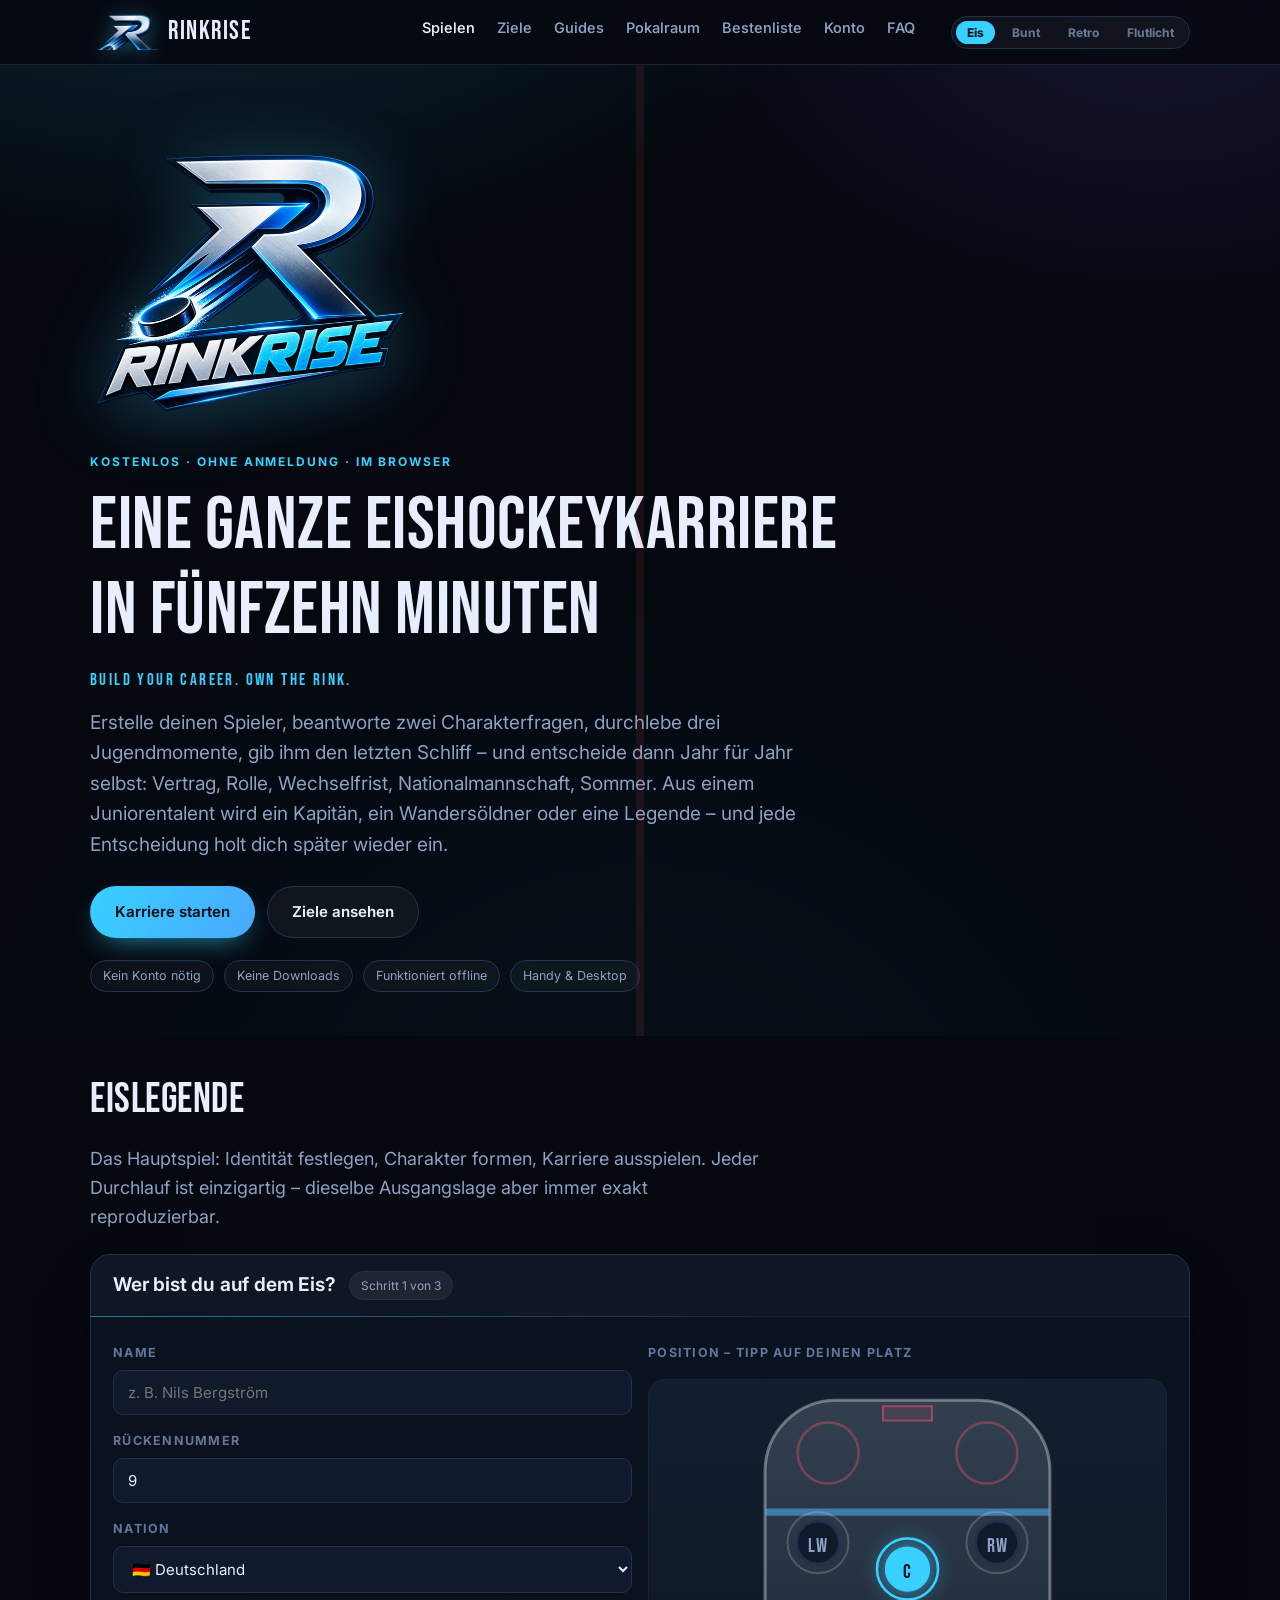
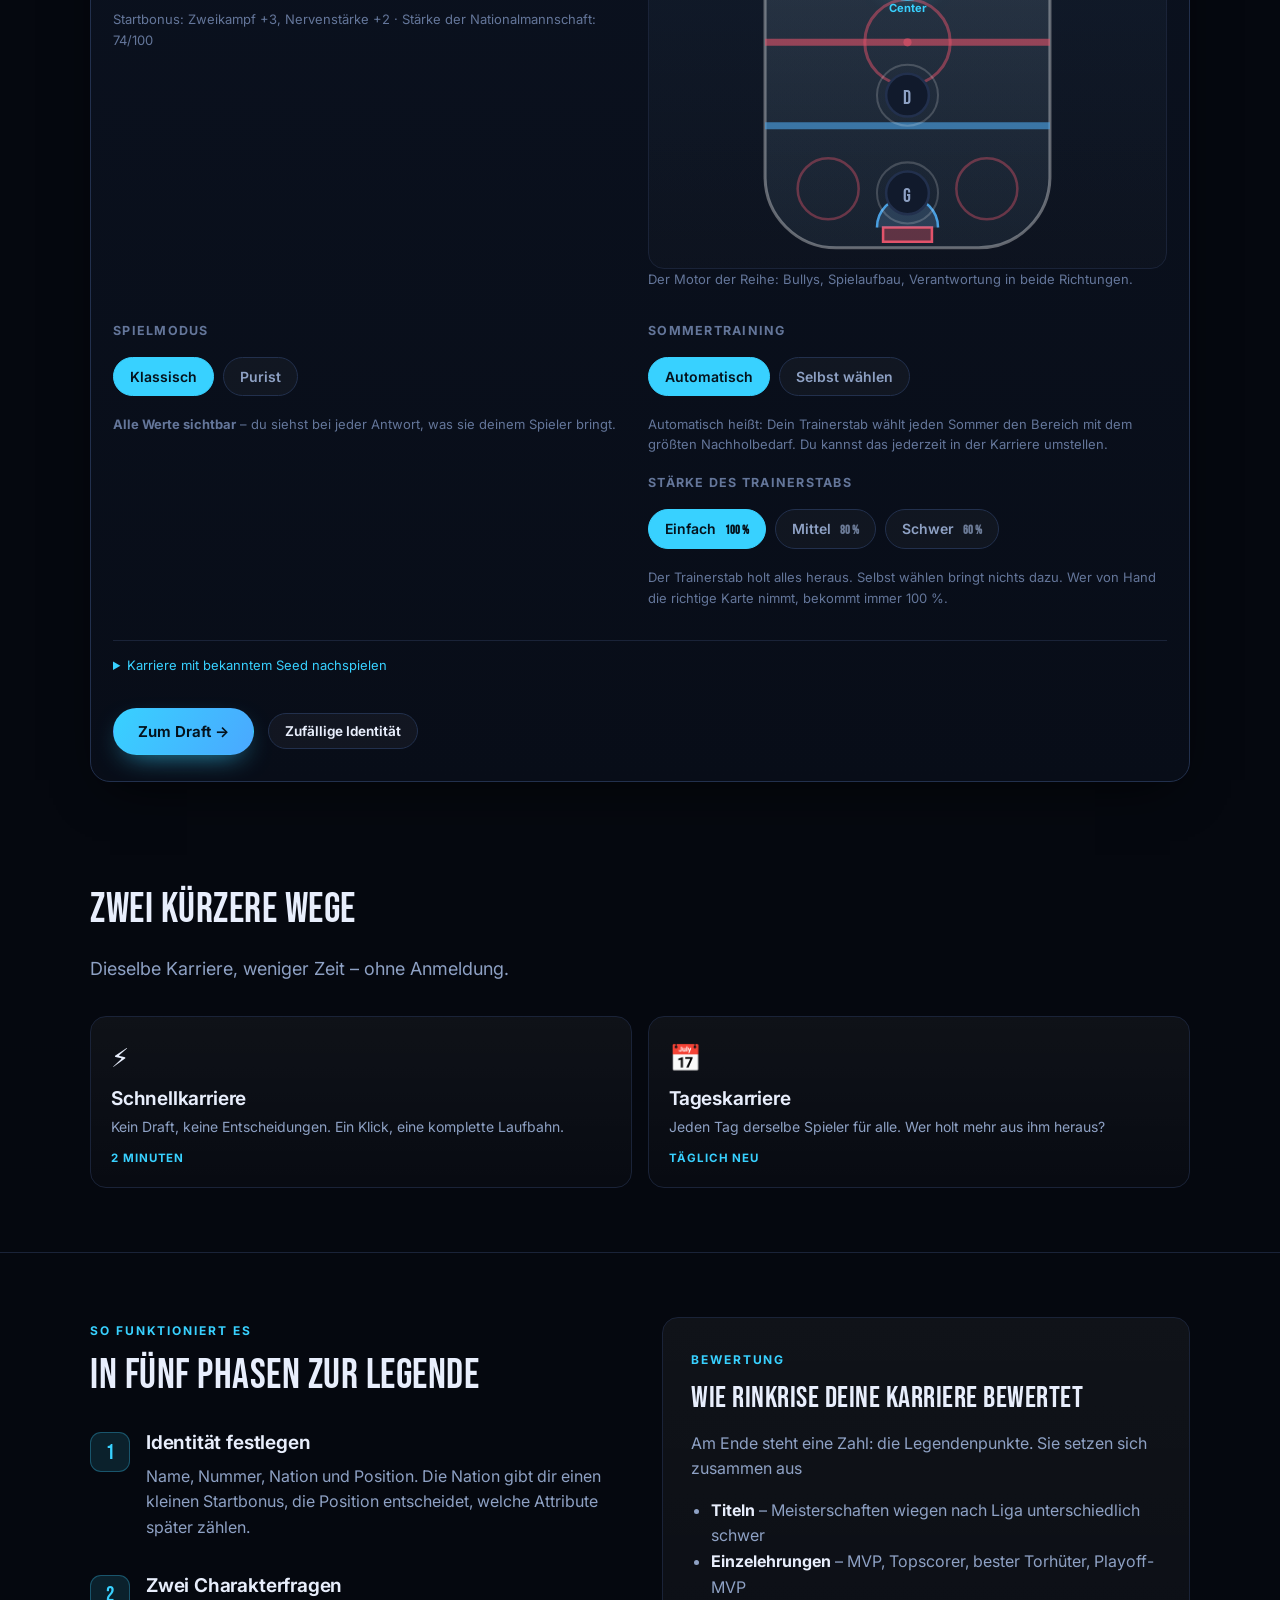
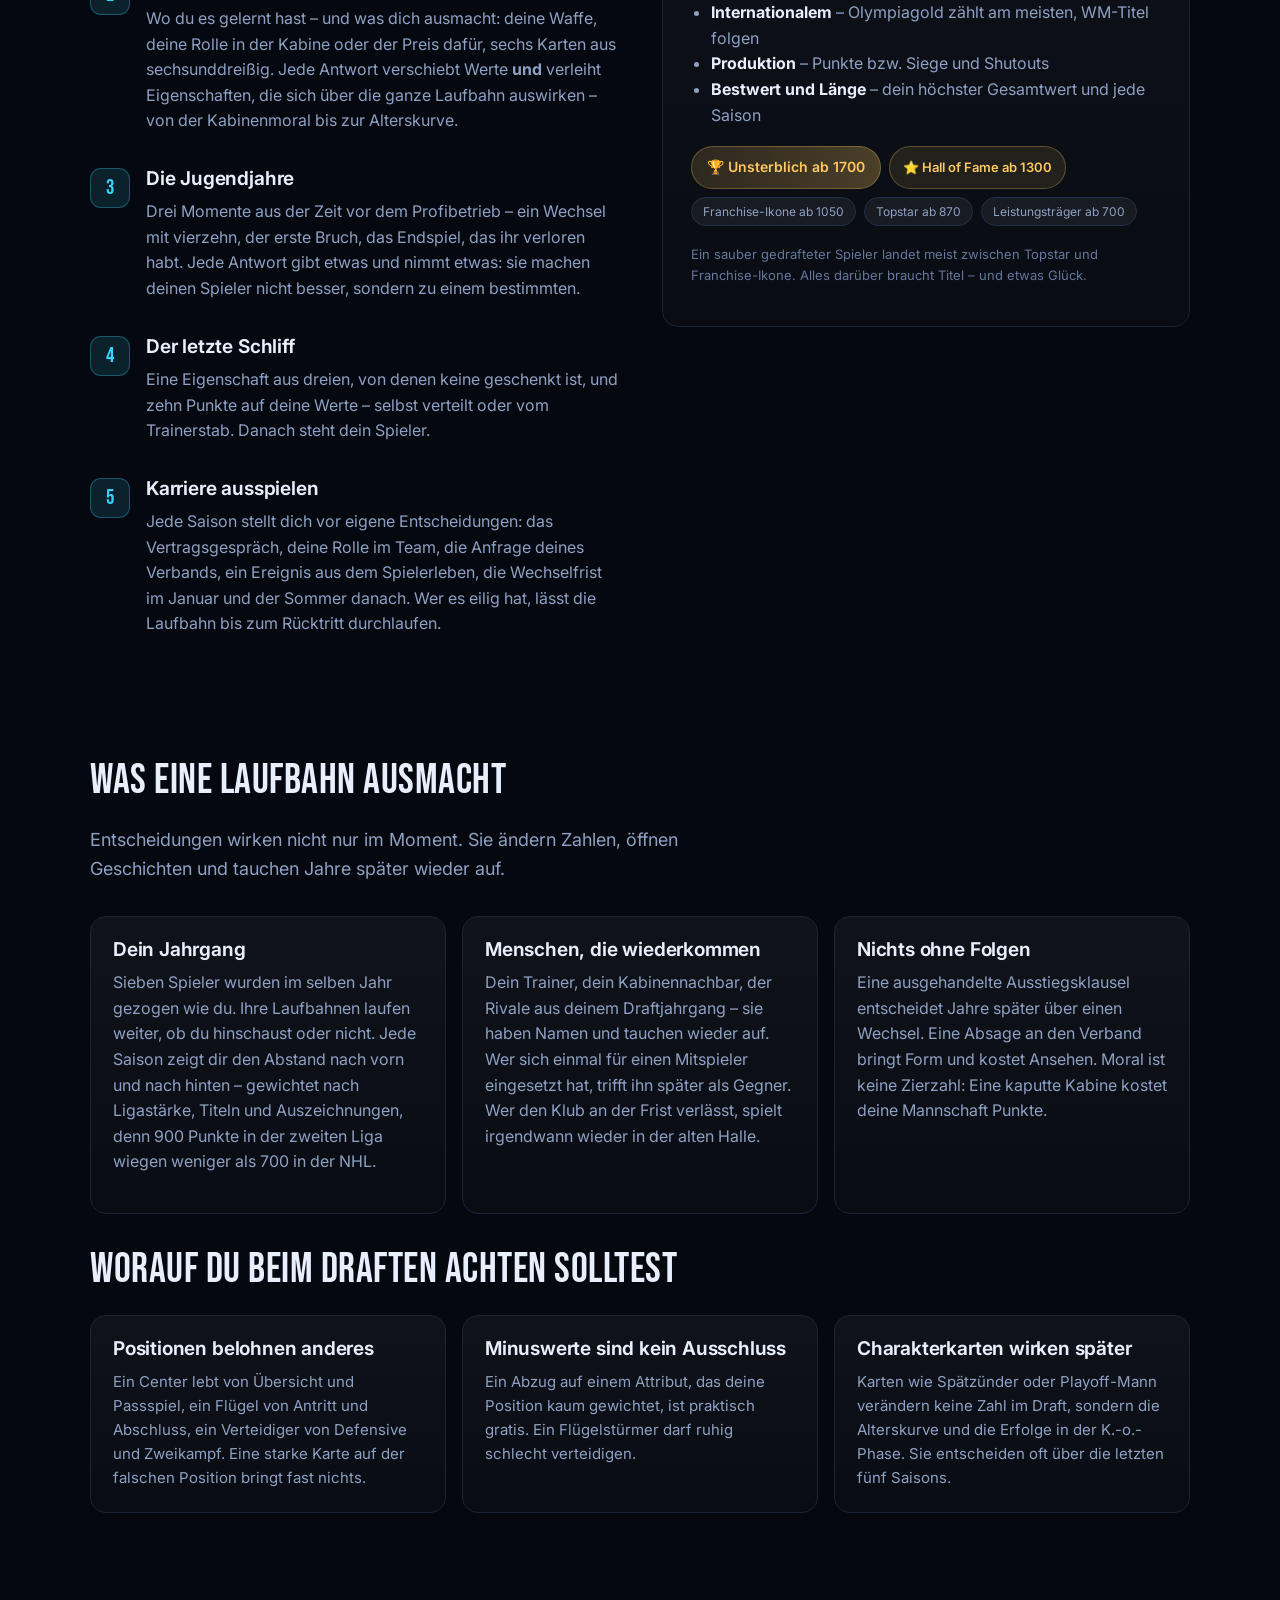
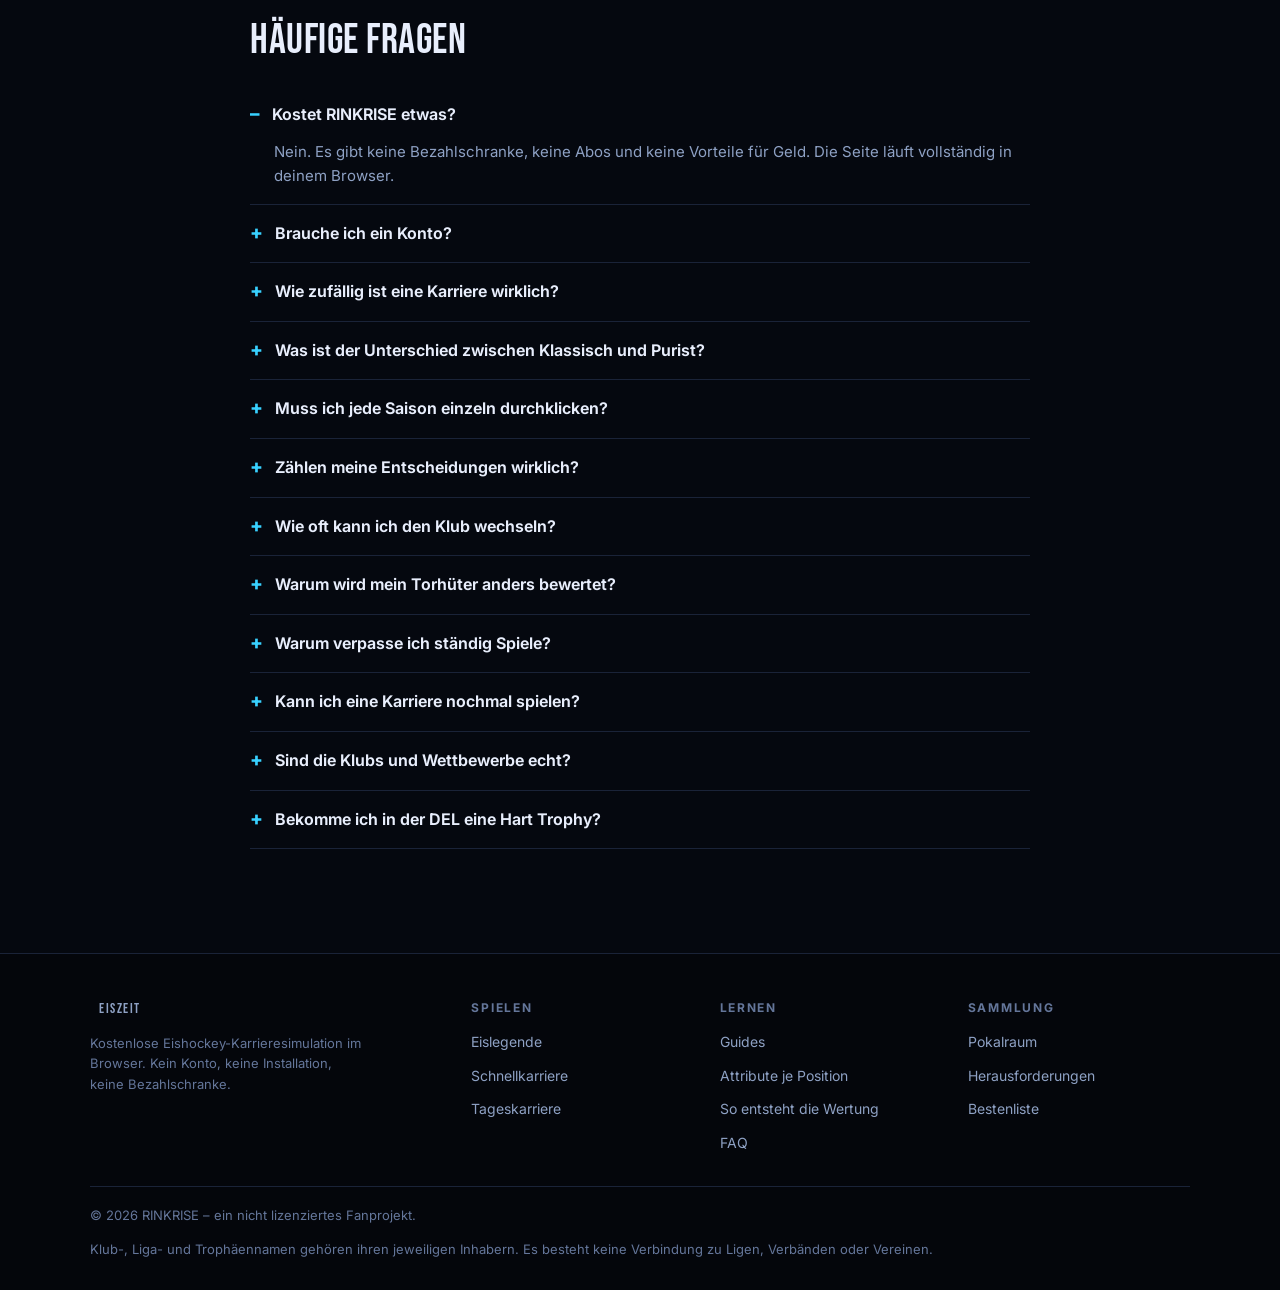
<file: index.html>
<!DOCTYPE html>
<html lang="de">
<head>
<meta charset="utf-8">
<meta name="viewport" content="width=device-width,initial-scale=1">
<title>RINKRISE – Eishockey-Karriere-Simulator kostenlos online spielen</title>
<meta name="description" content="RINKRISE ist ein kostenloser Eishockey-Karriere-Simulator im Browser: Spieler formen, Saison für Saison entscheiden und eine ganze Laufbahn mit Transfers, Toren, Pokalen und Rücktritt erleben. Ohne Anmeldung.">
<link rel="preconnect" href="https://fonts.googleapis.com">
<link rel="preconnect" href="https://fonts.gstatic.com" crossorigin>
<link href="https://fonts.googleapis.com/css2?family=Bebas+Neue&family=Inter:wght@400;500;600;700;800&display=swap" rel="stylesheet">
<link rel="stylesheet" href="assets/style.css?v=7d005ee4">

<!-- Als App auf dem Startbildschirm -->
<link rel="manifest" href="manifest.json?v=7d005ee4">
<meta name="theme-color" content="#0b1220">
<meta name="mobile-web-app-capable" content="yes">
<meta name="apple-mobile-web-app-capable" content="yes">
<meta name="apple-mobile-web-app-status-bar-style" content="black-translucent">
<meta name="apple-mobile-web-app-title" content="RINKRISE">
<link rel="apple-touch-icon" href="assets/app/apple-touch-icon.png">
<script>
/* Gespeichertes Thema sofort anwenden, damit nichts aufblitzt */
try{var t=localStorage.getItem('rinkrise.thema')||localStorage.getItem('eiszeit.thema')
        ||localStorage.getItem('puckero.thema');
    /* Liste hier und THEMEN in ui.js muessen dieselben Namen kennen. */
    if(t==='verspielt'||t==='retro'||t==='flutlicht')document.documentElement.setAttribute('data-thema',t);}catch(e){}
</script>

<link rel="icon" href="assets/app/marke-96.png?v=1" type="image/png">
</head>
<body data-nav="Spielen">
<div id="hdr"></div>

<!-- ================= HERO ================= -->
<section class="hero">
  <div class="rink-lines"></div>
  <div class="wrap">
    <img class="hero-logo" src="assets/rinkrise-640.webp" alt="RINKRISE"
         width="640" height="585" fetchpriority="high" decoding="async">
    <span class="eyebrow">Kostenlos · ohne Anmeldung · im Browser</span>
    <h1>Eine ganze Eishockey&shy;karriere<br>in fünfzehn Minuten</h1>
    <p class="claim">Build your career. Own the rink.</p>
    <p class="lead">Erstelle deinen Spieler, beantworte zwei Charakterfragen, durchlebe drei
      Jugendmomente, gib ihm den letzten Schliff – und entscheide dann Jahr für Jahr selbst: Vertrag, Rolle, Wechselfrist,
      Nationalmannschaft, Sommer.
      Aus einem Juniorentalent wird ein Kapitän, ein Wandersöldner oder eine Legende –
      und jede Entscheidung holt dich später wieder ein.</p>
    <div class="hero-cta">
      <a class="btn btn-primary" href="#spielen">Karriere starten</a>
      <a class="btn btn-ghost" href="herausforderungen.html">Ziele ansehen</a>
    </div>
    <div class="badges">
      <span class="badge">Kein Konto nötig</span>
      <span class="badge">Keine Downloads</span>
      <span class="badge">Funktioniert offline</span>
      <span class="badge">Handy &amp; Desktop</span>
    </div>
  </div>
</section>

<!-- ================= SPIEL ================= -->
<section class="block tight" id="spielen" data-spielflaeche>
  <div class="wrap">
    <h2>Eislegende</h2>
    <p class="lead" style="margin-bottom:22px">Das Hauptspiel: Identität festlegen, Charakter formen,
      Karriere ausspielen. Jeder Durchlauf ist einzigartig – dieselbe Ausgangslage aber immer
      exakt reproduzierbar.</p>
    <div class="panel" id="game"></div>
  </div>
</section>

<!-- ================= WEITERE SPIELE ================= -->
<section class="block" id="spiele">
  <div class="wrap">
    <h2>Zwei kürzere Wege</h2>
    <p class="lead">Dieselbe Karriere, weniger Zeit – ohne Anmeldung.</p>
    <div class="grid g2 mt-l">
      <a class="tile" href="schnellkarriere.html">
        <div class="ico">⚡</div><h3>Schnellkarriere</h3>
        <p>Kein Draft, keine Entscheidungen. Ein Klick, eine komplette Laufbahn.</p>
        <span class="time">2 Minuten</span>
      </a>
      <a class="tile" href="taeglich.html">
        <div class="ico">📅</div><h3>Tageskarriere</h3>
        <p>Jeden Tag derselbe Spieler für alle. Wer holt mehr aus ihm heraus?</p>
        <span class="time">Täglich neu</span>
      </a>
    </div>
  </div>
</section>

<hr class="divider">

<!-- ================= SO SPIELST DU ================= -->
<section class="block" id="anleitung">
  <div class="wrap">
    <div class="grid g2" style="gap:44px;align-items:start">
      <div>
        <span class="eyebrow">So funktioniert es</span>
        <h2>In fünf Phasen zur Legende</h2>
        <div class="steps mt-l">
          <div class="step">
            <h3>Identität festlegen</h3>
            <p style="color:var(--muted)">Name, Nummer, Nation und Position. Die Nation gibt dir einen
              kleinen Startbonus, die Position entscheidet, welche Attribute später zählen.</p>
          </div>
          <div class="step">
            <h3>Zwei Charakterfragen</h3>
            <p style="color:var(--muted)">Wo du es gelernt hast – und was dich ausmacht: deine Waffe, deine Rolle in der Kabine oder der Preis dafür, sechs Karten aus sechsunddreißig.
              Jede Antwort verschiebt Werte <b>und</b> verleiht Eigenschaften, die sich über die
              ganze Laufbahn auswirken – von der Kabinenmoral bis zur Alterskurve.</p>
          </div>
          <div class="step">
            <h3>Die Jugendjahre</h3>
            <p style="color:var(--muted)">Drei Momente aus der Zeit vor dem Profibetrieb –
              ein Wechsel mit vierzehn, der erste Bruch, das Endspiel, das ihr verloren habt.
              Jede Antwort gibt etwas und nimmt etwas: sie machen deinen Spieler nicht besser,
              sondern zu einem bestimmten.</p>
          </div>
          <div class="step">
            <h3>Der letzte Schliff</h3>
            <p style="color:var(--muted)">Eine Eigenschaft aus dreien, von denen keine geschenkt ist,
              und zehn Punkte auf deine Werte – selbst verteilt oder vom Trainerstab.
              Danach steht dein Spieler.</p>
          </div>
          <div class="step">
            <h3>Karriere ausspielen</h3>
            <p style="color:var(--muted)">Jede Saison stellt dich vor eigene Entscheidungen:
              das Vertragsgespräch, deine Rolle im Team, die Anfrage deines Verbands, ein
              Ereignis aus dem Spielerleben, die Wechselfrist im Januar und der Sommer danach.
              Wer es eilig hat, lässt die Laufbahn bis zum Rücktritt durchlaufen.</p>
          </div>
        </div>
      </div>
      <div class="card pad-lg">
        <span class="eyebrow">Bewertung</span>
        <h3 style="font-family:var(--display);font-size:30px;font-weight:400;letter-spacing:.5px">
          Wie RINKRISE deine Karriere bewertet</h3>
        <p style="color:var(--muted)">Am Ende steht eine Zahl: die Legendenpunkte. Sie setzen sich zusammen aus</p>
        <ul style="color:var(--muted);padding-left:20px;margin:0 0 18px">
          <li><b style="color:var(--text)">Titeln</b> – Meisterschaften wiegen nach Liga unterschiedlich schwer</li>
          <li><b style="color:var(--text)">Einzelehrungen</b> – MVP, Topscorer, bester Torhüter, Playoff-MVP</li>
          <li><b style="color:var(--text)">Internationalem</b> – Olympiagold zählt am meisten, WM-Titel folgen</li>
          <li><b style="color:var(--text)">Produktion</b> – Punkte bzw. Siege und Shutouts</li>
          <li><b style="color:var(--text)">Bestwert und Länge</b> – dein höchster Gesamtwert und jede Saison</li>
        </ul>
        <div class="trophy-list">
          <span class="trophy gross">🏆 Unsterblich ab 1700</span>
          <span class="trophy">⭐ Hall of Fame ab 1300</span>
          <span class="pill">Franchise-Ikone ab 1050</span>
          <span class="pill">Topstar ab 870</span>
          <span class="pill">Leistungsträger ab 700</span>
        </div>
        <p class="small mt">Ein sauber gedrafteter Spieler landet meist zwischen Topstar und
          Franchise-Ikone. Alles darüber braucht Titel – und etwas Glück.</p>
      </div>
    </div>
  </div>
</section>

<!-- ================= TAKTIK ================= -->
<section class="block tight">
  <div class="wrap">
    <h2>Was eine Laufbahn ausmacht</h2>
    <p class="lead">Entscheidungen wirken nicht nur im Moment. Sie ändern Zahlen,
      öffnen Geschichten und tauchen Jahre später wieder auf.</p>

    <div class="grid g3 mt-l">
      <div class="card">
        <h3>Dein Jahrgang</h3>
        <p style="color:var(--muted)">Sieben Spieler wurden im selben Jahr gezogen wie du.
          Ihre Laufbahnen laufen weiter, ob du hinschaust oder nicht. Jede Saison zeigt dir
          den Abstand nach vorn und nach hinten – gewichtet nach Ligastärke, Titeln und
          Auszeichnungen, denn 900 Punkte in der zweiten Liga wiegen weniger als 700 in
          der NHL.</p>
      </div>
      <div class="card">
        <h3>Menschen, die wiederkommen</h3>
        <p style="color:var(--muted)">Dein Trainer, dein Kabinennachbar, der Rivale aus
          deinem Draftjahrgang – sie haben Namen und tauchen wieder auf. Wer sich einmal
          für einen Mitspieler eingesetzt hat, trifft ihn später als Gegner. Wer den Klub
          an der Frist verlässt, spielt irgendwann wieder in der alten Halle.</p>
      </div>
      <div class="card">
        <h3>Nichts ohne Folgen</h3>
        <p style="color:var(--muted)">Eine ausgehandelte Ausstiegsklausel entscheidet Jahre
          später über einen Wechsel. Eine Absage an den Verband bringt Form und kostet
          Ansehen. Moral ist keine Zierzahl: Eine kaputte Kabine kostet deine Mannschaft
          Punkte.</p>
      </div>
    </div>

    <h2 class="mt-l">Worauf du beim Draften achten solltest</h2>
    <div class="grid g3 mt">
      <div class="card">
        <h3>Positionen belohnen anderes</h3>
        <p style="color:var(--muted);font-size:15px;margin:0">Ein Center lebt von Übersicht und Passspiel,
          ein Flügel von Antritt und Abschluss, ein Verteidiger von Defensive und Zweikampf.
          Eine starke Karte auf der falschen Position bringt fast nichts.</p>
      </div>
      <div class="card">
        <h3>Minuswerte sind kein Ausschluss</h3>
        <p style="color:var(--muted);font-size:15px;margin:0">Ein Abzug auf einem Attribut, das deine Position
          kaum gewichtet, ist praktisch gratis. Ein Flügelstürmer darf ruhig schlecht verteidigen.</p>
      </div>
      <div class="card">
        <h3>Charakterkarten wirken später</h3>
        <p style="color:var(--muted);font-size:15px;margin:0">Karten wie Spätzünder oder Playoff-Mann
          verändern keine Zahl im Draft, sondern die Alterskurve und die Erfolge in der K.-o.-Phase.
          Sie entscheiden oft über die letzten fünf Saisons.</p>
      </div>
    </div>
  </div>
</section>

<!-- ================= FAQ ================= -->
<section class="block" id="faq">
  <div class="wrap narrow">
    <h2>Häufige Fragen</h2>

    <details class="faq" open><summary>Kostet RINKRISE etwas?</summary>
      <p>Nein. Es gibt keine Bezahlschranke, keine Abos und keine Vorteile für Geld.
        Die Seite läuft vollständig in deinem Browser.</p></details>

    <details class="faq"><summary>Brauche ich ein Konto?</summary>
      <p>Nein. Es gibt keine Registrierung. Abgeschlossene Karrieren werden nur lokal in deinem Browser
        gespeichert und verlassen dein Gerät nicht.</p></details>

    <details class="faq"><summary>Wie zufällig ist eine Karriere wirklich?</summary>
      <p>Jede Karriere hängt an einem Startwert, dem Seed. Gleicher Seed und gleiche Draftentscheidungen
        ergeben immer dieselbe Laufbahn. Der Zufall ist also reproduzierbar, nicht willkürlich.</p></details>

    <details class="faq"><summary>Was ist der Unterschied zwischen Klassisch und Purist?</summary>
      <p>Im klassischen Modus siehst du bei jeder Antwort, was sie deinem Spieler bringt,
        dazu deine Werte und deine Gesamtwertung in jeder Saison. Im Puristenmodus gibt es
        keine Zahlen: Du entscheidest allein nach Spielstil und Charakter und siehst deine
        Werte erst am Karriereende.</p></details>

    <details class="faq"><summary>Muss ich jede Saison einzeln durchklicken?</summary>
      <p>Nein. Nach dem Draft wählst du zwischen „Saison für Saison“ und „Bis zum Rücktritt“.
        Auch mitten in einer Laufbahn kannst du jederzeit auf automatisch umschalten.</p></details>

    <details class="faq"><summary>Zählen meine Entscheidungen wirklich?</summary>
      <p>Ja, und zwar über Jahre. Eine ausgehandelte Ausstiegsklausel entscheidet später
        darüber, ob du den Klub an der Wechselfrist verlassen kannst. Wer sich für einen
        Mitspieler einsetzt, trifft ihn Jahre danach als Gegner. Eine Absage an den Verband
        bringt Form für die Klubsaison und kostet Ansehen. Und Moral ist keine Zierzahl:
        Sie geht direkt in die Stärke deiner Mannschaft ein. Am Karriereende siehst du
        unter &#8222;Was deine Laufbahn geprägt hat&#8220;, welche Entscheidungen getragen
        haben und welche nicht.</p></details>

    <details class="faq"><summary>Wie oft kann ich den Klub wechseln?</summary>
      <p>Jeder Vertrag läuft ein bis vier Jahre. Erst danach bekommst du neue Angebote –
        es sei denn, deine Leistung fällt unter das Niveau der Liga oder ein deutlich größerer
        Klub kauft dich vorzeitig heraus.</p></details>

    <details class="faq"><summary>Warum wird mein Torhüter anders bewertet?</summary>
      <p>Torhüter haben eigene Attribute wie Reflexe, Stellungsspiel und Rebound-Kontrolle
        und eine eigene Statistik mit Fangquote, Gegentorschnitt und Shutouts.
        Ihre Legendenpunkte entstehen aus Siegen und Shutouts statt aus Toren.</p></details>

    <details class="faq"><summary>Warum verpasse ich ständig Spiele?</summary>
      <p>Verletzungen sind Teil der Simulation und werden mit dem Alter wahrscheinlicher.
        Die Eigenschaft Eisenmann senkt das Risiko deutlich und verkürzt Ausfälle. Im Sommer kannst du zusätzlich auf Erholung setzen und angesammelten Verschleiß abbauen.</p></details>

    <details class="faq"><summary>Kann ich eine Karriere nochmal spielen?</summary>
      <p>Ja. Im Pokalraum steht bei jeder gespeicherten Karriere ein „Nachspielen“-Knopf.
        Er öffnet den Draft mit demselben Seed, sodass dir dieselben Karten in derselben
        Reihenfolge angeboten werden – mit anderen Entscheidungen und anderem Ausgang.</p></details>

    <details class="faq"><summary>Sind die Klubs und Wettbewerbe echt?</summary>
      <p>Die Namen ja – NHL, DEL, SHL, Liiga, National League, KHL und Extraliga mit ihren echten
        Vereinen, dazu Stanley Cup, Gagarin Cup, Hart Trophy und Vezina Trophy.
        Die Stärkewerte der Klubs sind dagegen unsere eigene Einschätzung für die Simulation
        und keine Aussage über die reale Leistungsfähigkeit. RINKRISE ist ein nicht lizenziertes
        Fanprojekt ohne Verbindung zu Ligen, Verbänden oder Vereinen.</p></details>

    <details class="faq"><summary>Bekomme ich in der DEL eine Hart Trophy?</summary>
      <p>Nein. Auszeichnungen tragen den Namen der jeweiligen Liga: In der NHL gewinnst du
        Hart, Art Ross, Norris oder Vezina, in Europa die entsprechenden Ligaehrungen.
        Dazu kommen Champions Hockey League, Spengler Cup, WM und Olympia.</p></details>
  </div>
</section>

<div id="ftr"></div>

<script src="assets/data.js?v=7d005ee4"></script>
<script src="assets/draft.js?v=7d005ee4"></script>
<!-- Der Kontozugang: ohne ihn kann die Spielseite weder eine
     abgeschlossene Laufbahn in die Datenbank schreiben noch den
     Eintrag in die Bestenliste anbieten. Er war hier nie geladen,
     und damit lief der Speicheraufruf der Engine ins Leere. -->
<script src="assets/konto-config.js?v=7d005ee4"></script>
<script src="assets/konto.js?v=7d005ee4"></script>
<script src="assets/engine.js?v=7d005ee4"></script>
<script src="assets/ereignisse.js?v=7d005ee4"></script>
<script src="assets/wappen.js?v=7d005ee4"></script>
<script src="assets/ui.js?v=7d005ee4"></script>
<script src="assets/game.js?v=7d005ee4"></script>
<script>
  const urlSeed = new URLSearchParams(location.search).get('seed');
  CareerGame(document.getElementById('game'), { startSeed: urlSeed || null });
  if (urlSeed) document.getElementById('spielen').scrollIntoView();
</script>
</body>
</html>
</file>
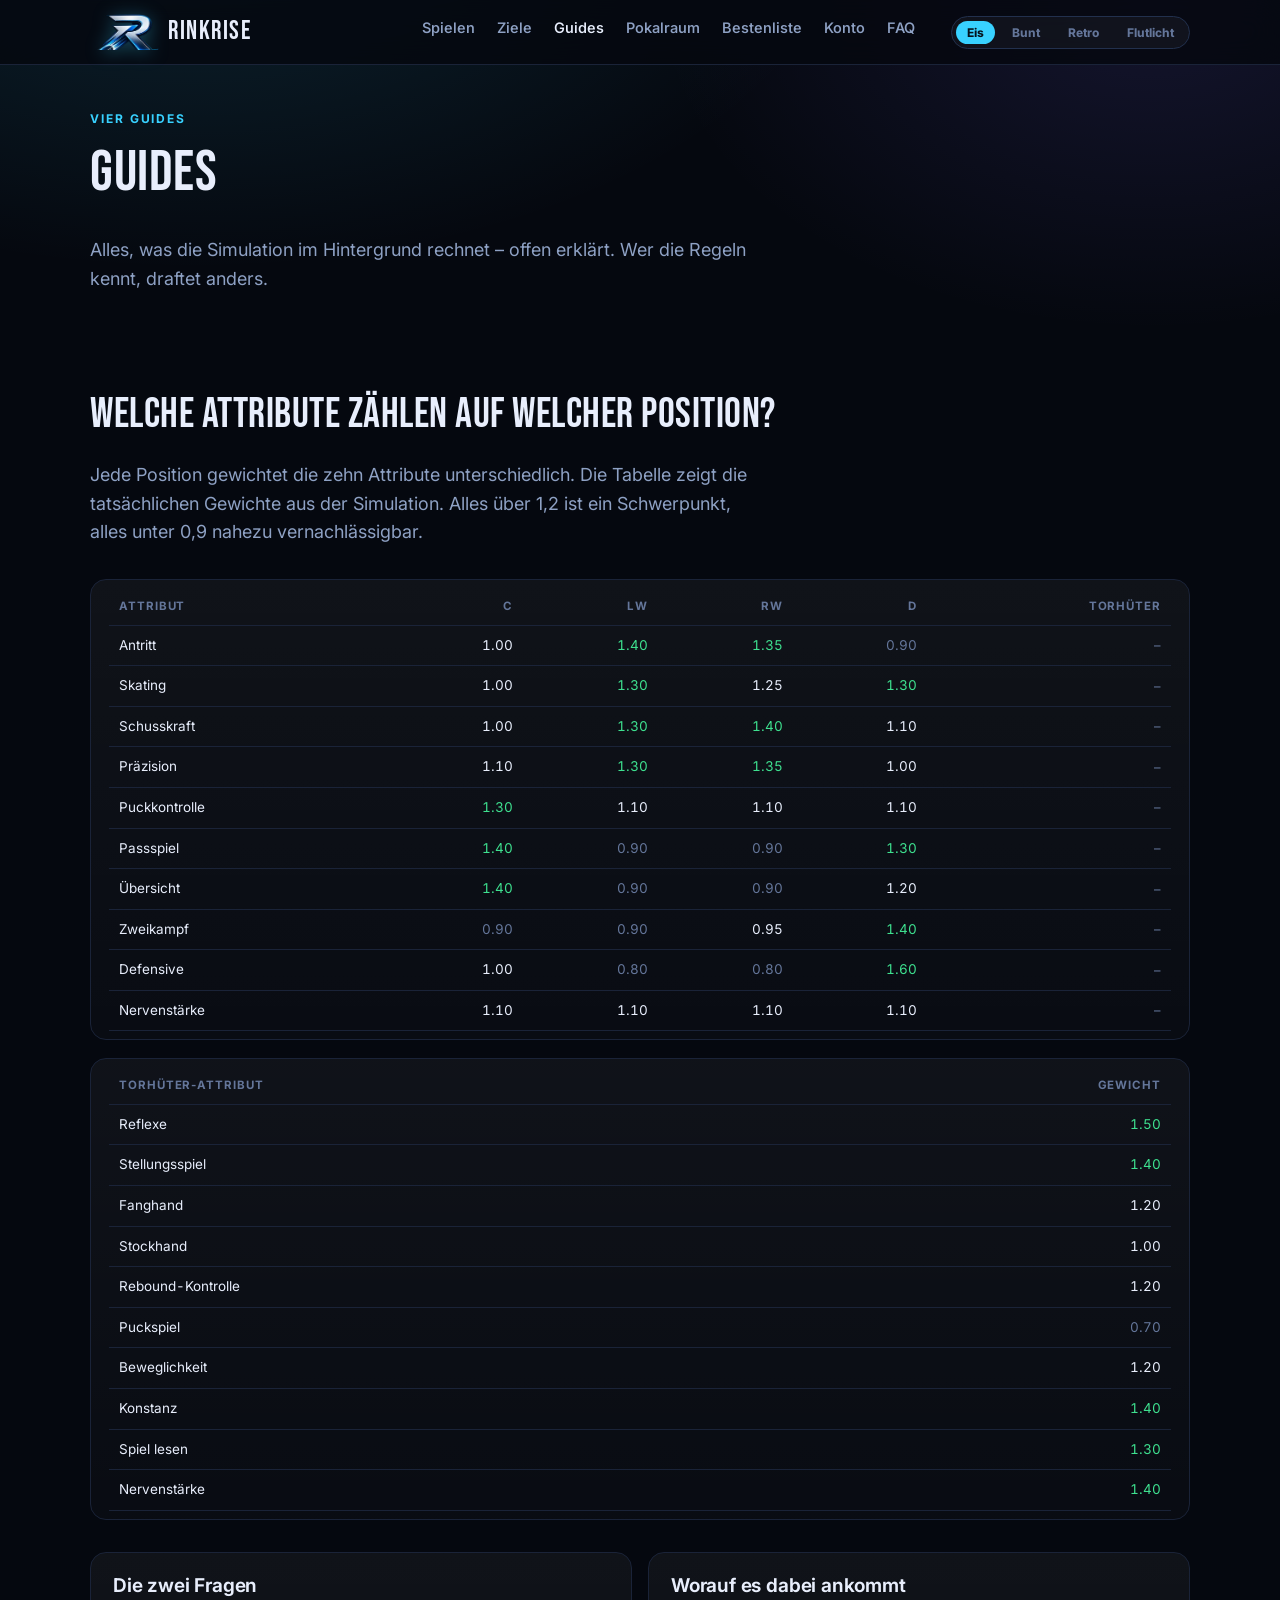
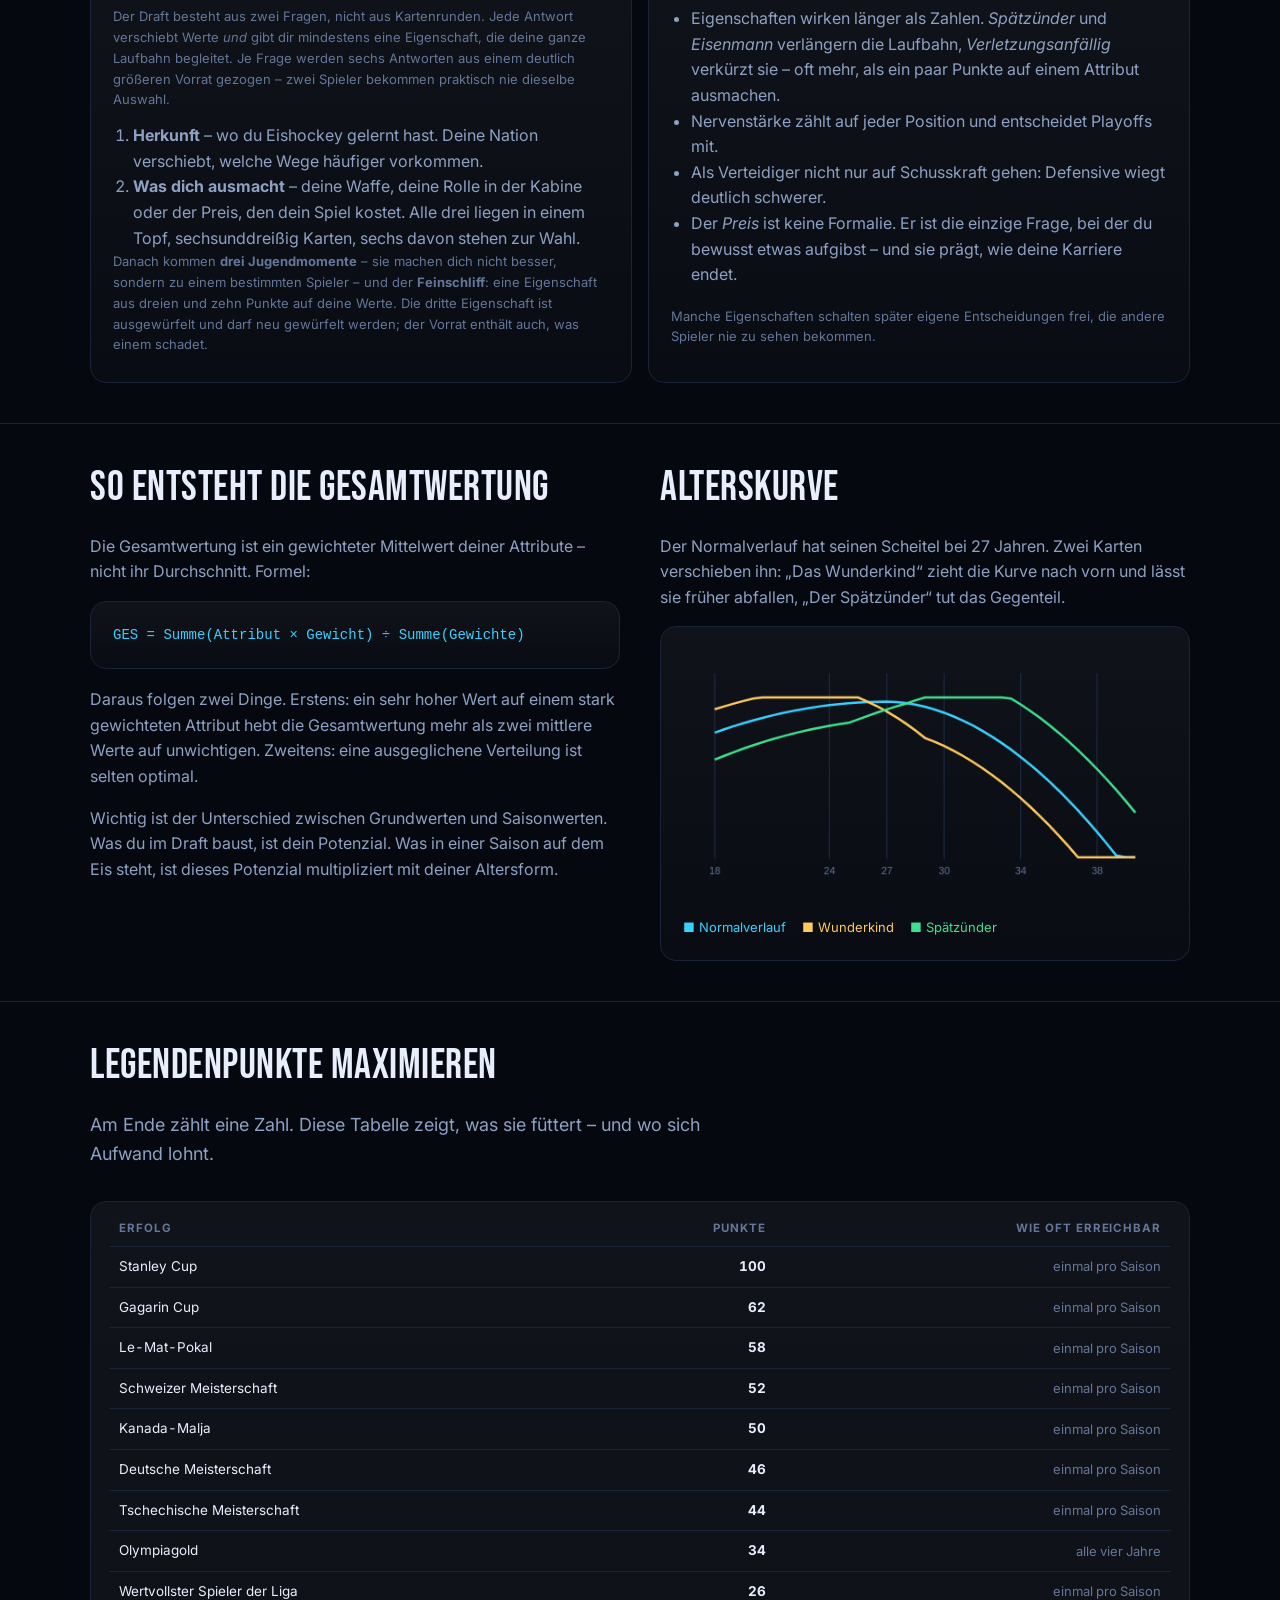
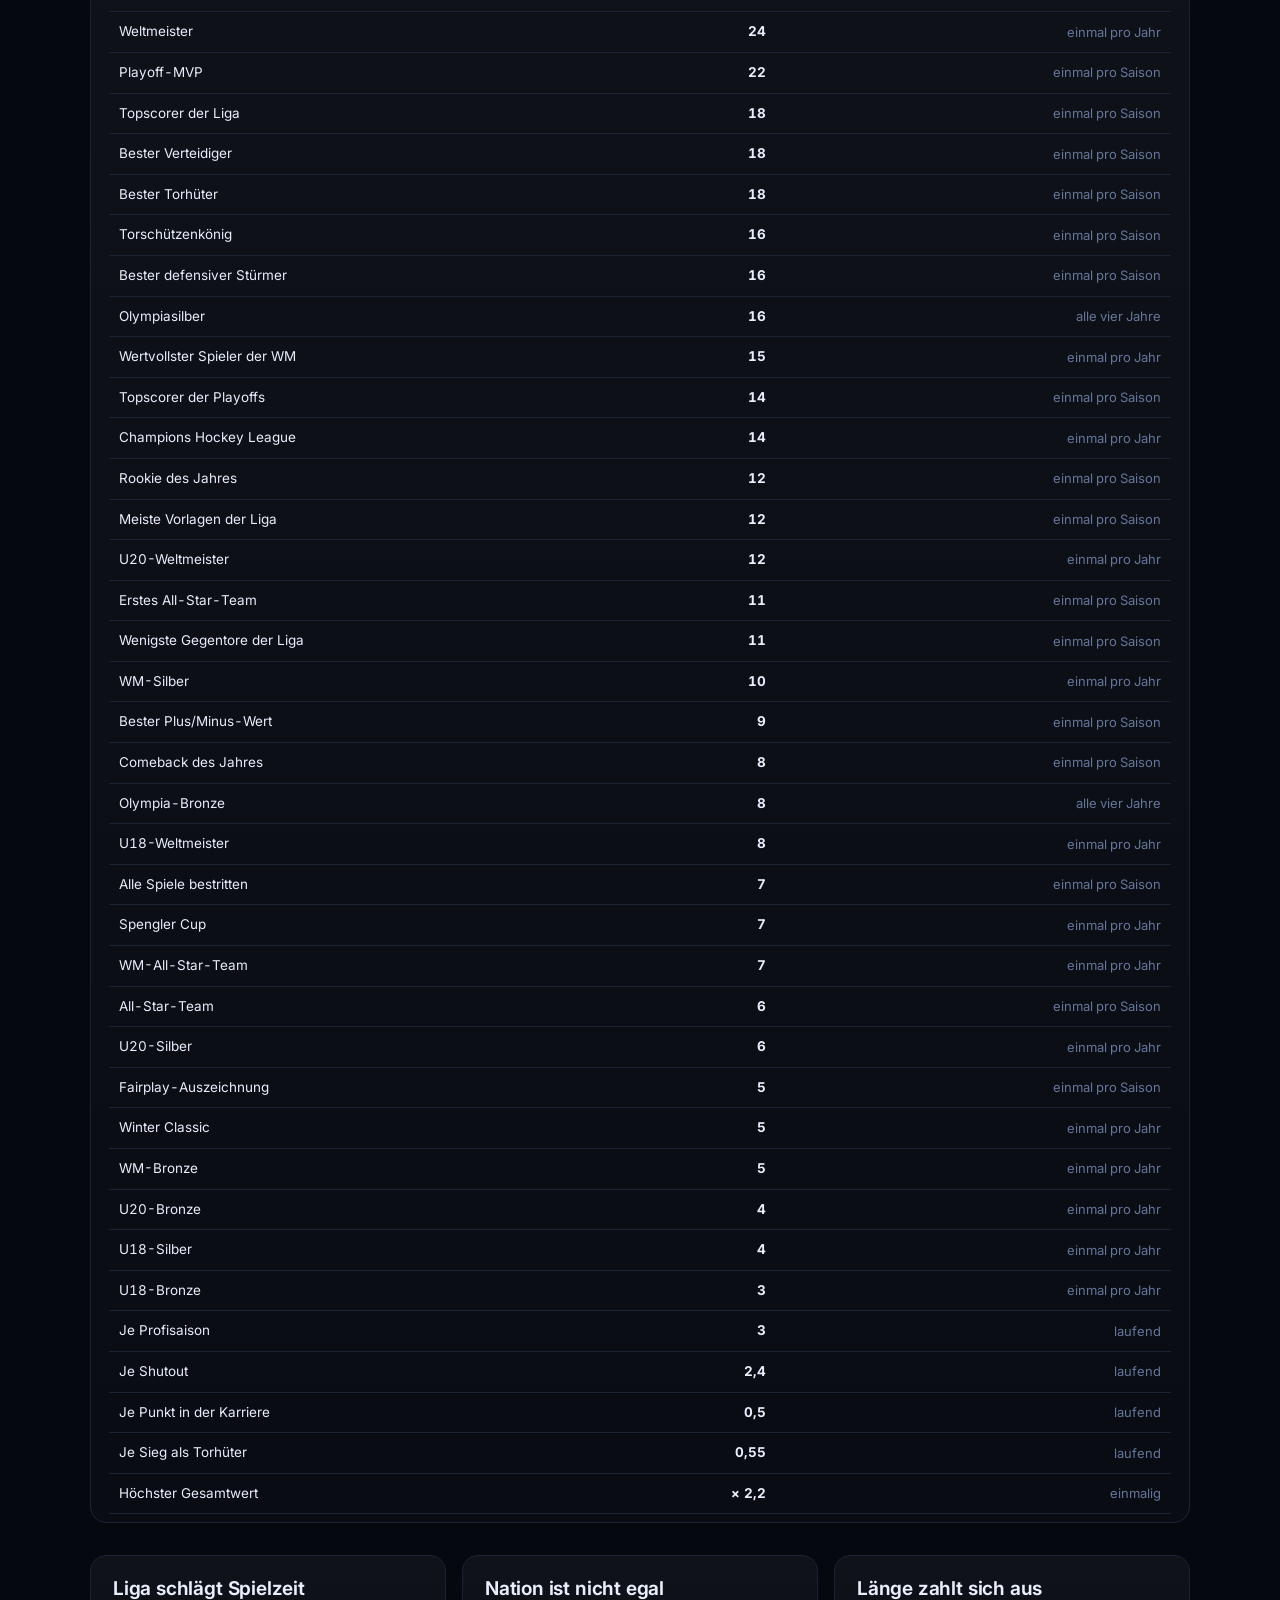
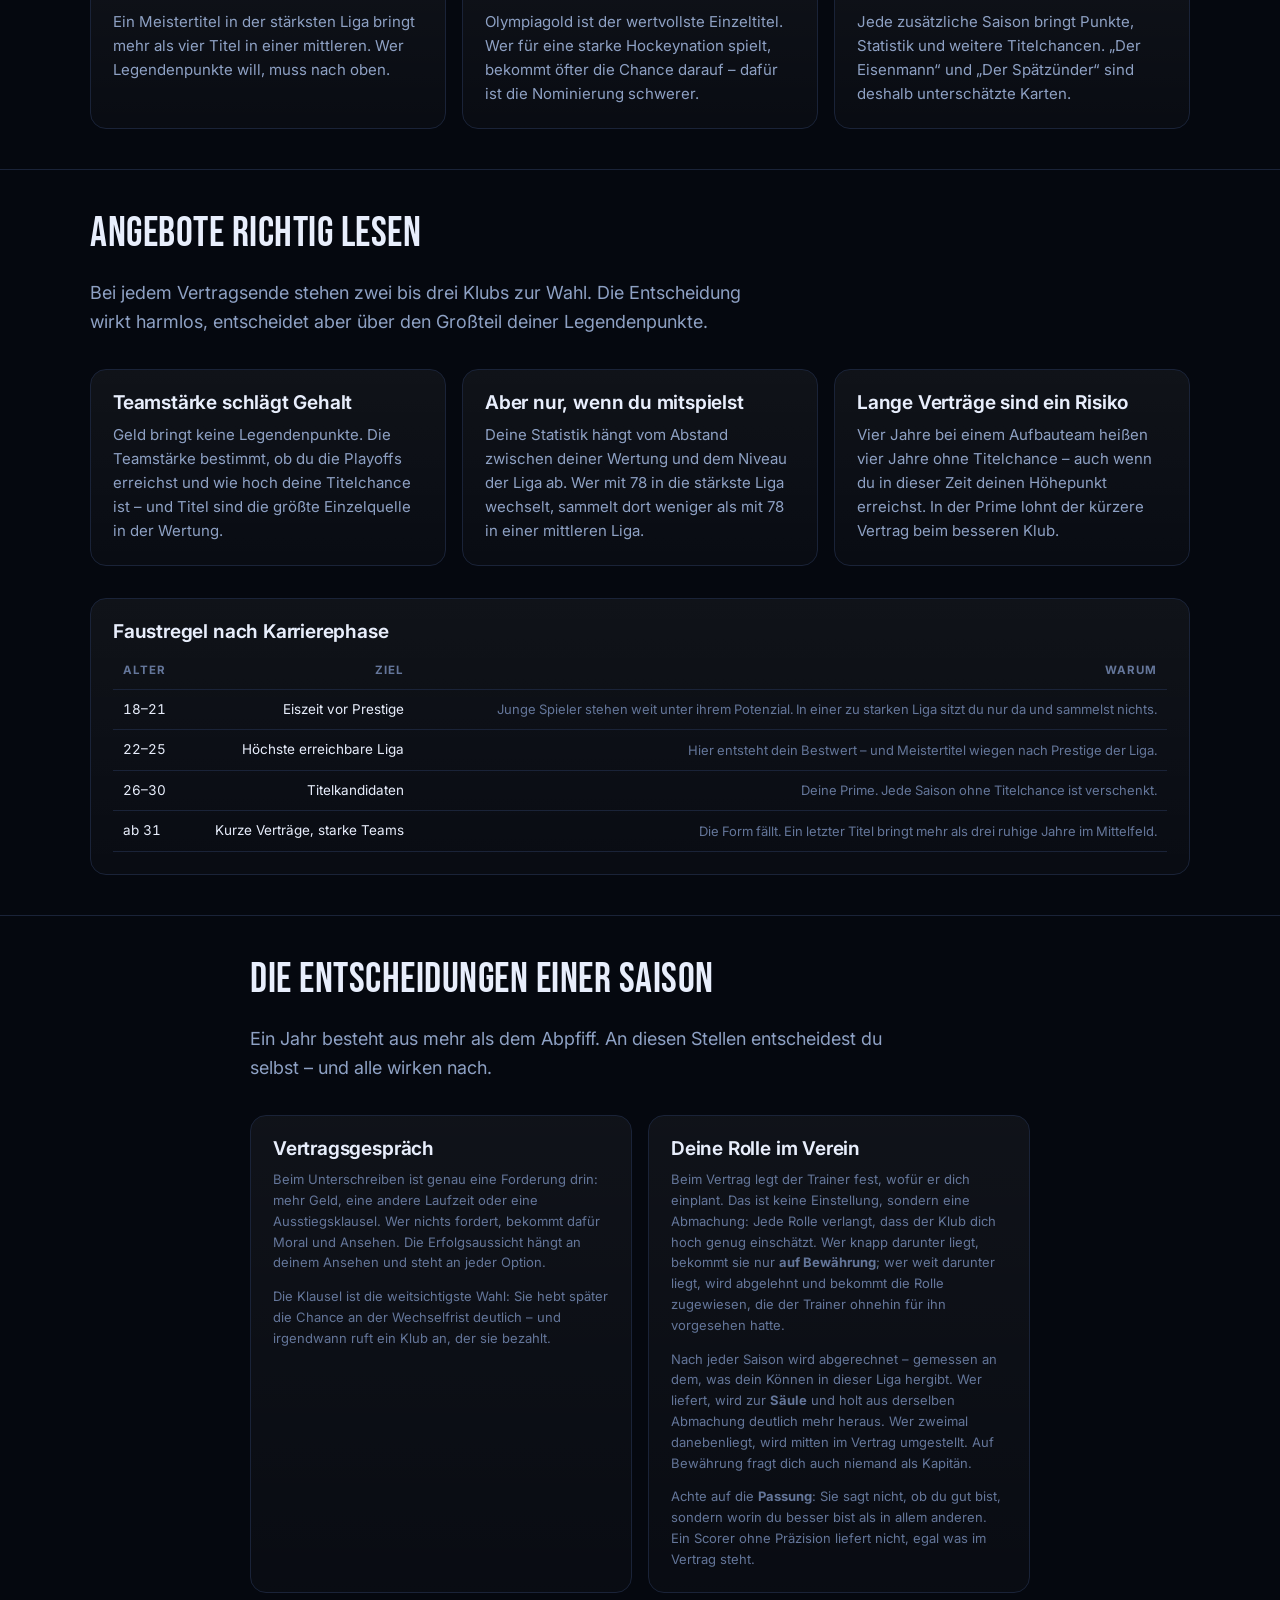
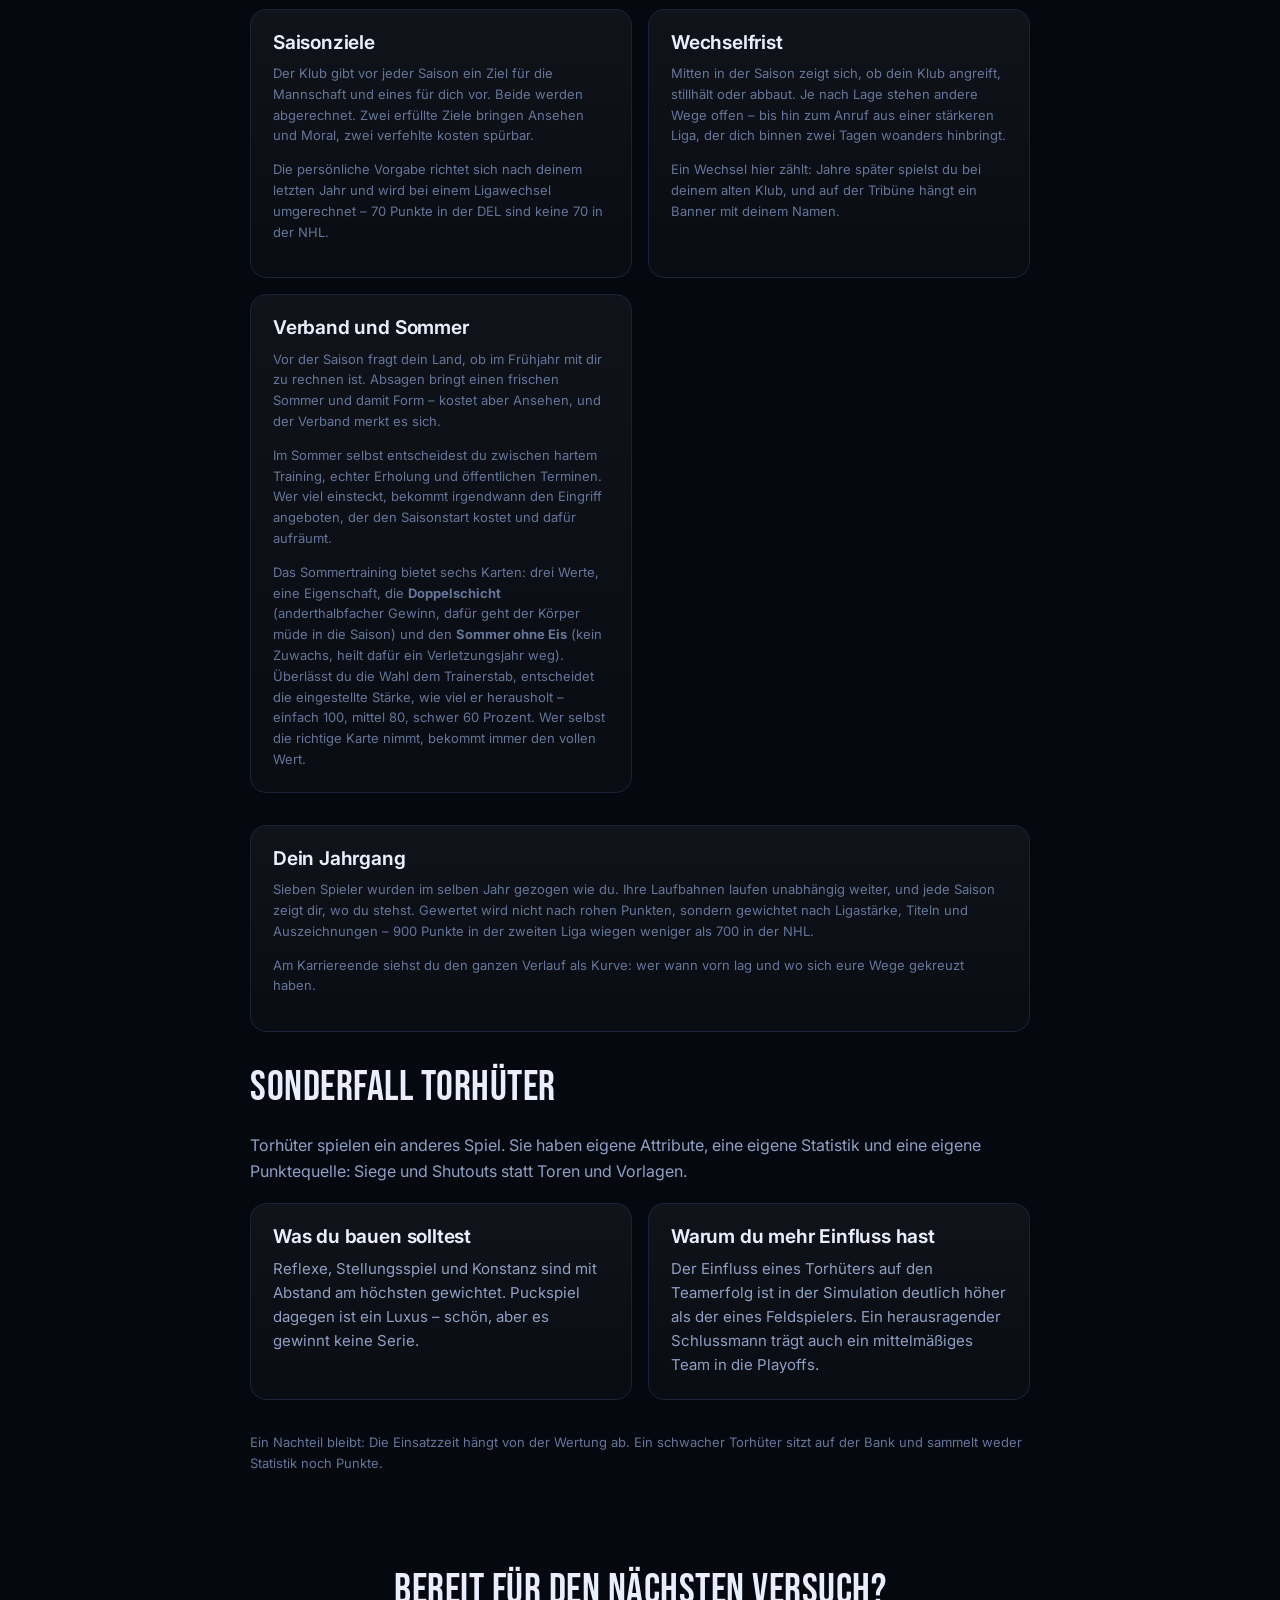
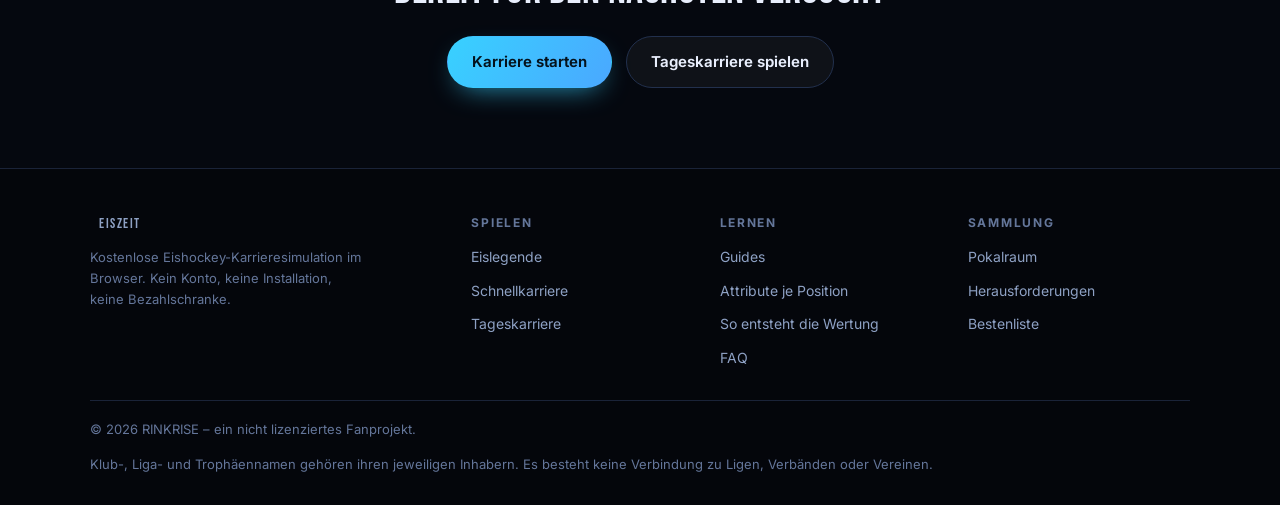
<file: guides.html>
<!DOCTYPE html>
<html lang="de">
<head>
<meta charset="utf-8">
<meta name="viewport" content="width=device-width,initial-scale=1">
<title>Guides – besser draften, länger spielen | RINKRISE</title>
<meta name="description" content="RINKRISE-Guides: welche Attribute je Position zählen, wie die Gesamtwertung entsteht, wie Alterskurve und Verletzungen wirken und wie man Legendenpunkte maximiert.">
<link rel="preconnect" href="https://fonts.googleapis.com">
<link rel="preconnect" href="https://fonts.gstatic.com" crossorigin>
<link href="https://fonts.googleapis.com/css2?family=Bebas+Neue&family=Inter:wght@400;500;600;700;800&display=swap" rel="stylesheet">
<link rel="stylesheet" href="assets/style.css?v=7d005ee4">

<!-- Als App auf dem Startbildschirm -->
<link rel="manifest" href="manifest.json?v=7d005ee4">
<meta name="theme-color" content="#0b1220">
<meta name="mobile-web-app-capable" content="yes">
<meta name="apple-mobile-web-app-capable" content="yes">
<meta name="apple-mobile-web-app-status-bar-style" content="black-translucent">
<meta name="apple-mobile-web-app-title" content="RINKRISE">
<link rel="apple-touch-icon" href="assets/app/apple-touch-icon.png">
<script>
/* Gespeichertes Thema sofort anwenden, damit nichts aufblitzt */
try{var t=localStorage.getItem('rinkrise.thema')||localStorage.getItem('eiszeit.thema')
        ||localStorage.getItem('puckero.thema');
    /* Liste hier und THEMEN in ui.js muessen dieselben Namen kennen. */
    if(t==='verspielt'||t==='retro'||t==='flutlicht')document.documentElement.setAttribute('data-thema',t);}catch(e){}
</script>

<link rel="icon" href="assets/app/marke-96.png?v=1" type="image/png">
</head>
<body data-nav="Guides">
<div id="hdr"></div>

<section class="block tight">
  <div class="wrap">
    <span class="eyebrow">Vier Guides</span>
    <h1 style="font-size:clamp(34px,5vw,58px)">Guides</h1>
    <p class="lead">Alles, was die Simulation im Hintergrund rechnet – offen erklärt.
      Wer die Regeln kennt, draftet anders.</p>
  </div>
</section>

<!-- ============ POSITIONEN ============ -->
<section class="block tight" id="positionen">
  <div class="wrap">
    <h2>Welche Attribute zählen auf welcher Position?</h2>
    <p class="lead">Jede Position gewichtet die zehn Attribute unterschiedlich. Die Tabelle zeigt die
      tatsächlichen Gewichte aus der Simulation. Alles über 1,2 ist ein Schwerpunkt,
      alles unter 0,9 nahezu vernachlässigbar.</p>
    <div id="gewichte" class="mt-l"></div>

    <div class="grid g2 mt-l">
      <div class="card">
        <h3>Die zwei Fragen</h3>
        <p class="small" style="margin-top:0">Der Draft besteht aus zwei Fragen, nicht aus
          Kartenrunden. Jede Antwort verschiebt Werte <em>und</em> gibt dir mindestens eine
          Eigenschaft, die deine ganze Laufbahn begleitet. Je Frage werden sechs Antworten
          aus einem deutlich größeren Vorrat gezogen – zwei Spieler bekommen praktisch nie
          dieselbe Auswahl.</p>
        <ol style="color:var(--muted);padding-left:20px;margin:0">
          <li><b>Herkunft</b> – wo du Eishockey gelernt hast. Deine Nation verschiebt,
            welche Wege häufiger vorkommen.</li>
          <li><b>Was dich ausmacht</b> – deine Waffe, deine Rolle in der Kabine oder der
            Preis, den dein Spiel kostet. Alle drei liegen in einem Topf, sechsunddreißig
            Karten, sechs davon stehen zur Wahl.</li>
        </ol>
        <p class="small" style="margin-bottom:0">Danach kommen <b>drei Jugendmomente</b> –
          sie machen dich nicht besser, sondern zu einem bestimmten Spieler – und der
          <b>Feinschliff</b>: eine Eigenschaft aus dreien und zehn Punkte auf deine Werte.
          Die dritte Eigenschaft ist ausgewürfelt und darf neu gewürfelt werden; der
          Vorrat enthält auch, was einem schadet.</p>
      </div>
      <div class="card">
        <h3>Worauf es dabei ankommt</h3>
        <ul style="color:var(--muted);padding-left:20px;margin:0">
          <li>Eigenschaften wirken länger als Zahlen. <em>Spätzünder</em> und
            <em>Eisenmann</em> verlängern die Laufbahn, <em>Verletzungsanfällig</em>
            verkürzt sie – oft mehr, als ein paar Punkte auf einem Attribut ausmachen.</li>
          <li>Nervenstärke zählt auf jeder Position und entscheidet Playoffs mit.</li>
          <li>Als Verteidiger nicht nur auf Schusskraft gehen: Defensive wiegt deutlich schwerer.</li>
          <li>Der <em>Preis</em> ist keine Formalie. Er ist die einzige Frage, bei der du
            bewusst etwas aufgibst – und sie prägt, wie deine Karriere endet.</li>
        </ul>
        <p class="small mt">Manche Eigenschaften schalten später eigene Entscheidungen frei,
          die andere Spieler nie zu sehen bekommen.</p>
      </div>
    </div>
  </div>
</section>

<hr class="divider">

<!-- ============ WERTUNG ============ -->
<section class="block tight" id="wertung">
  <div class="wrap">
    <div class="grid g2" style="gap:40px;align-items:start">
      <div>
        <h2>So entsteht die Gesamtwertung</h2>
        <p style="color:var(--muted)">Die Gesamtwertung ist ein gewichteter Mittelwert deiner Attribute –
          nicht ihr Durchschnitt. Formel:</p>
        <div class="card" style="font-family:ui-monospace,Consolas,monospace;font-size:14px;color:var(--accent)">
          GES = Summe(Attribut × Gewicht) ÷ Summe(Gewichte)
        </div>
        <p style="color:var(--muted)" class="mt">Daraus folgen zwei Dinge. Erstens: ein sehr hoher Wert
          auf einem stark gewichteten Attribut hebt die Gesamtwertung mehr als zwei mittlere Werte
          auf unwichtigen. Zweitens: eine ausgeglichene Verteilung ist selten optimal.</p>
        <p style="color:var(--muted)">Wichtig ist der Unterschied zwischen Grundwerten und Saisonwerten.
          Was du im Draft baust, ist dein Potenzial. Was in einer Saison auf dem Eis steht,
          ist dieses Potenzial multipliziert mit deiner Altersform.</p>
      </div>
      <div>
        <h2>Alterskurve</h2>
        <p style="color:var(--muted)">Der Normalverlauf hat seinen Scheitel bei 27 Jahren.
          Zwei Karten verschieben ihn: „Das Wunderkind“ zieht die Kurve nach vorn und lässt sie früher
          abfallen, „Der Spätzünder“ tut das Gegenteil.</p>
        <div class="card">
          <canvas id="kurve" width="520" height="260" style="width:100%;height:auto"></canvas>
          <div class="row mt" style="gap:16px;font-size:13px">
            <span style="color:var(--accent)">■ Normalverlauf</span>
            <span style="color:var(--gold)">■ Wunderkind</span>
            <span style="color:var(--green)">■ Spätzünder</span>
          </div>
        </div>
      </div>
    </div>
  </div>
</section>

<hr class="divider">

<!-- ============ PUNKTE ============ -->
<section class="block tight" id="legendenpunkte">
  <div class="wrap">
    <h2>Legendenpunkte maximieren</h2>
    <p class="lead">Am Ende zählt eine Zahl. Diese Tabelle zeigt, was sie füttert –
      und wo sich Aufwand lohnt.</p>
    <div class="table-scroll card mt-l" style="padding:8px 18px">
      <table class="stats">
        <thead><tr><th>Erfolg</th><th>Punkte</th><th>Wie oft erreichbar</th></tr></thead>
        <tbody id="pkt-tabelle"></tbody>
      </table>
    </div>
    <div class="grid g3 mt-l">
      <div class="card">
        <h3>Liga schlägt Spielzeit</h3>
        <p style="color:var(--muted);font-size:15px;margin:0">Ein Meistertitel in der stärksten Liga
          bringt mehr als vier Titel in einer mittleren. Wer Legendenpunkte will, muss nach oben.</p>
      </div>
      <div class="card">
        <h3>Nation ist nicht egal</h3>
        <p style="color:var(--muted);font-size:15px;margin:0">Olympiagold ist der wertvollste Einzeltitel.
          Wer für eine starke Hockeynation spielt, bekommt öfter die Chance darauf – dafür ist
          die Nominierung schwerer.</p>
      </div>
      <div class="card">
        <h3>Länge zahlt sich aus</h3>
        <p style="color:var(--muted);font-size:15px;margin:0">Jede zusätzliche Saison bringt Punkte,
          Statistik und weitere Titelchancen. „Der Eisenmann“ und „Der Spätzünder“ sind deshalb
          unterschätzte Karten.</p>
      </div>
    </div>
  </div>
</section>

<hr class="divider">

<!-- ============ TRANSFERS ============ -->
<section class="block tight" id="transfers">
  <div class="wrap">
    <h2>Angebote richtig lesen</h2>
    <p class="lead">Bei jedem Vertragsende stehen zwei bis drei Klubs zur Wahl. Die Entscheidung
      wirkt harmlos, entscheidet aber über den Großteil deiner Legendenpunkte.</p>

    <div class="grid g3 mt-l">
      <div class="card">
        <h3>Teamstärke schlägt Gehalt</h3>
        <p style="color:var(--muted);font-size:15px;margin:0">Geld bringt keine Legendenpunkte.
          Die Teamstärke bestimmt, ob du die Playoffs erreichst und wie hoch deine Titelchance ist –
          und Titel sind die größte Einzelquelle in der Wertung.</p>
      </div>
      <div class="card">
        <h3>Aber nur, wenn du mitspielst</h3>
        <p style="color:var(--muted);font-size:15px;margin:0">Deine Statistik hängt vom Abstand
          zwischen deiner Wertung und dem Niveau der Liga ab. Wer mit 78 in die stärkste Liga wechselt,
          sammelt dort weniger als mit 78 in einer mittleren Liga.</p>
      </div>
      <div class="card">
        <h3>Lange Verträge sind ein Risiko</h3>
        <p style="color:var(--muted);font-size:15px;margin:0">Vier Jahre bei einem Aufbauteam heißen
          vier Jahre ohne Titelchance – auch wenn du in dieser Zeit deinen Höhepunkt erreichst.
          In der Prime lohnt der kürzere Vertrag beim besseren Klub.</p>
      </div>
    </div>

    <div class="card mt-l">
      <h3>Faustregel nach Karrierephase</h3>
      <div class="table-scroll">
        <table class="stats">
          <thead><tr><th>Alter</th><th>Ziel</th><th>Warum</th></tr></thead>
          <tbody>
            <tr><td>18–21</td><td>Eiszeit vor Prestige</td>
              <td class="small">Junge Spieler stehen weit unter ihrem Potenzial. In einer zu starken
                Liga sitzt du nur da und sammelst nichts.</td></tr>
            <tr><td>22–25</td><td>Höchste erreichbare Liga</td>
              <td class="small">Hier entsteht dein Bestwert – und Meistertitel wiegen nach Prestige
                der Liga.</td></tr>
            <tr><td>26–30</td><td>Titelkandidaten</td>
              <td class="small">Deine Prime. Jede Saison ohne Titelchance ist verschenkt.</td></tr>
            <tr><td>ab 31</td><td>Kurze Verträge, starke Teams</td>
              <td class="small">Die Form fällt. Ein letzter Titel bringt mehr als drei ruhige Jahre
                im Mittelfeld.</td></tr>
          </tbody>
        </table>
      </div>
    </div>
  </div>
</section>

<hr class="divider">

<!-- ============ TORHUETER ============ -->
<section class="block tight" id="torhueter">
  <div class="wrap narrow">
    <h2>Die Entscheidungen einer Saison</h2>
    <p class="lead">Ein Jahr besteht aus mehr als dem Abpfiff. An diesen Stellen
      entscheidest du selbst – und alle wirken nach.</p>

    <div class="grid g2 mt-l">
      <div class="card">
        <h3>Vertragsgespräch</h3>
        <p class="small" style="margin-top:0">Beim Unterschreiben ist genau eine Forderung drin:
          mehr Geld, eine andere Laufzeit oder eine Ausstiegsklausel. Wer nichts fordert,
          bekommt dafür Moral und Ansehen. Die Erfolgsaussicht hängt an deinem Ansehen
          und steht an jeder Option.</p>
        <p class="small">Die Klausel ist die weitsichtigste Wahl: Sie hebt später die Chance
          an der Wechselfrist deutlich – und irgendwann ruft ein Klub an, der sie bezahlt.</p>
      </div>
      <div class="card">
        <h3>Deine Rolle im Verein</h3>
        <p class="small" style="margin-top:0">Beim Vertrag legt der Trainer fest, wofür er
          dich einplant. Das ist keine Einstellung, sondern eine Abmachung: Jede Rolle
          verlangt, dass der Klub dich hoch genug einschätzt. Wer knapp darunter liegt,
          bekommt sie nur <b>auf Bewährung</b>; wer weit darunter liegt, wird abgelehnt und
          bekommt die Rolle zugewiesen, die der Trainer ohnehin für ihn vorgesehen hatte.</p>
        <p class="small">Nach jeder Saison wird abgerechnet – gemessen an dem, was dein
          Können in dieser Liga hergibt. Wer liefert, wird zur <b>Säule</b> und holt aus
          derselben Abmachung deutlich mehr heraus. Wer zweimal danebenliegt, wird mitten
          im Vertrag umgestellt. Auf Bewährung fragt dich auch niemand als Kapitän.</p>
        <p class="small mb0">Achte auf die <b>Passung</b>: Sie sagt nicht, ob du gut bist,
          sondern worin du besser bist als in allem anderen. Ein Scorer ohne Präzision
          liefert nicht, egal was im Vertrag steht.</p>
      </div>
      <div class="card">
        <h3>Saisonziele</h3>
        <p class="small" style="margin-top:0">Der Klub gibt vor jeder Saison ein Ziel für die
          Mannschaft und eines für dich vor. Beide werden abgerechnet. Zwei erfüllte Ziele
          bringen Ansehen und Moral, zwei verfehlte kosten spürbar.</p>
        <p class="small">Die persönliche Vorgabe richtet sich nach deinem letzten Jahr und
          wird bei einem Ligawechsel umgerechnet – 70 Punkte in der DEL sind keine 70 in der NHL.</p>
      </div>
      <div class="card">
        <h3>Wechselfrist</h3>
        <p class="small" style="margin-top:0">Mitten in der Saison zeigt sich, ob dein Klub
          angreift, stillhält oder abbaut. Je nach Lage stehen andere Wege offen – bis hin
          zum Anruf aus einer stärkeren Liga, der dich binnen zwei Tagen woanders hinbringt.</p>
        <p class="small">Ein Wechsel hier zählt: Jahre später spielst du bei deinem alten
          Klub, und auf der Tribüne hängt ein Banner mit deinem Namen.</p>
      </div>
      <div class="card">
        <h3>Verband und Sommer</h3>
        <p class="small" style="margin-top:0">Vor der Saison fragt dein Land, ob im Frühjahr
          mit dir zu rechnen ist. Absagen bringt einen frischen Sommer und damit Form –
          kostet aber Ansehen, und der Verband merkt es sich.</p>
        <p class="small">Im Sommer selbst entscheidest du zwischen hartem Training, echter
          Erholung und öffentlichen Terminen. Wer viel einsteckt, bekommt irgendwann den
          Eingriff angeboten, der den Saisonstart kostet und dafür aufräumt.</p>
        <p class="small" style="margin-bottom:0">Das Sommertraining bietet sechs Karten:
          drei Werte, eine Eigenschaft, die <b>Doppelschicht</b> (anderthalbfacher Gewinn,
          dafür geht der Körper müde in die Saison) und den <b>Sommer ohne Eis</b> (kein
          Zuwachs, heilt dafür ein Verletzungsjahr weg). Überlässt du die Wahl dem
          Trainerstab, entscheidet die eingestellte Stärke, wie viel er herausholt –
          einfach 100, mittel 80, schwer 60 Prozent. Wer selbst die richtige Karte nimmt,
          bekommt immer den vollen Wert.</p>
      </div>
    </div>

    <div class="card mt-l">
      <h3>Dein Jahrgang</h3>
      <p class="small" style="margin-top:0">Sieben Spieler wurden im selben Jahr gezogen wie du.
        Ihre Laufbahnen laufen unabhängig weiter, und jede Saison zeigt dir, wo du stehst.
        Gewertet wird nicht nach rohen Punkten, sondern gewichtet nach Ligastärke, Titeln
        und Auszeichnungen – 900 Punkte in der zweiten Liga wiegen weniger als 700 in der NHL.</p>
      <p class="small">Am Karriereende siehst du den ganzen Verlauf als Kurve: wer wann vorn lag
        und wo sich eure Wege gekreuzt haben.</p>
    </div>

    <h2 class="mt-l">Sonderfall Torhüter</h2>
    <p style="color:var(--muted)">Torhüter spielen ein anderes Spiel. Sie haben eigene Attribute,
      eine eigene Statistik und eine eigene Punktequelle: Siege und Shutouts statt Toren und Vorlagen.</p>
    <div class="grid g2 mt">
      <div class="card">
        <h3>Was du bauen solltest</h3>
        <p style="color:var(--muted);font-size:15px;margin:0">Reflexe, Stellungsspiel und Konstanz sind
          mit Abstand am höchsten gewichtet. Puckspiel dagegen ist ein Luxus – schön, aber es
          gewinnt keine Serie.</p>
      </div>
      <div class="card">
        <h3>Warum du mehr Einfluss hast</h3>
        <p style="color:var(--muted);font-size:15px;margin:0">Der Einfluss eines Torhüters auf den
          Teamerfolg ist in der Simulation deutlich höher als der eines Feldspielers.
          Ein herausragender Schlussmann trägt auch ein mittelmäßiges Team in die Playoffs.</p>
      </div>
    </div>
    <p class="small mt-l">Ein Nachteil bleibt: Die Einsatzzeit hängt von der Wertung ab.
      Ein schwacher Torhüter sitzt auf der Bank und sammelt weder Statistik noch Punkte.</p>
  </div>
</section>

<section class="block tight">
  <div class="wrap center">
    <h2>Bereit für den nächsten Versuch?</h2>
    <div class="row" style="justify-content:center">
      <a class="btn btn-primary" href="index.html#spielen">Karriere starten</a>
      <a class="btn btn-ghost" href="taeglich.html">Tageskarriere spielen</a>
    </div>
  </div>
</section>

<div id="ftr"></div>

<script src="assets/data.js?v=7d005ee4"></script>
<script src="assets/draft.js?v=7d005ee4"></script>
<script src="assets/engine.js?v=7d005ee4"></script>
<script src="assets/wappen.js?v=7d005ee4"></script>
<script src="assets/ui.js?v=7d005ee4"></script>
<script>
/* ---- Gewichtstabelle ---- */
(function(){
  const skater = PUCKERO_DATA.POSITIONS.filter(p => p.group === 'skater');
  const attrs = PUCKERO_DATA.ATTRS.skater;
  const farbe = v => v >= 1.3 ? 'var(--green)' : (v <= .9 ? 'var(--dim)' : 'var(--text)');
  const feld = `
    <div class="table-scroll card" style="padding:8px 18px">
      <table class="stats">
        <thead><tr><th>Attribut</th>${skater.map(p => `<th>${p.k}</th>`).join('')}<th>Torhüter</th></tr></thead>
        <tbody>
          ${attrs.map(a => `<tr><td>${a.n}</td>${skater.map(p =>
            `<td style="color:${farbe(p.w[a.k])}">${p.w[a.k].toFixed(2)}</td>`).join('')}
            <td class="small">–</td></tr>`).join('')}
        </tbody>
      </table>
    </div>
    <div class="table-scroll card mt" style="padding:8px 18px">
      <table class="stats">
        <thead><tr><th>Torhüter-Attribut</th><th>Gewicht</th></tr></thead>
        <tbody>${PUCKERO_DATA.ATTRS.goalie.map(a => {
          const w = PUCKERO.pos('G').w[a.k];
          return `<tr><td>${a.n}</td><td style="color:${farbe(w)}">${w.toFixed(2)}</td></tr>`;
        }).join('')}</tbody>
      </table>
    </div>`;
  document.getElementById('gewichte').innerHTML = feld;
})();

/* ---- Punktetabelle ---- */
(function(){
  const zeilen = [];
  PUCKERO_DATA.LEAGUES.filter(l => l.prestige >= 44).forEach(l =>
    zeilen.push([l.title, l.prestige, 'einmal pro Saison']));
  Object.values(PUCKERO_DATA.AWARDS).forEach(a => zeilen.push([a.n, a.pts, 'einmal pro Saison']));
  Object.values(PUCKERO_DATA.INTL).forEach(a => zeilen.push([a.n, a.pts,
    a.n.indexOf('Olympia') === 0 ? 'alle vier Jahre' : 'einmal pro Jahr']));
  zeilen.push(['Je Punkt in der Karriere', '0,5', 'laufend']);
  zeilen.push(['Je Sieg als Torhüter', '0,55', 'laufend']);
  zeilen.push(['Je Shutout', '2,4', 'laufend']);
  zeilen.push(['Je Profisaison', '3', 'laufend']);
  zeilen.push(['Höchster Gesamtwert', '× 2,2', 'einmalig']);
  zeilen.sort((a, b) => (parseFloat(b[1]) || 0) - (parseFloat(a[1]) || 0));
  document.getElementById('pkt-tabelle').innerHTML = zeilen.map(z =>
    `<tr><td>${z[0]}</td><td><b>${z[1]}</b></td><td class="small">${z[2]}</td></tr>`).join('');
})();

/* ---- Alterskurve ---- */
(function(){
  const c = document.getElementById('kurve');
  if (!c || !c.getContext) return;
  const ctx = c.getContext('2d');
  const W = c.width, H = c.height, pad = 34;
  const x = age => pad + (age - 18) / (40 - 18) * (W - pad * 2);
  const y = f => H - pad - (f - .25) / (1.1 - .25) * (H - pad * 2);

  ctx.strokeStyle = '#22304d'; ctx.lineWidth = 1;
  ctx.fillStyle = '#64769a'; ctx.font = '11px Inter, sans-serif';
  [18, 24, 27, 30, 34, 38].forEach(a => {
    ctx.beginPath(); ctx.moveTo(x(a), pad - 8); ctx.lineTo(x(a), H - pad); ctx.stroke();
    ctx.fillText(a, x(a) - 6, H - pad + 16);
  });

  const zeichne = (traits, farbe) => {
    ctx.beginPath(); ctx.lineWidth = 2.5; ctx.strokeStyle = farbe;
    for (let a = 18; a <= 40; a += 0.5){
      const f = PUCKERO.formFactor(a, traits);
      a === 18 ? ctx.moveTo(x(a), y(f)) : ctx.lineTo(x(a), y(f));
    }
    ctx.stroke();
  };
  zeichne({ jung:0, langlebig:0 }, '#38d1ff');
  zeichne({ jung:16, langlebig:-10 }, '#ffc861');
  zeichne({ jung:-6, langlebig:14 }, '#3ee08f');
})();
</script>
</body>
</html>
</file>
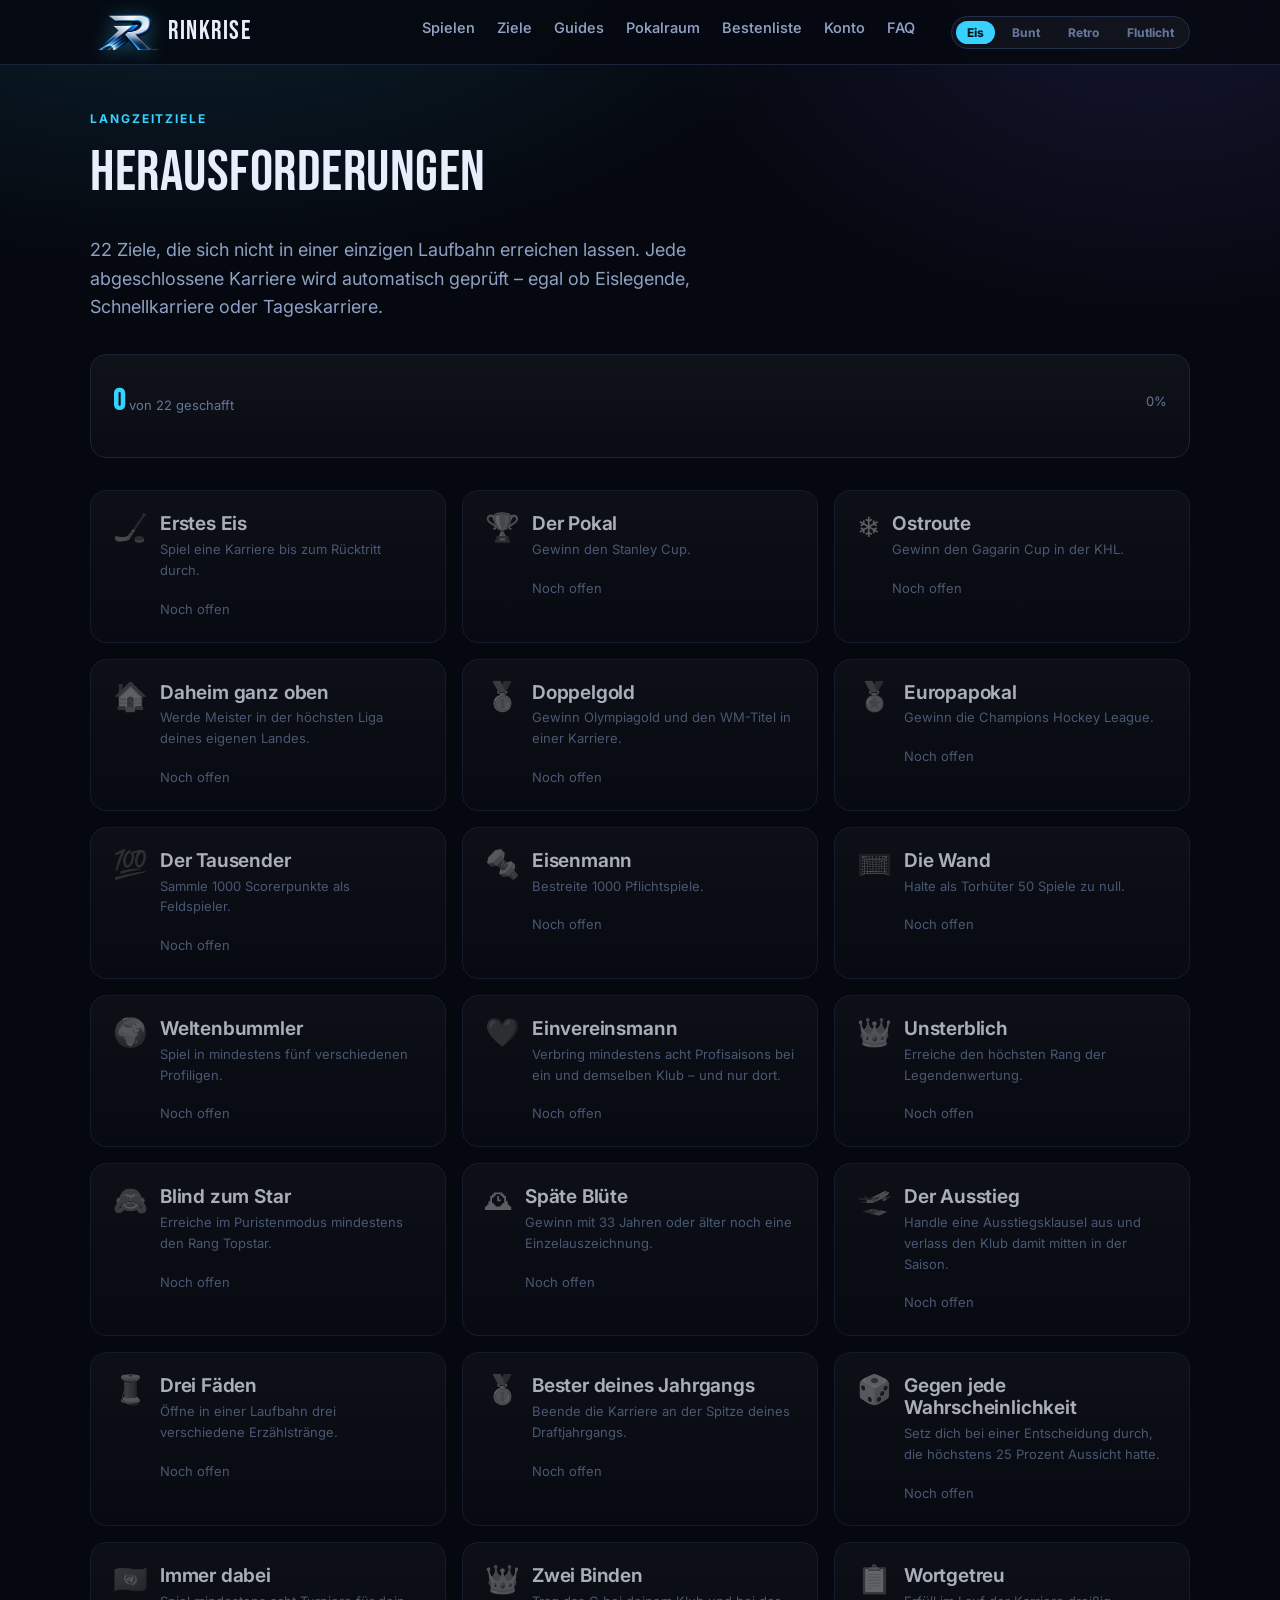
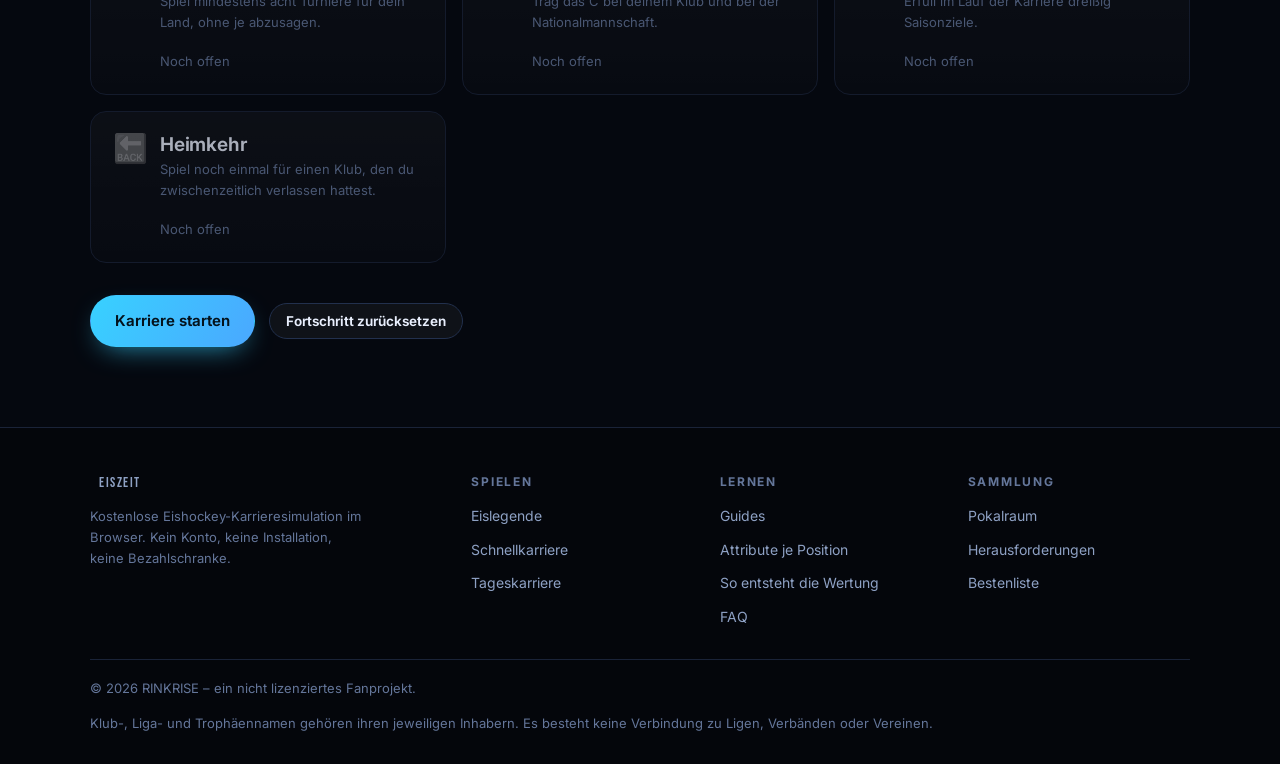
<file: herausforderungen.html>
<!DOCTYPE html>
<html lang="de">
<head>
<meta charset="utf-8">
<meta name="viewport" content="width=device-width,initial-scale=1">
<title>Herausforderungen – Ziele für deine Karrieren | RINKRISE</title>
<meta name="description" content="Zweiundzwanzig Ziele für deine Eishockey-Karrieren: Stanley Cup, Doppelgold, 1000 Punkte, Einvereinsmann und mehr. Jede abgeschlossene Karriere zählt automatisch.">
<link rel="preconnect" href="https://fonts.googleapis.com">
<link rel="preconnect" href="https://fonts.gstatic.com" crossorigin>
<link href="https://fonts.googleapis.com/css2?family=Bebas+Neue&family=Inter:wght@400;500;600;700;800&display=swap" rel="stylesheet">
<link rel="stylesheet" href="assets/style.css?v=7d005ee4">

<!-- Als App auf dem Startbildschirm -->
<link rel="manifest" href="manifest.json?v=7d005ee4">
<meta name="theme-color" content="#0b1220">
<meta name="mobile-web-app-capable" content="yes">
<meta name="apple-mobile-web-app-capable" content="yes">
<meta name="apple-mobile-web-app-status-bar-style" content="black-translucent">
<meta name="apple-mobile-web-app-title" content="RINKRISE">
<link rel="apple-touch-icon" href="assets/app/apple-touch-icon.png">
<script>
/* Gespeichertes Thema sofort anwenden, damit nichts aufblitzt */
try{var t=localStorage.getItem('rinkrise.thema')||localStorage.getItem('eiszeit.thema')
        ||localStorage.getItem('puckero.thema');
    /* Liste hier und THEMEN in ui.js muessen dieselben Namen kennen. */
    if(t==='verspielt'||t==='retro'||t==='flutlicht')document.documentElement.setAttribute('data-thema',t);}catch(e){}
</script>

<link rel="icon" href="assets/app/marke-96.png?v=1" type="image/png">
</head>
<body data-nav="Herausforderungen">
<div id="hdr"></div>

<section class="block tight">
  <div class="wrap">
    <span class="eyebrow">Langzeitziele</span>
    <h1 style="font-size:clamp(34px,5vw,58px)">Herausforderungen</h1>
    <p class="lead"><span id="zielzahl">Ziele</span>, die sich nicht in einer einzigen Laufbahn erreichen lassen.
      Jede abgeschlossene Karriere wird automatisch geprüft – egal ob Eislegende,
      Schnellkarriere oder Tageskarriere.</p>

    <div class="card mt-l" id="fortschritt"></div>

    <div class="grid g3 mt-l" id="liste"></div>

    <div class="row mt-l">
      <a class="btn btn-primary" href="index.html#spielen">Karriere starten</a>
      <button class="btn btn-ghost btn-sm" id="zuruecksetzen">Fortschritt zurücksetzen</button>
    </div>
  </div>
</section>

<div id="ftr"></div>

<script src="assets/data.js?v=7d005ee4"></script>
<script src="assets/draft.js?v=7d005ee4"></script>
<script src="assets/engine.js?v=7d005ee4"></script>
<script src="assets/wappen.js?v=7d005ee4"></script>
<script src="assets/ui.js?v=7d005ee4"></script>
<script>
function zeichne(){
  const stand = PUCKERO.ladeHerausforderungen();
  const alle = PUCKERO_DATA.HERAUSFORDERUNGEN;
  // Die Zahl kommt aus den Daten - so kann sie nicht veralten.
  document.getElementById('zielzahl').textContent = alle.length + ' Ziele';
  const geschafft = alle.filter(h => stand[h.id]).length;
  const anteil = Math.round(geschafft / alle.length * 100);

  document.getElementById('fortschritt').innerHTML = `
    <div class="row between" style="margin-bottom:10px">
      <span><b style="font-family:var(--display);font-size:30px;color:var(--accent)">${geschafft}</b>
        <span class="small">von ${alle.length} geschafft</span></span>
      <span class="small">${anteil}%</span>
    </div>
    <span class="bar" style="height:10px"><i class="${geschafft === alle.length ? 'hi' : ''}"
      style="width:${anteil}%"></i></span>`;

  document.getElementById('liste').innerHTML = alle.map(h => {
    const s = stand[h.id];
    const datum = s ? new Date(s.t).toLocaleDateString('de-DE') : null;
    return `<div class="card" style="${s ? 'border-color:rgba(255,200,97,.35)' : 'opacity:.72'}">
      <div class="row" style="gap:12px;align-items:flex-start">
        <div style="font-size:28px;line-height:1;${s ? '' : 'filter:grayscale(1);opacity:.5'}">${h.icon}</div>
        <div style="flex:1;min-width:0">
          <h3 style="margin-bottom:4px;${s ? 'color:var(--gold)' : ''}">${h.n}</h3>
          <p class="small mb0">${h.d}</p>
          ${s ? `<p class="small mt mb0" style="color:var(--gold)">
                   Geschafft am ${datum} mit ${s.name}</p>`
              : '<p class="small mt mb0" style="color:var(--dim)">Noch offen</p>'}
        </div>
      </div>
    </div>`;
  }).join('');
}

document.getElementById('zuruecksetzen').onclick = () => {
  if (confirm('Alle erreichten Herausforderungen zurücksetzen?')){
    PUCKERO.clearHerausforderungen();
    zeichne();
    UI.toast('Fortschritt zurückgesetzt');
  }
};
zeichne();
</script>
</body>
</html>
</file>
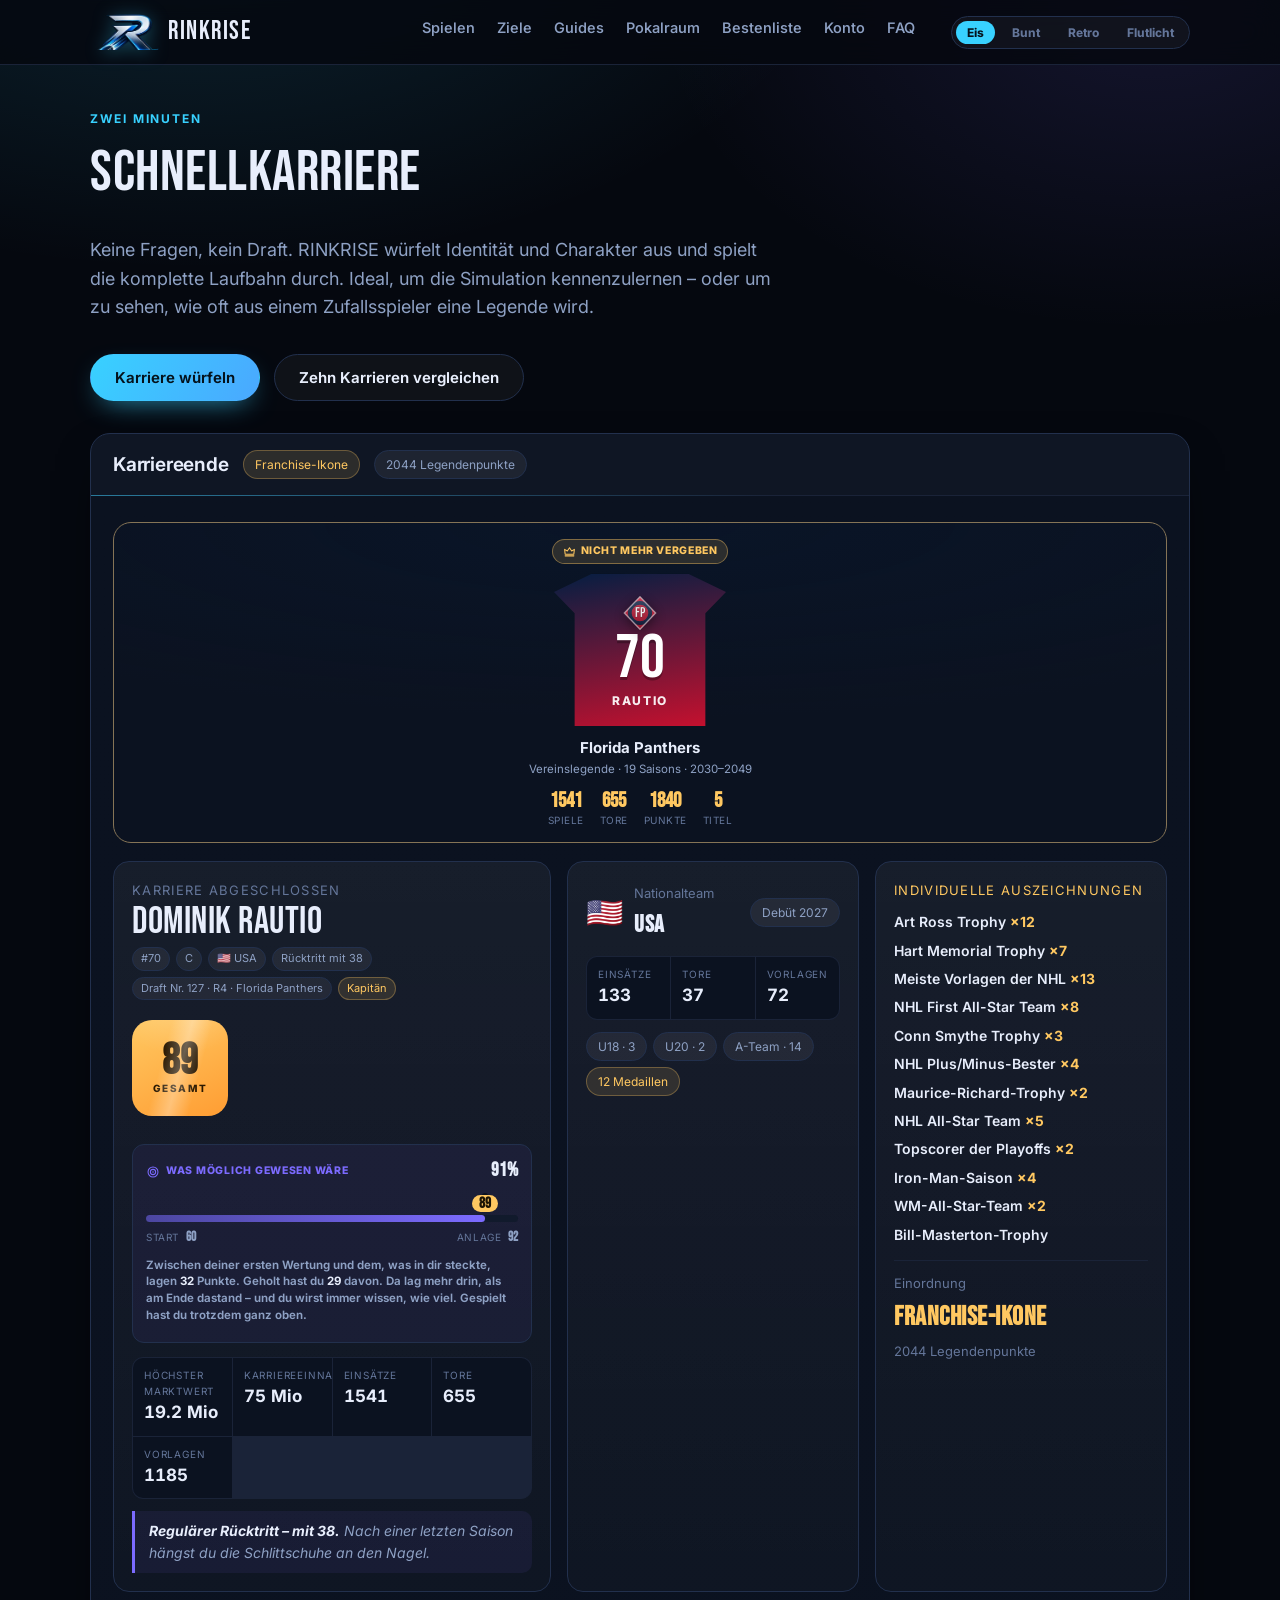
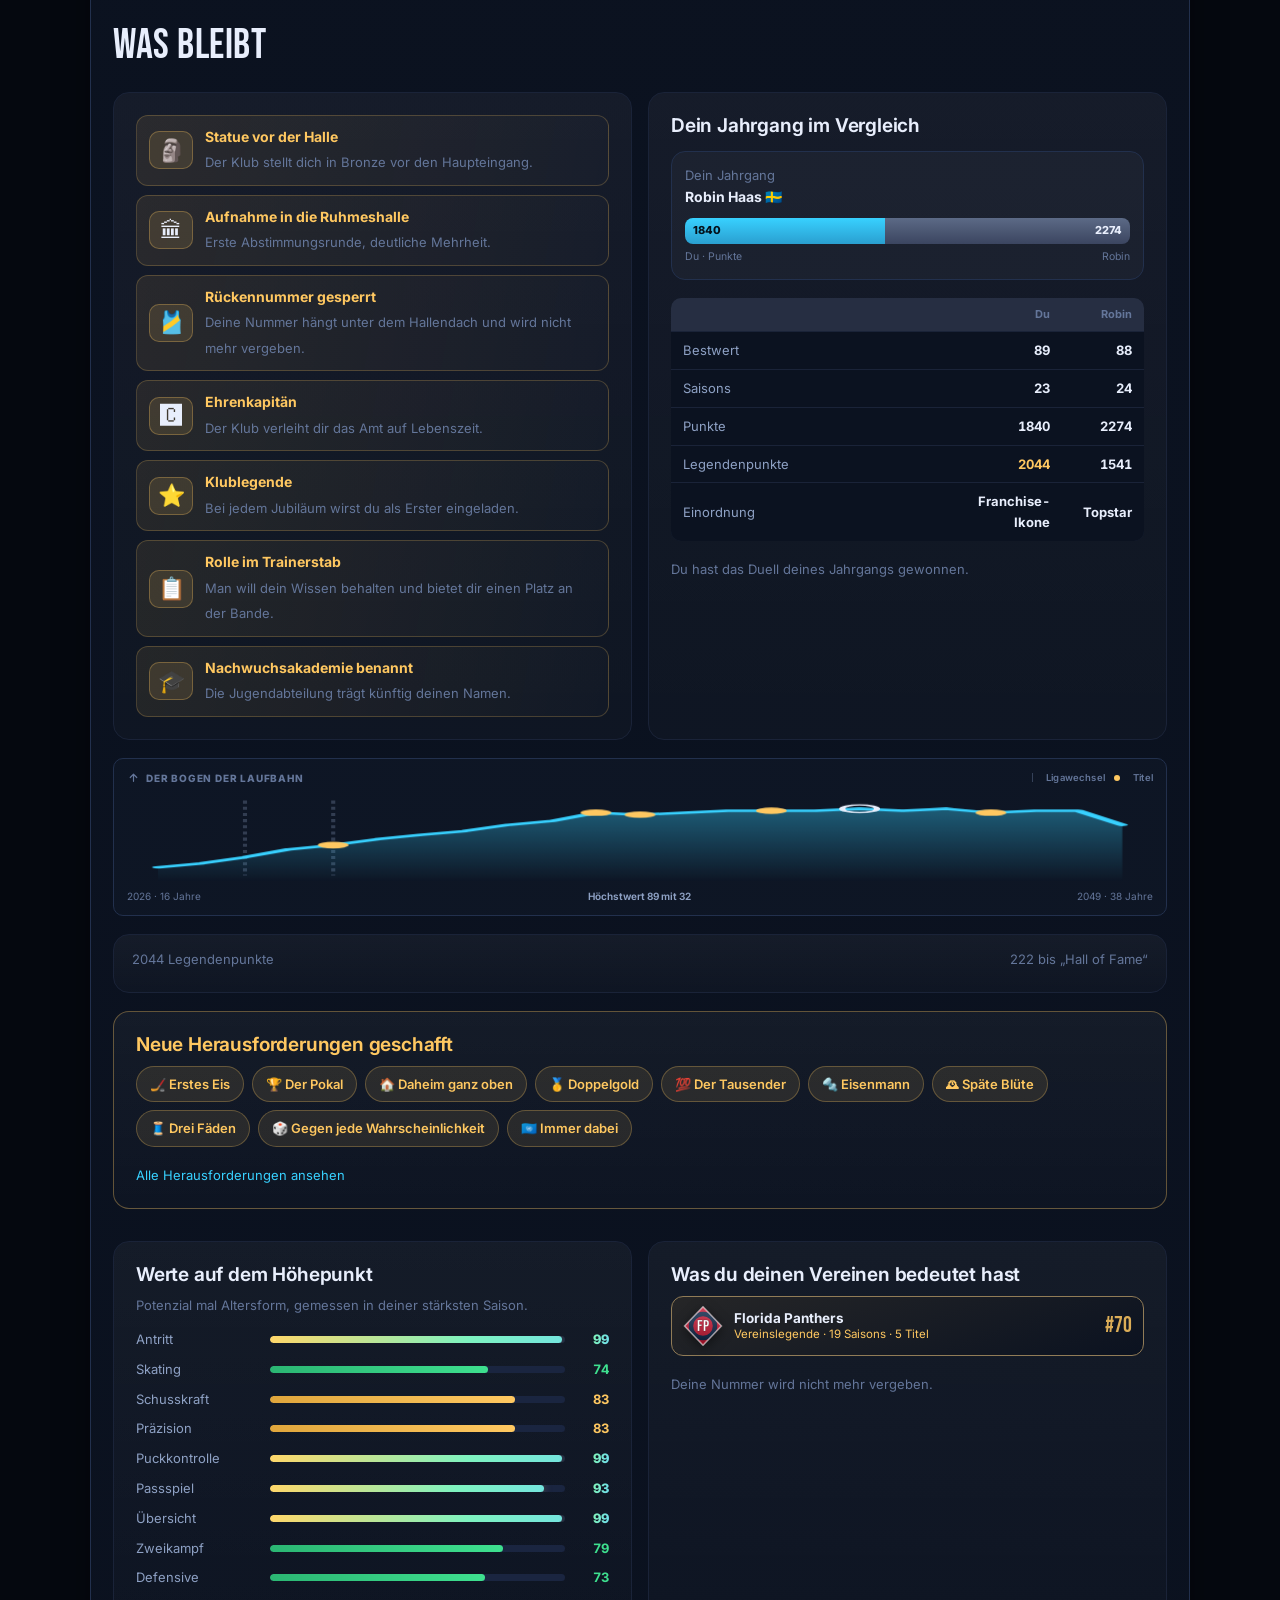
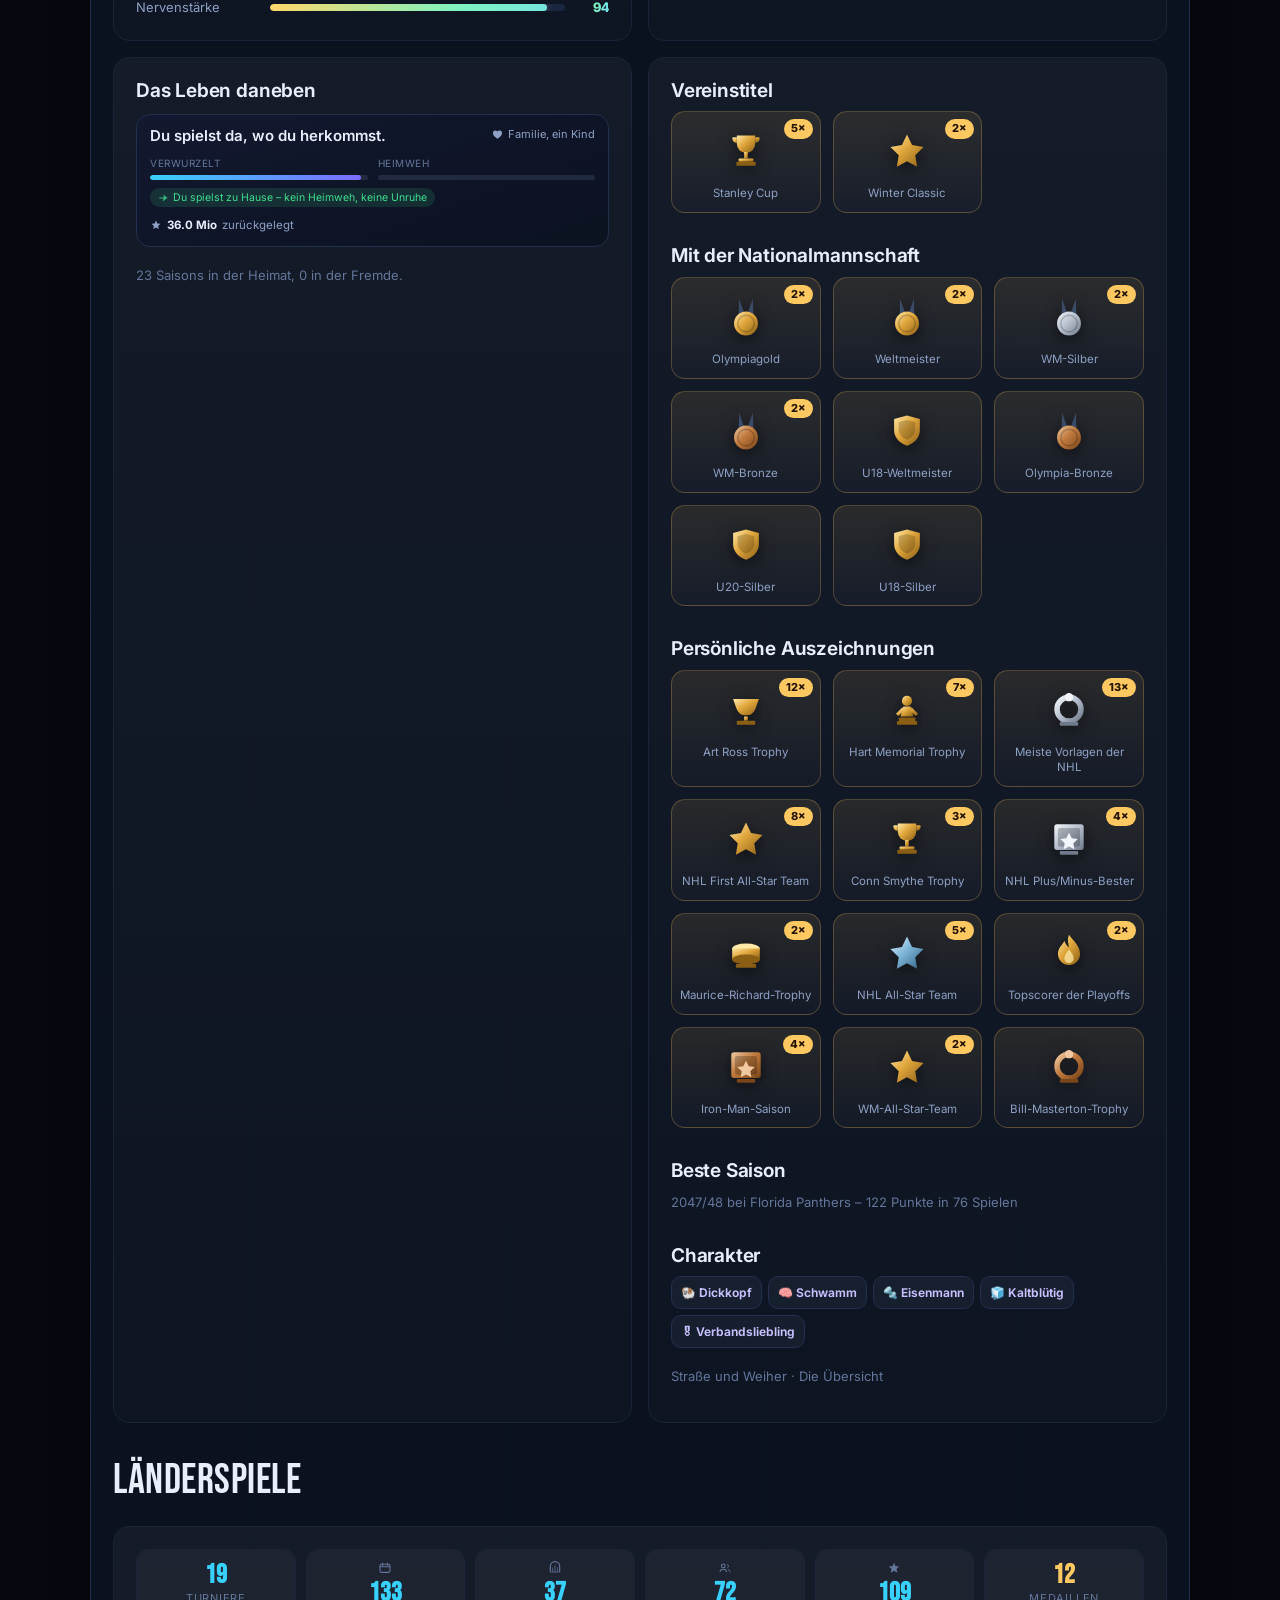
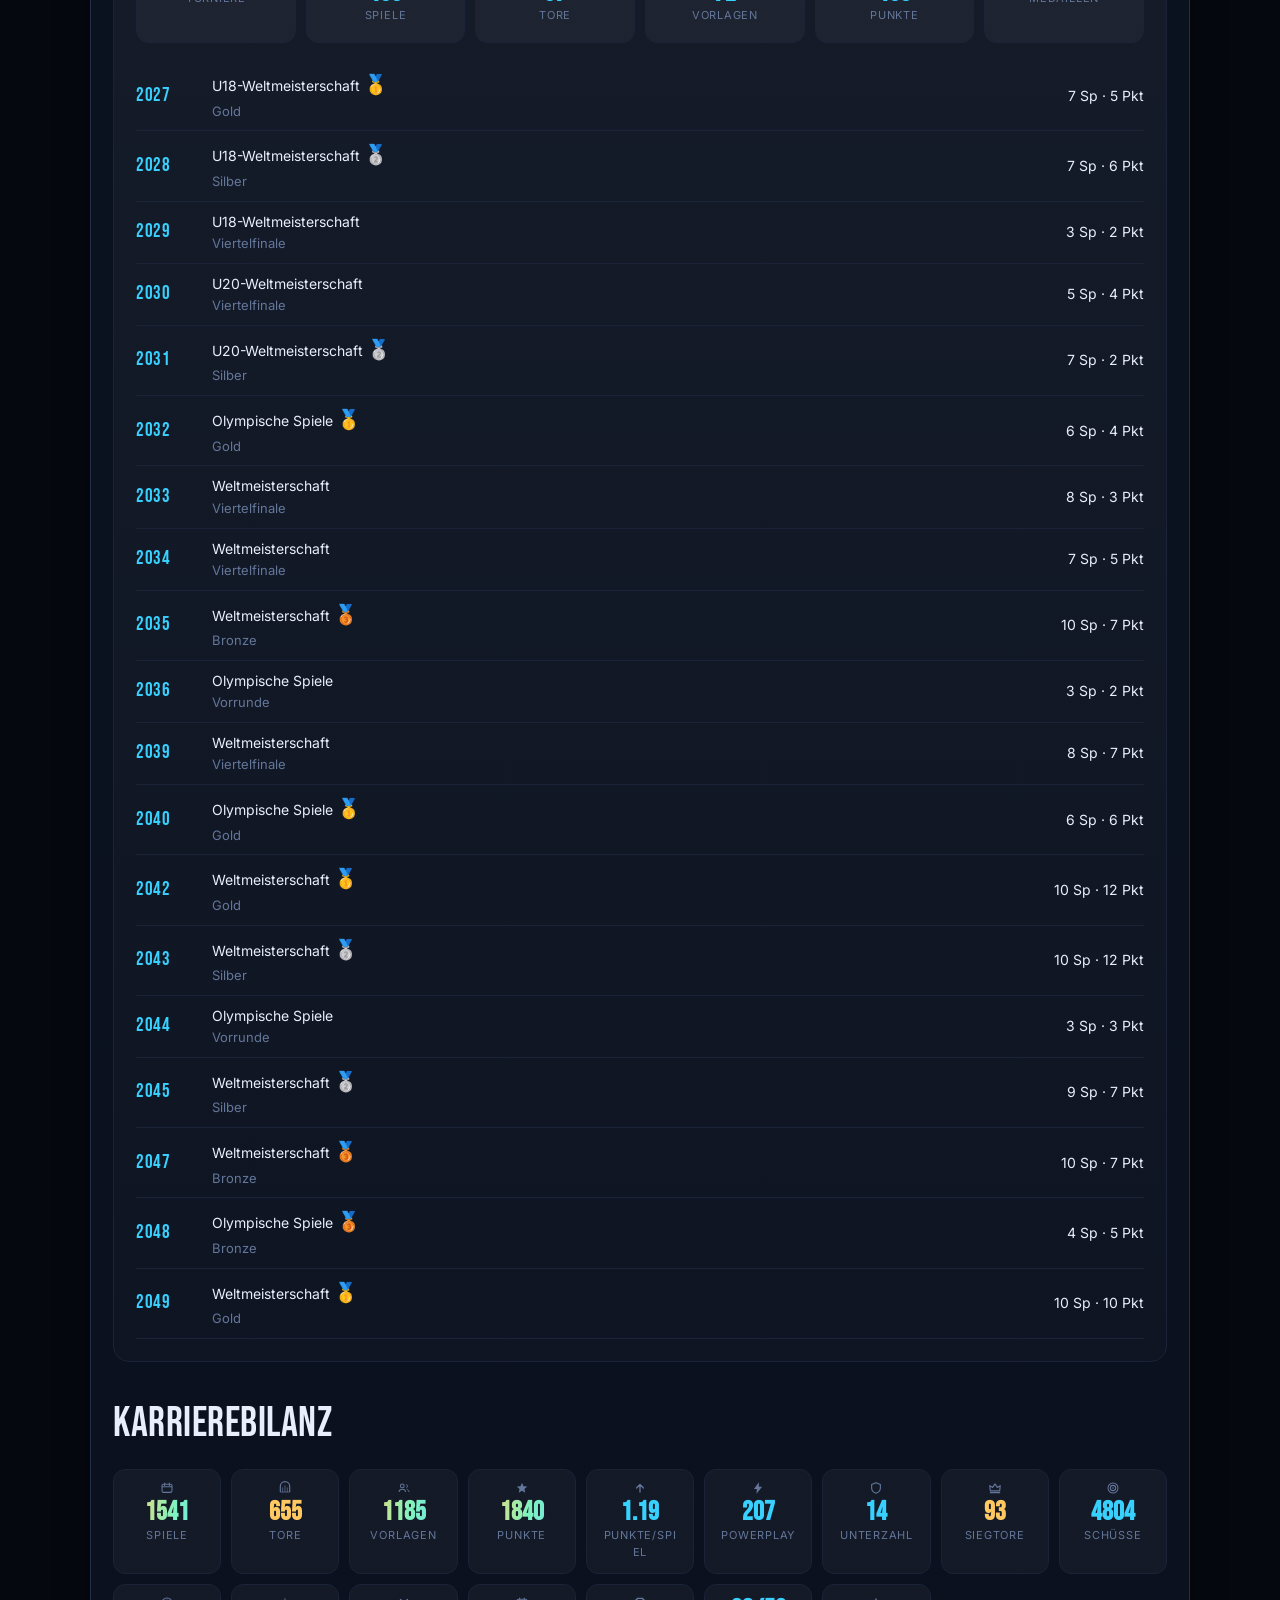
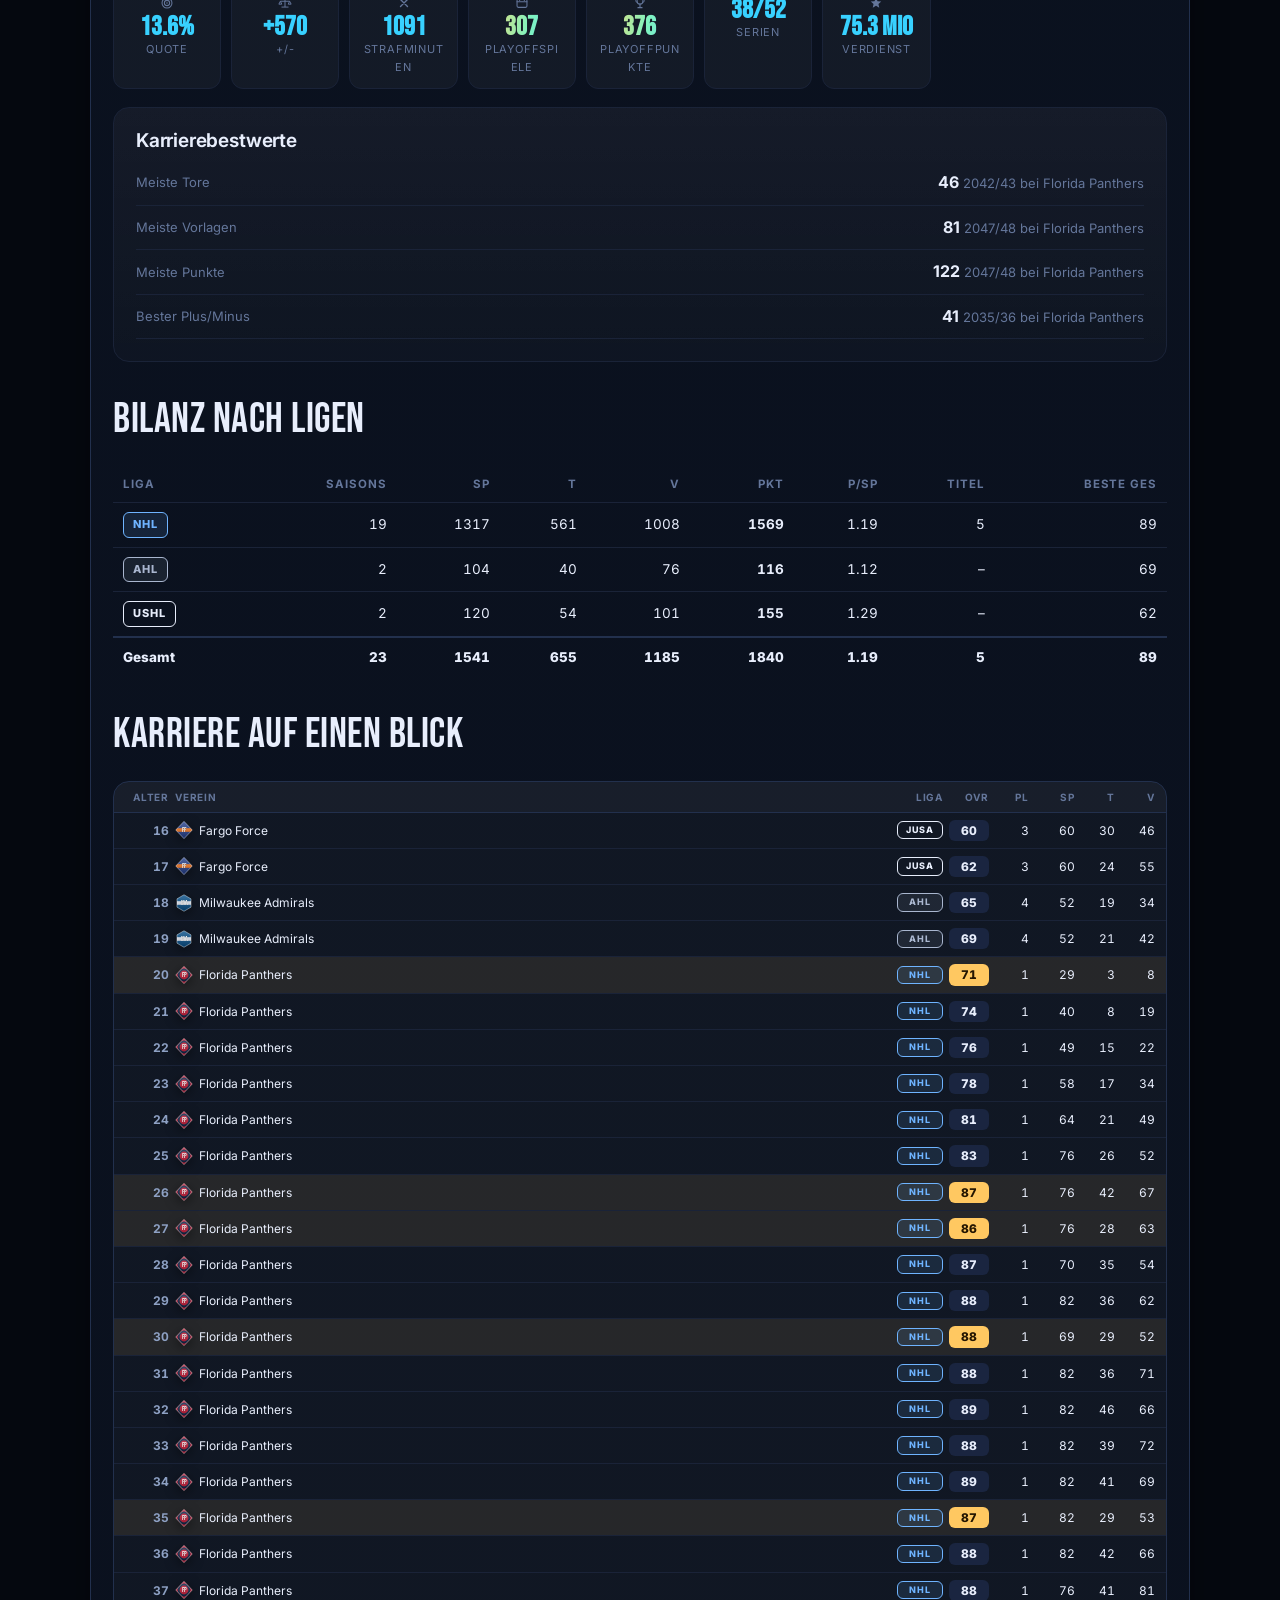
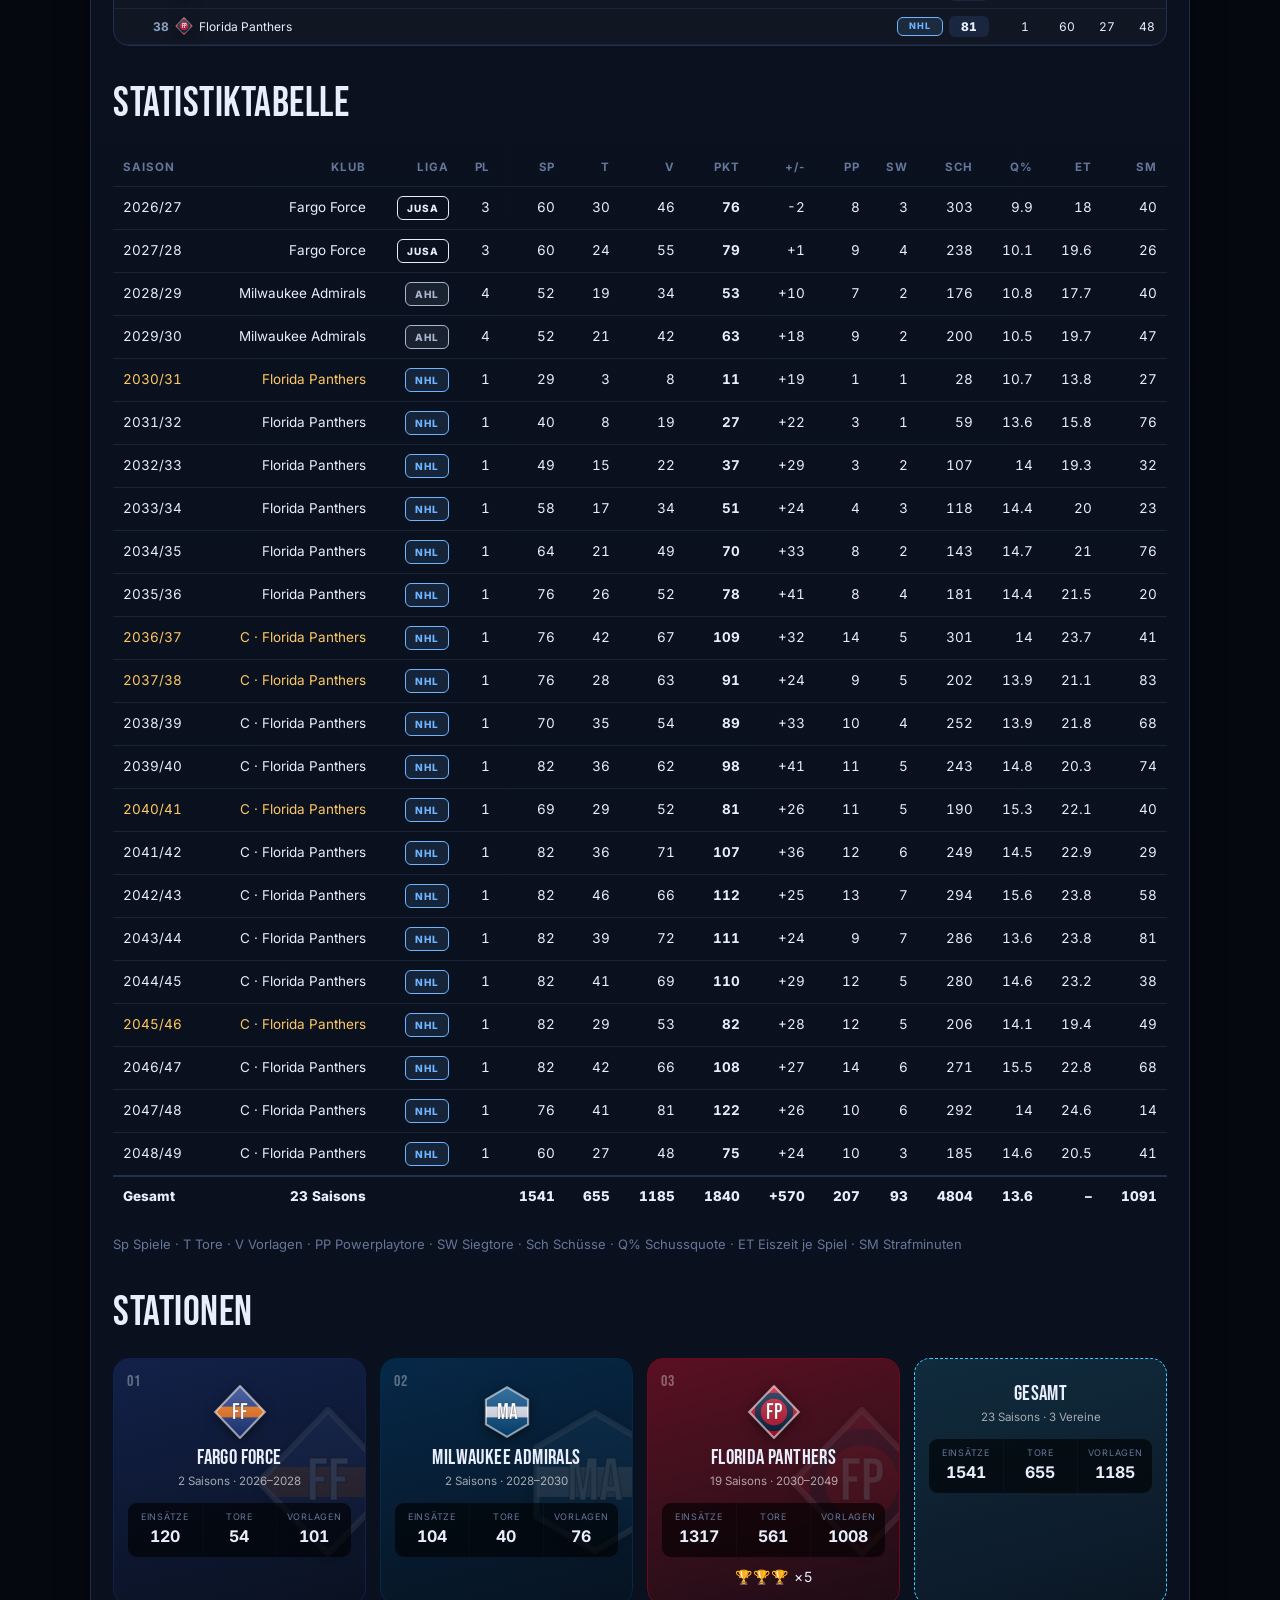
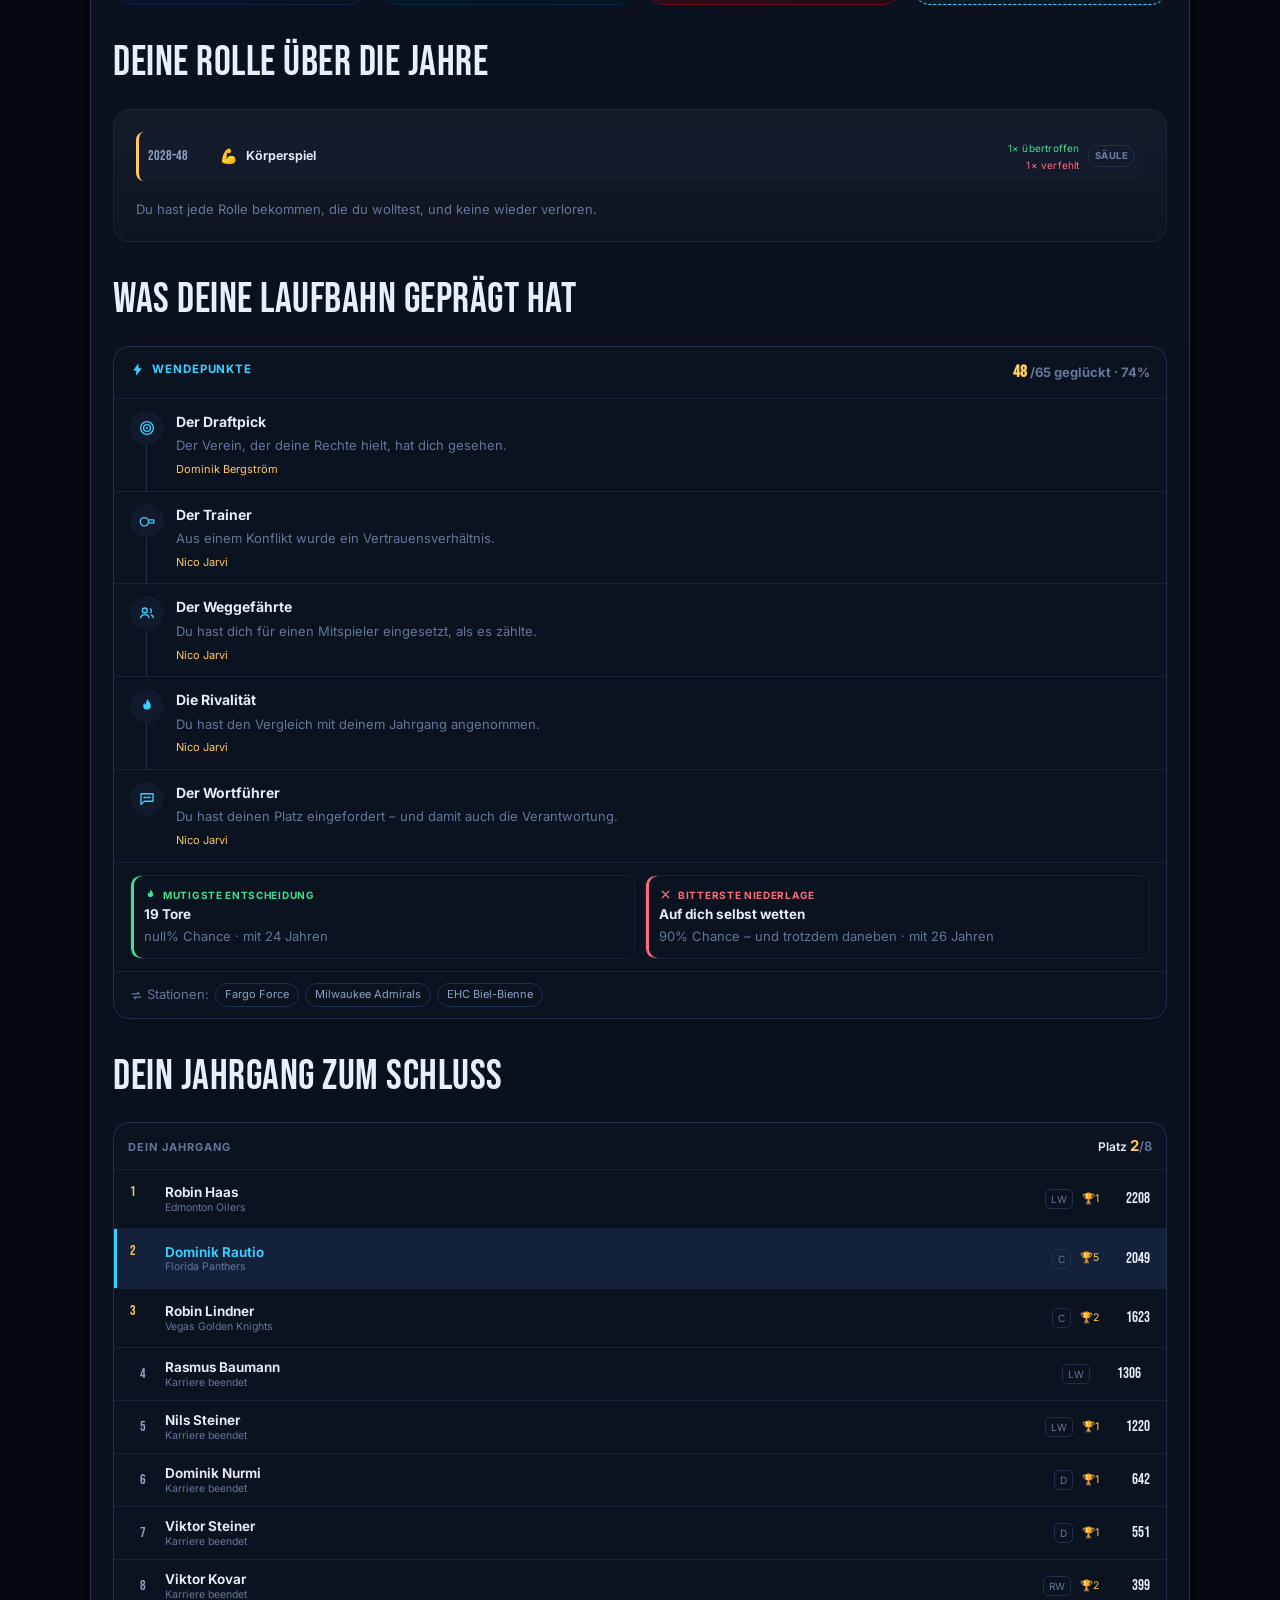
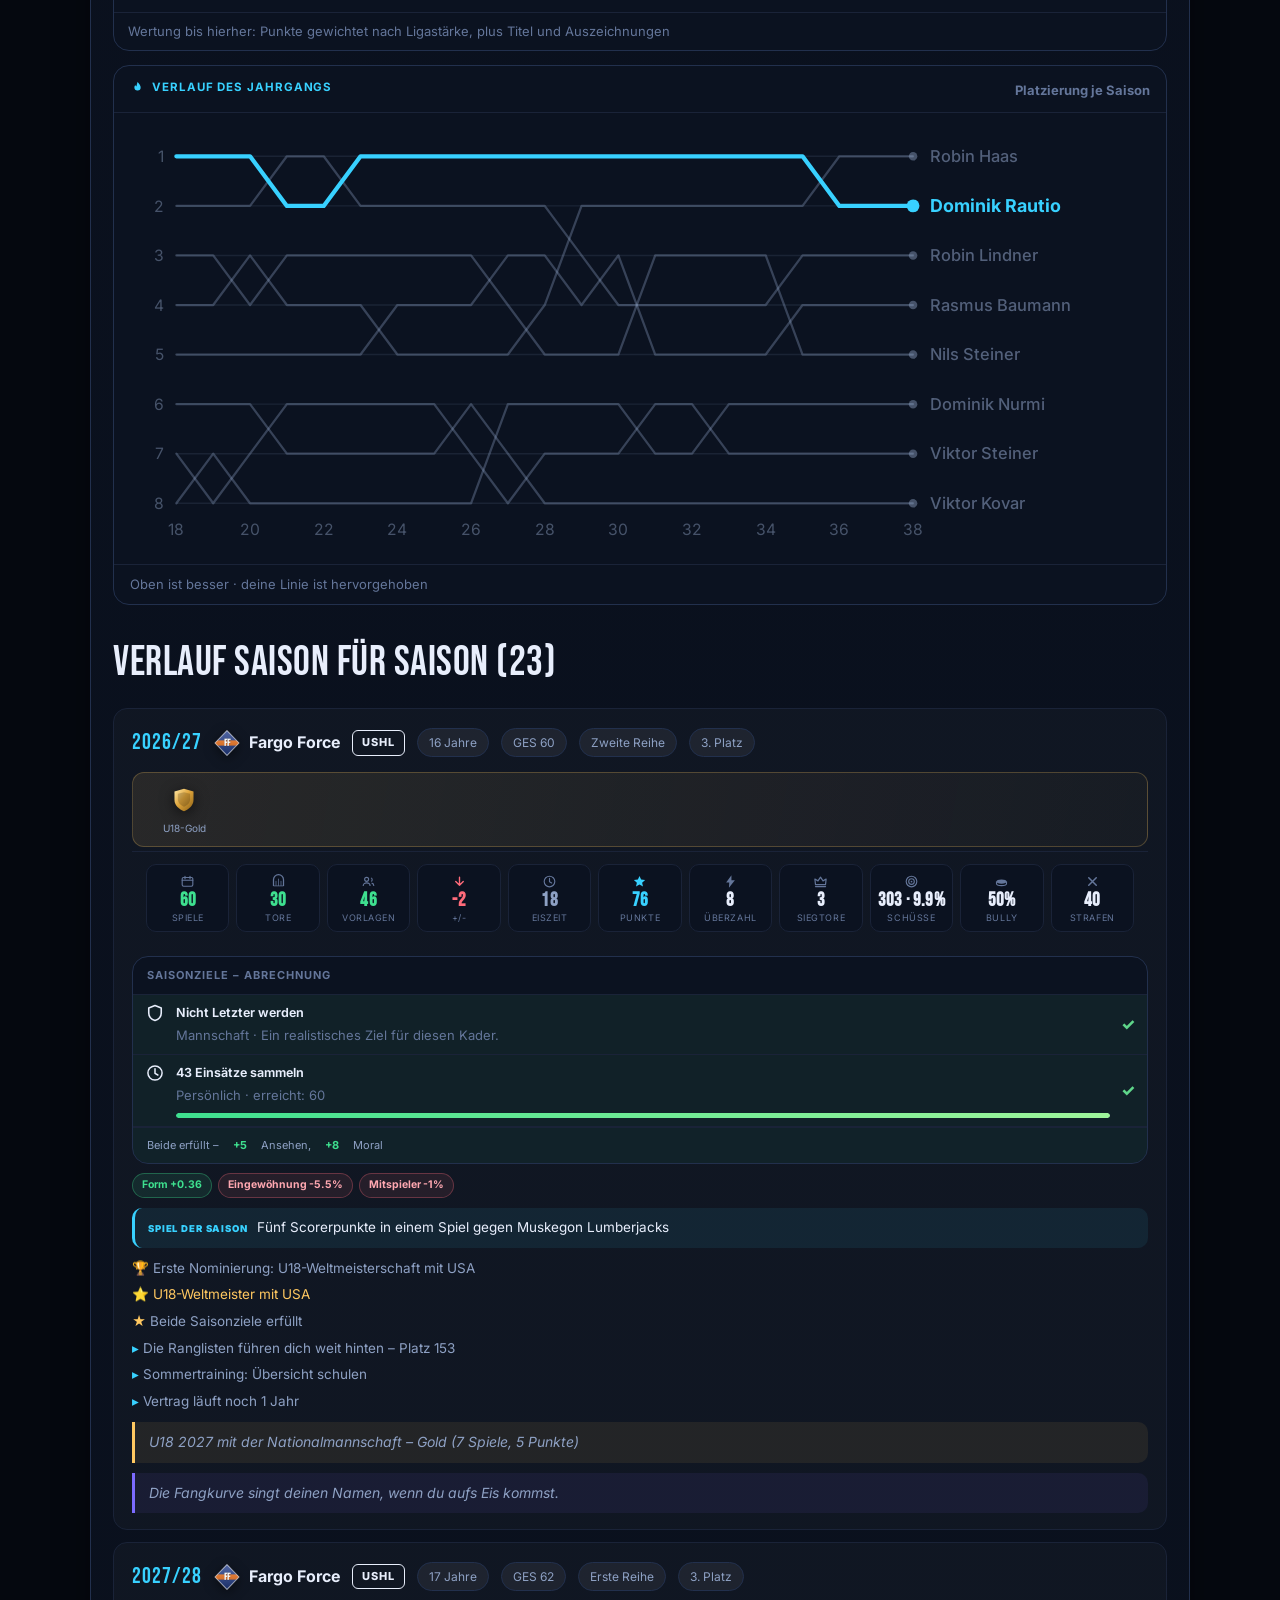
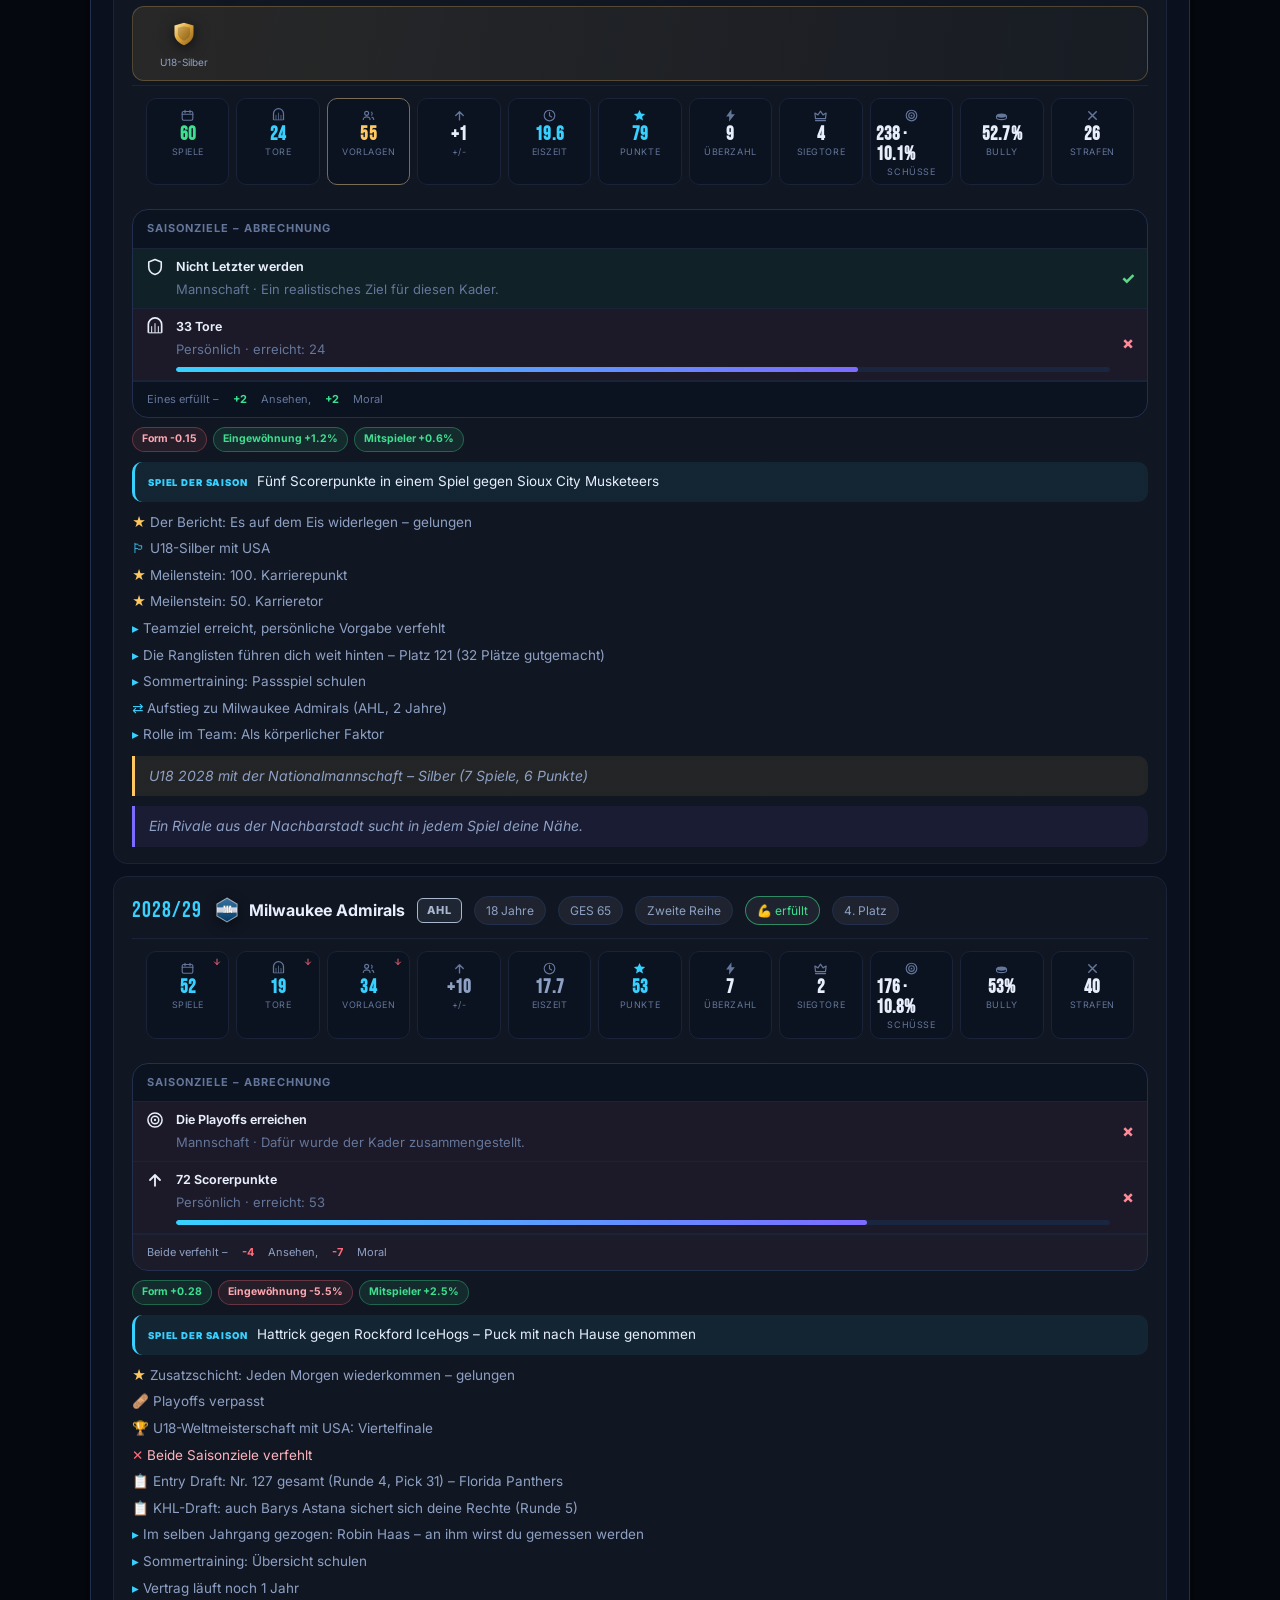
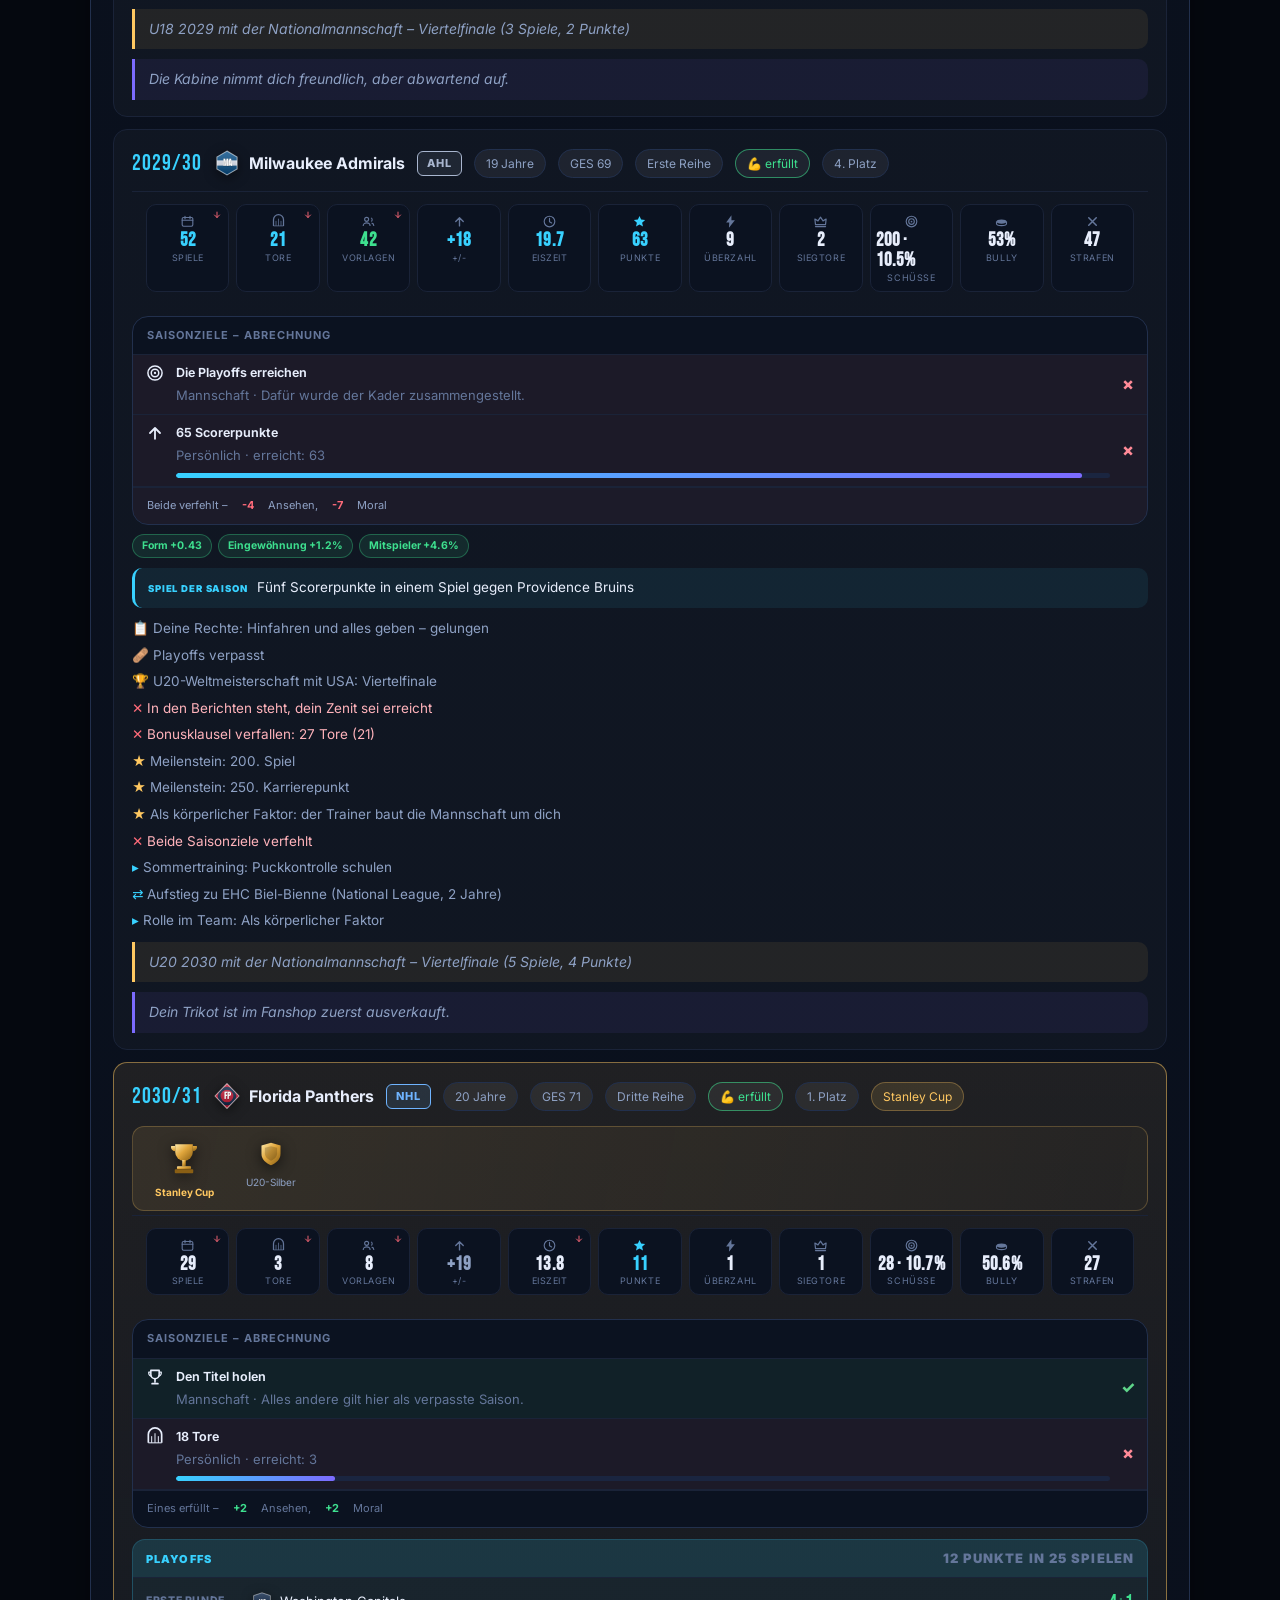
<file: schnellkarriere.html>
<!DOCTYPE html>
<html lang="de">
<head>
<meta charset="utf-8">
<meta name="viewport" content="width=device-width,initial-scale=1">
<title>Schnellkarriere – ganze Eishockey-Laufbahn per Klick | RINKRISE</title>
<meta name="description" content="Eine komplette Eishockey-Karriere ohne Draft und ohne Entscheidungen: Spieler würfeln lassen, Laufbahn ansehen, wiederholen.">
<link rel="preconnect" href="https://fonts.googleapis.com">
<link rel="preconnect" href="https://fonts.gstatic.com" crossorigin>
<link href="https://fonts.googleapis.com/css2?family=Bebas+Neue&family=Inter:wght@400;500;600;700;800&display=swap" rel="stylesheet">
<link rel="stylesheet" href="assets/style.css?v=7d005ee4">

<!-- Als App auf dem Startbildschirm -->
<link rel="manifest" href="manifest.json?v=7d005ee4">
<meta name="theme-color" content="#0b1220">
<meta name="mobile-web-app-capable" content="yes">
<meta name="apple-mobile-web-app-capable" content="yes">
<meta name="apple-mobile-web-app-status-bar-style" content="black-translucent">
<meta name="apple-mobile-web-app-title" content="RINKRISE">
<link rel="apple-touch-icon" href="assets/app/apple-touch-icon.png">
<script>
/* Gespeichertes Thema sofort anwenden, damit nichts aufblitzt */
try{var t=localStorage.getItem('rinkrise.thema')||localStorage.getItem('eiszeit.thema')
        ||localStorage.getItem('puckero.thema');
    /* Liste hier und THEMEN in ui.js muessen dieselben Namen kennen. */
    if(t==='verspielt'||t==='retro'||t==='flutlicht')document.documentElement.setAttribute('data-thema',t);}catch(e){}
</script>

<link rel="icon" href="assets/app/marke-96.png?v=1" type="image/png">
</head>
<body data-nav="Spiele">
<div id="hdr"></div>

<section class="block tight" data-spielflaeche>
  <div class="wrap">
    <span class="eyebrow">Zwei Minuten</span>
    <h1 style="font-size:clamp(34px,5vw,58px)">Schnellkarriere</h1>
    <p class="lead">Keine Fragen, kein Draft. RINKRISE würfelt Identität und Charakter aus
      und spielt die komplette Laufbahn durch. Ideal, um die Simulation kennenzulernen –
      oder um zu sehen, wie oft aus einem Zufallsspieler eine Legende wird.</p>

    <div class="row mt-l">
      <button class="btn btn-primary" id="roll">Karriere würfeln</button>
      <button class="btn btn-ghost" id="roll10">Zehn Karrieren vergleichen</button>
    </div>

    <div class="panel mt-l" id="game"></div>
    <div id="batch" class="mt-l"></div>
  </div>
</section>

<div id="ftr"></div>

<script src="assets/data.js?v=7d005ee4"></script>
<script src="assets/draft.js?v=7d005ee4"></script>
<script src="assets/engine.js?v=7d005ee4"></script>
<script src="assets/ereignisse.js?v=7d005ee4"></script>
<script src="assets/wappen.js?v=7d005ee4"></script>
<script src="assets/ui.js?v=7d005ee4"></script>
<script src="assets/game.js?v=7d005ee4"></script>
<script>
const root = document.getElementById('game');
let game;

function roll(){
  document.getElementById('batch').innerHTML = '';
  const seed = 'schnell-' + Date.now() + '-' + Math.random();
  const r = PUCKERO.rng(seed);
  const ident = PUCKERO.randomIdentity(r);
  ident.mode = 'klassisch';
  if (!game) game = CareerGame(root, { skipInitial: true, keinStand: true, onAgain: roll });
  game.quickRun(seed, ident);
}

function rollBatch(){
  const rows = [];
  for (let i = 0; i < 10; i++){
    const seed = 'batch-' + Date.now() + '-' + i + '-' + Math.random();
    const r = PUCKERO.rng(seed);
    const ident = PUCKERO.randomIdentity(r);
    const p = PUCKERO.autoDraft(PUCKERO.newPlayer({ ...ident, mode:'klassisch', seed }));
    rows.push(PUCKERO.simulate(p));
  }
  rows.sort((a, b) => b.legacy - a.legacy);
  document.getElementById('batch').innerHTML = `
    <h2>Zehn Zufallskarrieren</h2>
    <p class="lead">Sortiert nach Legendenpunkten. So sieht die Verteilung aus, wenn niemand draftet.</p>
    <div class="table-scroll card" style="padding:8px 16px">
      <table class="stats">
        <thead><tr><th>Spieler</th><th>Pos</th><th>Saisons</th><th>Bestwert</th><th>Titel</th><th>Punkte/Siege</th><th>Legende</th><th>Rang</th></tr></thead>
        <tbody>${rows.map(res => `<tr>
          <td>${res.player.name}</td>
          <td>${res.player.pos}</td>
          <td>${res.seasons.length}</td>
          <td>${res.peak}</td>
          <td>${res.trophies.reduce((s,x)=>s+x.x,0)}</td>
          <td>${res.isG ? res.totals.wins : res.totals.p}</td>
          <td><b>${res.legacy}</b></td>
          <td>${res.rank.n}</td></tr>`).join('')}
        </tbody>
      </table>
    </div>`;
  document.getElementById('batch').scrollIntoView({ behavior:'smooth', block:'start' });
}

document.getElementById('roll').onclick = roll;
document.getElementById('roll10').onclick = rollBatch;
roll();
</script>
</body>
</html>
</file>
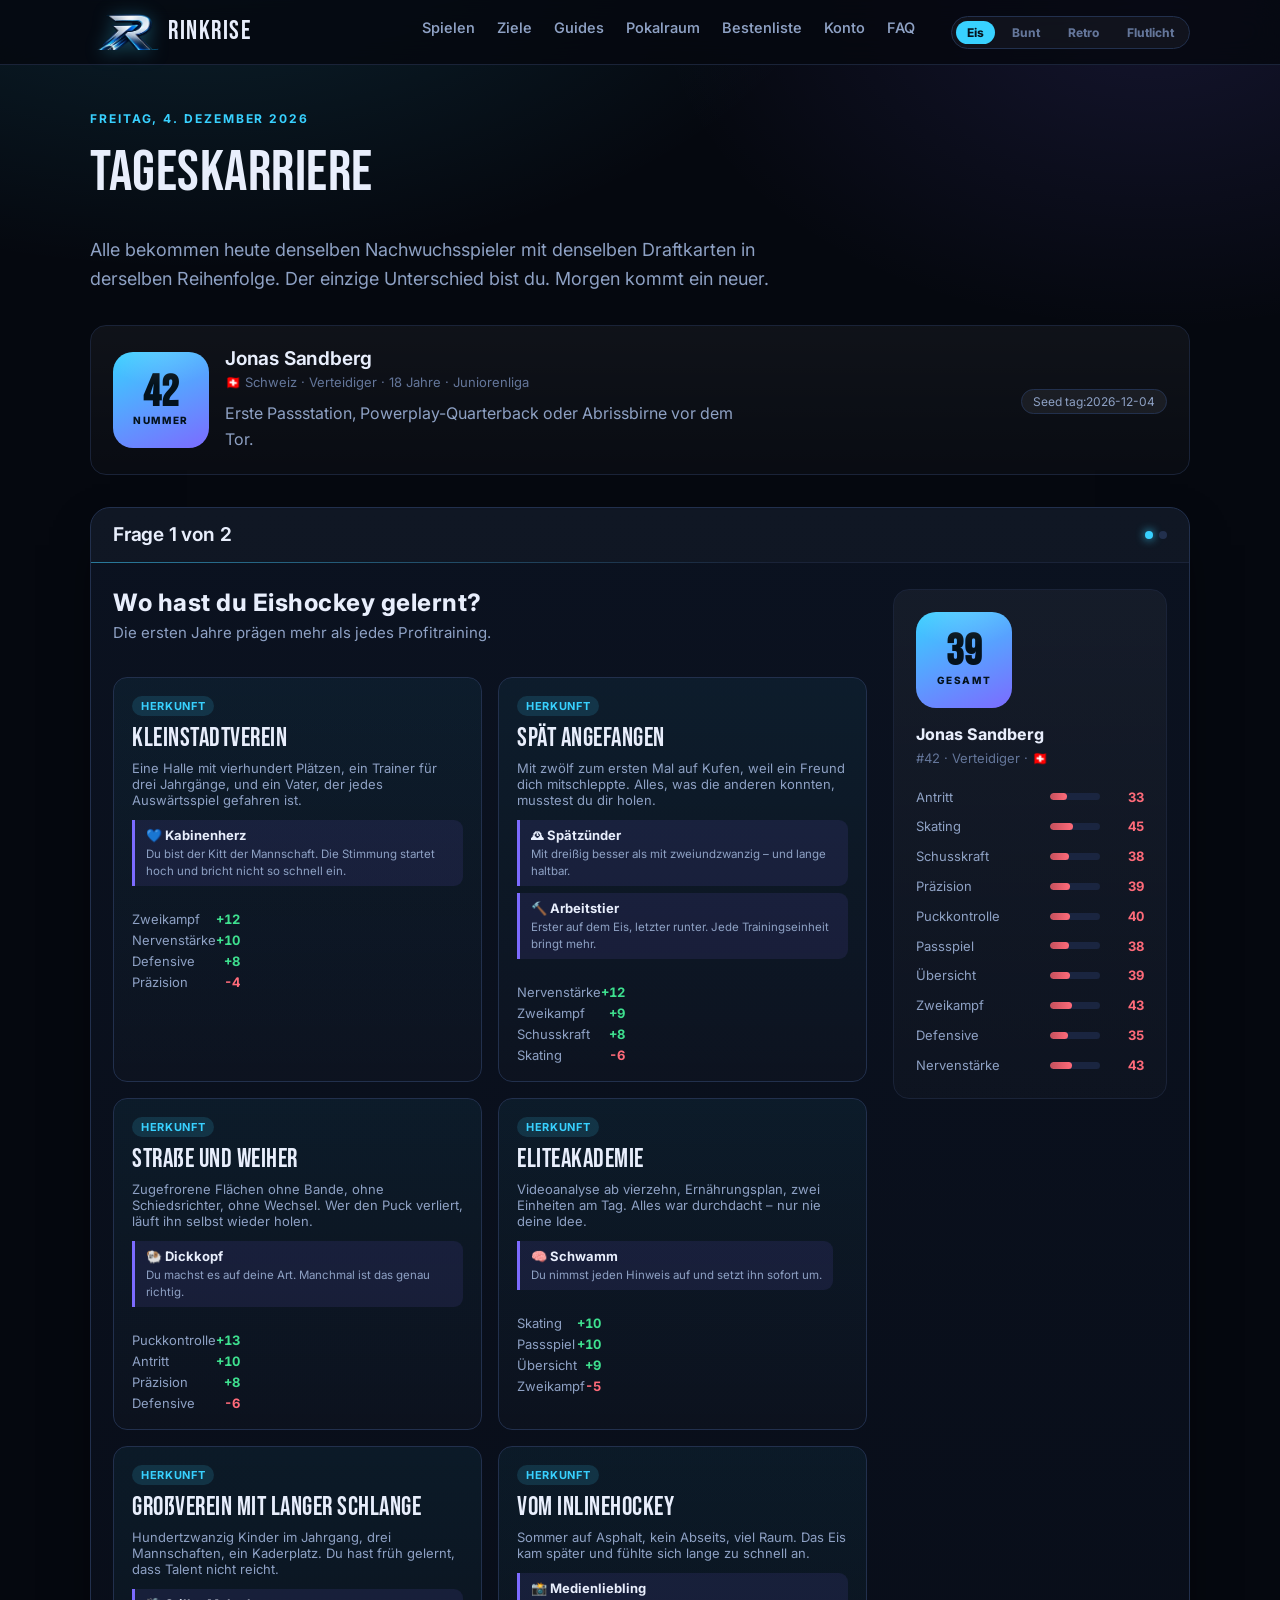
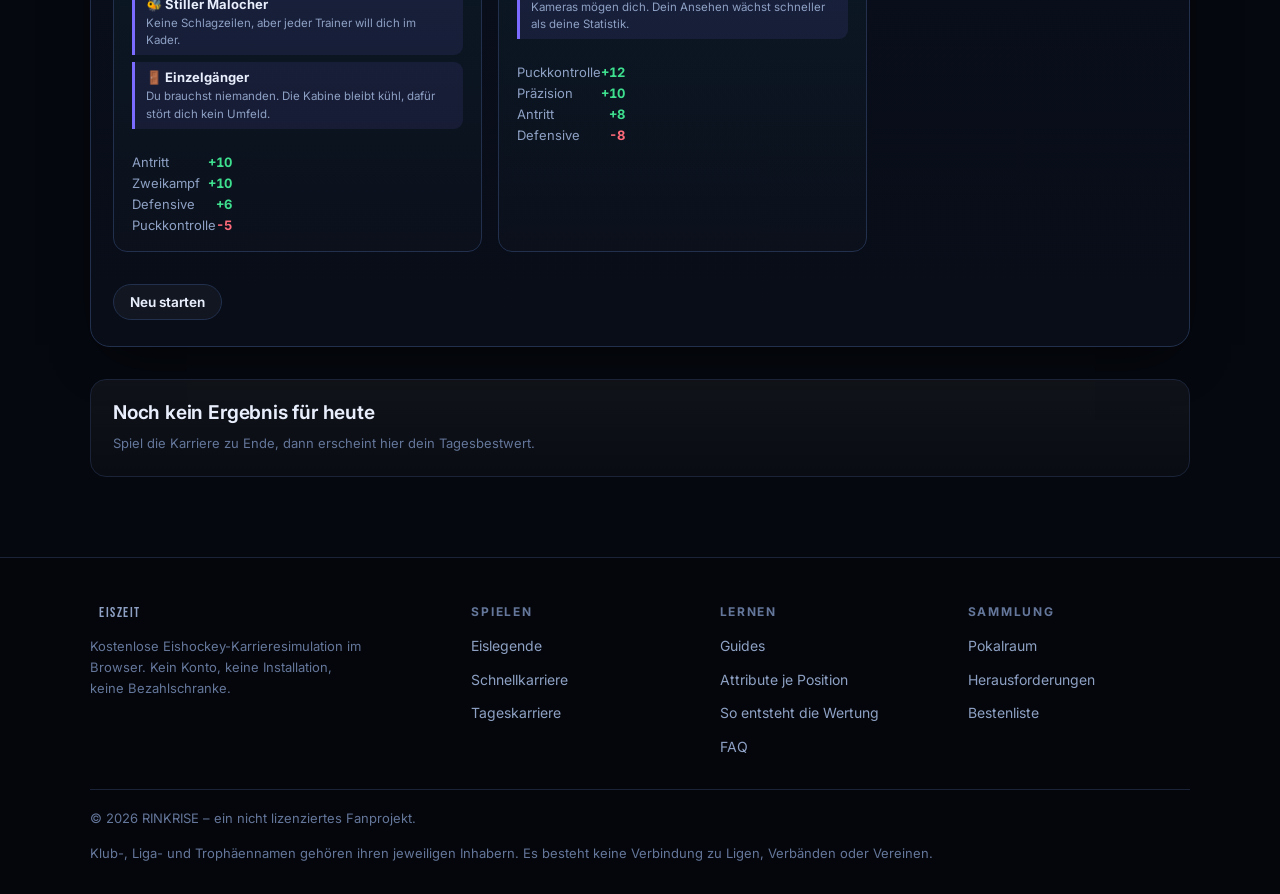
<file: taeglich.html>
<!DOCTYPE html>
<html lang="de">
<head>
<meta charset="utf-8">
<meta name="viewport" content="width=device-width,initial-scale=1">
<title>Tageskarriere – jeden Tag derselbe Spieler | RINKRISE</title>
<meta name="description" content="Jeden Tag stellt RINKRISE allen Spielerinnen und Spielern denselben Eishockey-Nachwuchsmann. Nur der Draft entscheidet, wie weit er kommt.">
<link rel="preconnect" href="https://fonts.googleapis.com">
<link rel="preconnect" href="https://fonts.gstatic.com" crossorigin>
<link href="https://fonts.googleapis.com/css2?family=Bebas+Neue&family=Inter:wght@400;500;600;700;800&display=swap" rel="stylesheet">
<link rel="stylesheet" href="assets/style.css?v=7d005ee4">

<!-- Als App auf dem Startbildschirm -->
<link rel="manifest" href="manifest.json?v=7d005ee4">
<meta name="theme-color" content="#0b1220">
<meta name="mobile-web-app-capable" content="yes">
<meta name="apple-mobile-web-app-capable" content="yes">
<meta name="apple-mobile-web-app-status-bar-style" content="black-translucent">
<meta name="apple-mobile-web-app-title" content="RINKRISE">
<link rel="apple-touch-icon" href="assets/app/apple-touch-icon.png">
<script>
/* Gespeichertes Thema sofort anwenden, damit nichts aufblitzt */
try{var t=localStorage.getItem('rinkrise.thema')||localStorage.getItem('eiszeit.thema')
        ||localStorage.getItem('puckero.thema');
    /* Liste hier und THEMEN in ui.js muessen dieselben Namen kennen. */
    if(t==='verspielt'||t==='retro'||t==='flutlicht')document.documentElement.setAttribute('data-thema',t);}catch(e){}
</script>

<link rel="icon" href="assets/app/marke-96.png?v=1" type="image/png">
</head>
<body data-nav="Spiele">
<div id="hdr"></div>

<section class="block tight" data-spielflaeche>
  <div class="wrap">
    <span class="eyebrow" id="datum">Heute</span>
    <h1 style="font-size:clamp(34px,5vw,58px)">Tageskarriere</h1>
    <p class="lead">Alle bekommen heute denselben Nachwuchsspieler mit denselben Draftkarten in
      derselben Reihenfolge. Der einzige Unterschied bist du. Morgen kommt ein neuer.</p>

    <div class="card mt-l" id="steckbrief"></div>

    <div class="panel mt-l" id="game"></div>

    <div class="card mt-l" id="tagesbestwert"></div>
  </div>
</section>

<div id="ftr"></div>

<script src="assets/data.js?v=7d005ee4"></script>
<script src="assets/draft.js?v=7d005ee4"></script>
<script src="assets/engine.js?v=7d005ee4"></script>
<script src="assets/ereignisse.js?v=7d005ee4"></script>
<script src="assets/wappen.js?v=7d005ee4"></script>
<script src="assets/ui.js?v=7d005ee4"></script>
<script src="assets/game.js?v=7d005ee4"></script>
<script>
const heute = new Date();
const tagKey = heute.getFullYear() + '-' + String(heute.getMonth() + 1).padStart(2, '0')
             + '-' + String(heute.getDate()).padStart(2, '0');
const seed = 'tag:' + tagKey;
const r = PUCKERO.rng(seed);
const ident = PUCKERO.randomIdentity(r);
ident.mode = 'klassisch';

document.getElementById('datum').textContent =
  heute.toLocaleDateString('de-DE', { weekday:'long', day:'numeric', month:'long', year:'numeric' });

const nat = PUCKERO.nation(ident.nation);
document.getElementById('steckbrief').innerHTML = `
  <div class="row between">
    <div class="row" style="gap:16px">
      <div class="ovr"><b>${ident.num}</b><span>Nummer</span></div>
      <div>
        <h3 style="margin-bottom:2px">${ident.name}</h3>
        <p class="small mb0">${nat.flag} ${nat.n} · ${PUCKERO.pos(ident.pos).n} · 18 Jahre · Juniorenliga</p>
        <p style="color:var(--muted);margin:8px 0 0;max-width:52ch">${PUCKERO.pos(ident.pos).desc}</p>
      </div>
    </div>
    <div><span class="pill">Seed ${seed}</span></div>
  </div>`;

const BEST_KEY = 'rinkrise.tagesbestwert';
function ladeBest(){
  try { return JSON.parse(localStorage.getItem(BEST_KEY) || '{}'); } catch(e){ return {}; }
}
function zeigeBest(){
  const b = ladeBest();
  const eintrag = b[tagKey];
  document.getElementById('tagesbestwert').innerHTML = eintrag
    ? `<h3>Dein heutiger Bestwert</h3>
       <div class="row" style="gap:22px">
         <span class="pill gold">${eintrag.legacy} Legendenpunkte</span>
         <span class="pill">${eintrag.rank}</span>
         <span class="pill">Bestwert ${eintrag.peak}</span>
         <span class="pill">${eintrag.titles} Trophäen</span>
         <span class="pill">${eintrag.versuche} Versuche heute</span>
       </div>
       <p class="small mt">Der Wert bleibt bis Mitternacht stehen. Ein besserer Durchlauf ersetzt ihn.</p>`
    : `<h3>Noch kein Ergebnis für heute</h3>
       <p class="small mb0">Spiel die Karriere zu Ende, dann erscheint hier dein Tagesbestwert.</p>`;
}
zeigeBest();

function schreibeErgebnis(res){
  const b = ladeBest();
  const alt = b[tagKey];
  const titles = res.trophies.reduce((s, x) => s + x.x, 0);
  const versuche = (alt ? alt.versuche : 0) + 1;
  if (!alt || res.legacy > alt.legacy){
    b[tagKey] = { legacy: res.legacy, rank: res.rank.n, peak: res.peak, titles, versuche };
  } else {
    alt.versuche = versuche; b[tagKey] = alt;
  }
  try { localStorage.setItem(BEST_KEY, JSON.stringify(b)); } catch(e){}
  zeigeBest();
}

const spiel = CareerGame(document.getElementById('game'), {
  seed, ident, skipInitial: true,
  /* Die Tageskarriere hat ihren eigenen, festen Seed und wird jeden Tag
     neu gespielt. Sie soll nicht als "angefangene Karriere" auf der
     Startseite auftauchen. */
  keinStand: true,
  onFinish: schreibeErgebnis,
  onAgain(){ spiel.startDraft(seed, ident); }
});
spiel.startDraft(seed, ident);
</script>
</body>
</html>
</file>
<file: assets/style.css>
/* ==========================================================
   Puckero - Eishockey-Karriere-Simulator
   Gemeinsames Stylesheet
   ========================================================== */

:root{
  --ice-900:#05080f;
  --ice-850:#080d18;
  --ice-800:#0b1220;
  --ice-700:#111a2c;
  --ice-600:#1a2540;
  --line:#22304d;
  --line-soft:#1a2338;

  --text:#e8eefc;
  --muted:#8ea1c4;
  --dim:#64769a;

  --accent:#38d1ff;
  --accent-2:#7c6bff;
  --gold:#ffc861;
  --green:#3ee08f;
  --red:#ff6b7a;

  --radius:16px;
  --radius-sm:10px;

  /* Zwei Kurznamen, die im Stylesheet schon benutzt wurden, ohne je
     definiert zu sein: .zielkarte und .jahrgang standen dadurch ganz
     ohne Hintergrund und ohne Rundung da, weil eine ungueltige
     Referenz die ganze Deklaration verwirft. Als Alias auf :root
     wandern sie mit dem Thema mit, das ebenfalls hier gesetzt wird. */
  --card:var(--ice-800);
  --r:var(--radius);
  --maxw:1140px;
  --shadow:0 18px 50px -20px rgba(0,0,0,.85);
  --font:"Inter","Segoe UI",system-ui,-apple-system,sans-serif;
  --display:"Bebas Neue","Arial Narrow",Impact,sans-serif;
}

*{box-sizing:border-box}
html{scroll-behavior:smooth}
body{
  margin:0;
  font-family:var(--font);
  color:var(--text);
  background:
    radial-gradient(1100px 600px at 15% -10%, rgba(56,209,255,.14), transparent 60%),
    radial-gradient(900px 600px at 90% 0%, rgba(124,107,255,.13), transparent 55%),
    var(--ice-900);
  background-attachment:fixed;
  line-height:1.6;
  -webkit-font-smoothing:antialiased;
}
img{max-width:100%;display:block}
a{color:var(--accent);text-decoration:none}
a:hover{text-decoration:underline}

/* Der Seitenrand waechst mit dem Geraet mit: auf einem schmalen
   Telefon sind zwanzig feste Pixel je Seite elf Prozent der Breite. */
.wrap{max-width:var(--maxw);margin:0 auto;padding:0 clamp(11px,4vw,20px)}
.narrow{max-width:820px}

h1,h2,h3{line-height:1.15;margin:0 0 .5em}
h1{font-family:var(--display);font-size:clamp(38px,6.4vw,74px);letter-spacing:.5px;font-weight:400}
h2{font-family:var(--display);font-size:clamp(28px,3.6vw,42px);letter-spacing:.5px;font-weight:400}
h3{font-size:19px;font-weight:650;letter-spacing:-.01em}
p{margin:0 0 1em}
.lead{font-size:18px;color:var(--muted);max-width:62ch}
.small{font-size:13px;color:var(--dim)}
.center{text-align:center}
.center .lead{margin-left:auto;margin-right:auto}

/* ---------- Header ---------- */
header.site{
  position:sticky;top:0;z-index:50;
  backdrop-filter:blur(14px);
  /* ueber ein Token, damit helle Themen die Leiste mitfaerben koennen */
  background:var(--kopf-bg,rgba(5,8,15,.82));
  border-bottom:1px solid var(--line-soft);
}
.nav{display:flex;align-items:center;gap:clamp(12px,3vw,26px);
     height:clamp(48px,13.5vw,64px)}
/* ------------------------------------------------------------------
   Die Marke

   Vorher ein gezeichneter Puck plus der Schriftzug als Text. Das Logo
   bringt beides schon mit, also steht hier nur noch ein Bild - mit
   festen Massen im Markup, damit beim Laden nichts springt.
   ------------------------------------------------------------------ */
.brand{display:flex;align-items:center;gap:clamp(5px,1.6vw,9px);
       font-family:var(--display);font-size:clamp(19px,5.8vw,26px);
       letter-spacing:1.5px;color:var(--text)}
.brand:hover{text-decoration:none}
/* Nur das Zeichen, nicht das ganze Logo: der gestapelte Schriftzug
   waere bei 34 Pixel Hoehe nicht mehr zu lesen. Den Namen setzt
   daneben die Schrift, in der auch alle Ueberschriften stehen. */
.brand .marke{
  width:auto;height:clamp(26px,6.4vw,36px);flex:0 0 auto;display:block;
  filter:drop-shadow(0 2px 9px rgba(56,209,255,.30));
}
.nav nav{display:flex;gap:22px;margin-left:auto;flex-wrap:wrap}
.nav nav a{color:var(--muted);font-size:14.5px;font-weight:550}
.nav nav a:hover,.nav nav a.active{color:var(--text);text-decoration:none}
.menu-btn{display:none;margin-left:auto;background:none;border:1px solid var(--line);color:var(--text);
  border-radius:9px;padding:clamp(5px,1.6vw,7px) clamp(8px,3vw,11px);
  font-size:clamp(14px,4vw,16px);line-height:1;cursor:pointer}

/* ---------- Buttons ---------- */
.btn{
  display:inline-flex;align-items:center;justify-content:center;gap:9px;
  padding:13px 24px;border-radius:999px;border:1px solid transparent;
  font-weight:650;font-size:15px;cursor:pointer;font-family:var(--font);
  transition:transform .12s ease, filter .18s ease, background .18s ease;
  text-decoration:none;
}
.btn:hover{text-decoration:none;transform:translateY(-1px)}
.btn:active{transform:translateY(0)}
.btn-primary{background:linear-gradient(120deg,var(--accent),#4aa8ff);color:#04121c;box-shadow:0 10px 28px -12px rgba(56,209,255,.8)}
.btn-primary:hover{filter:brightness(1.08)}
.btn-ghost{background:rgba(255,255,255,.04);border-color:var(--line);color:var(--text)}
.btn-ghost:hover{background:rgba(255,255,255,.08)}
.btn-gold{background:linear-gradient(120deg,var(--gold),#ffa63d);color:#241500}
.btn-sm{padding:9px 16px;font-size:13.5px}
.btn:disabled{opacity:.4;cursor:not-allowed;transform:none}

/* ---------- Cards ---------- */
.card{
  background:linear-gradient(180deg,rgba(255,255,255,.045),rgba(255,255,255,.015));
  border:1px solid var(--line-soft);
  border-radius:var(--radius);
  padding:22px;
}
.card.pad-lg{padding:28px}
.grid{display:grid;gap:16px}
.g2{grid-template-columns:repeat(2,1fr)}
.g3{grid-template-columns:repeat(3,1fr)}
.g4{grid-template-columns:repeat(4,1fr)}

section.block{padding:64px 0}
section.block.tight{padding:40px 0}

.eyebrow{
  display:inline-block;font-size:12px;letter-spacing:.16em;text-transform:uppercase;
  color:var(--accent);font-weight:700;margin-bottom:12px;
}
.divider{height:1px;background:var(--line-soft);border:0;margin:0}

/* ---------- Hero ---------- */
.hero{padding:72px 0 44px;position:relative;overflow:hidden}
.hero .rink-lines{
  position:absolute;inset:0;pointer-events:none;opacity:.5;
  background:
    linear-gradient(90deg,transparent 49.7%,rgba(255,80,90,.18) 49.7%,rgba(255,80,90,.18) 50.3%,transparent 50.3%),
    radial-gradient(circle at 50% 120%, rgba(56,209,255,.10), transparent 55%);
}
.hero h1{margin-bottom:14px}
.hero .lead{font-size:19px}
.hero-cta{display:flex;gap:12px;flex-wrap:wrap;margin-top:26px}
.badges{display:flex;gap:10px;flex-wrap:wrap;margin-top:22px}
.badge{
  font-size:12.5px;color:var(--muted);border:1px solid var(--line);
  padding:5px 12px;border-radius:999px;background:rgba(255,255,255,.03)
}

/* ---------- Game panel ---------- */
.panel{
  border:1px solid var(--line);
  border-radius:20px;
  background:linear-gradient(180deg,var(--ice-800),var(--ice-850));
  box-shadow:var(--shadow);
  overflow:hidden;
}
.panel-head{
  display:flex;align-items:center;gap:14px;flex-wrap:wrap;
  padding:16px 22px;border-bottom:1px solid var(--line-soft);
  background:rgba(255,255,255,.02);
}
.panel-head h2,.panel-head h3{margin:0}
.panel-body{padding:26px 22px}
.step-dots{display:flex;gap:6px;margin-left:auto}
.dot{width:8px;height:8px;border-radius:50%;background:var(--line);transition:.2s}
.dot.on{background:var(--accent);box-shadow:0 0 10px var(--accent)}

/* ---------- Forms ---------- */
label.field{display:block;margin-bottom:16px}
label.field > span{display:block;font-size:12.5px;letter-spacing:.1em;text-transform:uppercase;color:var(--dim);margin-bottom:7px;font-weight:700}
input[type=text],input[type=number],select{
  width:100%;padding:12px 14px;border-radius:var(--radius-sm);
  background:var(--ice-700);border:1px solid var(--line);color:var(--text);
  font-size:15px;font-family:var(--font);
}
input:focus,select:focus{outline:none;border-color:var(--accent);box-shadow:0 0 0 3px rgba(56,209,255,.15)}
.choice-row{display:flex;gap:9px;flex-wrap:wrap}
.choice{
  padding:10px 16px;border-radius:999px;border:1px solid var(--line);
  background:rgba(255,255,255,.03);color:var(--muted);cursor:pointer;font-size:14px;
  font-weight:600;transition:.15s;font-family:var(--font);
}
.choice:hover{border-color:var(--accent);color:var(--text)}
.choice.on{background:var(--accent);border-color:var(--accent);color:#04121c}

/* ---------- Draft-Karten ---------- */
.draft-grid{display:grid;gap:14px;grid-template-columns:repeat(3,1fr)}
.legend-card{
  position:relative;text-align:left;cursor:pointer;
  border:1px solid var(--line);border-radius:14px;padding:18px;
  background:linear-gradient(180deg,rgba(56,209,255,.06),rgba(255,255,255,.015));
  color:var(--text);font-family:var(--font);transition:.16s;
}
.legend-card:hover{border-color:var(--accent);transform:translateY(-3px);box-shadow:0 14px 34px -18px rgba(56,209,255,.7)}
.legend-card .lc-name{font-family:var(--display);font-size:24px;letter-spacing:.5px;line-height:1}
.legend-card .lc-meta{font-size:12px;color:var(--dim);margin:6px 0 12px;text-transform:uppercase;letter-spacing:.08em}
.legend-card .lc-tag{
  display:inline-block;font-size:11px;padding:3px 9px;border-radius:999px;
  background:rgba(56,209,255,.14);color:var(--accent);margin-bottom:10px;font-weight:700;
  letter-spacing:.06em;text-transform:uppercase;
}
.lc-boosts{display:flex;flex-direction:column;gap:5px;font-size:13px}
.lc-boosts .b{display:flex;justify-content:space-between;color:var(--muted)}
.lc-boosts .b b{color:var(--green);font-variant-numeric:tabular-nums}
.lc-boosts .b b.neg{color:var(--red)}

/* ---------- Attributsbalken ---------- */
.attrs{display:grid;gap:9px;grid-template-columns:repeat(2,1fr)}
.attr{display:grid;grid-template-columns:124px 1fr 34px;align-items:center;gap:10px;font-size:13px}
.attr .n{color:var(--muted)}
.attr .v{text-align:right;font-weight:700;font-variant-numeric:tabular-nums}
.bar{height:7px;border-radius:99px;background:var(--ice-600);overflow:hidden}
.bar i{display:block;height:100%;border-radius:99px;background:linear-gradient(90deg,var(--accent),var(--accent-2));transition:width .5s ease}
.bar i.hi{background:linear-gradient(90deg,var(--green),#9ff59b)}
.bar i.lo{background:linear-gradient(90deg,#f2705f,var(--red))}

/* ---------- Gesamtwertung ---------- */
.ovr{
  display:flex;flex-direction:column;align-items:center;justify-content:center;
  width:96px;height:96px;border-radius:20px;flex:none;
  background:linear-gradient(155deg,var(--accent),var(--accent-2));
  color:#04121c;
}
.ovr b{font-family:var(--display);font-size:44px;line-height:.9}
.ovr span{font-size:10px;letter-spacing:.16em;text-transform:uppercase;font-weight:800}
.ovr.gold{background:linear-gradient(155deg,var(--gold),#ff9d33);color:#2a1800}

/* ---------- Saison / Verlauf ---------- */
.season{
  border:1px solid var(--line-soft);border-radius:14px;padding:16px 18px;
  background:rgba(255,255,255,.025);margin-bottom:12px;
}
.season-head{display:flex;align-items:center;gap:12px;flex-wrap:wrap;margin-bottom:10px}
.season-head .yr{font-family:var(--display);font-size:22px;letter-spacing:1px;color:var(--accent)}
.season-head .club{font-weight:700}
.season-head .lg{font-size:12px;color:var(--dim);text-transform:uppercase;letter-spacing:.08em}
.statline{display:flex;gap:18px;flex-wrap:wrap;font-size:13.5px;color:var(--muted)}
.statline b{color:var(--text);font-variant-numeric:tabular-nums}
.season .events{margin-top:10px;display:flex;flex-direction:column;gap:5px;font-size:13.5px;color:var(--muted)}
.season .events .ev::before{content:"\25B8  ";color:var(--accent)}
.season .events .ev.good::before{content:"\2605  ";color:var(--gold)}
.season .events .ev.bad::before{content:"\2715  ";color:var(--red)}

.trophy-list{display:flex;flex-wrap:wrap;gap:8px}
.trophy{
  display:inline-flex;align-items:center;gap:7px;font-size:13px;font-weight:600;
  padding:7px 13px;border-radius:999px;
  background:rgba(255,200,97,.1);border:1px solid rgba(255,200,97,.28);color:var(--gold);
}
.trophy .x{color:var(--muted);font-weight:700}

table.stats{width:100%;border-collapse:collapse;font-size:13.5px}
table.stats th,table.stats td{padding:9px 10px;text-align:right;border-bottom:1px solid var(--line-soft)}
table.stats th:first-child,table.stats td:first-child{text-align:left}
table.stats th{color:var(--dim);font-size:11.5px;text-transform:uppercase;letter-spacing:.08em;font-weight:700}
table.stats td{font-variant-numeric:tabular-nums}
table.stats tr.total td{font-weight:800;border-top:2px solid var(--line);border-bottom:0}
.table-scroll{overflow-x:auto}

/* ---------- Spiele-Kacheln ---------- */
.tile{
  display:block;border:1px solid var(--line-soft);border-radius:var(--radius);
  padding:20px;background:linear-gradient(180deg,rgba(255,255,255,.04),rgba(255,255,255,.012));
  color:var(--text);transition:.16s;height:100%;
}
.tile:hover{text-decoration:none;border-color:var(--accent);transform:translateY(-3px)}
.tile .ico{font-size:26px;margin-bottom:10px}
.tile h3{margin-bottom:6px}
.tile p{font-size:14px;color:var(--muted);margin:0}
.tile .time{font-size:11.5px;color:var(--accent);letter-spacing:.08em;text-transform:uppercase;font-weight:700;margin-top:10px;display:block}

/* ---------- FAQ ---------- */
details.faq{border-bottom:1px solid var(--line-soft);padding:16px 0}
details.faq summary{cursor:pointer;font-weight:650;font-size:16px;list-style:none;display:flex;gap:12px;align-items:flex-start}
details.faq summary::-webkit-details-marker{display:none}
details.faq summary::before{content:"+";color:var(--accent);font-weight:800;font-size:19px;line-height:1.3}
details.faq[open] summary::before{content:"\2013"}
details.faq p{margin:12px 0 0 24px;color:var(--muted);font-size:15px}

/* ---------- Schritte ---------- */
.steps{counter-reset:s;display:grid;gap:18px}
.step{position:relative;padding-left:56px}
.step::before{
  counter-increment:s;content:counter(s);
  position:absolute;left:0;top:0;width:38px;height:38px;border-radius:11px;
  display:grid;place-items:center;font-family:var(--display);font-size:21px;
  background:rgba(56,209,255,.12);color:var(--accent);border:1px solid rgba(56,209,255,.3);
}

/* ---------- Footer ---------- */
footer.site{border-top:1px solid var(--line-soft);padding:44px 0 30px;margin-top:40px;background:rgba(0,0,0,.25)}
footer.site .cols{display:grid;grid-template-columns:1.6fr 1fr 1fr 1fr;gap:26px}
footer.site h4{font-size:12px;letter-spacing:.14em;text-transform:uppercase;color:var(--dim);margin:0 0 12px}
footer.site ul{list-style:none;padding:0;margin:0;display:flex;flex-direction:column;gap:8px}
footer.site a{color:var(--muted);font-size:14px}
footer.site a:hover{color:var(--text)}
.foot-bottom{margin-top:30px;padding-top:18px;border-top:1px solid var(--line-soft);
  display:flex;justify-content:space-between;gap:14px;flex-wrap:wrap;font-size:13px;color:var(--dim)}

/* ---------- Hilfsklassen ---------- */
.hidden{display:none !important}
.row{display:flex;gap:14px;flex-wrap:wrap;align-items:center}
.row.between{justify-content:space-between}
.mt{margin-top:18px}
.mt-l{margin-top:32px}
.mb0{margin-bottom:0}
.pill{font-size:12px;padding:4px 11px;border-radius:999px;background:rgba(255,255,255,.06);color:var(--muted);border:1px solid var(--line)}
.pill.gold{background:rgba(255,200,97,.12);color:var(--gold);border-color:rgba(255,200,97,.3)}
.pill.green{background:rgba(62,224,143,.12);color:var(--green);border-color:rgba(62,224,143,.3)}
.toast{
  position:fixed;left:50%;bottom:26px;transform:translateX(-50%) translateY(20px);
  background:var(--ice-700);border:1px solid var(--line);padding:12px 20px;border-radius:999px;
  font-size:14px;opacity:0;pointer-events:none;transition:.25s;z-index:99;
}
.toast.on{opacity:1;transform:translateX(-50%) translateY(0)}

@media (max-width:900px){
  .g4{grid-template-columns:repeat(2,1fr)}
  .g3{grid-template-columns:repeat(2,1fr)}
  footer.site .cols{grid-template-columns:1fr 1fr}
}
@media (max-width:680px){
  .nav nav{display:none;width:100%;flex-direction:column;gap:2px;padding-bottom:14px}
  .nav.open{height:auto;flex-wrap:wrap;padding-bottom:8px}
  .nav.open nav{display:flex}
  .menu-btn{display:block}
  .g2,.g3,.g4{grid-template-columns:1fr}
  .draft-grid{grid-template-columns:1fr}
  .attrs{grid-template-columns:1fr}
  section.block{padding:44px 0}
  .hero{padding:44px 0 30px}
}

/* ==========================================================
   Animationen und Farbakzente
   ========================================================== */

@keyframes fadeUp   { from{opacity:0;transform:translateY(14px)} to{opacity:1;transform:none} }
@keyframes popIn    { 0%{opacity:0;transform:scale(.86)} 60%{transform:scale(1.04)} 100%{opacity:1;transform:scale(1)} }
@keyframes glanz    { 0%{background-position:-220% 0} 100%{background-position:220% 0} }
@keyframes pulsRing { 0%{box-shadow:0 0 0 0 rgba(255,200,97,.55)} 70%{box-shadow:0 0 0 16px rgba(255,200,97,0)} 100%{box-shadow:0 0 0 0 rgba(255,200,97,0)} }
@keyframes konfetti { 0%{transform:translateY(-10vh) rotate(0);opacity:1} 100%{transform:translateY(105vh) rotate(720deg);opacity:0} }
@keyframes barGrow  { from{width:0} }
@keyframes wippe    { 0%,100%{transform:rotate(-6deg)} 50%{transform:rotate(6deg)} }

.anim      { animation:fadeUp .4s ease both }
.anim-pop  { animation:popIn .35s ease both }
.stagger > *          { animation:fadeUp .4s ease both }
.stagger > *:nth-child(1){animation-delay:.04s}
.stagger > *:nth-child(2){animation-delay:.10s}
.stagger > *:nth-child(3){animation-delay:.16s}
.stagger > *:nth-child(4){animation-delay:.22s}
.stagger > *:nth-child(5){animation-delay:.28s}
.stagger > *:nth-child(6){animation-delay:.34s}

.bar i { animation:barGrow .7s cubic-bezier(.2,.8,.25,1) both }

/* Frisch gespielte Saison hervorheben */
.season.neu{
  border-color:rgba(56,209,255,.45);
  box-shadow:0 0 0 1px rgba(56,209,255,.18), 0 18px 40px -26px rgba(56,209,255,.9);
  animation:fadeUp .45s ease both;
}
.season.titel{
  border-color:rgba(255,200,97,.5);
  background:linear-gradient(180deg,rgba(255,200,97,.09),rgba(255,255,255,.02));
}
.season.sternstunde{
  border-color:rgba(124,107,255,.55);
  background:linear-gradient(180deg,rgba(124,107,255,.12),rgba(255,255,255,.02));
}

/* Ligafarben */
.lgtag{
  display:inline-block;font-size:11px;font-weight:800;letter-spacing:.09em;text-transform:uppercase;
  padding:3px 9px;border-radius:6px;border:1px solid currentColor;
}
.lg-NHL{color:#6fb4ff;background:rgba(111,180,255,.12)}
.lg-KHL{color:#ff8f8f;background:rgba(255,143,143,.12)}
.lg-SHL{color:#ffd76a;background:rgba(255,215,106,.12)}
.lg-NL {color:#ff9d9d;background:rgba(255,157,157,.12)}
.lg-LII{color:#8fd6ff;background:rgba(143,214,255,.12)}
.lg-DEL{color:#ffb27a;background:rgba(255,178,122,.12)}
.lg-CZE{color:#a0e6ff;background:rgba(160,230,255,.12)}
.lg-AHL{color:#a9b6cf;background:rgba(169,182,207,.1)}
.lg-JUN{color:#8ee6b8;background:rgba(142,230,184,.12)}

/* Goldener Glanz auf Titeln */
.trophy.gross{
  font-size:14px;padding:9px 15px;
  background:linear-gradient(100deg,rgba(255,200,97,.14),rgba(255,200,97,.28),rgba(255,200,97,.14));
  background-size:220% 100%;
  animation:glanz 3.4s linear infinite;
}
.ovr.puls{ animation:pulsRing 2.2s ease-out 3 }

/* Statistikraster */
.statgrid{display:grid;grid-template-columns:repeat(auto-fit,minmax(104px,1fr));gap:10px}
.statbox{
  background:rgba(255,255,255,.04);border:1px solid var(--line-soft);
  border-radius:12px;padding:11px 13px;text-align:center;
}
.statbox b{display:block;font-family:var(--display);font-size:27px;line-height:1.05;color:var(--accent)}
.statbox b.gold{color:var(--gold)}
.statbox b.gruen{color:var(--green)}
.statbox span{font-size:11px;color:var(--dim);letter-spacing:.07em;text-transform:uppercase}

/* Erzähltext */
.story{
  margin-top:10px;padding:9px 14px;border-left:3px solid var(--accent-2);
  background:rgba(124,107,255,.08);border-radius:0 10px 10px 0;
  font-size:14px;color:var(--muted);font-style:italic;
}

/* Nationalmannschaft */
.natzeile{
  display:grid;grid-template-columns:64px 1fr auto;gap:12px;align-items:center;
  padding:9px 0;border-bottom:1px solid var(--line-soft);font-size:14px;
}
.natzeile .jahr{font-family:var(--display);font-size:19px;color:var(--accent);letter-spacing:.5px}
.medaille{font-size:19px;display:inline-block}
.medaille.gold{animation:wippe 2.6s ease-in-out infinite;transform-origin:50% 0}

/* Konfetti bei Titeln */
.konfetti{position:fixed;inset:0;pointer-events:none;z-index:80;overflow:hidden}
.konfetti i{
  position:absolute;top:0;width:9px;height:14px;border-radius:2px;
  animation:konfetti linear forwards;
}

/* Kapitänsbinde */
.kapitaen-c{
  display:inline-grid;place-items:center;width:20px;height:20px;border-radius:5px;
  background:var(--gold);color:#241500;font-weight:900;font-size:12px;
}

@media (prefers-reduced-motion: reduce){
  .anim,.anim-pop,.stagger > *,.season.neu,.bar i,.trophy.gross,.ovr.puls,.medaille.gold{
    animation:none !important;
  }
  .konfetti{display:none}
}

/* ==========================================================
   Wappen und Pokalvitrine
   ========================================================== */

.wappen{
  flex:none;display:inline-block;vertical-align:middle;
  filter:drop-shadow(0 3px 6px rgba(0,0,0,.5));
  animation:popIn .38s ease both;
}
.klubname{display:inline-flex;align-items:center;gap:9px}

.panel-head .wappen{margin-right:-4px}

/* Vitrine */
.vitrine{
  display:grid;grid-template-columns:repeat(auto-fill,minmax(112px,1fr));gap:12px;
}
.pokalkarte{
  position:relative;text-align:center;padding:14px 8px 11px;border-radius:14px;
  background:linear-gradient(180deg,rgba(255,200,97,.10),rgba(255,255,255,.02));
  border:1px solid rgba(255,200,97,.24);
  transition:transform .18s ease, box-shadow .18s ease;
}
.pokalkarte:hover{
  transform:translateY(-4px);
  box-shadow:0 16px 34px -20px rgba(255,200,97,.9);
}
.pokalbild{display:grid;place-items:center;height:52px;margin-bottom:8px}
.pokalbild .pokal{filter:drop-shadow(0 4px 8px rgba(0,0,0,.55));animation:popIn .4s ease both}
.pokalname{
  font-size:11.5px;line-height:1.3;color:var(--muted);
  display:-webkit-box;-webkit-line-clamp:3;-webkit-box-orient:vertical;overflow:hidden;
}
.pokalzahl{
  position:absolute;top:7px;right:7px;
  background:var(--gold);color:#241500;font-weight:800;font-size:11px;
  padding:1px 7px;border-radius:999px;
}

/* Ligapyramide auf der Startseite */
.pyramide{display:grid;gap:8px}
.pyramide .stufe{
  display:grid;grid-template-columns:120px 1fr auto;gap:14px;align-items:center;
  padding:11px 15px;border-radius:12px;border:1px solid var(--line-soft);
  background:rgba(255,255,255,.03);
}
.pyramide .stufe b{font-size:14px}
.pyramide .stufe .klubs{font-size:12.5px;color:var(--dim)}

@media (max-width:680px){
  .vitrine{grid-template-columns:repeat(auto-fill,minmax(94px,1fr))}
  .pyramide .stufe{grid-template-columns:1fr;gap:4px}
}

/* ==========================================================
   Karriereansicht in drei Spalten
   ========================================================== */
.karriere{
  display:grid;grid-template-columns:288px minmax(0,1fr) 320px;gap:18px;align-items:start;
}
.k-spalte{min-width:0}
.k-rechts{position:sticky;top:78px}

/* ---- Spielerkarte ---- */
.spielerkarte{
  border:1px solid var(--line);border-radius:16px;overflow:hidden;
  background:linear-gradient(180deg,rgba(255,255,255,.05),rgba(255,255,255,.015));
}
.sk-kopf{display:flex;gap:13px;padding:15px;align-items:center}
.sk-kopf .ovr{width:74px;height:74px;border-radius:14px}
.sk-kopf .ovr b{font-size:34px}
.sk-tags{display:flex;gap:6px;margin-bottom:6px;flex-wrap:wrap}
.sk-tags .pill{font-size:11px;padding:2px 8px}
.sk-name{font-family:var(--display);font-size:28px;line-height:1;letter-spacing:.5px}
.sk-klub{display:flex;align-items:center;gap:7px;font-size:13px;color:var(--muted);margin-top:5px}
.sk-raster{display:grid;grid-template-columns:repeat(3,1fr);border-top:1px solid var(--line-soft)}
.sk-raster:has(.sk-zelle:nth-child(2):last-child){grid-template-columns:repeat(2,1fr)}
.sk-zelle{
  padding:10px 12px;border-right:1px solid var(--line-soft);min-width:0;
}
.sk-zelle:last-child{border-right:0}
.sk-zelle span{display:block;font-size:10px;letter-spacing:.09em;text-transform:uppercase;color:var(--dim)}
.sk-zelle b{font-size:17px;font-variant-numeric:tabular-nums}
.sk-vitrine{
  display:flex;justify-content:space-between;align-items:center;gap:8px;
  padding:11px 14px;border-top:1px solid var(--line-soft);font-size:12px;color:var(--dim);
  letter-spacing:.08em;text-transform:uppercase;
}
.sk-vitrine b{font-size:16px}
.sk-vitrine b.gold{color:var(--gold)}

/* ---- Ligatabelle ---- */
.ligatabelle{padding:14px}
.lt-zeile{
  display:grid;grid-template-columns:22px 1fr auto;gap:9px;align-items:center;
  padding:6px 6px;border-radius:8px;font-size:13px;
}
.lt-zeile.eigen{background:rgba(56,209,255,.13);font-weight:700}
.lt-platz{color:var(--dim);font-variant-numeric:tabular-nums;text-align:right}
.lt-klub{display:flex;align-items:center;gap:7px;min-width:0;
  white-space:nowrap;overflow:hidden;text-overflow:ellipsis}
.lt-punkte{font-variant-numeric:tabular-nums;color:var(--muted)}

/* ---- Altersraster ---- */
.altersraster{
  border:1px solid var(--line);border-radius:16px;overflow:hidden;
  background:rgba(255,255,255,.025);
}
.ar-kopf,.ar-zeile{
  display:grid;grid-template-columns:34px minmax(0,1fr) 34px 30px 28px 28px;
  gap:6px;align-items:center;padding:7px 11px;font-size:12px;
}
.ar-kopf{
  color:var(--dim);font-size:10px;letter-spacing:.08em;text-transform:uppercase;
  border-bottom:1px solid var(--line);background:rgba(255,255,255,.03);font-weight:700;
}
.ar-kopf span:not(:nth-child(2)),.ar-zeile span:not(.ar-klub){text-align:right}
.ar-koerper{max-height:min(60vh,560px);overflow-y:auto}
.ar-zeile{border-bottom:1px solid var(--line-soft);font-variant-numeric:tabular-nums}
.ar-zeile.leer{color:var(--dim);opacity:.55}
.ar-zeile.titel{background:rgba(255,200,97,.09)}
.ar-alter{color:var(--muted);font-weight:700}
.ar-klub{display:flex;align-items:center;gap:6px;min-width:0}
.ar-klub span{white-space:nowrap;overflow:hidden;text-overflow:ellipsis}
.ar-ovr{
  background:var(--ice-600);border-radius:6px;padding:1px 0;font-weight:800;
  color:var(--text);text-align:center !important;
}
.ar-zeile.titel .ar-ovr{background:var(--gold);color:#241500}
.ar-ovr.stern{background:var(--accent-2);color:#fff}
.ar-zeile.national{
  border-top:2px solid var(--line);background:rgba(56,209,255,.08);border-bottom:0;font-weight:650;
}

/* ---- Ereignis ---- */
.ereignis{border:1px solid var(--line);border-radius:18px;overflow:hidden;background:var(--ice-800)}
.ereignis-bild{position:relative;height:230px;background:#05070c}
.ereignis-bild .szene{width:100%;height:100%;display:block}
.ereignis-text{padding:18px 20px 4px}
.ereignis-tag{
  font-size:12px;font-weight:800;letter-spacing:.06em;text-transform:uppercase;color:var(--green);
}
.ereignis-wahl{padding:8px 12px 14px}
.wahlzeile{
  display:grid;grid-template-columns:minmax(0,1fr) 190px 22px;gap:14px;align-items:center;
  width:100%;text-align:left;padding:12px 10px;border:0;border-top:1px solid var(--line-soft);
  background:none;color:var(--text);cursor:pointer;font-family:var(--font);transition:.15s;
}
.wahlzeile:hover{background:rgba(56,209,255,.07)}
.wz-text b{display:block;font-size:15px;margin-bottom:2px}
.wz-balken{display:flex;height:26px;border-radius:7px;overflow:hidden;font-size:11px;font-weight:800}
.wz-balken i{
  display:grid;place-items:center;font-style:normal;color:#08130c;
  animation:barGrow .6s cubic-bezier(.2,.8,.25,1) both;
}
.wz-balken i.gut{background:linear-gradient(180deg,#3ee08f,#2bb673)}
.wz-balken i.schlecht{background:linear-gradient(180deg,#ff6b7a,#d8414f);color:#2a0409}
.wz-pfeil{color:var(--dim);font-size:18px}
.wahlzeile:hover .wz-pfeil{color:var(--accent);transform:translateX(3px)}

/* Folge einer Entscheidung */
.folge{
  border-radius:12px;padding:13px 16px;margin-bottom:16px;
  border-left:4px solid var(--green);background:rgba(62,224,143,.09);
}
.folge.schlecht{border-left-color:var(--red);background:rgba(255,107,122,.09)}
.folge-kopf{
  font-size:12px;font-weight:800;letter-spacing:.08em;text-transform:uppercase;
  color:var(--green);margin-bottom:5px;
}
.folge.schlecht .folge-kopf{color:var(--red)}

/* ---- Jugend- und Angebotskarten ---- */
.jugendkarte{
  display:block;width:100%;text-align:center;cursor:pointer;font-family:var(--font);
  border:1px solid var(--line);border-radius:15px;padding:15px 12px;color:var(--text);
  background:linear-gradient(180deg,rgba(62,224,143,.05),rgba(255,255,255,.015));
  transition:.16s;
}
.jugendkarte:hover{
  border-color:var(--green);transform:translateY(-4px);
  box-shadow:0 16px 34px -20px rgba(62,224,143,.85);
}
.jk-liga{
  font-size:10.5px;font-weight:800;letter-spacing:.07em;text-transform:uppercase;
  color:var(--green);line-height:1.35;min-height:28px;
}
.jk-wappen{display:grid;place-items:center;margin:10px 0}
.jk-name{font-family:var(--display);font-size:22px;letter-spacing:.5px;line-height:1.05}
.jk-land{font-size:12.5px;color:var(--muted);margin-top:6px}
.sterne{color:var(--gold);letter-spacing:1px;margin-left:5px}
.sterne .leer{color:var(--line)}
.jk-minuten{
  margin-top:9px;font-size:11.5px;font-weight:800;letter-spacing:.05em;
  text-transform:uppercase;color:var(--green);
}

@media (max-width:1120px){
  .karriere{grid-template-columns:250px minmax(0,1fr)}
  .k-rechts{grid-column:1 / -1;position:static}
  .ar-koerper{max-height:320px}
}
@media (max-width:760px){
  .karriere{grid-template-columns:1fr}
  .wahlzeile{grid-template-columns:minmax(0,1fr) 120px 18px;gap:9px}
  .ereignis-bild{height:170px}
}


/* Breites Karriereraster in der Abschlussbilanz */
.altersraster.breit .ar-kopf,
.altersraster.breit .ar-zeile{
  grid-template-columns:44px minmax(0,1fr) 46px 40px 34px 40px 34px 34px;
}
.altersraster.breit .ar-koerper.offen{max-height:none;overflow:visible}
.altersraster.breit .lgtag{padding:1px 5px;text-align:center}
@media (max-width:680px){
  /* Acht Zellen, sechs Spalten - und ausgeblendet war nur eine. Damit
     blieben sieben Eintraege fuer sechs Plaetze uebrig, und der letzte
     (die Vorlagen) rutschte in die naechste Zeile. Auf dem Telefon
     fallen deshalb zwei Spalten weg: die Liga steht schon am Verein,
     und die Tabellenplatzierung ist die entbehrlichste der Zahlen. */
  .altersraster.breit .ar-kopf,
  .altersraster.breit .ar-zeile{
    grid-template-columns:32px minmax(0,1fr) 32px 30px 30px 30px;
  }
  .altersraster.breit .lgtag,
  .altersraster.breit .ar-kopf span:nth-child(3),
  .altersraster.breit .ar-kopf span:nth-child(5),
  .altersraster.breit .ar-zeile > span:nth-child(5){display:none}
}

/* ==========================================================
   Charakterdraft und Ereignisfolgen
   ========================================================== */
.charakterkarte{display:flex;flex-direction:column}
.charakterkarte .lc-name{font-size:26px}
.kk-eig{
  border-left:3px solid var(--accent-2);background:rgba(124,107,255,.10);
  border-radius:0 9px 9px 0;padding:7px 11px;margin-bottom:7px;
}
.kk-eig b{display:block;font-size:13px;color:var(--text);margin-bottom:2px}
.kk-eig span{font-size:11.5px;color:var(--muted);line-height:1.4}

.eig-liste{display:flex;flex-wrap:wrap;gap:7px}
.eig{
  display:inline-flex;align-items:center;gap:5px;cursor:help;
  font-size:12px;font-weight:650;padding:5px 11px;border-radius:999px;
  background:rgba(124,107,255,.14);border:1px solid rgba(124,107,255,.34);color:#c9c1ff;
}

/* Auswirkungen einer Entscheidung */
.folge-kopf{display:flex;justify-content:space-between;align-items:baseline;gap:10px}
.folge-kopf .wurf{
  font-size:11px;font-weight:700;letter-spacing:.05em;color:var(--dim);
  text-transform:none;
}
.wirkungen{display:flex;flex-wrap:wrap;gap:6px}
.wirkung{
  font-size:12px;font-weight:700;padding:3px 10px;border-radius:999px;
  animation:popIn .3s ease both;
}
.wirkung.gut{background:rgba(62,224,143,.16);color:var(--green);border:1px solid rgba(62,224,143,.34)}
.wirkung.schlecht{background:rgba(255,107,122,.16);color:var(--red);border:1px solid rgba(255,107,122,.34)}

/* ==========================================================
   Abschlussbildschirm: Karriere, Nationalteam, Stationen
   ========================================================== */
.abschluss-kopf{
  display:grid;grid-template-columns:minmax(0,1.5fr) minmax(0,1fr) minmax(0,1fr);
  gap:16px;align-items:stretch;
}
.ak-karte,.natkarte,.ak-ehrungen{
  border:1px solid var(--line);border-radius:16px;padding:18px;
  background:linear-gradient(180deg,rgba(255,255,255,.05),rgba(255,255,255,.015));
}
.ak-karte h2{font-family:var(--display);font-size:38px;letter-spacing:.5px}
.ak-raster{
  display:grid;grid-template-columns:repeat(auto-fit,minmax(96px,1fr));
  gap:1px;background:var(--line-soft);border:1px solid var(--line-soft);
  border-radius:11px;overflow:hidden;margin-top:14px;
}
.kk-zelle{background:var(--ice-800);padding:9px 11px}
.kk-zelle span{display:block;font-size:10px;letter-spacing:.08em;text-transform:uppercase;color:var(--dim)}
.kk-zelle b{font-size:17px;font-variant-numeric:tabular-nums}

/* Nationalteam */
.natkarte.leer{opacity:.72}
.nk-kopf{display:flex;align-items:center;gap:11px;margin-bottom:12px}
.nk-flagge{font-size:30px;line-height:1}
.nk-kopf b{display:block;font-family:var(--display);font-size:24px;letter-spacing:.5px}
.nk-kopf .pill{margin-left:auto}
.nk-raster{
  display:grid;grid-template-columns:repeat(3,1fr);gap:1px;background:var(--line-soft);
  border:1px solid var(--line-soft);border-radius:11px;overflow:hidden;
}
.nk-stufen{display:flex;flex-wrap:wrap;gap:6px;margin-top:12px}

/* Auszeichnungen */
.ehrenliste{display:flex;flex-direction:column;gap:6px;font-size:14px;font-weight:600}
.ehrenliste b{color:var(--gold)}
.ak-rang{
  margin-top:14px;padding-top:12px;border-top:1px solid var(--line-soft);
  display:flex;flex-direction:column;gap:2px;
}
.ak-rang b{font-family:var(--display);font-size:27px;letter-spacing:.5px}
.ak-rang b.gold{color:var(--gold)}

/* Stationen */
.klubgitter{display:grid;grid-template-columns:repeat(auto-fill,minmax(210px,1fr));gap:14px}
.klubkarte{
  position:relative;overflow:hidden;border-radius:16px;padding:16px 14px;
  border:1px solid color-mix(in srgb, var(--kf, #1a2540) 55%, #000);
  background:linear-gradient(165deg,
    color-mix(in srgb, var(--kf, #1a2540) 42%, #0a0f1a),
    color-mix(in srgb, var(--kf, #1a2540) 12%, #070b12));
}
.klubkarte.gesamt{
  border-style:dashed;border-color:var(--accent);
  background:linear-gradient(165deg,rgba(56,209,255,.14),rgba(56,209,255,.03));
}
.kk-nr{
  position:absolute;top:10px;left:13px;font-family:var(--display);font-size:16px;
  color:rgba(255,255,255,.35);letter-spacing:1px;
}
.kk-schatten{
  position:absolute;right:-38px;top:50%;transform:translateY(-50%);
  opacity:.13;pointer-events:none;
}
.kk-inhalt{position:relative;text-align:center}
.kk-wappen{display:grid;place-items:center;margin:10px 0 8px}
.kk-name{font-family:var(--display);font-size:21px;letter-spacing:.4px;line-height:1.05}
.kk-saisons{font-size:11.5px;color:rgba(255,255,255,.62);margin-top:3px}
.kk-raster{
  display:grid;grid-template-columns:repeat(3,1fr);gap:1px;margin-top:12px;
  background:rgba(0,0,0,.42);border-radius:9px;overflow:hidden;
}
.kk-raster .kk-zelle{background:rgba(0,0,0,.34);padding:7px 4px;text-align:center}
.kk-raster .kk-zelle span{font-size:9px}
.kk-raster .kk-zelle b{font-size:16px}
.kk-titel{margin-top:9px;font-size:14px;letter-spacing:1px}

/* Pokal-Einblendung */
.pokalkarte{position:relative}
.pokalhover{
  position:absolute;left:50%;bottom:calc(100% + 8px);transform:translateX(-50%) translateY(4px);
  min-width:170px;max-width:240px;padding:10px 13px;border-radius:11px;z-index:20;
  background:var(--ice-700);border:1px solid var(--line);box-shadow:var(--shadow);
  display:flex;flex-direction:column;gap:3px;text-align:left;
  opacity:0;pointer-events:none;transition:.16s;
}
.pokalhover b{font-size:12.5px;color:var(--gold);margin-bottom:3px}
.pokalhover span{font-size:11.5px;color:var(--muted);font-variant-numeric:tabular-nums}
.pokalkarte:hover .pokalhover{opacity:1;transform:translateX(-50%) translateY(0)}

/* Wagnis-Optionen */
.wahlzeile.wagnis:hover{background:rgba(255,107,122,.09)}
.wz-marke{
  display:inline-block;font-size:9.5px;font-weight:900;letter-spacing:.09em;text-transform:uppercase;
  padding:2px 7px;border-radius:5px;background:rgba(255,107,122,.2);color:var(--red);
  border:1px solid rgba(255,107,122,.42);vertical-align:middle;margin-right:5px;
}

@media (max-width:980px){
  .abschluss-kopf{grid-template-columns:1fr}
}

/* ==========================================================
   Rollenwahl, Spielerkarten-Zusätze
   ========================================================== */
.rollenliste{display:flex;flex-direction:column;gap:10px}
.rollenkarte{
  display:grid;grid-template-columns:52px minmax(0,1fr) auto;gap:14px;align-items:center;
  width:100%;text-align:left;padding:14px 16px;border-radius:14px;cursor:pointer;
  border:1px solid var(--line);color:var(--text);font-family:var(--font);
  background:linear-gradient(120deg,rgba(255,255,255,.04),rgba(255,255,255,.012));
  transition:transform .16s ease, border-color .16s ease, box-shadow .16s ease;
}
.rollenkarte:hover{
  border-color:var(--accent);transform:translateX(4px);
  box-shadow:-4px 0 0 0 var(--accent), 0 14px 30px -22px rgba(56,209,255,.9);
}
.rk-icon{
  font-size:26px;display:grid;place-items:center;height:44px;border-radius:11px;
  background:rgba(56,209,255,.10);border:1px solid rgba(56,209,255,.24);
}
.rk-text b{display:block;font-size:16px;margin-bottom:3px}
.rk-text .small{line-height:1.45}
.rk-gehalt{
  font-family:var(--display);font-size:26px;color:var(--gold);text-align:right;line-height:1;
}
.rk-gehalt span{
  display:block;font-family:var(--font);font-size:9.5px;letter-spacing:.08em;
  text-transform:uppercase;color:var(--dim);
}

.sk-rolle{
  padding:9px 14px;border-top:1px solid var(--line-soft);font-size:12.5px;
  color:var(--accent);font-weight:650;
}
.sk-rolle.draft{color:var(--muted);font-weight:550}

/* ---- Saisonziele: Auftrag vor der Saison, Abrechnung danach ---- */
.zielkarte{
  background:var(--card);border:1px solid var(--line);border-radius:var(--r);
  overflow:hidden;margin-top:16px;
}
.zielkarte.offen{border-color:color-mix(in srgb,var(--accent) 45%,var(--line))}
.ziel-kopf{
  padding:10px 14px;border-bottom:1px solid var(--line-soft);
  font-size:11px;letter-spacing:.09em;text-transform:uppercase;
  color:var(--dim);font-weight:700;
}
.zielkarte.offen .ziel-kopf{color:var(--accent)}
.ziel-zeile{
  display:flex;align-items:flex-start;gap:11px;padding:11px 14px;
  border-bottom:1px solid var(--line-soft);animation:zielRein .45s ease both;
}
.ziel-zeile:last-child{border-bottom:0}
.ziel-icon{font-size:17px;line-height:1.2;flex:0 0 auto}
.ziel-text{display:flex;flex-direction:column;gap:2px;min-width:0;flex:1}
.ziel-text b{font-size:13.5px;font-weight:650}
.ziel-haken{font-size:16px;font-weight:800;flex:0 0 auto;align-self:center}
.ziel-zeile.erfuellt .ziel-haken{color:#5fd68a}
.ziel-zeile.verfehlt .ziel-haken{color:#ff8a97}
.ziel-zeile.erfuellt{background:rgba(95,214,138,.08)}
.ziel-zeile.verfehlt{background:rgba(255,138,151,.07)}
.zielkarte.klein{margin-top:12px}
.zielkarte.klein .ziel-zeile{padding:8px 12px}
.zielkarte.klein .ziel-text b{font-size:12.5px}
@keyframes zielRein{from{opacity:0;transform:translateY(6px)}to{opacity:1;transform:none}}
@media (prefers-reduced-motion:reduce){ .ziel-zeile{animation:none} }

/* ---- Jahrgangstabelle: der Vergleich mit der eigenen Draftklasse ---- */
.jahrgang{
  background:var(--card);border:1px solid var(--line);border-radius:var(--r);
  overflow:hidden;margin-top:14px;
}
.jg-kopf{
  display:flex;justify-content:space-between;align-items:baseline;gap:8px;
  padding:11px 14px;border-bottom:1px solid var(--line-soft);
  font-size:11px;letter-spacing:.09em;text-transform:uppercase;color:var(--dim);font-weight:700;
}
.jg-rang{color:var(--text);letter-spacing:0;text-transform:none;font-size:12px;font-weight:600}
.jg-rang b{color:var(--gold);font-size:15px}
.jg-hoch{color:#5fd68a;margin-left:5px;font-size:11px}
.jg-runter{color:#ff8a97;margin-left:5px;font-size:11px}
.jg-liste{display:flex;flex-direction:column}
.jg-zeile{
  display:grid;grid-template-columns:26px 1fr auto auto auto;align-items:center;gap:9px;
  padding:8px 14px;border-bottom:1px solid var(--line-soft);font-size:12.5px;
  animation:jgRein .42s ease both;
}
.jg-zeile:last-child{border-bottom:0}
.jg-zeile.eigen{background:var(--accent-weak,rgba(90,150,255,.12));box-shadow:inset 3px 0 0 var(--accent)}
.jg-zeile.eigen .jg-name b{color:var(--accent)}
.jg-zeile.raus{opacity:.5}
.jg-platz{
  font-family:var(--display);font-size:14px;color:var(--muted);text-align:center;
}
.jg-platz.podest{color:var(--gold)}
.jg-name{display:flex;flex-direction:column;min-width:0;line-height:1.25}
.jg-name b{font-weight:650;white-space:nowrap;overflow:hidden;text-overflow:ellipsis}
.jg-klub{font-size:10.5px;color:var(--dim);white-space:nowrap;overflow:hidden;text-overflow:ellipsis}
.jg-pos{font-size:10px;color:var(--dim);border:1px solid var(--line);border-radius:5px;padding:1px 5px}
.jg-titel{font-size:10.5px;color:var(--gold);white-space:nowrap}
.jg-wert{font-family:var(--display);font-size:15px;min-width:42px;text-align:right}
.jg-luecke{text-align:center;color:var(--dim);font-size:11px;padding:2px 0;letter-spacing:.3em}
.jg-fuss{padding:8px 14px;border-top:1px solid var(--line-soft);color:var(--dim)}
.jahrgang.gross .jg-zeile{padding:11px 16px;font-size:13.5px}
@keyframes jgRein{from{opacity:0;transform:translateX(-8px)}to{opacity:1;transform:none}}
@media (prefers-reduced-motion:reduce){ .jg-zeile{animation:none} }

/* Knopf waehrend der Bilderzeugung: gesperrt und sichtbar beschaeftigt */
.btn.laedt, .btn:disabled{opacity:.55;cursor:progress;pointer-events:none}
.btn.laedt::after{
  content:'';display:inline-block;width:11px;height:11px;margin-left:8px;
  vertical-align:-1px;border:2px solid currentColor;border-right-color:transparent;
  border-radius:50%;animation:knopfDreht .7s linear infinite;
}
@keyframes knopfDreht{to{transform:rotate(360deg)}}
@media (prefers-reduced-motion:reduce){ .btn.laedt::after{animation:none} }

/* Weggefaehrten: Trainer und engster Mitspieler beim aktuellen Klub */
.sk-umfeld{
  padding:10px 14px;border-top:1px solid var(--line-soft);
  display:flex;flex-direction:column;gap:6px;
}
.sk-umfeld .uf-zeile{display:flex;align-items:center;gap:8px;font-size:12px;min-width:0}
.sk-umfeld .uf-rolle{
  flex:0 0 auto;font-size:9.5px;letter-spacing:.08em;text-transform:uppercase;
  color:var(--dim);width:62px;
}
.sk-umfeld .uf-name{
  font-weight:600;color:var(--text);white-space:nowrap;
  overflow:hidden;text-overflow:ellipsis;
}
/* Der Zusatz hinter dem Namen: die Handschrift des Trainers, wie die
   Reihe laeuft, ob der Konkurrent draengt. Bewusst leise - der Name
   ist die Nachricht, der Zusatz die Erklaerung. */
.sk-umfeld .uf-zusatz{
  margin-left:auto; padding-left:8px; flex:none;
  font-size:10.5px; color:var(--muted); white-space:nowrap;
  overflow:hidden; text-overflow:ellipsis; max-width:46%;
}
.sk-umfeld .uf-punkt{
  flex:0 0 auto;width:6px;height:6px;border-radius:50%;background:var(--accent);
  opacity:.65;animation:ufPuls 3.2s ease-in-out infinite;
}
.sk-umfeld .uf-punkt.warm{background:var(--gold);opacity:.85}
@keyframes ufPuls{0%,100%{transform:scale(1);opacity:.5}50%{transform:scale(1.35);opacity:.95}}
.sk-straenge{display:flex;flex-wrap:wrap;gap:5px;margin-top:2px}
.sk-strang{
  font-size:10px;padding:2px 8px;border-radius:999px;
  background:var(--gold-weak,rgba(212,175,55,.14));color:var(--gold);
  border:1px solid rgba(212,175,55,.3);
}
@media (prefers-reduced-motion:reduce){ .sk-umfeld .uf-punkt{animation:none} }

/* Verletzung in der Saisonkarte hervorheben */
.season .ev.bad{color:#ffb3bb}

/* ==========================================================
   Feinschliff und Bewegung
   ========================================================== */
@keyframes zeileRein{ from{opacity:0;transform:translateX(-10px)} to{opacity:1;transform:none} }
.ar-koerper .ar-zeile:last-child{animation:zeileRein .35s ease both}

.statbox{transition:transform .16s ease, border-color .16s ease}
.statbox:hover{transform:translateY(-3px);border-color:var(--accent)}

.btn:focus-visible,.wahlzeile:focus-visible,.rollenkarte:focus-visible,
.jugendkarte:focus-visible,.legend-card:focus-visible{
  outline:2px solid var(--accent);outline-offset:3px;
}

/* ==========================================================
   Mobil
   ========================================================== */
@media (max-width:900px){
  .abschluss-kopf{grid-template-columns:1fr;gap:12px}
  .ak-karte h2{font-size:32px}
  .klubgitter{grid-template-columns:repeat(auto-fill,minmax(150px,1fr));gap:10px}
  .kk-schatten{display:none}
}

@media (max-width:760px){
  .panel-body{--seitenrand:14px;padding:18px var(--seitenrand)}
  .panel-head{padding:13px 15px;gap:9px}
  .karriere{gap:14px}
  .k-rechts{order:3}

  /* Entscheidungen: volle Breite, grosse Tippflaechen */
  .wahlzeile{
    grid-template-columns:1fr;gap:8px;padding:14px 8px;
  }
  .wz-balken{width:100%;height:30px}
  .wz-pfeil{display:none}
  .rollenkarte{grid-template-columns:44px minmax(0,1fr);row-gap:8px;padding:13px}
  .rk-gehalt{grid-column:1 / -1;text-align:left;font-size:22px}
  .rk-gehalt span{display:inline;margin-left:6px}

  .jugendkarte{padding:13px 10px}
  .jk-name{font-size:19px}
  .jk-liga{min-height:0;margin-bottom:4px}

  /* Spielerkarte kompakter */
  .sk-kopf{padding:13px}
  .sk-kopf .ovr{width:62px;height:62px}
  .sk-kopf .ovr b{font-size:28px}
  .sk-name{font-size:24px}
  .sk-raster{grid-template-columns:repeat(3,1fr)}

  /* Statistikzeilen umbrechen statt scrollen */
  .statline{gap:10px 14px;font-size:12.5px}
  .statgrid{grid-template-columns:repeat(auto-fit,minmax(84px,1fr));gap:8px}
  .statbox{padding:9px 8px}
  .statbox b{font-size:22px}

  /* Vitrine dichter */
  .vitrine{grid-template-columns:repeat(auto-fill,minmax(88px,1fr));gap:9px}
  .pokalkarte{padding:11px 6px 9px}
  .pokalbild{height:44px}
  .pokalname{font-size:10.5px}
  /* Einblendung auf Mobil unter die Karte, damit sie nicht abgeschnitten wird */
  .pokalhover{bottom:auto;top:calc(100% + 6px);min-width:140px}

  .ereignis-text h2{font-size:20px}
  .ereignis-wahl{padding:6px 8px 12px}

  .btn{padding:12px 20px}
  .row .btn{flex:1 1 auto;justify-content:center}
}

@media (max-width:420px){
  .klubgitter{grid-template-columns:1fr 1fr}
  .kk-raster .kk-zelle b{font-size:14px}
  .ak-raster{grid-template-columns:repeat(2,1fr)}
  .sk-raster{grid-template-columns:repeat(2,1fr)}
}

/* ==========================================================
   Zeremonie, Höhepunkt, Rivale, Vermächtnis
   ========================================================== */
@keyframes pokalRein{
  0%   { opacity:0; transform:translateY(14px) scale(.72) rotate(-9deg) }
  60%  { opacity:1; transform:translateY(-3px) scale(1.06) rotate(2deg) }
  100% { opacity:1; transform:none }
}
@keyframes strahl{
  0%,100% { filter:drop-shadow(0 0 0 rgba(255,200,97,0)) }
  50%     { filter:drop-shadow(0 0 12px rgba(255,200,97,.85)) }
}

.zeremonie{
  display:flex;flex-wrap:wrap;gap:9px;margin:12px 0 4px;padding:11px 12px;
  border-radius:12px;background:linear-gradient(100deg,rgba(255,200,97,.10),rgba(255,200,97,.03));
  border:1px solid rgba(255,200,97,.24);
}
.zer-stueck{
  display:flex;flex-direction:column;align-items:center;gap:4px;width:78px;text-align:center;
  animation:pokalRein .5s cubic-bezier(.2,.9,.3,1.2) both;
}
.zer-stueck svg{filter:drop-shadow(0 3px 7px rgba(0,0,0,.6))}
.zer-stueck.gross svg{animation:strahl 2.6s ease-in-out infinite}
.zer-stueck > span{font-size:10px;line-height:1.25;color:var(--muted)}
.zer-stueck.gross > span{color:var(--gold);font-weight:700}

/* Höhepunkt der Saison */
.hoehepunkt{
  margin-top:10px;padding:9px 13px;border-radius:10px;font-size:13.5px;
  background:rgba(56,209,255,.08);border-left:3px solid var(--accent);color:var(--text);
}
.hp-marke{
  display:inline-block;font-size:9.5px;font-weight:900;letter-spacing:.09em;text-transform:uppercase;
  color:var(--accent);margin-right:9px;
}

/* Rivale */
.rivale{
  margin-top:14px;padding:13px;border-radius:14px;
  border:1px solid var(--line);background:rgba(255,255,255,.03);
}
.rv-kopf{display:flex;flex-direction:column;gap:1px;margin-bottom:9px}
.rv-kopf b{font-size:14px}
.rv-balken{display:flex;height:26px;border-radius:8px;overflow:hidden;font-size:11px;font-weight:800}
.rv-balken i{
  display:flex;align-items:center;font-style:normal;
  transition:width .7s cubic-bezier(.2,.8,.25,1);min-width:0;
}
.rv-balken i.ich{background:linear-gradient(180deg,var(--accent),#2a9fd0);color:#04121c;justify-content:flex-start}
.rv-balken i.er{background:linear-gradient(180deg,#5c6a86,#3b4560);color:#e8eefc;justify-content:flex-end}
.rv-balken i span{padding:0 8px;white-space:nowrap}
.rv-fuss{display:flex;justify-content:space-between;font-size:10.5px;color:var(--dim);margin-top:5px}

.rv-tabelle{display:grid;gap:1px;background:var(--line-soft);border-radius:10px;overflow:hidden}
.rv-tabelle > div{
  display:grid;grid-template-columns:minmax(0,1fr) 74px 74px;gap:8px;
  background:var(--ice-800);padding:8px 12px;font-size:13px;align-items:center;
}
.rv-tabelle > div:first-child{background:rgba(255,255,255,.05);color:var(--dim);font-size:11px}
.rv-tabelle span{color:var(--muted)}
.rv-tabelle b{text-align:right;font-variant-numeric:tabular-nums}
.rv-tabelle b.gold{color:var(--gold)}

/* Vermächtnis */
.vermaechtnis{display:flex;flex-direction:column;gap:9px}
.vm-stueck{
  display:grid;grid-template-columns:44px minmax(0,1fr);gap:12px;align-items:center;
  padding:10px 12px;border-radius:12px;
  background:linear-gradient(100deg,rgba(255,200,97,.09),rgba(255,255,255,.015));
  border:1px solid rgba(255,200,97,.22);
}
.vm-icon{
  font-size:22px;display:grid;place-items:center;height:38px;border-radius:10px;
  background:rgba(255,200,97,.12);border:1px solid rgba(255,200,97,.3);
}
.vm-stueck b{display:block;font-size:14px;color:var(--gold);margin-bottom:1px}
.vm-stueck .small{line-height:1.4}

@media (max-width:760px){
  .zer-stueck{width:64px}
  .zer-stueck > span{font-size:9px}
  .rv-tabelle > div{grid-template-columns:minmax(0,1fr) 58px 58px;font-size:12px;padding:7px 9px}
}

/* ==========================================================
   Formkurve, Saisonfaktoren, Rücktrittsfrage
   ========================================================== */
.formkarte{
  margin-top:14px;padding:12px 13px;border-radius:14px;
  border:1px solid var(--line);background:rgba(255,255,255,.03);
}
.fk-lage{font-size:12.5px}
.fk-lage.hoch{color:var(--green)}
.fk-lage.tief{color:var(--red)}
.fk-lage.mittel{color:var(--muted)}
.fk-grafik{
  width:100%;height:52px;display:block;overflow:visible;
  stroke-dasharray:340;stroke-dashoffset:0;
  animation:kurveZeichnen 1.1s ease both;
}
@keyframes kurveZeichnen{ from{stroke-dashoffset:340;opacity:.2} to{stroke-dashoffset:0;opacity:1} }

/* Faktoren der Saison */
.faktoren{display:flex;flex-wrap:wrap;gap:6px;margin-top:9px}
.fk{
  font-size:10.5px;font-weight:700;padding:3px 9px;border-radius:999px;cursor:help;
  background:rgba(255,255,255,.05);border:1px solid var(--line);color:var(--dim);
}
.fk.plus{color:var(--green);border-color:rgba(62,224,143,.32);background:rgba(62,224,143,.10)}
.fk.minus{color:#ffa8b1;border-color:rgba(255,107,122,.3);background:rgba(255,107,122,.09)}

/* Rücktrittsfrage */
.ereignis.ruecktritt{border-color:rgba(255,200,97,.4)}
.rt-werte{
  display:grid;grid-template-columns:repeat(3,1fr);gap:1px;margin-top:12px;
  background:var(--line-soft);border:1px solid var(--line-soft);border-radius:11px;overflow:hidden;
}
.rt-werte .kk-zelle{background:var(--ice-800);text-align:center}

@media (max-width:760px){
  .fk{font-size:10px;padding:2px 7px}
  .rt-werte{grid-template-columns:repeat(3,1fr)}
}

/* ==========================================================
   Thema „Verspielt“ – umstellbar über den Schalter im Kopf.
   Setzt data-thema="verspielt" auf <html>. Ohne Attribut
   bleibt alles beim ursprünglichen, nüchternen Eisdesign.
   ========================================================== */
:root[data-thema="verspielt"]{
  --ice-900:#140f2e;
  --ice-850:#1a1338;
  --ice-800:#221a45;
  --ice-700:#2c2255;
  --ice-600:#3b2f6e;
  --line:#4a3a8a;
  --line-soft:#33285f;

  --text:#fdf6ff;
  --muted:#bcaee8;
  --dim:#8d7dc4;

  --accent:#2ee6c6;
  --accent-2:#ff7ac8;
  --gold:#ffd45e;
  --green:#5cf08f;
  --red:#ff6b95;

  --radius:24px;
  --radius-sm:16px;
  --shadow:0 22px 60px -22px rgba(120,60,220,.75);
}

:root[data-thema="verspielt"] body{
  background:
    radial-gradient(760px 520px at 8% -6%, rgba(46,230,198,.20), transparent 62%),
    radial-gradient(700px 520px at 92% 4%, rgba(255,122,200,.22), transparent 58%),
    radial-gradient(900px 700px at 50% 108%, rgba(255,212,94,.13), transparent 60%),
    var(--ice-900);
}

/* Rundere, kräftigere Flächen */
:root[data-thema="verspielt"] .card,
:root[data-thema="verspielt"] .panel,
:root[data-thema="verspielt"] .season,
:root[data-thema="verspielt"] .spielerkarte,
:root[data-thema="verspielt"] .altersraster,
:root[data-thema="verspielt"] .ak-karte,
:root[data-thema="verspielt"] .natkarte,
:root[data-thema="verspielt"] .ak-ehrungen,
:root[data-thema="verspielt"] .klubkarte,
:root[data-thema="verspielt"] .ereignis{
  border-width:2px;border-radius:var(--radius);
}
:root[data-thema="verspielt"] .legend-card,
:root[data-thema="verspielt"] .jugendkarte,
:root[data-thema="verspielt"] .rollenkarte,
:root[data-thema="verspielt"] .pokalkarte,
:root[data-thema="verspielt"] .statbox{
  border-width:2px;border-radius:var(--radius-sm);
}

:root[data-thema="verspielt"] .btn{
  border-width:2px;font-weight:800;letter-spacing:.01em;
}
:root[data-thema="verspielt"] .btn-primary{
  background:linear-gradient(120deg,var(--accent),#5ad2ff);
  color:#06231f;box-shadow:0 10px 0 -4px rgba(20,220,190,.35), 0 16px 34px -16px rgba(46,230,198,.9);
}
:root[data-thema="verspielt"] .btn-primary:active{transform:translateY(2px)}
:root[data-thema="verspielt"] .btn-ghost{border-color:var(--line);background:rgba(255,255,255,.06)}

:root[data-thema="verspielt"] h1,
:root[data-thema="verspielt"] h2,
:root[data-thema="verspielt"] .sk-name,
:root[data-thema="verspielt"] .kk-name,
:root[data-thema="verspielt"] .lc-name{
  letter-spacing:1px;
}
:root[data-thema="verspielt"] h1{
  background:linear-gradient(100deg,var(--accent),var(--accent-2) 55%,var(--gold));
  -webkit-background-clip:text;background-clip:text;color:transparent;
}

/* Verspielter Puck im Kopf */
/* Frueher wippte der gezeichnete Puck. Das Logo bringt seinen
   eigenen Schein mit, deshalb wippt jetzt es. */
:root[data-thema="verspielt"] .brand .marke{
  filter:drop-shadow(0 2px 14px rgba(255,122,200,.55));
  animation:puckWippe 3.4s ease-in-out infinite;
}
@keyframes puckWippe{ 0%,100%{transform:translateY(0) rotate(0)} 50%{transform:translateY(-3px) rotate(12deg)} }

/* Kacheln kippen leicht beim Überfahren */
:root[data-thema="verspielt"] .tile:hover,
:root[data-thema="verspielt"] .legend-card:hover,
:root[data-thema="verspielt"] .jugendkarte:hover{
  transform:translateY(-5px) rotate(-.7deg);
}
:root[data-thema="verspielt"] .statbox:hover{transform:translateY(-4px) rotate(.8deg)}
:root[data-thema="verspielt"] .pokalkarte:hover{transform:translateY(-5px) rotate(-1.4deg) scale(1.03)}

:root[data-thema="verspielt"] .pill,
:root[data-thema="verspielt"] .badge,
:root[data-thema="verspielt"] .lgtag{border-width:2px;font-weight:800}
:root[data-thema="verspielt"] .lgtag{border-radius:999px}

:root[data-thema="verspielt"] .ovr{
  border-radius:22px;
  box-shadow:0 8px 0 -2px rgba(0,0,0,.35);
}
:root[data-thema="verspielt"] .bar{height:9px}
:root[data-thema="verspielt"] .bar i{
  background:linear-gradient(90deg,var(--accent),var(--accent-2));
}

/* Themenschalter */
.thema-schalter{
  display:inline-flex;align-items:center;gap:6px;margin-left:14px;
  border:1px solid var(--line);background:rgba(255,255,255,.04);
  border-radius:999px;padding:4px;cursor:pointer;
}
.thema-schalter button{
  border:0;background:none;color:var(--dim);cursor:pointer;font-family:var(--font);
  font-size:12px;font-weight:750;padding:4px 11px;border-radius:999px;transition:.15s;
}
.thema-schalter button.on{background:var(--accent);color:#04121c}
@media (max-width:680px){
  .thema-schalter{margin:8px 0 4px}
}

/* ==========================================================
   Eisfeld zur Positionswahl
   ========================================================== */
.eisfeld-halter{
  border-radius:var(--radius);padding:10px;
  background:linear-gradient(180deg,rgba(120,190,255,.07),rgba(255,255,255,.015));
  border:1px solid var(--line-soft);
}
.eisfeld{width:100%;height:auto;display:block;max-height:52vh;margin:0 auto}

.feld-pos{cursor:pointer;outline:none}
.feld-pos .fp-ring{
  fill:none;stroke:rgba(255,255,255,.18);stroke-width:2;
  transform-box:fill-box;transform-origin:center;transition:.2s;
}
.feld-pos .fp-punkt{
  fill:var(--ice-700);stroke:var(--line);stroke-width:2.5;transition:.2s;
}
.feld-pos .fp-kurz{
  fill:var(--muted);font-family:var(--display);font-size:20px;letter-spacing:1px;
  text-anchor:middle;dominant-baseline:middle;transition:.2s;pointer-events:none;
}
.feld-pos .fp-name{
  fill:var(--dim);font-family:var(--font);font-size:11px;font-weight:700;
  text-anchor:middle;transition:.2s;pointer-events:none;opacity:0;
}
.feld-pos:hover .fp-punkt{fill:var(--ice-600);stroke:var(--accent)}
.feld-pos:hover .fp-kurz{fill:var(--text)}
.feld-pos:hover .fp-name,
.feld-pos.on .fp-name{opacity:1;fill:var(--accent)}
.feld-pos:focus-visible .fp-ring{stroke:var(--accent);stroke-width:3}

.feld-pos.on .fp-punkt{
  fill:var(--accent);stroke:var(--accent);
  filter:drop-shadow(0 0 12px rgba(56,209,255,.75));
}
.feld-pos.on .fp-kurz{fill:#04121c}
.feld-pos.on .fp-ring{
  stroke:var(--accent);stroke-width:2.5;
  animation:feldPuls 2.2s ease-out infinite;
}
@keyframes feldPuls{
  0%   { r:24; opacity:.9 }
  70%  { r:38; opacity:0 }
  100% { r:38; opacity:0 }
}

/* Kleiner Umschalter in der Seitenspalte */
.einstellung{
  display:flex;align-items:center;justify-content:space-between;gap:8px;
  margin-top:14px;padding:9px 12px;border-radius:12px;
  border:1px solid var(--line-soft);background:rgba(255,255,255,.03);
}
.schalter-klein{display:inline-flex;gap:3px;background:var(--ice-700);border-radius:999px;padding:3px}
.schalter-klein button{
  border:0;background:none;color:var(--dim);cursor:pointer;font-family:var(--font);
  font-size:11px;font-weight:800;padding:3px 10px;border-radius:999px;transition:.15s;
}
.schalter-klein button.on{background:var(--accent);color:#04121c}

/* Automatisch erledigtes Training dezenter anzeigen */
.season .ev.auto{color:var(--dim)}
.season .ev.auto::before{content:"\2699  ";color:var(--dim)}

/* Verspielt: Eisfeld bunter */
:root[data-thema="verspielt"] .eisfeld-halter{
  border-width:2px;
  background:linear-gradient(180deg,rgba(46,230,198,.10),rgba(255,122,200,.06));
}
:root[data-thema="verspielt"] .feld-pos.on .fp-punkt{
  filter:drop-shadow(0 0 14px rgba(46,230,198,.9));
}

/* ==========================================================
   Playoffserien und Meilenstein-Jagd
   ========================================================== */
@keyframes serieRein{ from{opacity:0;transform:translateX(-14px)} to{opacity:1;transform:none} }

.serien{
  margin-top:11px;border-radius:13px;overflow:hidden;
  border:1px solid rgba(56,209,255,.26);background:rgba(56,209,255,.05);
}
.serien-kopf{
  display:flex;justify-content:space-between;align-items:baseline;gap:10px;
  padding:8px 13px;background:rgba(56,209,255,.10);
  font-size:11px;font-weight:900;letter-spacing:.1em;text-transform:uppercase;color:var(--accent);
}
.serien-liste{display:flex;flex-direction:column}
.serie{
  display:grid;grid-template-columns:96px minmax(0,1fr) auto;gap:10px;align-items:center;
  padding:8px 13px;border-top:1px solid var(--line-soft);font-size:13px;
  animation:serieRein .34s ease both;
}
.se-runde{font-size:10.5px;letter-spacing:.06em;text-transform:uppercase;color:var(--dim);font-weight:800}
.se-gegner{display:flex;align-items:center;gap:8px;min-width:0}
.se-gegner span{white-space:nowrap;overflow:hidden;text-overflow:ellipsis}
.se-stand{font-family:var(--display);font-size:20px;letter-spacing:1px;font-variant-numeric:tabular-nums}
.se-stand i{font-style:normal;opacity:.45;margin:0 1px}

.serie.sieg .se-stand{color:var(--green)}
.serie.aus  .se-stand{color:var(--red)}
.serie.aus  .se-runde{color:var(--red)}
.serie.knapp.aus{background:rgba(255,107,122,.07)}
.serie.titel{background:linear-gradient(100deg,rgba(255,200,97,.16),rgba(255,200,97,.04))}
.serie.titel .se-runde{color:var(--gold)}
.serie.titel .se-gegner b{color:var(--gold)}

/* Meilenstein-Jagd */
.jagd{
  margin-top:14px;padding:12px 13px;border-radius:14px;
  border:1px solid var(--line);background:rgba(255,255,255,.03);
}
.jagd-zeile{margin-bottom:10px}
.jagd-zeile:last-child{margin-bottom:0}
.jagd-nah{
  display:inline-block;margin-top:4px;font-size:10.5px;font-weight:800;
  color:var(--gold);letter-spacing:.04em;
  animation:pulsText 1.8s ease-in-out infinite;
}
@keyframes pulsText{ 0%,100%{opacity:.65} 50%{opacity:1} }

:root[data-thema="verspielt"] .serien{border-width:2px;border-radius:18px}
:root[data-thema="verspielt"] .jagd{border-width:2px}

@media (max-width:760px){
  .serie{grid-template-columns:76px minmax(0,1fr) auto;gap:8px;padding:7px 10px;font-size:12px}
  .se-stand{font-size:18px}
}

/* ==========================================================
   Thema "Retro" – data-thema="retro"
   Gegenentwurf zu den beiden dunklen Themen: warmes Papier,
   Tintenblau, Zinnoberrot, Serifen-Anzeigeschrift. Angelehnt an
   alte Programmhefte und Sammelbilder, komplett eigene Gestaltung.
   ========================================================== */
:root[data-thema="retro"]{
  --ice-900:#efe6d5;   /* Papier */
  --ice-850:#e9dfcb;
  --ice-800:#f6f0e3;   /* Kartenflaeche */
  --ice-700:#e2d6bd;
  --ice-600:#d6c7a8;
  --line:#c3b291;
  --line-soft:#dccfb4;

  --text:#1d2333;      /* Tinte */
  --muted:#5c6076;
  /* auf Papier gemessen: hellere Toene fallen unter 3:1 Kontrast */
  --dim:#6f6880;

  --accent:#c8452d;    /* Zinnober */
  --accent-2:#1f4e79;  /* Tiefblau */
  --gold:#8f6414;

  --kopf-bg:rgba(233,223,203,.88);
  --green:#2f7a4d;
  --red:#a32b23;

  --radius:6px;
  --radius-sm:4px;
  --shadow:0 10px 26px -14px rgba(60,45,25,.55);
  --display:"Iowan Old Style","Palatino Linotype",Palatino,Georgia,serif;
}

/* Papierfläche mit feiner Faserung – reine CSS-Verläufe, keine Bilder */
:root[data-thema="retro"] body{
  background:
    repeating-linear-gradient(0deg, rgba(150,120,70,.055) 0 1px, transparent 1px 3px),
    radial-gradient(900px 620px at 12% -8%, rgba(200,69,45,.10), transparent 60%),
    radial-gradient(820px 600px at 88% 2%, rgba(31,78,121,.10), transparent 58%),
    var(--ice-900);
  color:var(--text);
}

/* Kanten wie gedruckte Rahmen: scharf, zweifarbig abgesetzt */
:root[data-thema="retro"] .card,
:root[data-thema="retro"] .panel,
:root[data-thema="retro"] .season,
:root[data-thema="retro"] .spielerkarte,
:root[data-thema="retro"] .altersraster,
:root[data-thema="retro"] .jahrgang,
:root[data-thema="retro"] .zielkarte,
:root[data-thema="retro"] .ereignis{
  border-width:1px;border-radius:var(--radius);
  box-shadow:2px 2px 0 var(--ice-600), var(--shadow);
}

/* Anzeigeschrift bekommt Sperrung und Kapitälchen-Anmutung */
:root[data-thema="retro"] .sk-name,
:root[data-thema="retro"] h1,
:root[data-thema="retro"] h2{
  letter-spacing:.005em;
}
:root[data-thema="retro"] .jg-kopf,
:root[data-thema="retro"] .ziel-kopf,
:root[data-thema="retro"] .serien-kopf{
  background:var(--ice-700);
  color:var(--accent-2);
  border-bottom:1px solid var(--line);
}
:root[data-thema="retro"] .zielkarte.offen .ziel-kopf{ color:var(--accent) }

/* Auf hellem Grund brauchen die Signalfarben mehr Tiefe */
:root[data-thema="retro"] .season .ev.bad,
:root[data-thema="retro"] .jg-runter,
:root[data-thema="retro"] .ziel-zeile.verfehlt .ziel-haken{ color:var(--red) }
:root[data-thema="retro"] .jg-hoch,
:root[data-thema="retro"] .ziel-zeile.erfuellt .ziel-haken{ color:var(--green) }
:root[data-thema="retro"] .ziel-zeile.erfuellt{ background:rgba(47,122,77,.10) }
:root[data-thema="retro"] .ziel-zeile.verfehlt{ background:rgba(163,43,35,.09) }
:root[data-thema="retro"] .jg-zeile.eigen{
  background:rgba(31,78,121,.12);
  box-shadow:inset 3px 0 0 var(--accent-2);
}
:root[data-thema="retro"] .jg-zeile.eigen .jg-name b{ color:var(--accent-2) }
:root[data-thema="retro"] .sk-umfeld .uf-punkt{ background:var(--accent-2) }
:root[data-thema="retro"] .sk-umfeld .uf-punkt.warm{ background:var(--accent) }
:root[data-thema="retro"] .sk-strang{
  background:rgba(169,118,31,.14);border-color:rgba(169,118,31,.4);color:var(--gold);
}

/* Der Puck im Logo ist auf Papier sonst unsichtbar */
:root[data-thema="retro"] .puck{ background:var(--text) }

/* ---- Icons: eigenes Set, faerbt sich ueber currentColor ---- */
.ik{
  display:inline-block;vertical-align:-.16em;flex:0 0 auto;
  stroke-width:0;
}
.ik[stroke]{stroke-linejoin:round}
.kennzahl{
  display:inline-flex;align-items:center;gap:5px;
  padding:3px 9px;border:1px solid var(--line);border-radius:999px;
  font-size:12px;color:var(--muted);background:var(--ice-800);
}
.kennzahl b{color:var(--text);font-weight:700}
.kennzahl.gut{color:var(--green)}
.kennzahl.schlecht{color:var(--red)}

/* ---- Wechselfrist: zweiter Entscheidungspunkt der Saison ---- */
.wechselfrist{
  background:var(--card,var(--ice-800));border:1px solid var(--line);
  border-radius:var(--radius);overflow:hidden;
}
.wf-kopf{
  display:flex;justify-content:space-between;align-items:center;gap:10px;
  padding:11px 16px;border-bottom:1px solid var(--line-soft);
  font-size:11.5px;letter-spacing:.07em;text-transform:uppercase;font-weight:700;
}
.wf-uhr{display:inline-flex;align-items:center;gap:7px;color:var(--dim)}
.wf-lage{display:inline-flex;align-items:center;gap:6px;letter-spacing:.05em}
.wf-kopf.lage-abbau   .wf-lage{color:var(--red)}
.wf-kopf.lage-halt    .wf-lage{color:var(--gold)}
.wf-kopf.lage-angriff .wf-lage{color:var(--green)}
.wf-kopf.lage-abbau   {box-shadow:inset 0 3px 0 var(--red)}
.wf-kopf.lage-halt    {box-shadow:inset 0 3px 0 var(--gold)}
.wf-kopf.lage-angriff {box-shadow:inset 0 3px 0 var(--green)}
.wf-text{padding:16px}
.wf-text h2{
  font-family:var(--font);font-size:22px;font-weight:750;
  letter-spacing:-.01em;margin:0 0 8px;
}
.wf-text p{color:var(--muted);margin:0}
.wf-stand{display:flex;flex-wrap:wrap;gap:8px;margin-top:12px;align-items:center}
.wf-ziel{
  display:inline-flex;align-items:center;gap:6px;font-size:12px;
  padding:3px 10px;border-radius:999px;
  border:1px dashed var(--line);color:var(--accent);
}

/* Icon-Spalte in den Wahlzeilen */
.wz-ikone{
  flex:0 0 auto;display:inline-flex;align-items:center;justify-content:center;
  width:34px;height:34px;border-radius:10px;
  background:var(--ice-700);color:var(--accent);
}
.wahlzeile:hover .wz-ikone{background:var(--ice-600)}

/* Auf dem Papierthema brauchen die Flaechen eigene Toene */
:root[data-thema="retro"] .kennzahl{background:var(--ice-700)}
:root[data-thema="retro"] .wz-ikone{background:var(--ice-700);color:var(--accent-2)}
:root[data-thema="retro"] .wechselfrist{box-shadow:2px 2px 0 var(--ice-600),var(--shadow)}

/* Icons in Spielerkarte und Umfeld: ersetzen die Beschriftungen */
.sk-zelle .sk-ik,
.sk-umfeld .uf-ik{
  display:inline-flex;align-items:center;justify-content:center;
  color:var(--dim);flex:0 0 auto;
}
.sk-zelle{cursor:help}
.sk-umfeld .uf-zeile{cursor:help}
.sk-umfeld .uf-ik{width:18px;color:var(--muted)}

/* ---- Statistikraster der Saisonkarte: Icon, Zahl, Kurzname ---- */
.statgitter{
  display:grid;gap:7px;padding:12px 14px;
  grid-template-columns:repeat(auto-fit,minmax(74px,1fr));
  border-top:1px solid var(--line-soft);
}
.stk{
  display:flex;flex-direction:column;align-items:center;gap:2px;
  padding:9px 5px 7px;border-radius:var(--radius-sm);
  background:var(--ice-800);border:1px solid var(--line-soft);
  cursor:help;
}
.stk-ik{color:var(--dim);line-height:1;display:flex}
.stk b{
  font-family:var(--display);font-size:19px;line-height:1.05;
  letter-spacing:.01em;color:var(--text);
}
.stk-n{
  font-size:9px;letter-spacing:.06em;text-transform:uppercase;
  color:var(--dim);text-align:center;line-height:1.2;
}
.stk.stark b{color:var(--accent)}
.stk.stark .stk-ik{color:var(--accent)}
.stk.gut b,.stk.gut .stk-ik{color:var(--green)}
.stk.schlecht b,.stk.schlecht .stk-ik{color:var(--red)}

@media (max-width:520px){
  .statgitter{grid-template-columns:repeat(auto-fit,minmax(62px,1fr));gap:5px}
  .stk b{font-size:16px}
}
:root[data-thema="retro"] .stk{background:var(--ice-700)}

/* Icon in den Bilanzkacheln der Ergebnisseite */
.statbox .sb-ik{display:block;color:var(--dim);margin-bottom:3px;line-height:1}

/* ---- Wendepunkte: die Entscheidungen, die getragen haben ---- */
.wendepunkte{
  background:var(--card,var(--ice-800));border:1px solid var(--line);
  border-radius:var(--radius);overflow:hidden;
}
.wp-kopf{
  display:flex;justify-content:space-between;align-items:baseline;gap:10px;
  padding:12px 16px;border-bottom:1px solid var(--line-soft);
  font-size:11.5px;letter-spacing:.08em;text-transform:uppercase;
  font-weight:700;color:var(--dim);
}
.wp-kopf > span:first-child{display:inline-flex;align-items:center;gap:7px;color:var(--accent)}
.wp-quote{letter-spacing:0;text-transform:none;font-size:12px;color:var(--muted)}
.wp-quote b{font-family:var(--display);font-size:17px;color:var(--gold);margin-right:3px}
.wp-kette{display:flex;flex-direction:column}
.wp-glied{
  display:flex;align-items:flex-start;gap:12px;padding:12px 16px;
  border-bottom:1px solid var(--line-soft);
  animation:wpRein .5s ease both;position:relative;
}
.wp-glied:last-child{border-bottom:0}
/* Verbindungslinie: die Straenge haengen zusammen */
.wp-glied::before{
  content:'';position:absolute;left:32px;top:44px;bottom:-1px;
  width:1px;background:var(--line);
}
.wp-glied:last-child::before{display:none}
.wp-ik{
  flex:0 0 auto;display:inline-flex;align-items:center;justify-content:center;
  width:34px;height:34px;border-radius:50%;
  background:var(--ice-700);color:var(--accent);z-index:1;
}
.wp-text{display:flex;flex-direction:column;gap:2px;min-width:0}
.wp-text b{font-size:14px;font-weight:680}
.wp-wer{
  font-size:11px;color:var(--gold);margin-top:3px;
  display:inline-flex;align-items:center;gap:5px;
}
.wp-stationen{
  padding:11px 16px;border-top:1px solid var(--line-soft);
  display:flex;flex-wrap:wrap;gap:6px;align-items:center;
}
.wp-klub{
  font-size:11px;padding:2px 9px;border-radius:999px;
  border:1px solid var(--line);color:var(--muted);
}
@keyframes wpRein{from{opacity:0;transform:translateX(-10px)}to{opacity:1;transform:none}}
@media (prefers-reduced-motion:reduce){ .wp-glied{animation:none} }
:root[data-thema="retro"] .wp-ik{background:var(--ice-700);color:var(--accent-2)}

/* Hervorgehobene Einzelentscheidungen in der Rueckschau */
.wp-marken{
  display:grid;gap:10px;padding:12px 16px;
  grid-template-columns:repeat(auto-fit,minmax(200px,1fr));
  border-top:1px solid var(--line-soft);
}
.wp-marke{
  display:flex;flex-direction:column;gap:3px;
  padding:11px 13px;border-radius:var(--radius-sm);
  border:1px solid var(--line-soft);background:var(--ice-800);
}
.wp-marke b{font-size:13.5px;font-weight:680;line-height:1.3}
.wp-m-kopf{
  display:inline-flex;align-items:center;gap:6px;
  font-size:10px;letter-spacing:.07em;text-transform:uppercase;font-weight:700;
}
.wp-marke.gut      .wp-m-kopf{color:var(--green)}
.wp-marke.schlecht .wp-m-kopf{color:var(--red)}
.wp-marke.gut     {box-shadow:inset 3px 0 0 var(--green)}
.wp-marke.schlecht{box-shadow:inset 3px 0 0 var(--red)}
:root[data-thema="retro"] .wp-marke{background:var(--ice-700)}

/* Der Ligasprung ist der seltenste Fall - eigene Farbe */
.wf-kopf.lage-sprung .wf-lage{color:var(--accent-2)}
.wf-kopf.lage-sprung{box-shadow:inset 0 3px 0 var(--accent-2)}

/* Abstand nach vorn und hinten im Jahrgangsrennen */
.jg-abstand{
  display:flex;flex-wrap:wrap;gap:8px;
  padding:9px 14px;border-top:1px solid var(--line-soft);
}
.jg-ab{
  display:inline-flex;align-items:center;gap:5px;font-size:11.5px;
  padding:3px 9px;border-radius:999px;border:1px solid var(--line);
  color:var(--muted);
}
.jg-ab b{font-family:var(--display);font-size:14px;color:var(--text)}
.jg-ab.vorn   b{color:var(--red)}
.jg-ab.hinten b{color:var(--green)}

/* ---- Verlaufsdiagramm des Jahrgangsrennens ---- */
.jgverlauf{
  background:var(--card,var(--ice-800));border:1px solid var(--line);
  border-radius:var(--radius);overflow:hidden;margin-top:14px;color:var(--muted);
}
.jgv-kopf{
  display:flex;justify-content:space-between;align-items:baseline;gap:10px;
  padding:12px 16px;border-bottom:1px solid var(--line-soft);
  font-size:11.5px;letter-spacing:.08em;text-transform:uppercase;
  font-weight:700;color:var(--dim);
}
.jgv-kopf > span:first-child{display:inline-flex;align-items:center;gap:7px;color:var(--accent)}
.jgv-kopf .small{letter-spacing:0;text-transform:none}
.jgv-bild{padding:12px 14px;overflow-x:auto}
.jgv-bild svg{min-width:520px;display:block}
.jgv-fuss{padding:9px 16px;border-top:1px solid var(--line-soft);color:var(--dim)}

/* ==========================================================
   Mobile Fassung des Karrierebildschirms
   Ziel: spielen ohne zu scrollen. Die Handlung steht oben,
   alles Nachschlagbare liegt eingeklappt darunter.
   ========================================================== */
@media (max-width:760px){
  .karriere.mobil{display:flex;flex-direction:column;gap:10px}
  .karriere.mobil .k-spalte{width:100%}

  /* Kopfstreifen bleibt stehen, ersetzt die grosse Spielerkarte */
  .m-streifen{
    position:sticky;top:56px;z-index:30;
    background:var(--ice-850);border:1px solid var(--line);
    border-radius:12px;padding:8px 11px;
    display:flex;flex-direction:column;gap:7px;
    box-shadow:0 6px 18px -10px rgba(0,0,0,.7);
  }
  .ms-kopf{display:flex;align-items:center;gap:10px;min-width:0}
  .ms-ovr{
    flex:0 0 auto;font-family:var(--display);font-size:22px;line-height:1;
    padding:5px 9px;border-radius:9px;background:var(--ice-700);color:var(--text);
  }
  .ms-ovr.gold{color:var(--gold)}
  .ms-name{display:flex;flex-direction:column;min-width:0;line-height:1.25}
  .ms-name b{font-size:14px;white-space:nowrap;overflow:hidden;text-overflow:ellipsis}
  .ms-name span{font-size:10.5px;color:var(--dim);white-space:nowrap;
                overflow:hidden;text-overflow:ellipsis}
  .ms-zahlen{display:flex;gap:6px;flex-wrap:wrap}
  .ms-zahl{
    display:inline-flex;align-items:center;gap:4px;font-size:11px;
    padding:2px 8px;border-radius:999px;border:1px solid var(--line-soft);
    color:var(--dim);
  }
  .ms-zahl b{color:var(--text);font-weight:700;font-size:12px}

  /* Eingeklappte Bereiche */
  .m-klapp{
    border:1px solid var(--line);border-radius:12px;
    background:var(--ice-800);overflow:hidden;
  }
  .m-klapp > summary{
    cursor:pointer;padding:11px 14px;font-size:12.5px;font-weight:650;
    color:var(--accent);list-style:none;
    display:flex;justify-content:space-between;align-items:center;
  }
  .m-klapp > summary::-webkit-details-marker{display:none}
  .m-klapp > summary::after{content:'▾';color:var(--dim);font-size:11px}
  .m-klapp[open] > summary::after{content:'▴'}
  .m-klapp .m-inhalt{padding:0 10px 10px}
  .m-klapp .jahrgang,.m-klapp .spielerkarte,.m-klapp .altersraster{margin-top:0}

  /* Alles im Handlungsbereich enger setzen */
  .k-mitte .ereignis-text{padding:13px}
  .k-mitte .ereignis-text h2,.wf-text h2{font-size:18px}
  .k-mitte .ereignis-text p,.wf-text p{font-size:13.5px}
  .k-mitte .ereignis-bild{max-height:112px;overflow:hidden}
  .wahlzeile{padding:10px 12px;gap:9px}
  .wz-text b{font-size:13px}
  .wz-ikone{width:28px;height:28px;border-radius:8px}
  .season-head{padding:9px 11px;gap:5px}
  .season-head .pill{font-size:10px;padding:2px 7px}
  .statgitter{grid-template-columns:repeat(4,1fr);gap:4px;padding:9px 10px}
  .stk{padding:6px 3px 5px}
  .stk b{font-size:14px}
  .stk-n{font-size:8px}
  .zielkarte{margin-top:10px}
  .ziel-zeile{padding:8px 11px}
  .ziel-text b{font-size:12.5px}
  .folge{padding:11px 13px}

  /* Die Zurueckschau frueherer Saisons bleibt zu und stoert nicht */
  .k-mitte > details{margin-top:10px}
}

/* Sehr schmale Geraete: Kacheln noch enger */
@media (max-width:400px){
  .statgitter{grid-template-columns:repeat(3,1fr)}
  .ms-zahlen .ms-zahl:nth-child(n+5){display:none}
}

/* Waehrend des Spiels tritt auf schmalen Bildschirmen alles zurueck,
   was nicht zum Spiel gehoert - sonst scrollt man durch Werbetext. */
@media (max-width:760px){
  /* Im Spielmodus tritt alles zurueck, was nicht die Spielflaeche ist.
     Vorher wurde sie ueber die Id #spielen gesucht - die gibt es aber
     nur auf der Startseite. Auf der Tageskarriere hiess die Sektion
     anders und verschwand damit auf dem Telefon vollstaendig. */
  :root[data-spiel] .hero,
  :root[data-spiel] section.block:not([data-spielflaeche]),
  :root[data-spiel] footer.site{display:none}
  :root[data-spiel] section[data-spielflaeche]{padding-top:8px;padding-bottom:8px}
  :root[data-spiel] section[data-spielflaeche] > .wrap > h2,
  :root[data-spiel] section[data-spielflaeche] > .wrap > .lead{display:none}
}

/* Detailteil der Saisonkarte auf dem Handy einklappbar */
.season-mehr{border-top:1px solid var(--line-soft)}
.season-mehr > summary{
  cursor:pointer;padding:9px 14px;font-size:11.5px;font-weight:650;
  color:var(--accent);list-style:none;
  display:flex;justify-content:space-between;align-items:center;
}
.season-mehr > summary::-webkit-details-marker{display:none}
.season-mehr > summary::after{content:'▾';color:var(--dim);font-size:11px}
.season-mehr[open] > summary::after{content:'▴'}

/* Klappbereiche der Ergebnisseite: etwas kraeftiger als im Spiel */
@media (max-width:760px){
  .m-klapp.gross{margin-top:12px}
  .m-klapp.gross > summary{
    padding:13px 14px;font-size:13.5px;font-weight:700;
    color:var(--text);
  }
  .m-klapp.gross > summary::after{color:var(--accent)}
  .m-klapp.gross[open] > summary{border-bottom:1px solid var(--line-soft)}
  .m-klapp.gross .m-inhalt{padding:10px}
  /* Die Saisonliste bekommt Luft zwischen den Karten */
  .m-klapp.gross #timeline{display:flex;flex-direction:column;gap:10px}
  /* Bilanzkacheln enger */
  .statgrid{grid-template-columns:repeat(3,1fr);gap:6px}
  .statbox{padding:8px 4px}
  .statbox b{font-size:17px}
  .statbox span{font-size:9px}
}

/* Auf dem Handy bleiben die Abschlussaktionen immer erreichbar,
   statt am Ende einer mehrere Bildschirme langen Auswertung zu liegen. */
@media (max-width:760px){
  .abschluss-taten{
    position:fixed;left:0;right:0;bottom:0;z-index:60;
    margin:0;padding:7px 10px calc(7px + env(safe-area-inset-bottom));
    background:color-mix(in srgb,var(--ice-900) 92%,transparent);
    backdrop-filter:blur(12px);
    border-top:1px solid var(--line);
    display:grid;grid-template-columns:1fr 1fr;gap:7px;
  }
  /* ------------------------------------------------------------------
     Die Tastenleiste war drei Reihen hoch

     "Karriere-Karte speichern" lief ueber die ganze Breite, darueber
     die Bestenliste, darunter zwei weitere - zusammen 132 Pixel, die
     der Bilanz fehlten. Zwei Reihen zu je zwei Tasten reichen, und
     die Schrift darf kleiner sein: man liest sie einmal.
     ------------------------------------------------------------------ */
  .abschluss-taten .btn{
    width:100%; font-size:11.5px; padding:8px 6px; line-height:1.25;
  }
  /* Platz schaffen, damit die Leiste nichts verdeckt */
  :root:has(.abschluss-taten) .panel-body{padding-bottom:96px}
}

/* Verbandsanfrage: das Land spricht, nicht der Klub */
.wf-kopf.lage-verband .wf-lage{color:var(--gold)}
.wf-kopf.lage-verband{box-shadow:inset 0 3px 0 var(--gold)}
.sk-rolle.nat{
  display:flex;align-items:center;gap:7px;
  color:var(--gold);font-weight:700;
}
:root[data-thema="retro"] .nominierung{box-shadow:2px 2px 0 var(--ice-600),var(--shadow)}

/* Vertragsgespräch */
.wf-kopf.lage-vertrag .wf-lage{color:var(--accent)}
.wf-kopf.lage-vertrag{box-shadow:inset 0 3px 0 var(--accent)}
.wahlzeile.sicher{border-color:color-mix(in srgb,var(--green) 40%,var(--line))}
.wz-sicher{
  flex:0 0 auto;font-size:10.5px;letter-spacing:.06em;text-transform:uppercase;
  font-weight:700;color:var(--green);padding:3px 9px;border-radius:999px;
  border:1px solid color-mix(in srgb,var(--green) 45%,transparent);
}
.sk-rolle.klausel{display:flex;align-items:center;gap:7px;color:var(--accent);font-weight:650}

/* Sommerpause */
.wf-kopf.lage-sommer .wf-lage{color:var(--accent-2)}
.wf-kopf.lage-sommer{box-shadow:inset 0 3px 0 var(--accent-2)}

/* Hinweis, wenn etwas nicht geklappt hat */
.warn{color:var(--red)}
.small.warn{color:var(--red)}

/* ==========================================================
   Mobiler App-Aufbau
   Fester Rahmen statt langer Seite: oben der Streifen, unten die
   Leiste, dazwischen genau ein Bereich. Die Seite selbst scrollt
   nicht mehr - nur der Inhalt des aktiven Bereichs.
   ========================================================== */
@media (max-width:760px){

  /* Waehrend gespielt wird, uebernimmt das Spiel den Bildschirm */
  :root[data-vollbild] body{overflow:hidden}
  :root[data-spiel] section[data-spielflaeche]{padding:0}
  :root[data-spiel] section[data-spielflaeche] > .wrap{padding-left:0;padding-right:0}
  /* Auch oben und unten randlos - sonst ragt die Seite um die zwei
     Rahmenpixel ueber den Bildschirm. */
  :root[data-spiel] .panel{border-radius:0;border:0;margin:0}
  :root[data-spiel] .panel-head{display:none}

  .karriere.mobil.app{
    display:flex;flex-direction:column;gap:0;
    /* Ohne stretch nimmt jedes Kind nur seine Inhaltsbreite - die
       untere Leiste war auf einem 360er Schirm 214 Pixel breit und
       endete mitten im Bild. */
    align-items:stretch;
    /* Die Huelle geht bis an den Rand; den Abstand macht der Inhalt
       selbst, damit Kopfstreifen und Leiste durchlaufen. */
    margin-left:calc(-1 * var(--seitenrand,14px));
    margin-right:calc(-1 * var(--seitenrand,14px));
    width:auto;
    /* 100dvh folgt der ein- und ausfahrenden Browserleiste */
    height:calc(100dvh - var(--kopfhoehe,56px));
    overflow:hidden;
  }
  .karriere.mobil.app .m-streifen{
    position:static;border-radius:0;border-left:0;border-right:0;
    flex:0 0 auto;box-shadow:none;
    border-bottom:1px solid var(--line);
  }

  .app-inhalt{
    flex:1 1 auto;min-height:0;
    overflow-y:auto;-webkit-overflow-scrolling:touch;
    padding:10px 12px calc(12px + env(safe-area-inset-bottom));
    overscroll-behavior:contain;
  }
  .app-tab{display:none}
  .app-tab.an{display:block;animation:tabRein .22s ease}
  @keyframes tabRein{from{opacity:0;transform:translateY(6px)}to{opacity:1;transform:none}}

  /* Untere Leiste */
  .app-nav{
    flex:0 0 auto;
    display:grid;grid-template-columns:repeat(4,1fr);
    border-top:1px solid var(--line);
    background:color-mix(in srgb,var(--ice-900) 94%,transparent);
    backdrop-filter:blur(12px);
    padding-bottom:env(safe-area-inset-bottom);
  }
  /* Vier Knoepfe teilen sich die Gerätebreite. Feste Groessen lassen
     die Beschriftung auf schmalen Telefonen umbrechen; hier waechst
     alles mit - die Antippflaeche bleibt bei mindestens 46 Pixeln. */
  .app-nav-knopf{
    display:flex;flex-direction:column;align-items:center;gap:clamp(2px,.7vw,3px);
    min-height:46px;justify-content:center;
    padding:clamp(6px,2vw,9px) 2px clamp(6px,1.8vw,8px);
    background:none;border:0;cursor:pointer;
    color:var(--dim);font-size:clamp(9px,2.9vw,10.5px);font-weight:600;
    font-family:inherit;letter-spacing:.02em;white-space:nowrap;
  }
  .app-nav-knopf svg{width:clamp(16px,5vw,19px);height:clamp(16px,5vw,19px)}
  .app-nav-knopf span{line-height:1}
  .app-nav-knopf.an{color:var(--accent)}
  .app-nav-knopf.an::before{
    content:'';position:absolute;margin-top:-9px;width:26px;height:2px;
    border-radius:0 0 3px 3px;background:var(--accent);
  }

  /* Im App-Aufbau braucht der Spielbereich keine eigenen Raender mehr */
  .app .k-mitte > .card,
  .app .k-mitte > .wechselfrist,
  .app .k-mitte > .ereignis{margin-top:0}
  .app .season{margin-bottom:10px}
}

/* ---- Folge einer Entscheidung: Einblendung ---- */
.folge-schicht{
  position:fixed;inset:0;z-index:200;
  display:flex;align-items:flex-end;justify-content:center;
  background:rgba(0,0,0,.55);backdrop-filter:blur(3px);
  opacity:0;transition:opacity .2s ease;
  padding:16px;
}
.folge-schicht.an{opacity:1}
.folge-blatt{
  width:100%;max-width:440px;
  background:var(--ice-800);border:1px solid var(--line);
  border-radius:var(--radius);padding:16px;
  box-shadow:0 24px 60px -20px rgba(0,0,0,.8);
  transform:translateY(14px);transition:transform .24s cubic-bezier(.2,.9,.3,1);
}
.folge-schicht.an .folge-blatt{transform:none}
.folge-blatt.gut     {box-shadow:inset 0 3px 0 var(--green), 0 24px 60px -20px rgba(0,0,0,.8)}
.folge-blatt.schlecht{box-shadow:inset 0 3px 0 var(--red),   0 24px 60px -20px rgba(0,0,0,.8)}
.fb-kopf{display:flex;justify-content:space-between;align-items:center;gap:10px;margin-bottom:10px}
.fb-marke{
  display:inline-flex;align-items:center;gap:6px;
  font-size:11px;letter-spacing:.08em;text-transform:uppercase;font-weight:800;
}
.folge-blatt.gut      .fb-marke{color:var(--green)}
.folge-blatt.schlecht .fb-marke{color:var(--red)}
.fb-chance{font-size:11.5px;color:var(--dim)}
.fb-wahl{font-size:15px;font-weight:700;margin-bottom:6px;line-height:1.3}
.fb-text{color:var(--muted);font-size:13.5px;margin:0 0 12px;line-height:1.5}
.fb-wirkungen{display:flex;flex-wrap:wrap;gap:6px;margin-bottom:14px}
.fb-weiter{width:100%}
@media (min-width:761px){ .folge-schicht{align-items:center} }
@media (prefers-reduced-motion:reduce){
  .folge-schicht,.folge-blatt{transition:none}
  .app-tab.an{animation:none}
}

/* Waehrend des Spiels bleibt auch die Trennlinie zwischen den
   Abschnitten weg - sonst scrollt die Seite um wenige Pixel. */
@media (max-width:760px){
  :root[data-spiel] hr.divider{display:none}
  :root[data-spiel] section#spielen > .wrap{margin:0}
}

/* Identitaet, Moduswahl und Draft bekommen denselben festen Rahmen wie
   die Karriere - nur ohne untere Leiste, weil es dort nichts zu
   wechseln gibt. Gescrollt wird im Inhalt, nie in der Seite. */
@media (max-width:760px){
  :root[data-spiel] .panel-body:not(.app){
    height:calc(100dvh - var(--kopfhoehe,56px));
    overflow-y:auto;-webkit-overflow-scrolling:touch;
    overscroll-behavior:contain;
    padding:12px 12px calc(16px + env(safe-area-inset-bottom));
  }
  /* Die Wertespalte des Drafts steht auf dem Handy oben, nicht daneben */
  :root[data-spiel] .panel-body:not(.app) > .row{flex-direction:column}
  :root[data-spiel] .panel-body:not(.app) .card[style*="274px"]{
    width:100% !important;flex:none !important;
  }
}

/* Kompakte Uebersicht: fuenf Kernwerte in einer Reihe */
@media (max-width:760px){
  .season-mehr .statgitter.weitere{
    grid-template-columns:repeat(3,1fr);
    border-top:0;padding-top:0;
  }
}

/* Die Kernwerte stehen in einer Reihe - fuenf Kacheln, eine Zeile.
   Die Detailzahlen duerfen weiter umbrechen. */
@media (max-width:760px){
  .season:not(.season-detail) > .statgitter{
    grid-template-columns:repeat(5,minmax(0,1fr));
    gap:3px;
  }
  .season > .statgitter .stk{padding:6px 2px 5px}
  .season > .statgitter .stk b{font-size:13.5px}
  .season > .statgitter .stk-n{font-size:7.5px;letter-spacing:.03em}
}
@media (max-width:400px){
  .season-mehr .statgitter.weitere{grid-template-columns:repeat(3,1fr)}
}

/* ==========================================================
   Ausgang einer Entscheidung: kleine Inszenierung
   Das Blatt faehrt hoch, die Marke setzt sich wie ein Stempel,
   der Wurf faehrt an seine Stelle, die Wirkungen folgen nacheinander.
   ========================================================== */
.folge-blatt{
  animation:fbHoch .34s cubic-bezier(.16,.9,.3,1.06) both;
}
@keyframes fbHoch{
  from{opacity:0;transform:translateY(26px) scale(.97)}
  to  {opacity:1;transform:none}
}

/* Die Marke setzt sich mit einem kurzen Aufschlag */
.fb-marke .fb-ik{
  display:inline-flex;
  animation:fbStempel .42s cubic-bezier(.2,1.5,.4,1) .1s both;
}
@keyframes fbStempel{
  0%  {transform:scale(2.4) rotate(-14deg);opacity:0}
  55% {transform:scale(.86) rotate(3deg);opacity:1}
  100%{transform:none;opacity:1}
}

/* Der Wurf: die Bahn zeigt die Chance, die Nadel den Wurf */
.fb-wurf{
  position:relative;height:10px;margin:0 0 13px;
  animation:fbEin .3s ease .12s both;
}
.fb-bahn{
  position:absolute;inset:0;border-radius:99px;
  background:var(--ice-700);overflow:hidden;display:block;
}
.fb-bahn i{
  display:block;height:100%;border-radius:99px;
  background:linear-gradient(90deg,
    color-mix(in srgb,var(--green) 70%,transparent), var(--green));
  transform-origin:left;
  animation:fbBahn .5s cubic-bezier(.2,.9,.3,1) .12s both;
}
@keyframes fbBahn{from{transform:scaleX(0)}to{transform:scaleX(1)}}
.fb-nadel{
  position:absolute;top:-4px;width:3px;height:18px;border-radius:2px;
  background:var(--text);box-shadow:0 0 0 2px var(--ice-800);
  /* Startet links und faehrt zu ihrem Ziel - die Endposition setzt
     das Skript erst beim Aufblenden, sonst gaebe es nichts zu sehen. */
  left:0;opacity:0;
  transition:left .62s cubic-bezier(.16,.85,.25,1), opacity .18s;
}
.fb-nadel.an{opacity:1}
@keyframes fbEin{from{opacity:0}to{opacity:1}}

/* Text und Wahl blenden gestaffelt nach */
.fb-wahl{animation:fbEin .3s ease .18s both}
.fb-text{animation:fbEin .3s ease .24s both}
.fb-wirkungen .fk{animation:fbChip .34s cubic-bezier(.2,1.3,.4,1) both}
@keyframes fbChip{
  from{opacity:0;transform:translateY(7px) scale(.9)}
  to  {opacity:1;transform:none}
}
.fb-weiter{animation:fbEin .3s ease .42s both}

/* Ein Treffer gegen die Wahrscheinlichkeit bekommt mehr Gewicht */
.folge-blatt.knapp{
  box-shadow:inset 0 3px 0 var(--gold), 0 0 0 1px color-mix(in srgb,var(--gold) 45%,transparent),
             0 26px 70px -18px rgba(0,0,0,.85);
  animation:fbHoch .34s cubic-bezier(.16,.9,.3,1.06) both, fbGlanz 1.5s ease .3s;
}
.folge-blatt.knapp .fb-marke{color:var(--gold)}
@keyframes fbGlanz{
  0%,100%{filter:none}
  35%    {filter:brightness(1.13)}
}

@media (prefers-reduced-motion:reduce){
  .folge-blatt,.folge-blatt.knapp,.fb-marke .fb-ik,.fb-wurf,.fb-bahn i,
  .fb-wahl,.fb-text,.fb-wirkungen .fk,.fb-weiter{animation:none}
  .fb-nadel{transition:none}
}

/* Zahlenstreifen der letzten Saison, direkt ueber der Entscheidung */
.bilanzstreifen{
  display:flex;align-items:center;gap:9px;flex-wrap:wrap;
  padding:8px 11px;margin-bottom:10px;
  background:var(--ice-800);border:1px solid var(--line-soft);
  border-radius:var(--radius-sm);
}
.bs-jahr{
  font-family:var(--display);font-size:14px;color:var(--dim);
  letter-spacing:.03em;flex:0 0 auto;
}
.bs-wert{
  display:inline-flex;align-items:center;gap:4px;
  font-size:12px;color:var(--dim);cursor:help;
}
.bs-wert b{color:var(--text);font-weight:700;font-size:13px}

/* ==========================================================
   Dichte im Spielbereich
   Gemessen: eine Entscheidung war 795 px hoch, davon 444 in den
   Wahlzeilen (vier zu je 110) und 112 im Szenenbild. Der Text selbst
   machte nur 108 aus - gekuerzt wird also die Bauform, nicht der Inhalt.
   ========================================================== */
@media (max-width:760px){
  .app .ereignis-bild{max-height:76px}
  /* Relativ statt absolut: so genuegt ein Faktor am Elternteil, um den
     ganzen Block einzupassen, wenn ein Text ausnahmsweise zu lang ist. */
  .app .ereignis-text,.app .wf-text{--txt:1}
  .app .ereignis-text{padding:11px 13px 9px}
  .app .ereignis-text h2,.app .wf-text h2{
    font-size:calc(17px * var(--txt));line-height:1.25;margin-bottom:5px}
  .app .ereignis-text p,.app .wf-text p{
    font-size:calc(13px * var(--txt));line-height:1.45;margin:0}
  .app .wf-text{padding:12px 13px 10px}
  .app .wf-kopf{padding:8px 13px;font-size:10.5px}
  .app .wf-stand{margin-top:9px;gap:6px}

  /* Die Wahlzeilen tragen die meiste Hoehe - hier liegt der Hebel */
  .app .wahlzeile{
    padding:8px 11px;gap:9px;align-items:center;
    display:grid;grid-template-columns:auto 1fr auto;
  }
  .app .wz-ikone{width:28px;height:28px;border-radius:8px}
  .app .wz-text b{font-size:12.5px;line-height:1.25}
  .app .wz-text .small{font-size:10.5px;line-height:1.3;display:block}
  /* Chancenbalken schmal und rechts statt in voller Breite darunter */
  .app .wz-balken{
    width:56px;flex:0 0 auto;height:16px;font-size:9px;
  }
  .app .wz-pfeil{display:none}
  .app .wz-sicher{font-size:9px;padding:2px 7px}
  .app .ereignis-wahl{gap:5px;padding:9px}
}

/* Angebots- und Rollenkarten im App-Aufbau
   Gemessen 184 px je Angebotskarte, dreimal davon fuellen den Bildschirm.
   Das Wappen faellt kleiner aus, die Zeilen ruecken zusammen - der
   Inhalt bleibt vollstaendig. */
@media (max-width:760px){
  .app .jugendkarte{padding:9px 10px;gap:2px}
  .app .jk-wappen svg,.app .jk-wappen img{width:38px;height:38px}
  .app .jk-wappen{margin:2px 0}
  .app .jk-liga{font-size:9px;letter-spacing:.06em}
  .app .jk-name{font-size:13px;line-height:1.2}
  .app .jk-land{font-size:10.5px}
  .app .jk-minuten{font-size:10px}
  .app .jk-zahlen{gap:4px}
  .app .jk-zahlen span,.app .jk-zeile{font-size:10.5px}

  /* Rollenkarten */
  .app [data-rolle]{padding:9px 11px}
  .app [data-rolle] b{font-size:12.5px}
  .app [data-rolle] .small{font-size:10.5px;line-height:1.3}
  .app .rollen-raster,.app .rollenwahl{gap:5px}
}

/* Was die Saisonziele einbringen - vorher Einsatz, nachher Abrechnung */
.ziel-fuss{
  display:flex;flex-wrap:wrap;gap:4px 14px;
  padding:9px 14px;border-top:1px solid var(--line-soft);
  font-size:11px;color:var(--dim);
}
.ziel-fuss b{font-weight:700}
.ziel-fuss b.plus{color:var(--green)}
.ziel-fuss b.minus{color:var(--red)}
.ziel-fuss.gut{background:rgba(95,214,138,.08);color:var(--muted)}
.ziel-fuss.schlecht{background:rgba(255,138,151,.07);color:var(--muted)}
@media (max-width:760px){
  .ziel-fuss{font-size:10px;gap:3px 10px;padding:7px 11px}
}

/* Knopf, wenn das Geraet die Installation anbietet */
.install-knopf{
  position:fixed;right:14px;bottom:14px;z-index:150;
  display:inline-flex;align-items:center;gap:8px;
  padding:10px 15px;border-radius:999px;cursor:pointer;
  background:var(--accent);color:#04121c;border:0;
  font-family:inherit;font-size:13px;font-weight:700;
  box-shadow:0 12px 30px -10px rgba(0,0,0,.7);
  animation:ikRein .4s cubic-bezier(.2,1.2,.4,1) both;
}
.install-knopf:disabled{opacity:.6;cursor:progress}
@keyframes ikRein{from{opacity:0;transform:translateY(14px)}to{opacity:1;transform:none}}
/* Waehrend des Spiels nicht im Weg stehen */
:root[data-spiel] .install-knopf{bottom:calc(70px + env(safe-area-inset-bottom))}
@media (prefers-reduced-motion:reduce){ .install-knopf{animation:none} }

/* Rueckverweis: woher ein Folgeereignis kommt */
.herkunft{
  display:flex;flex-direction:column;gap:2px;
  padding:8px 11px;margin-bottom:11px;border-radius:var(--radius-sm);
  background:color-mix(in srgb,var(--gold) 9%,transparent);
  border-left:3px solid var(--gold);
}
.hk-marke{
  display:inline-flex;align-items:center;gap:6px;
  font-size:9.5px;letter-spacing:.08em;text-transform:uppercase;
  font-weight:800;color:var(--gold);
}
.hk-text{font-size:12px;color:var(--muted);line-height:1.4}
.hk-text b{color:var(--text);font-weight:650}

/* Hinweis in der Einblendung, wenn eine Wahl einen Faden oeffnet */
.fb-faden{
  display:flex;align-items:flex-start;gap:8px;
  padding:9px 11px;margin-bottom:12px;border-radius:var(--radius-sm);
  background:color-mix(in srgb,var(--gold) 11%,transparent);
  border:1px solid color-mix(in srgb,var(--gold) 30%,transparent);
  font-size:12px;color:var(--muted);line-height:1.4;
  animation:fbChip .34s cubic-bezier(.2,1.3,.4,1) .3s both;
}
.fb-faden b{color:var(--gold)}
.fb-faden svg{color:var(--gold);flex:0 0 auto;margin-top:1px}
@media (max-width:760px){
  .herkunft{padding:7px 10px;margin-bottom:9px}
  .hk-text{font-size:11px}
  .fb-faden{font-size:11.5px;padding:8px 10px}
}

/* ==========================================================
   Die Rolle im Verein
   ========================================================== */
.rollenstand{
  margin:10px 0 0;padding:10px 12px;border-radius:var(--radius-sm);
  background:color-mix(in srgb,var(--line) 22%,transparent);
  border:1px solid var(--line);border-left:3px solid var(--muted);
}
.rollenstand.probe { border-left-color:var(--red) }
.rollenstand.fest  { border-left-color:var(--accent) }
.rollenstand.saeule{ border-left-color:var(--gold) }

.rs-kopf{display:flex;align-items:center;gap:9px}
.rs-icon{font-size:19px;line-height:1;flex:0 0 auto}
.rs-name{display:flex;flex-direction:column;min-width:0;flex:1}
.rs-name b{font-size:13.5px;font-weight:700;line-height:1.25}
.rs-lage{font-size:11px;color:var(--muted);letter-spacing:.02em}
.rollenstand.saeule .rs-lage{color:var(--gold);font-weight:600}
.rollenstand.probe  .rs-lage{color:var(--red);font-weight:600}

.rs-urteil{
  font-size:10px;font-weight:800;letter-spacing:.06em;text-transform:uppercase;
  padding:3px 7px;border-radius:99px;flex:0 0 auto;
}
.rs-urteil.gut{background:color-mix(in srgb,var(--green) 18%,transparent);color:var(--green)}
.rs-urteil.schlecht{background:color-mix(in srgb,var(--red) 18%,transparent);color:var(--red)}

.rs-leiste{
  position:relative;height:5px;margin:9px 0 7px;border-radius:99px;
  background:color-mix(in srgb,var(--muted) 22%,transparent);overflow:hidden;
}
.rs-leiste i{
  display:block;height:100%;border-radius:99px;
  background:linear-gradient(90deg,var(--red),var(--accent) 55%,var(--gold));
  transition:width .5s cubic-bezier(.2,1,.3,1);
}
.rs-marke{position:absolute;top:-2px;width:1px;height:9px;
  background:var(--card,var(--ice-800));opacity:.75}
.rs-fuss{display:flex;gap:12px;flex-wrap:wrap;font-size:11px;color:var(--muted)}
.rs-fuss span{display:inline-flex;align-items:center;gap:4px}
.rs-fuss .warnton{color:var(--red)}

/* Urteil im Saisonkopf */
.pill.rolle-uebertroffen{color:var(--gold);border-color:var(--gold)}
.pill.rolle-erfuellt{color:var(--green);border-color:color-mix(in srgb,var(--green) 55%,transparent)}
.pill.rolle-verfehlt{color:var(--red);border-color:color-mix(in srgb,var(--red) 55%,transparent)}

/* Die Rollenwahl */
.rollenkarte.zu-nein{opacity:.72}
.rk-marken{display:flex;gap:6px;flex-wrap:wrap;margin-top:6px}
.rk-marken > span{
  display:inline-flex;align-items:center;gap:4px;
  font-size:10.5px;padding:2px 7px;border-radius:99px;
  border:1px solid var(--line);color:var(--muted);
}
.rk-zusage{font-weight:750;letter-spacing:.03em}
.rk-zusage.zu-sicher{color:var(--green);border-color:color-mix(in srgb,var(--green) 45%,transparent)}
.rk-zusage.zu-probe {color:var(--gold);border-color:color-mix(in srgb,var(--gold) 45%,transparent)}
.rk-zusage.zu-nein  {color:var(--red);border-color:color-mix(in srgb,var(--red) 45%,transparent)}
.rk-passung.gut{color:var(--green)}
.rk-passung.schwach{color:var(--red)}

@media (max-width:760px){
  .rollenstand{padding:9px 10px;margin-top:8px}
  .rs-name b{font-size:12.5px}
  .rs-fuss{font-size:10.5px;gap:9px}
  .rk-marken > span{font-size:10px;padding:2px 6px}
}

/* Die Rollenwahl auf dem Telefon: vier Karten muessen ohne Scrollen
   nebeneinander bestehen koennen. Die Beschreibung bleibt - auf eine
   Zeile gekuerzt, weil die Marken darunter das Wesentliche tragen. */
@media (max-width:760px){
  .rollenwahl-kopf h2{font-size:20px;line-height:1.2;margin-bottom:3px}
  .rollenwahl-kopf .lead{font-size:12.5px;line-height:1.35}
  .rollenliste{gap:7px}
  /* Die aeltere Telefonregel weiter oben stellt das Gehalt in eine
     eigene Zeile - das kostet je Karte 26 Pixel und damit die vierte
     Karte. Hier bleibt es in der dritten Spalte. */
  .rollenkarte{
    padding:8px 10px;gap:9px;align-items:center;row-gap:0;
    grid-template-columns:34px minmax(0,1fr) auto;
  }
  .rollenkarte .rk-gehalt{
    grid-column:auto;text-align:right;font-size:17px;align-self:center;
  }
  .rollenkarte .rk-gehalt span{display:block;margin-left:0}
  .rollenkarte .rk-icon{font-size:20px;width:34px;height:34px}
  .rollenkarte .rk-text b{font-size:13px}
  .rollenkarte .rk-text > .small{
    display:-webkit-box;-webkit-line-clamp:1;-webkit-box-orient:vertical;
    overflow:hidden;font-size:11px;line-height:1.3;
  }
  .rk-marken{margin-top:4px;gap:4px}
  /* Was der Trainer misst, steht nach der Wahl in der Rollenkarte -
     hier kostet es eine zweite Zeile je Karte und damit die vierte
     Karte unterhalb des Bildschirms. Der Nachbarwaehler traegt zwei
     Klassen, deshalb hier ebenfalls zwei. */
  .rk-marken > .rk-soll{display:none}
  .rk-gehalt{font-size:17px}
  .rk-gehalt span{font-size:8.5px}
}

/* Der Rollenweg in der Karrierebilanz */
.rw-liste{display:flex;flex-direction:column;gap:2px}
.rw-zeile{
  display:grid;grid-template-columns:62px 20px minmax(0,1fr) auto auto;
  gap:8px;align-items:center;padding:8px 9px;border-radius:8px;
  border-left:3px solid var(--line);font-size:12.5px;
}
.rw-zeile:nth-child(odd){background:color-mix(in srgb,var(--line) 16%,transparent)}
.rw-zeile.probe { border-left-color:var(--red) }
.rw-zeile.fest  { border-left-color:var(--accent) }
.rw-zeile.saeule{ border-left-color:var(--gold) }
.rw-jahr{font-family:var(--display);font-size:14px;color:var(--muted)}
.rw-icon{font-size:14px;text-align:center}
.rw-name{display:flex;flex-direction:column;min-width:0;line-height:1.25;overflow:hidden}
.rw-name b,.rw-name em{
  min-width:0;overflow:hidden;text-overflow:ellipsis;white-space:nowrap;
}
.rw-name b{font-weight:650}
.rw-name em{font-style:normal;font-weight:400;color:var(--dim);font-size:10.5px}
.rw-bilanz{display:flex;flex-direction:column;align-items:flex-end;gap:1px;
           font-size:10px;letter-spacing:.02em;text-align:right}
.rw-bilanz b{font-weight:750}
.rw-bilanz .gut{color:var(--green)}
.rw-bilanz .schlecht{color:var(--red)}
.rw-stand{
  font-size:9.5px;font-weight:800;letter-spacing:.05em;text-transform:uppercase;
  color:var(--dim);padding:2px 6px;border:1px solid var(--line);border-radius:99px;
}
@media (max-width:760px){
  .rw-zeile{grid-template-columns:54px 18px minmax(0,1fr) auto;gap:6px;
            padding:7px;font-size:11.5px}
  .rw-stand{display:none}
  .rw-jahr{font-size:12px}
  .rw-bilanz{font-size:9.5px}
}

/* Die Nachwuchswahl auf dem Telefon: drei hochkant gestapelte Karten
   liefen ueber den Schirm hinaus. Als Zeile gelesen passen sie. */
@media (max-width:760px){
  .jugendwahl-kopf h2{font-size:20px;line-height:1.2}
  .jugendwahl-kopf .lead{font-size:12.5px;line-height:1.35}
  .jugendliste{gap:7px}
  .app .jugendkarte{
    display:grid;text-align:left;align-items:center;
    grid-template-columns:44px minmax(0,1fr) auto;
    grid-template-areas:"wappen name liga" "wappen land minuten";
    column-gap:10px;row-gap:1px;padding:8px 11px;
  }
  .app .jugendkarte .jk-wappen{grid-area:wappen;margin:0}
  .app .jugendkarte .jk-wappen svg,
  .app .jugendkarte .jk-wappen img{width:42px;height:42px}
  .app .jugendkarte .jk-name{grid-area:name;font-size:16px;line-height:1.15;
    overflow:hidden;text-overflow:ellipsis;white-space:nowrap}
  .app .jugendkarte .jk-land{grid-area:land;margin-top:0;font-size:10.5px;
    display:flex;align-items:center;gap:6px}
  .app .jugendkarte .jk-liga{
    grid-area:liga;min-height:0;margin:0;text-align:right;font-size:9px;
  }
  /* In der Zeile stehen Liga und Einsatzzeit nebeneinander. Beide in
     Grossbuchstaben und Gruen sahen gleich wichtig aus - die Liga ist
     die Entscheidung, die Einsatzzeit die Begruendung dazu. */
  .app .jugendkarte .jk-minuten{
    grid-area:minuten;font-size:10px;text-align:right;line-height:1.3;
    max-width:112px;margin:0;
    font-weight:600;letter-spacing:0;text-transform:none;color:var(--muted);
  }
}
@media (max-width:760px){ .app .jugendkarte .jk-vertrag{display:none} }

/* Der Ereignisbildschirm bei vier Optionen und langem Text.
   Gemessen lief er in drei von fuenfundzwanzig Faellen ueber - um 21
   bis 57 Pixel. Die Szene traegt hier am wenigsten Information und
   gibt sie am leichtesten her; die Wahlzeilen ruecken enger, ohne dass
   der Daumen sie verfehlt (44 Pixel Mindesthoehe bleiben). */
@media (max-width:760px){
  .app .ereignis-bild{max-height:58px}
  .app .wahlzeile{padding:6px 11px;min-height:44px}
  .app .wz-text b{font-size:13.5px;margin-bottom:1px}
  .app .ereignis-text > p{line-height:1.42}
}

/* ==========================================================
   Saisonauftakt und Saisonbericht
   ========================================================== */
.auftakt{display:flex;flex-direction:column;gap:12px}

.au-kopf{
  display:grid;grid-template-columns:auto minmax(0,1fr) auto;
  gap:13px;align-items:center;
  padding:13px 15px;border-radius:var(--radius-sm);
  background:linear-gradient(120deg,
    color-mix(in srgb,var(--accent) 10%,transparent),
    color-mix(in srgb,var(--accent) 2%,transparent));
  border:1px solid var(--line);
}
.au-wappen{display:grid;place-items:center}
.au-wer{display:flex;flex-direction:column;gap:1px;min-width:0}
.au-jahr{
  font-size:10px;font-weight:800;letter-spacing:.1em;text-transform:uppercase;
  color:var(--accent);
}
.au-wer b{font-size:19px;line-height:1.15;overflow:hidden;text-overflow:ellipsis;white-space:nowrap}
.au-liga{font-size:11.5px;color:var(--muted);display:flex;align-items:center;gap:6px}
.au-alter{text-align:right;line-height:1;flex:0 0 auto}
.au-alter b{font-family:var(--display);font-size:27px;color:var(--text);display:block}
.au-alter span{font-size:9px;letter-spacing:.08em;text-transform:uppercase;color:var(--dim)}

.au-fakten{display:flex;flex-wrap:wrap;gap:7px}
.au-fakt{
  display:inline-flex;align-items:center;gap:6px;
  font-size:11.5px;color:var(--muted);
  padding:5px 10px;border-radius:99px;border:1px solid var(--line);
}
.au-fakt svg{color:var(--dim)}
/* Ein auslaufender Vertrag ist keine Randnotiz - an ihm haengt, ob
   man sich ein schwaches Jahr ueberhaupt leisten kann. */
.au-fakt.auslauf{
  color:var(--gold);border-color:color-mix(in srgb,var(--gold) 45%,transparent);
  background:color-mix(in srgb,var(--gold) 10%,transparent);font-weight:650;
}
.au-fakt.auslauf svg{color:var(--gold)}

.be-marke{
  display:inline-flex;align-items:center;gap:7px;margin-bottom:10px;
  font-size:10.5px;font-weight:800;letter-spacing:.09em;text-transform:uppercase;
  color:var(--green);
}

@media (max-width:760px){
  .auftakt{gap:9px}
  .au-kopf{padding:10px 12px;gap:10px}
  .au-wer b{font-size:16px}
  .au-liga{font-size:10.5px}
  .au-alter b{font-size:22px}
  .au-fakt{font-size:10.5px;padding:4px 9px;gap:5px}
}

/* ==========================================================
   Bewegung
   Alles hier ist Zugabe, nie Voraussetzung: wer weniger
   Bewegung eingestellt hat, bekommt dieselbe Seite in Ruhe.
   ========================================================== */

/* Gestaffelter Auftritt: die Teile kommen nacheinander, nicht alle
   auf einmal. Das gibt dem Auftakt und dem Bericht einen Anfang. */
.staffel > *{animation:teilRein .38s cubic-bezier(.2,.9,.3,1) both}
.staffel > *:nth-child(1){animation-delay:.02s}
.staffel > *:nth-child(2){animation-delay:.08s}
.staffel > *:nth-child(3){animation-delay:.14s}
.staffel > *:nth-child(4){animation-delay:.20s}
.staffel > *:nth-child(5){animation-delay:.26s}
.staffel > *:nth-child(n+6){animation-delay:.32s}
@keyframes teilRein{
  from{opacity:0;transform:translateY(9px)}
  to{opacity:1;transform:none}
}

/* Die Vertrauensleiste der Rolle waechst in ihren Wert hinein */
.rs-leiste i{transition:width .75s cubic-bezier(.2,.9,.25,1)}

/* Die Kacheln der Saisonkarte heben sich beim Erscheinen kurz an */
.season.neu .stk{animation:kachelRein .42s cubic-bezier(.2,1.2,.35,1) both}
.season.neu .stk:nth-child(1){animation-delay:.10s}
.season.neu .stk:nth-child(2){animation-delay:.17s}
.season.neu .stk:nth-child(3){animation-delay:.24s}
.season.neu .stk:nth-child(4){animation-delay:.31s}
.season.neu .stk:nth-child(5){animation-delay:.38s}
@keyframes kachelRein{
  from{opacity:0;transform:translateY(10px) scale(.96)}
  to{opacity:1;transform:none}
}

/* Das Urteil zur Rolle setzt sich mit einem kleinen Stoss */
.season.neu .pill[class*="rolle-"]{animation:urteilRein .45s cubic-bezier(.2,1.5,.4,1) .5s both}
@keyframes urteilRein{
  from{opacity:0;transform:scale(.7)}
  60%{transform:scale(1.08)}
  to{opacity:1;transform:none}
}

/* Erfuellte Saisonziele haken sich nacheinander ab */
.season.neu .ziel-zeile{animation:zielRein .4s ease both}
.season.neu .ziel-zeile:nth-child(1){animation-delay:.42s}
.season.neu .ziel-zeile:nth-child(2){animation-delay:.54s}
@keyframes zielRein{
  from{opacity:0;transform:translateX(-8px)}
  to{opacity:1;transform:none}
}

/* Knoepfe geben beim Antippen nach - auf dem Telefon das einzige
   Zeichen, dass der Tipp angekommen ist. */
.btn:active,.wahlzeile:active,.rollenkarte:active,
.jugendkarte:active,.charakterkarte:active,.app-nav-knopf:active{
  transform:scale(.975);
}
.btn,.wahlzeile,.rollenkarte,.jugendkarte,.charakterkarte,.app-nav-knopf{
  transition:transform .12s ease, background-color .16s ease,
             border-color .16s ease, box-shadow .16s ease;
}

/* Der Marken-Puck dreht sich einmal, wenn die Seite kommt */
header.site .brand .puck{animation:puckRein .9s cubic-bezier(.2,.9,.3,1) both}
@keyframes puckRein{
  from{opacity:0;transform:rotate(-140deg) scale(.6)}
  to{opacity:1;transform:none}
}

@media (prefers-reduced-motion: reduce){
  .staffel > *,
  .season.neu .stk,
  .season.neu .pill[class*="rolle-"],
  .season.neu .ziel-zeile,
  header.site .brand .puck{animation:none}
  .rs-leiste i{transition:none}
  .btn:active,.wahlzeile:active,.rollenkarte:active,
  .jugendkarte:active,.charakterkarte:active,.app-nav-knopf:active{transform:none}
}

/* Im Auftakt stehen zwei Knoepfe: der eine startet die Saison, der
   andere ueberspringt den Rest der Laufbahn. Untereinander kosten sie
   auf dem Telefon hundertfuenf Pixel und damit den Kopfstreifen. */
@media (max-width:760px){
  .auftakt > .row{display:flex;gap:8px;flex-wrap:nowrap}
  .auftakt > .row > .btn{flex:1 1 0;min-width:0;white-space:nowrap;
    padding-left:10px;padding-right:10px;font-size:13px}
  .auftakt > .row > .btn-ghost{flex:0 1 auto}
}

/* ==========================================================
   Die Anlage: wie weit es reichen kann
   Die Grenze selbst bleibt verborgen - sichtbar ist nur, was
   ein Sichter auch saehe: eine Spanne, die mit den Jahren
   enger wird, und wie viel davon schon eingeloest ist.
   ========================================================== */
.anlage{
  padding:11px 13px;border-radius:var(--radius-sm);
  border:1px solid var(--line);
  background:linear-gradient(120deg,
    color-mix(in srgb,var(--accent-2,var(--accent)) 8%,transparent),
    transparent);
}
.anlage.fest{border-color:color-mix(in srgb,var(--gold) 34%,transparent)}
.an-kopf{
  display:flex;justify-content:space-between;align-items:center;gap:10px;
  font-size:10px;font-weight:800;letter-spacing:.08em;text-transform:uppercase;
  color:var(--dim);
}
.an-kopf span{display:inline-flex;align-items:center;gap:6px}
.an-kopf b{font-family:var(--display);font-size:19px;letter-spacing:0;
  text-transform:none;color:var(--text)}
.an-text{font-size:13.5px;font-weight:650;line-height:1.3;margin:5px 0 8px}
.anlage.fest .an-text{color:var(--gold)}
.an-leiste{
  height:5px;border-radius:99px;overflow:hidden;
  background:color-mix(in srgb,var(--muted) 22%,transparent);
}
.an-leiste i{
  display:block;height:100%;border-radius:99px;
  background:linear-gradient(90deg,var(--accent),var(--gold));
  transition:width .8s cubic-bezier(.2,.9,.25,1);
}
.an-fuss{margin-top:4px;font-size:10px;color:var(--dim)}
@media (max-width:760px){
  .anlage{padding:9px 11px}
  .an-text{font-size:12.5px;margin:4px 0 7px}
  .an-kopf b{font-size:17px}
}

/* ==========================================================
   Weltweite Bestenliste
   Eine Zeile muss auf einem Telefon mit einem Blick lesbar
   sein: Platz, wer, Punkte. Alles Weitere kommt beim Tippen.
   ========================================================== */
.bl-filter-reihe{display:flex;gap:6px;flex-wrap:wrap;margin-bottom:14px}
.bl-filter{
  padding:6px 13px;border-radius:99px;cursor:pointer;
  border:1px solid var(--line);background:none;color:var(--muted);
  font-family:inherit;font-size:12px;font-weight:650;
  transition:.15s;
}
.bl-filter:hover{border-color:var(--accent);color:var(--text)}
.bl-filter.an{
  background:color-mix(in srgb,var(--accent) 16%,transparent);
  border-color:var(--accent);color:var(--accent);
}

.bl-liste{display:flex;flex-direction:column;gap:5px}
.bl-zeile{
  display:grid;grid-template-columns:38px minmax(0,1fr) auto 14px;
  gap:11px;align-items:center;width:100%;text-align:left;cursor:pointer;
  padding:10px 12px;border-radius:var(--radius-sm);
  border:1px solid var(--line);color:var(--text);
  background:linear-gradient(120deg,rgba(255,255,255,.03),rgba(255,255,255,.008));
  font-family:var(--font);transition:.15s;
}
.bl-zeile:hover{border-color:var(--accent);transform:translateX(3px)}
.bl-platz{
  font-family:var(--display);font-size:20px;line-height:1;
  color:var(--dim);text-align:center;
}
.bl-podest .bl-platz{color:var(--gold)}
.bl-p1{border-color:color-mix(in srgb,var(--gold) 55%,transparent)}
.bl-p1 .bl-platz{font-size:24px}
.bl-wer{display:flex;flex-direction:column;gap:1px;min-width:0}
.bl-wer b{font-size:14.5px;font-weight:700;overflow:hidden;
  text-overflow:ellipsis;white-space:nowrap}
.bl-klein{font-size:10.5px;color:var(--dim);overflow:hidden;
  text-overflow:ellipsis;white-space:nowrap}
.bl-zahlen{display:flex;flex-direction:column;align-items:flex-end;gap:1px}
.bl-zahlen b{font-family:var(--display);font-size:19px;line-height:1;color:var(--accent)}
.bl-podest .bl-zahlen b{color:var(--gold)}
.bl-pfeil{color:var(--dim);font-size:19px;line-height:1}
.bl-blaettern{
  display:flex;align-items:center;justify-content:space-between;
  gap:10px;margin-top:14px;
}

/* Eine fremde Laufbahn */
.ka-kopf{
  display:flex;justify-content:space-between;align-items:flex-start;gap:14px;
  padding:14px 16px;border-radius:var(--radius-sm);
  border:1px solid var(--line);
  background:linear-gradient(120deg,
    color-mix(in srgb,var(--accent) 10%,transparent),transparent);
}
.ka-wer{min-width:0}
.ka-wer h2{font-size:26px;margin:2px 0 4px}
.ka-num{color:var(--dim);font-size:19px}
.ka-wert{text-align:right;flex:0 0 auto;line-height:1.1}
.ka-wert b{display:block;font-family:var(--display);font-size:34px;color:var(--gold)}
.ka-wert span{font-size:10.5px;letter-spacing:.06em;text-transform:uppercase;color:var(--dim)}
.ka-weg{display:flex;flex-wrap:wrap;gap:7px}
.ka-weg > span{
  display:inline-flex;align-items:center;gap:6px;
  font-size:11.5px;color:var(--muted);
  padding:5px 10px;border-radius:99px;border:1px solid var(--line);
}
.ka-tabelle .ka-klub{max-width:120px;overflow:hidden;
  text-overflow:ellipsis;white-space:nowrap}

@media (max-width:760px){
  .bl-zeile{grid-template-columns:30px minmax(0,1fr) auto 12px;
            gap:8px;padding:8px 10px}
  .bl-platz{font-size:17px}
  .bl-p1 .bl-platz{font-size:20px}
  .bl-wer b{font-size:13px}
  .bl-zahlen b{font-size:16px}
  .bl-filter{padding:5px 11px;font-size:11.5px}
  .ka-kopf{padding:11px 12px;gap:10px}
  .ka-wer h2{font-size:20px}
  .ka-wert b{font-size:26px}
  .ka-tabelle .ka-klub{max-width:78px}
  .ka-weg > span{font-size:10.5px;padding:4px 9px}
}

/* Die Saisontabelle einer fremden Laufbahn ist breiter als ein
   Telefon. Sie scrollt in ihrem eigenen Rahmen - die Seite selbst
   darf sich dabei nicht verschieben. */
.tabelle-rahmen{
  overflow-x:auto;-webkit-overflow-scrolling:touch;
  border:1px solid var(--line);border-radius:var(--radius-sm);
  background:color-mix(in srgb,var(--line) 10%,transparent);
}
.tabelle-rahmen table.stats{min-width:440px;margin:0}
.tabelle-rahmen th,.tabelle-rahmen td{white-space:nowrap}
@media (max-width:760px){
  .tabelle-rahmen table.stats{font-size:11.5px;min-width:400px}
  .tabelle-rahmen th,.tabelle-rahmen td{padding:5px 7px}
}

/* ---------- Podest der vordersten drei ---------- */
.bl-steuer{display:flex;flex-direction:column;gap:9px;margin-bottom:14px}
.bl-sortierung{align-items:center}
.bl-sortlabel{
  font-size:10px;font-weight:800;letter-spacing:.08em;text-transform:uppercase;
  color:var(--dim);margin-right:2px;
}

.podest{
  display:grid;grid-template-columns:1fr 1.16fr 1fr;
  gap:8px;align-items:end;margin-bottom:14px;
}
.pod{
  display:flex;flex-direction:column;align-items:center;gap:2px;
  padding:13px 8px 12px;cursor:pointer;text-align:center;
  border-radius:var(--radius-sm);border:1px solid var(--line);
  color:var(--text);font-family:var(--font);
  background:linear-gradient(180deg,rgba(255,255,255,.05),rgba(255,255,255,.012));
  transition:transform .16s ease, border-color .16s ease, box-shadow .16s ease;
}
.pod:hover{transform:translateY(-3px)}
.pod-platz{
  font-family:var(--display);font-size:23px;line-height:1;color:var(--dim);
}
.pod-name{
  font-size:12.5px;font-weight:700;line-height:1.2;margin-top:3px;
  overflow:hidden;text-overflow:ellipsis;white-space:nowrap;max-width:100%;
}
.pod-klein{font-size:10px;color:var(--dim)}
.pod-wert{font-family:var(--display);font-size:22px;line-height:1;margin-top:5px}
.pod-rang{font-size:9.5px;letter-spacing:.05em;text-transform:uppercase;color:var(--dim);
  overflow:hidden;text-overflow:ellipsis;white-space:nowrap;max-width:100%}

.pod-1{
  padding-top:19px;padding-bottom:16px;
  border-color:color-mix(in srgb,var(--gold) 55%,transparent);
  background:linear-gradient(180deg,
    color-mix(in srgb,var(--gold) 15%,transparent),rgba(255,255,255,.012));
  box-shadow:0 14px 34px -24px var(--gold);
}
.pod-1 .pod-platz,.pod-1 .pod-wert{color:var(--gold)}
.pod-1 .pod-name{font-size:14px}
.pod-2{border-color:color-mix(in srgb,var(--muted) 45%,transparent)}
.pod-2 .pod-wert{color:var(--text)}
.pod-3{border-color:color-mix(in srgb,#c98a52 45%,transparent)}
.pod-3 .pod-platz,.pod-3 .pod-wert{color:#c98a52}
.pod-ich{outline:2px solid var(--accent);outline-offset:-2px}

/* Die eigene Laufbahn in der Liste */
.bl-zeile.bl-ich{
  border-color:var(--accent);
  background:linear-gradient(120deg,
    color-mix(in srgb,var(--accent) 13%,transparent),rgba(255,255,255,.01));
}
.bl-du{
  display:inline-block;margin-left:6px;padding:1px 6px;border-radius:99px;
  font-size:9px;font-weight:800;letter-spacing:.08em;text-transform:uppercase;
  background:var(--accent);color:#04121b;vertical-align:middle;
}

@media (max-width:760px){
  .podest{gap:6px}
  .pod{padding:10px 5px 9px}
  .pod-1{padding-top:15px;padding-bottom:12px}
  .pod-platz{font-size:19px}
  .pod-name{font-size:11px}
  .pod-1 .pod-name{font-size:12px}
  .pod-wert{font-size:18px}
  .pod-rang{font-size:8.5px}
  .bl-sortlabel{width:100%;margin-bottom:-2px}
}

/* ---------- Der Bogen einer Laufbahn ---------- */
.bogen{
  padding:11px 13px;border-radius:var(--radius-sm);
  border:1px solid var(--line);
  background:color-mix(in srgb,var(--line) 12%,transparent);
  color:var(--muted);
}
.bogen-kopf{
  display:flex;justify-content:space-between;align-items:center;gap:10px;
  font-size:10px;font-weight:800;letter-spacing:.08em;text-transform:uppercase;
  color:var(--dim);margin-bottom:8px;flex-wrap:wrap;
}
.bogen-kopf > span:first-child{display:inline-flex;align-items:center;gap:6px}
.bogen-legende{display:inline-flex;align-items:center;gap:9px;letter-spacing:.02em;
  text-transform:none;font-weight:600;font-size:9.5px}
.bogen-legende i{display:inline-block;margin-right:4px;vertical-align:middle}
.bl-marke{width:1px;height:9px;background:currentColor;opacity:.45}
.bl-titel{width:6px;height:6px;border-radius:50%;background:var(--gold)}
.bogen-bild{display:block;width:100%;height:88px;overflow:visible}
.bogen-fuss{
  display:flex;justify-content:space-between;gap:8px;margin-top:6px;
  font-size:10px;color:var(--dim);
}
.bogen-fuss > span:nth-child(2){color:var(--muted);font-weight:650}
@media (max-width:760px){
  .bogen{padding:9px 11px}
  .bogen-bild{height:74px}
  .bogen-fuss{font-size:9.5px}
  .bogen-legende{display:none}
}

/* ---------- Das Urteil ueber eine Saison ----------
   Es steht ueber dem Bericht und sagt in einem Satz, was fuer ein
   Jahr das war. Der Einsatz ist gestaffelt: erst die Jahreszahl,
   dann der Satz, dann die Erklaerung - so liest man es in der
   Reihenfolge, in der es gemeint ist. */
.be-urteil{
  display:flex;flex-direction:column;gap:2px;
  padding:13px 15px;margin-bottom:12px;
  border-radius:var(--radius-sm);
  border:1px solid var(--line);border-left:3px solid var(--muted);
  background:linear-gradient(120deg,rgba(255,255,255,.04),transparent);
}
.be-jahr{
  font-size:10px;font-weight:800;letter-spacing:.09em;text-transform:uppercase;
  color:var(--dim);
}
.be-urteil > b{font-size:19px;font-weight:750;line-height:1.15;letter-spacing:-.01em}
.be-dazu{font-size:12.5px;color:var(--muted);line-height:1.35}

.be-urteil.gut{
  border-left-color:var(--green);
  background:linear-gradient(120deg,color-mix(in srgb,var(--green) 11%,transparent),transparent);
}
.be-urteil.gut > b{color:var(--green)}
.be-urteil.schlecht{
  border-left-color:var(--red);
  background:linear-gradient(120deg,color-mix(in srgb,var(--red) 11%,transparent),transparent);
}
.be-urteil.schlecht > b{color:var(--red)}
.be-urteil.gross{
  border-left-color:var(--gold);
  background:linear-gradient(120deg,color-mix(in srgb,var(--gold) 16%,transparent),transparent);
  box-shadow:0 12px 32px -26px var(--gold);
}
.be-urteil.gross > b{color:var(--gold);font-size:23px}

.bericht .be-urteil > *{animation:urteilZeile .42s cubic-bezier(.2,.9,.3,1) both}
.bericht .be-urteil > *:nth-child(1){animation-delay:.06s}
.bericht .be-urteil > *:nth-child(2){animation-delay:.16s}
.bericht .be-urteil > *:nth-child(3){animation-delay:.28s}
@keyframes urteilZeile{
  from{opacity:0;transform:translateY(7px)}
  to{opacity:1;transform:none}
}
.be-urteil.gross > b{animation-name:urteilGross}
@keyframes urteilGross{
  from{opacity:0;transform:scale(.82)}
  62%{transform:scale(1.05)}
  to{opacity:1;transform:none}
}

@media (max-width:760px){
  .be-urteil{padding:10px 12px;margin-bottom:9px}
  .be-urteil > b{font-size:17px}
  .be-urteil.gross > b{font-size:20px}
  .be-dazu{font-size:11.5px}
}
@media (prefers-reduced-motion: reduce){
  .bericht .be-urteil > *{animation:none}
}

/* ---------- Der Bogen zeichnet sich ----------
   Die Linie laeuft von links nach rechts, die Flaeche blendet
   danach auf, und erst zum Schluss setzen sich Titel und Gipfel.
   So liest man die Laufbahn in ihrer eigenen Richtung: von der
   ersten Saison zur letzten. */
.bogen-linie{
  stroke-dasharray:220;stroke-dashoffset:220;
  animation:bogenZeichnen 1.25s cubic-bezier(.35,.1,.25,1) .12s forwards;
}
@keyframes bogenZeichnen{ to{ stroke-dashoffset:0 } }

.bogen-flaeche{animation:bogenFuellen .7s ease .75s both}
@keyframes bogenFuellen{ from{opacity:0} to{opacity:1} }

.bogen-titel circle{animation:bogenPunkt .4s cubic-bezier(.2,1.5,.4,1) 1.0s both}
.bogen-gipfel{animation:bogenPunkt .45s cubic-bezier(.2,1.5,.4,1) 1.15s both}
@keyframes bogenPunkt{
  from{opacity:0;transform:scale(.2);transform-origin:center;transform-box:fill-box}
  to{opacity:1;transform:none}
}

/* ---------- Das Podest steigt auf ----------
   Von unten nach oben und in der Reihenfolge zwei, drei, eins -
   der Erste kommt zuletzt und bleibt einen Moment laenger stehen. */
.podest .pod{animation:podSteigt .5s cubic-bezier(.2,.9,.3,1) both}
.podest .pod-2{animation-delay:.05s}
.podest .pod-3{animation-delay:.14s}
.podest .pod-1{animation-delay:.26s;animation-duration:.58s}
@keyframes podSteigt{
  from{opacity:0;transform:translateY(16px) scale(.96)}
  to{opacity:1;transform:none}
}
.podest .pod-1 .pod-wert{animation:podGlanz .8s ease .8s both}
@keyframes podGlanz{
  0%{text-shadow:none}
  40%{text-shadow:0 0 18px var(--gold)}
  100%{text-shadow:0 0 0 transparent}
}

@media (prefers-reduced-motion: reduce){
  .bogen-linie{stroke-dashoffset:0;animation:none}
  .bogen-flaeche,.bogen-titel circle,.bogen-gipfel,
  .podest .pod,.podest .pod-1 .pod-wert{animation:none}
}

/* ==========================================================
   Richtung im Ablauf

   Auf dem Telefon wechselt der ganze Bildschirm, und ein blosses
   Aufblenden sagt nicht, ob es vorwaerts oder zurueck ging. Die
   Entscheidungen kommen deshalb von rechts herein - in derselben
   Richtung, in der man sie wegtippt -, waehrend Auftakt und Bericht
   von unten aufsteigen: sie gehoeren zum Jahr, nicht zum Weg
   dorthin.
   ========================================================== */
@media (max-width:760px){
  .app .ereignis.anim,
  .app .wechselfrist.anim{
    animation:vonRechts .34s cubic-bezier(.2,.9,.3,1) both;
  }
  .app .auftakt.anim,
  .app .bericht.anim{
    animation:vonUnten .38s cubic-bezier(.2,.9,.3,1) both;
  }
}
@keyframes vonRechts{
  from{opacity:0;transform:translateX(22px)}
  to{opacity:1;transform:none}
}
@keyframes vonUnten{
  from{opacity:0;transform:translateY(14px)}
  to{opacity:1;transform:none}
}

/* Die Wahlzeilen eines Ereignisses laufen nacheinander ein, damit
   man sie liest statt sie als Block zu sehen. */
@media (max-width:760px){
  .app .ereignis-wahl .wahlzeile{
    animation:zeileRein .3s ease both;
  }
  .app .ereignis-wahl .wahlzeile:nth-child(1){animation-delay:.16s}
  .app .ereignis-wahl .wahlzeile:nth-child(2){animation-delay:.23s}
  .app .ereignis-wahl .wahlzeile:nth-child(3){animation-delay:.30s}
  .app .ereignis-wahl .wahlzeile:nth-child(n+4){animation-delay:.37s}
}
@keyframes zeileRein{
  from{opacity:0;transform:translateX(10px)}
  to{opacity:1;transform:none}
}

@media (prefers-reduced-motion: reduce){
  .app .ereignis.anim,.app .wechselfrist.anim,
  .app .auftakt.anim,.app .bericht.anim,
  .app .ereignis-wahl .wahlzeile{animation:none}
}

/* Wohin ein Klub sich bewegt */
.klubtrend{
  display:inline-flex;align-items:center;gap:4px;
  font-size:10px;font-weight:700;letter-spacing:.02em;
  padding:2px 7px;border-radius:99px;
  border:1px solid var(--line);color:var(--dim);
}
.klubtrend svg{width:11px;height:11px}
.klubtrend.tr-auf{
  color:var(--green);border-color:color-mix(in srgb,var(--green) 42%,transparent);
  background:color-mix(in srgb,var(--green) 9%,transparent);
}
.klubtrend.tr-ab{
  color:var(--red);border-color:color-mix(in srgb,var(--red) 42%,transparent);
  background:color-mix(in srgb,var(--red) 9%,transparent);
}
.au-wer .klubtrend{margin-top:3px;align-self:flex-start}
.app .jk-land .klubtrend{font-size:9px;padding:1px 6px}

/* Die Reha ist keine Sommerpause, sondern ihr Gegenteil: nicht die
   Frage, was man aus freien Wochen macht, sondern wie viel man vom
   Koerper verlangt. Deshalb rot statt sommerlich. */
.wf-kopf.lage-reha .wf-lage{color:var(--red)}
.wf-kopf.lage-reha{box-shadow:inset 0 3px 0 var(--red)}
.wechselfrist.reha{border-color:color-mix(in srgb,var(--red) 30%,var(--line))}

/* ==========================================================
   Die Karrierebilanz auf dem Telefon
   Fuenfzehntausend Pixel am Stueck waren neunzehn Bildschirme -
   ausgerechnet im Moment, in dem eine Laufbahn ihren Sinn
   bekommt. Jetzt vier Bereiche in derselben Huelle wie das
   Spiel, mit den Tasten unten fest im Bild.
   ========================================================== */
@media (max-width:760px){
  .panel-body.ergebnis-app{
    display:flex;flex-direction:column;align-items:stretch;gap:0;
    margin-left:calc(-1 * var(--seitenrand,14px));
    margin-right:calc(-1 * var(--seitenrand,14px));
    width:auto;padding-bottom:0;
    height:calc(100dvh - var(--kopfhoehe,56px));
    overflow:hidden;
  }
  .ergebnis-app .app-inhalt{
    flex:1 1 auto;min-height:0;overflow-y:auto;
    padding:12px var(--seitenrand,14px) 14px;
    overscroll-behavior:contain;
  }
  /* Die Tastenleiste sitzt jetzt in der Huelle, nicht mehr am
     Fensterrand - sonst haette die Seite zwei feste Leisten. */
  .ergebnis-app .abschluss-taten{
    position:static;flex:0 0 auto;
    padding:8px var(--seitenrand,14px);
    border-top:1px solid var(--line);
    background:color-mix(in srgb,var(--ice-900) 92%,transparent);
  }
  /* Drei Reihen Tasten nahmen hundertsechzig Pixel vom Inhalt. Der
     Pokalraum steht ohnehin im Menue - hier zaehlt, was man mit
     dieser einen Laufbahn machen will. */
  .ergebnis-app .abschluss-taten a[href="pokalraum.html"]{display:none}
  /* Auch hier: zwei Reihen statt drei, kleinere Schrift. */
  .ergebnis-app .abschluss-taten .btn{font-size:11.5px;padding:8px 6px}
  .ergebnis-app .app-nav{flex:0 0 auto}
  /* Der Platzhalter fuer die frueher schwebende Leiste entfaellt */
  :root:has(.ergebnis-app) .panel-body{padding-bottom:0}
  .ergebnis-app .app-tab{display:none}
  .ergebnis-app .app-tab.an{display:block;animation:tabRein .22s ease}
}

/* Wenn die App-Huelle den Bildschirm uebernimmt, darf ueber ihr nichts
   mehr stehen. Auf der Schnellkarriere sind das die Wuerfeltasten, auf
   der Tageskarriere das Tagesprofil - beides waere sonst unerreichbar
   hinter einer festen Huelle, weil die Seite nicht mehr scrollt. */
@media (max-width:760px){
  :root[data-vollbild] section[data-spielflaeche] > .wrap > *:not(#game),
  :root[data-vollbild] section[data-spielflaeche] > .wrap > .eyebrow{display:none}
}

/* ==========================================================
   Angefangene Karriere fortsetzen
   Steht ganz oben auf dem ersten Bildschirm, damit niemand
   versehentlich neu anfaengt und fuenfzehn Minuten wegwirft.
   ========================================================== */
.fortsetzen{
  display:flex;align-items:center;justify-content:space-between;gap:14px;
  flex-wrap:wrap;margin-bottom:18px;
  padding:12px 14px;border-radius:var(--radius-sm);
  border:1px solid color-mix(in srgb,var(--gold) 40%,transparent);
  background:linear-gradient(120deg,
    color-mix(in srgb,var(--gold) 13%,transparent),transparent);
}
.fs-text{display:flex;flex-direction:column;gap:1px;min-width:0}
.fs-marke{
  display:inline-flex;align-items:center;gap:6px;
  font-size:9.5px;font-weight:800;letter-spacing:.09em;text-transform:uppercase;
  color:var(--gold);
}
.fs-text > b{font-size:16px;line-height:1.2}
.fs-tasten{display:flex;gap:7px;flex-shrink:0}
@media (max-width:760px){
  .fortsetzen{padding:10px 12px;margin-bottom:14px;gap:10px}
  .fs-text > b{font-size:14.5px}
  .fs-tasten{width:100%}
  .fs-tasten .btn{flex:1}
}


/* ------------------------------------------------------------------
   Bonusklausel

   Sie steht im Auftakt, weil eine Zahl, an die man sich erst am
   Saisonende erinnert, keine Entscheidung gewesen ist. Der Streifen
   links nimmt die Akzentfarbe auf, damit sie zwischen den ruhigen
   Fakten darunter heraussticht, ohne wie eine Warnung zu wirken.
   ------------------------------------------------------------------ */
.klauselband{
  display:flex; align-items:center; gap:10px;
  margin-top:12px; padding:10px 12px;
  border:1px solid color-mix(in srgb, var(--accent) 34%, transparent);
  border-left:3px solid var(--accent);
  border-radius:12px;
  background:color-mix(in srgb, var(--accent) 9%, var(--card));
  animation:klauselAn .5s cubic-bezier(.2,.8,.3,1) both;
}
@keyframes klauselAn{
  from{ opacity:0; transform:translateX(-8px) }
  to{ opacity:1; transform:none }
}
.klauselband .kb-ik{ color:var(--accent); display:flex; flex:0 0 auto }
.klauselband .kb-text{ display:flex; flex-direction:column; gap:1px; min-width:0; flex:1 }
.klauselband .kb-text b{ font-size:13.5px; line-height:1.25 }
.klauselband .kb-text span{ font-size:11.5px; color:var(--dim); line-height:1.3 }
.klauselband .kb-rest{
  flex:0 0 auto; font-size:10.5px; font-weight:700; letter-spacing:.02em;
  text-transform:uppercase; color:var(--dim);
  padding:3px 7px; border-radius:99px;
  background:color-mix(in srgb, var(--dim) 14%, transparent);
}
.au-fakt.warn{ color:var(--gold); border-color:color-mix(in srgb, var(--gold) 34%, transparent) }
.au-fakt.gut{ color:var(--green); border-color:color-mix(in srgb, var(--green) 34%, transparent) }


/* ------------------------------------------------------------------
   Das Leben daneben
   ------------------------------------------------------------------ */
.lebenkarte{
  margin-top:12px; padding:11px 13px;
  border:1px solid var(--line); border-radius:14px;
  background:linear-gradient(160deg,
    color-mix(in srgb, var(--accent-2) 7%, var(--card)), var(--card));
  animation:lebenAn .55s cubic-bezier(.2,.8,.3,1) both;
}
@keyframes lebenAn{ from{ opacity:0; transform:translateY(6px) } to{ opacity:1; transform:none } }
.lebenkarte .lb-kopf{
  display:flex; align-items:baseline; justify-content:space-between;
  gap:10px; margin-bottom:9px;
}
.lebenkarte .lb-satz{ font-size:13.5px; font-weight:600; line-height:1.3 }
.lebenkarte .lb-fam{
  flex:0 0 auto; display:inline-flex; align-items:center; gap:4px;
  font-size:11px; color:var(--muted); white-space:nowrap;
}
.lebenkarte .lb-werte{ display:grid; grid-template-columns:1fr 1fr; gap:10px }
.lebenkarte .lb-wert{ display:flex; flex-direction:column; gap:4px; min-width:0 }
.lebenkarte .lb-n{
  font-size:10px; letter-spacing:.05em; text-transform:uppercase; color:var(--dim);
}
.lebenkarte .lb-leiste{
  height:5px; border-radius:99px; overflow:hidden;
  background:color-mix(in srgb, var(--dim) 22%, transparent);
}
.lebenkarte .lb-leiste i{
  display:block; height:100%; border-radius:99px;
  transition:width .8s cubic-bezier(.2,.8,.3,1);
}
.lebenkarte .lb-leiste i.ruhig{ background:linear-gradient(90deg, var(--accent), var(--accent-2)) }
.lebenkarte .lb-leiste i.warm{ background:linear-gradient(90deg, var(--gold), var(--red)) }
.lebenkarte .lb-hinweis,
.lebenkarte .lb-geld{
  display:flex; align-items:center; gap:5px;
  margin-top:9px; font-size:11.5px; color:var(--muted);
}
.lebenkarte .lb-geld b{ color:var(--text) }
.lebenkarte.gross .lb-satz{ font-size:15px }

/* ==================================================================
   Die Wertung, die sich bewegt

   Sie sprang bisher still von 74 auf 77. Hier laeuft sie sichtbar
   hoch, der alte Wert bleibt daneben stehen, und die Differenz kommt
   als eigenes Zeichen dazu. Darunter die Werte, die sie bewegt haben
   - damit die Verbesserung eine Ursache hat.
   ================================================================== */
.staerke{
  display:flex;flex-direction:column;align-items:center;gap:3px;
  margin:10px 0;padding:12px 12px 10px;
  border:1px solid var(--line);border-radius:var(--r);
  background:radial-gradient(120% 140% at 50% 0%,
    color-mix(in srgb,var(--accent) 12%,transparent), transparent 70%), var(--card);
  animation:staerkeAn .5s cubic-bezier(.2,.8,.3,1) both;
}
@keyframes staerkeAn{from{opacity:0;transform:scale(.96)}to{opacity:1;transform:none}}
.staerke .st-zahlen{display:flex;align-items:baseline;gap:8px}
.staerke .st-vorher{
  font-family:var(--display);font-size:26px;color:var(--dim);
  text-decoration:line-through;text-decoration-thickness:1px;
}
.staerke .st-pfeil{display:flex;align-self:center;color:var(--dim)}
.staerke.auf .st-pfeil{color:var(--green)}
.staerke.ab  .st-pfeil{color:var(--red)}
.staerke .st-jetzt{font-family:var(--display);font-size:44px;line-height:1;letter-spacing:.01em}
.staerke.auf .st-jetzt{color:var(--green)}
.staerke.ab  .st-jetzt{color:var(--red)}
.staerke .st-delta{
  align-self:center;font-size:13px;font-weight:800;padding:2px 8px;border-radius:99px;
  animation:deltaRein .5s .45s cubic-bezier(.2,1.5,.4,1) both;
}
.staerke.auf .st-delta{color:var(--green);background:color-mix(in srgb,var(--green) 16%,transparent)}
.staerke.ab  .st-delta{color:var(--red);background:color-mix(in srgb,var(--red) 16%,transparent)}
@keyframes deltaRein{from{opacity:0;transform:translateY(-8px) scale(.7)}to{opacity:1;transform:none}}
.staerke .st-text{font-size:11.5px;color:var(--muted)}
.staerke .st-attrs{display:flex;flex-wrap:wrap;justify-content:center;gap:5px;margin-top:9px}
.staerke .st-attr{
  font-size:11px;padding:3px 8px;border-radius:99px;white-space:nowrap;
  background:color-mix(in srgb,var(--dim) 14%,transparent);
  animation:attrRein .4s cubic-bezier(.2,.8,.3,1) both;
}
.staerke .st-attr:nth-child(2){animation-delay:.08s}
.staerke .st-attr:nth-child(3){animation-delay:.16s}
@keyframes attrRein{from{opacity:0;transform:translateY(5px)}to{opacity:1;transform:none}}
.staerke .st-attr.gut{color:var(--green)}
.staerke .st-attr.schlecht{color:var(--red)}

/* ==================================================================
   Der Sommer beim Verband
   ================================================================== */
.turnierkarte{
  margin-top:14px;padding:12px 13px;
  border:1px solid var(--line);border-radius:var(--r);background:var(--card);
  animation:staerkeAn .5s .1s cubic-bezier(.2,.8,.3,1) both;
}
.turnierkarte.medaille-gold{
  border-color:color-mix(in srgb,var(--gold) 45%,var(--line));
  background:linear-gradient(160deg,color-mix(in srgb,var(--gold) 9%,var(--card)),var(--card));
}
.turnierkarte.medaille-silber,.turnierkarte.medaille-bronze{
  border-color:color-mix(in srgb,var(--muted) 40%,var(--line));
}
.turnierkarte .tk-kopf{display:flex;align-items:center;gap:10px}
.turnierkarte .tk-med{font-size:24px;line-height:1;flex:0 0 auto;display:flex;color:var(--dim)}
.turnierkarte .tk-wer{display:flex;flex-direction:column;gap:1px;min-width:0;flex:1}
.turnierkarte .tk-wer b{font-size:13.5px;line-height:1.25}
.turnierkarte .tk-wer span{font-size:11.5px;color:var(--muted)}
.turnierkarte .tk-rolle{
  flex:0 0 auto;font-size:10px;font-weight:700;letter-spacing:.04em;text-transform:uppercase;
  color:var(--accent);padding:3px 8px;border-radius:99px;white-space:nowrap;
  background:color-mix(in srgb,var(--accent) 13%,transparent);
}
.turnierkarte .tk-spiel{
  display:flex;align-items:baseline;gap:9px;margin-top:10px;padding:8px 10px;
  border-radius:10px;background:color-mix(in srgb,var(--dim) 11%,transparent);
  border-left:3px solid var(--dim);
}
.turnierkarte .tk-spiel.gut{border-left-color:var(--green)}
.turnierkarte .tk-spiel.schlecht{border-left-color:var(--red)}
.turnierkarte .tk-erg{font-family:var(--display);font-size:21px;line-height:1;flex:0 0 auto}
.turnierkarte .tk-spiel.gut .tk-erg{color:var(--green)}
.turnierkarte .tk-spiel.schlecht .tk-erg{color:var(--red)}
.turnierkarte .tk-geg{font-size:11.5px;color:var(--muted);line-height:1.35}
.turnierkarte .tk-linie{display:flex;gap:6px;margin-top:10px}
.turnierkarte .tk-wert{
  flex:1;display:flex;flex-direction:column;align-items:center;gap:1px;
  padding:7px 3px;border-radius:9px;background:color-mix(in srgb,var(--dim) 9%,transparent);
}
.turnierkarte .tk-wert b{font-family:var(--display);font-size:19px;line-height:1}
.turnierkarte .tk-wert span{font-size:9.5px;letter-spacing:.04em;text-transform:uppercase;color:var(--dim)}

/* ==================================================================
   Warum es so gekommen ist

   Der Grund stand als ein Satz da. Die Belege ziehen die Zahlen
   heraus, an denen die Entscheidung tatsaechlich hing.
   ================================================================== */
.belege{display:flex;flex-direction:column;gap:6px;margin-top:12px}
.beleg{
  display:flex;align-items:center;gap:8px;padding:8px 11px;
  border-radius:10px;font-size:12.5px;line-height:1.3;
  background:color-mix(in srgb,var(--dim) 10%,transparent);
  border-left:3px solid var(--dim);color:var(--text);
  animation:belegRein .42s cubic-bezier(.2,.8,.3,1) both;
}
.beleg svg{flex:0 0 auto;color:var(--dim)}
.beleg.gut{border-left-color:var(--green);background:color-mix(in srgb,var(--green) 9%,transparent)}
.beleg.gut svg{color:var(--green)}
.beleg.schlecht{border-left-color:var(--red);background:color-mix(in srgb,var(--red) 9%,transparent)}
.beleg.schlecht svg{color:var(--red)}
@keyframes belegRein{from{opacity:0;transform:translateX(-10px)}to{opacity:1;transform:none}}

@media (prefers-reduced-motion:reduce){
  .staerke,.turnierkarte,.beleg,.staerke .st-delta,.staerke .st-attr,
  .lebenkarte,.klauselband{animation:none}
}

/* ------------------------------------------------------------------
   Das Turnier auf dem Telefon

   Die volle Karte kostet gemessen 182 Pixel und zwingt den
   Saisonbericht ins Scrollen. Als Band sind es 46 - aufgeklappt
   steht alles da.
   ------------------------------------------------------------------ */
.turnierband{
  margin-top:8px;border:1px solid var(--line);border-radius:12px;
  background:var(--card);overflow:hidden;
  animation:staerkeAn .5s .1s cubic-bezier(.2,.8,.3,1) both;
}
.turnierband.medaille-gold{border-color:color-mix(in srgb,var(--gold) 45%,var(--line))}
.turnierband>summary{
  display:flex;align-items:center;gap:9px;padding:8px 12px;cursor:pointer;
  list-style:none;
}
.turnierband>summary::-webkit-details-marker{display:none}
.turnierband .tb-med{font-size:18px;line-height:1;flex:0 0 auto;display:flex;color:var(--dim)}
.turnierband .tb-wer{display:flex;flex-direction:column;gap:0;min-width:0;flex:1}
.turnierband .tb-wer b{font-size:13px;line-height:1.2}
.turnierband .tb-wer span{font-size:11px;color:var(--muted);line-height:1.25}
.turnierband .tb-kern{flex:0 0 auto;font-size:11px;color:var(--muted);white-space:nowrap}
.turnierband .tb-pfeil{
  flex:0 0 auto;display:flex;color:var(--dim);
  transition:transform .25s cubic-bezier(.2,.8,.3,1);
}
.turnierband[open] .tb-pfeil{transform:rotate(180deg)}
.turnierband .tb-auf{padding:0 12px 12px}
.turnierband .tb-auf .turnierkarte{margin-top:0;border:0;background:none;padding:0}
.turnierband[open] .tb-auf{animation:bandAuf .3s cubic-bezier(.2,.8,.3,1) both}
@keyframes bandAuf{from{opacity:0;transform:translateY(-6px)}to{opacity:1;transform:none}}
@media (prefers-reduced-motion:reduce){
  .turnierband,.turnierband .tb-auf,.turnierband .tb-pfeil{animation:none;transition:none}
}

/* ------------------------------------------------------------------
   Einladung ueber der Bestenliste

   Sie steht anstelle der frueheren Sperre: die Liste laedt auch ohne
   Konto, und der Hinweis sagt nur, was ein Konto zusaetzlich bringt.
   ------------------------------------------------------------------ */
.einladung{
  display:flex;align-items:center;gap:11px;
  margin-bottom:14px;padding:11px 13px;
  border:1px solid color-mix(in srgb,var(--accent) 34%,transparent);
  border-radius:14px;
  background:linear-gradient(160deg,
    color-mix(in srgb,var(--accent) 10%,var(--card)),var(--card));
  animation:staerkeAn .5s cubic-bezier(.2,.8,.3,1) both;
}
.einladung>svg{flex:0 0 auto;color:var(--accent)}
.einladung .ei-text{display:flex;flex-direction:column;gap:1px;min-width:0;flex:1}
.einladung .ei-text b{font-size:13.5px;line-height:1.25}
.einladung .ei-text span{font-size:11.5px;color:var(--muted);line-height:1.3}
.einladung .btn{flex:0 0 auto}
@media (max-width:420px){
  .einladung{gap:9px;padding:10px}
  .einladung .ei-text span{font-size:11px}
}

/* ------------------------------------------------------------------
   Was diese Saison geformt hat

   Vier Kraefte um eine Mittellinie: nach rechts hat getragen, nach
   links hat gekostet. Seit Moral und Vertrauen wirklich auf die
   Ausbeute wirken, muss man sie auch sehen koennen.
   ------------------------------------------------------------------ */
.kraefte{
  margin:8px 0;border:1px solid var(--line);border-radius:12px;
  background:var(--card);overflow:hidden;
}
.kraefte.plus{border-left:3px solid var(--green)}
.kraefte.minus{border-left:3px solid var(--red)}
.kraefte.neutral{border-left:3px solid var(--dim)}
.kraefte>summary{
  display:flex;align-items:center;gap:8px;padding:9px 11px;cursor:pointer;list-style:none;
}
.kraefte>summary::-webkit-details-marker{display:none}
.kr-ik{flex:0 0 auto;display:flex}
.kraefte.plus .kr-ik{color:var(--green)}
.kraefte.minus .kr-ik{color:var(--red)}
.kraefte.neutral .kr-ik{color:var(--dim)}
.kr-satz{flex:1;min-width:0;font-size:12.5px;line-height:1.25}
.kr-netto{
  flex:0 0 auto;font-size:12px;font-weight:800;font-variant-numeric:tabular-nums;
}
.kraefte.plus .kr-netto{color:var(--green)}
.kraefte.minus .kr-netto{color:var(--red)}
.kraefte.neutral .kr-netto{color:var(--dim)}
.kr-pfeil{flex:0 0 auto;display:flex;color:var(--dim);
  transition:transform .25s cubic-bezier(.2,.8,.3,1)}
.kraefte[open] .kr-pfeil{transform:rotate(180deg)}
.kr-liste{display:flex;flex-direction:column;gap:5px;padding:2px 11px 10px}
.kraefte[open] .kr-liste{animation:bandAuf .3s cubic-bezier(.2,.8,.3,1) both}
.kr-zeile{
  display:grid;grid-template-columns:78px 1fr 42px;align-items:center;gap:8px;
}
.kr-n{
  display:flex;align-items:center;gap:4px;
  font-size:10.5px;color:var(--muted);white-space:nowrap;overflow:hidden;
}
.kr-n svg{flex:0 0 auto;color:var(--dim)}
.kr-bahn{
  position:relative;height:6px;border-radius:99px;
  background:color-mix(in srgb,var(--dim) 16%,transparent);
}
.kr-bahn::before{
  content:'';position:absolute;left:50%;top:-2px;bottom:-2px;width:1px;
  background:color-mix(in srgb,var(--dim) 55%,transparent);
}
.kr-bahn i{position:absolute;top:0;height:100%;border-radius:99px}
.kr-zeile.plus  .kr-bahn i{background:var(--green)}
.kr-zeile.minus .kr-bahn i{background:var(--red)}
.kr-v{font-size:11px;font-weight:700;text-align:right;font-variant-numeric:tabular-nums}
.kr-zeile.plus  .kr-v{color:var(--green)}
.kr-zeile.minus .kr-v{color:var(--red)}
@media (prefers-reduced-motion:reduce){ .kraefte[open] .kr-liste,.kr-pfeil{animation:none;transition:none} }
.kr-kopf{
  display:flex;align-items:center;gap:5px;margin-bottom:3px;
  font-size:10px;letter-spacing:.05em;text-transform:uppercase;
  color:var(--dim);font-weight:700;
}
.kr-kopf svg{color:var(--dim)}
/* Stillstand in einer Zeile statt auf ganzer Buehne */
.staerke.schmal{
  flex-direction:row;flex-wrap:wrap;align-items:center;justify-content:flex-start;
  gap:8px;padding:8px 11px;background:var(--card);
}
.staerke.schmal .st-klein{font-size:12px;color:var(--muted)}
.staerke.schmal .st-klein b{color:var(--text);font-family:var(--display);font-size:16px}
.staerke.schmal .st-attrs{margin-top:0;justify-content:flex-start}

/* ------------------------------------------------------------------
   Was du deinen Vereinen bedeutet hast

   Die gesperrte Trikotnummer war bisher ein Satz in der Vitrine.
   Hier steht, bei wem und wofuer - denn zwoelf Jahre bei einem
   Verein ohne Titel sind auch eine Laufbahn.
   ------------------------------------------------------------------ */
.ehrungen{display:flex;flex-direction:column;gap:8px;margin-top:10px}
.ehrung{
  display:flex;align-items:center;gap:11px;padding:9px 11px;
  border:1px solid var(--line);border-radius:12px;background:var(--card);
  animation:staerkeAn .5s cubic-bezier(.2,.8,.3,1) both;
}
.ehrung.legende{
  border-color:color-mix(in srgb,var(--gold) 50%,var(--line));
  background:linear-gradient(160deg,color-mix(in srgb,var(--gold) 11%,var(--card)),var(--card));
}
.ehrung .eh-wappen{flex:0 0 auto;display:flex}
.ehrung .eh-text{display:flex;flex-direction:column;gap:1px;min-width:0;flex:1}
.ehrung .eh-text b{font-size:13.5px;line-height:1.25}
.ehrung .eh-text span{font-size:11.5px;color:var(--muted);line-height:1.3}
.ehrung.legende .eh-text span{color:var(--gold)}
.ehrung .eh-nummer{
  flex:0 0 auto;font-family:var(--display);font-size:22px;line-height:1;
  color:var(--gold);opacity:.85;
}
.au-fakt.legende{
  color:var(--gold);
  border-color:color-mix(in srgb,var(--gold) 45%,transparent);
  background:color-mix(in srgb,var(--gold) 10%,transparent);
}

/* ------------------------------------------------------------------
   Was der Koerper mitgemacht hat

   Eine Zeile, die nur erscheint, wenn es etwas zu sagen gibt - der
   Auftakt hat keinen Platz fuer eine weitere Karte.
   ------------------------------------------------------------------ */
.koerper{
  display:flex;align-items:center;gap:8px;
  margin-top:8px;padding:7px 11px;border-radius:10px;font-size:12px;
  background:color-mix(in srgb,var(--dim) 11%,transparent);
  border-left:3px solid var(--dim);
  animation:belegRein .42s cubic-bezier(.2,.8,.3,1) both;
}
.koerper>svg{flex:0 0 auto;color:var(--dim)}
.koerper .ko-satz{flex:1;min-width:0}
/* Ein Dauerschaden geht nicht weg - er steht deshalb in Warnfarbe
   neben dem Verschleiss, der sich abbaut. */
.koerper .ko-bleibt{
  display:inline-flex; align-items:center; gap:4px;
  padding:1px 6px; border-radius:99px; font-size:10px; font-weight:700;
  color:var(--red); background:color-mix(in srgb,var(--red) 14%,transparent);
}
.koerper .ko-alt{flex:0 0 auto;font-size:11px;color:var(--muted);white-space:nowrap}
.koerper .ko-alt b{color:var(--text)}
.koerper.mittel{border-left-color:var(--gold)}
.koerper.mittel>svg{color:var(--gold)}
.koerper.schwer{
  border-left-color:var(--red);
  background:color-mix(in srgb,var(--red) 9%,transparent);
}
.koerper.schwer>svg{color:var(--red)}
@media (prefers-reduced-motion:reduce){ .koerper{animation:none} }


/* ------------------------------------------------------------------
   Der Einschlag der Nadel

   Sie fuhr bisher an ihre Stelle und blieb stehen. Damit verpuffte
   genau der Moment, um den es bei einer Entscheidung geht. Jetzt
   schlaegt sie ein - innerhalb der Erfolgszone gruen und auf dem
   Balken, ausserhalb rot und daneben.

   Der Ring liegt hinter der Nadel und geht von ihrer Spitze aus, der
   Balken selbst antwortet mit einem kurzen Leuchten. Beides erst,
   wenn die Fahrt vorbei ist.
   ------------------------------------------------------------------ */
.fb-einschlag{
  position:absolute;top:50%;left:0;width:10px;height:10px;
  margin:-5px 0 0 -5px;border-radius:50%;
  opacity:0;pointer-events:none;
  transition:left .55s cubic-bezier(.2,.9,.25,1.05);
}
.fb-einschlag.an{ animation:einschlagRing .62s cubic-bezier(.2,.7,.3,1) both }
.fb-wurf.traf    .fb-einschlag{ box-shadow:0 0 0 0 var(--green) }
.fb-wurf.daneben .fb-einschlag{ box-shadow:0 0 0 0 var(--red) }
@keyframes einschlagRing{
  0%  { opacity:1; transform:scale(.35); }
  55% { opacity:.85; }
  100%{ opacity:0; transform:scale(3.6); }
}
/* Der Ring wird waehrend des Aufgehens duenner - sonst wirkt er wie
   ein Fleck statt wie ein Aufschlag. */
.fb-wurf.traf    .fb-einschlag.an{ animation-name:einschlagGruen }
.fb-wurf.daneben .fb-einschlag.an{ animation-name:einschlagRot }
@keyframes einschlagGruen{
  0%  { opacity:1; transform:scale(.3); box-shadow:0 0 0 3px var(--green) }
  100%{ opacity:0; transform:scale(3.8); box-shadow:0 0 0 0 var(--green) }
}
@keyframes einschlagRot{
  0%  { opacity:1; transform:scale(.3); box-shadow:0 0 0 3px var(--red) }
  100%{ opacity:0; transform:scale(3.8); box-shadow:0 0 0 0 var(--red) }
}

/* Die Antwort des Balkens: bei einem Treffer leuchtet die Erfolgszone
   kurz auf, bei einem Fehlschlag der Teil dahinter - also genau der
   Bereich, in dem der Wurf gelandet ist. */
.fb-wurf.traf .fb-bahn i{ animation:fbBahn .5s cubic-bezier(.2,.9,.3,1) .12s both,
                                    zoneTrifft .5s ease .65s }
@keyframes zoneTrifft{
  0%,100%{ filter:none }
  40%    { filter:brightness(1.5) saturate(1.25) }
}
.fb-wurf.daneben .fb-bahn::after{
  content:'';position:absolute;inset:0;border-radius:99px;
  background:var(--red);opacity:0;
  animation:zoneDaneben .5s ease .65s;
}
@keyframes zoneDaneben{
  0%,100%{ opacity:0 }
  40%    { opacity:.22 }
}

@media (prefers-reduced-motion:reduce){
  .fb-einschlag,.fb-einschlag.an,
  .fb-wurf.traf .fb-bahn i,.fb-wurf.daneben .fb-bahn::after{
    animation:none;transition:none;opacity:0;
  }
}

/* ==================================================================
   Die Farbskala der Werte

   Bisher gab es zwei Stufen: ueber 82 hell, unter 45 gedaempft, alles
   dazwischen gleich. Damit sahen 46 und 81 identisch aus, obwohl
   zwischen ihnen eine ganze Laufbahn liegt. Fuenf Stufen, an
   denselben Grenzen wie die Wertungsraenge im Spiel.
   ================================================================== */
:root{
  --w-elite:#ffc861;   /* Gold  - Weltklasse */
  --w-stark:#3ee08f;   /* Gruen - deutlich ueber dem Schnitt */
  --w-solide:#38d1ff;  /* Blau  - solide Profistaerke */
  --w-mittel:#8ea1c4;  /* Grau  - Durchschnitt */
  --w-schwach:#ff6b7a; /* Rot   - Schwaeche */
}
.attr .v.w-elite,   .wert.w-elite   { color:var(--w-elite) }
.attr .v.w-stark,   .wert.w-stark   { color:var(--w-stark) }
.attr .v.w-solide,  .wert.w-solide  { color:var(--w-solide) }
.attr .v.w-mittel,  .wert.w-mittel  { color:var(--w-mittel) }
.attr .v.w-schwach, .wert.w-schwach { color:var(--w-schwach) }

.attr .bar i.w-elite  { background:linear-gradient(90deg,#e0a63c,var(--w-elite)) }
.attr .bar i.w-stark  { background:linear-gradient(90deg,#2bb673,var(--w-stark)) }
.attr .bar i.w-solide { background:linear-gradient(90deg,#2a9fd0,var(--w-solide)) }
.attr .bar i.w-mittel { background:linear-gradient(90deg,#5f7396,var(--w-mittel)) }
.attr .bar i.w-schwach{ background:linear-gradient(90deg,#c4505c,var(--w-schwach)) }

/* Eine Zahl darf nie die Spalte sprengen - selbst wenn irgendwo doch
   einmal ein ungerundeter Wert durchkommt. */
.attr .v{ max-width:3.2em; overflow:hidden; white-space:nowrap }

/* ------------------------------------------------------------------
   Rueckfrage vor Unumkehrbarem
   ------------------------------------------------------------------ */
.frage-schicht{
  position:fixed;inset:0;z-index:120;display:flex;align-items:center;
  justify-content:center;padding:20px;
  background:rgba(3,6,12,.72);backdrop-filter:blur(3px);
  opacity:0;transition:opacity .2s;
}
.frage-schicht.an{opacity:1}
.frage-blatt{
  width:100%;max-width:340px;padding:18px 18px 15px;
  border:1px solid var(--line);border-radius:16px;background:var(--card);
  box-shadow:var(--shadow);
  transform:scale(.94);transition:transform .24s cubic-bezier(.2,1.3,.4,1);
}
.frage-schicht.an .frage-blatt{transform:none}
.fr-titel{display:block;font-size:16px;margin-bottom:7px}
.fr-text{font-size:13px;color:var(--muted);line-height:1.45;margin:0 0 15px}
.fr-knoepfe{display:flex;gap:8px}
.fr-knoepfe .btn{flex:1}
@media (prefers-reduced-motion:reduce){
  .frage-schicht,.frage-blatt{transition:none}
}

/* Angebotskarten: eigene Wertung und Vereinsrang */
.eigenwert{
  display:flex;align-items:baseline;gap:9px;margin:10px 0 4px;padding:8px 11px;
  border:1px solid var(--line);border-radius:11px;background:var(--card);
}
.eigenwert .ew-n{font-size:11px;color:var(--dim);text-transform:uppercase;letter-spacing:.05em}
.eigenwert .ew-v{font-family:var(--display);font-size:26px;line-height:1}
.eigenwert .ew-d{font-size:11px;color:var(--muted);margin-left:auto;text-align:right}
.jk-rang{
  font-size:10px;color:var(--gold);display:flex;align-items:center;
  justify-content:center;gap:4px;margin-top:2px;
}
.jk-abstand{display:block;font-size:10px;color:var(--dim);margin-top:1px}


/* ==================================================================
   Ereignisse bekommen ein Gesicht

   Sie standen als gleiche Zeilen untereinander, hoechstens gruen oder
   rot. Eine Verletzung sieht jetzt anders aus als eine Trophaee, und
   sie kommen nacheinander herein statt alle auf einmal - so liest man
   sie auch nacheinander.
   ================================================================== */
.season .ev{ animation:evRein .34s cubic-bezier(.2,.9,.3,1) both }
@keyframes evRein{
  from{ opacity:0; transform:translateX(-7px) }
  to  { opacity:1; transform:none }
}

/* Die Zeichen ersetzen den allgemeinen Stern bzw. das Kreuz */
.season .events .ev.ev-verletzt::before,
.season .ev.ev-verletzt::before{ content:"\1FA79  "; color:var(--red) }
.season .events .ev.ev-trophaee::before,
.season .ev.ev-trophaee::before{ content:"\1F3C6  "; color:var(--gold) }
.season .events .ev.ev-ehrung::before,
.season .ev.ev-ehrung::before{ content:"\2B50  "; color:var(--gold) }
.season .events .ev.ev-nation::before,
.season .ev.ev-nation::before{ content:"\1F3F3  "; }
.season .events .ev.ev-wechsel::before,
.season .ev.ev-wechsel::before{ content:"\21C4  "; color:var(--accent) }
.season .events .ev.ev-amt::before,
.season .ev.ev-amt::before{ content:"\1F396  "; }
.season .events .ev.ev-draft::before,
.season .ev.ev-draft::before{ content:"\1F4CB  "; }
.season .events .ev.ev-leben::before,
.season .ev.ev-leben::before{ content:"\2764  "; color:var(--accent-2) }

/* Eine Verletzung zuckt einmal - kurz, nicht albern. */
.season .ev.ev-verletzt{
  animation:evRein .34s cubic-bezier(.2,.9,.3,1) both,
            evZucken .5s ease .38s;
}
@keyframes evZucken{
  0%,100%{ transform:none }
  25%    { transform:translateX(3px) }
  55%    { transform:translateX(-2px) }
}
/* Eine Trophaee bekommt einen Schimmer, der einmal darueberlaeuft. */
.season .ev.ev-trophaee{
  position:relative; overflow:hidden;
  animation:evRein .34s cubic-bezier(.2,.9,.3,1) both;
}
.season .ev.ev-trophaee::after{
  content:''; position:absolute; inset:0;
  background:linear-gradient(100deg, transparent 35%,
    color-mix(in srgb,var(--gold) 34%,transparent) 50%, transparent 65%);
  transform:translateX(-100%);
  animation:evSchimmer 1.1s ease .45s;
}
@keyframes evSchimmer{ to{ transform:translateX(120%) } }
.season .ev.ev-ehrung{ color:var(--gold) }

@media (prefers-reduced-motion:reduce){
  .season .ev,.season .ev.ev-verletzt,.season .ev.ev-trophaee,
  .season .ev.ev-trophaee::after{ animation:none }
}
.jk-staerke{font-size:11.5px;margin-top:3px;line-height:1.3}
.season .events .ev.ev-playoff::before,
.season .ev.ev-playoff::before{ content:"\1F3D2  "; color:var(--accent) }


/* ==================================================================
   Prismatisch: was ueber Gold hinausgeht

   Ab 90 - gemessen 0,27 Prozent aller Einzelwerte, also etwa jeder
   dreihundertfuenfzigste. Der Verlauf wandert langsam, damit die Zahl
   lebt, ohne zu flackern; Farbenblinde erkennen sie an der Bewegung
   und an der helleren Schrift, nicht nur am Farbton.
   ================================================================== */
.attr .v.w-prisma, .wert.w-prisma, .statbox b.w-prisma, .ew-v.w-prisma,
.st-jetzt.w-prisma{
  /* Erst eine sichtbare Farbe setzen: der Verlauf lebt davon, die
     Schrift transparent zu machen, und wo background-clip:text nicht
     greift, waere die Zahl sonst unsichtbar statt nur einfarbig. */
  color:var(--w-elite);
  background:linear-gradient(100deg,
    #ffd76a 0%, #7ef3c0 18%, #6ad6ff 36%, #b98bff 54%,
    #ff8fd0 72%, #ffd76a 90%, #7ef3c0 100%);
  background-size:340% 100%;
  -webkit-background-clip:text; background-clip:text;
  animation:prismaLauf 7s linear infinite;
  font-weight:800;
}
/* Nur wo der Textausschnitt wirklich unterstuetzt wird, wird die
   Schrift durchsichtig - sonst bleibt sie golden. */
@supports ((background-clip:text) or (-webkit-background-clip:text)){
  .attr .v.w-prisma, .wert.w-prisma, .statbox b.w-prisma, .ew-v.w-prisma,
  .st-jetzt.w-prisma{ color:transparent; -webkit-text-fill-color:transparent }
}
@keyframes prismaLauf{ to{ background-position:340% 0 } }

/* Der Balken dazu - derselbe Verlauf, nur als Flaeche. */
.attr .bar i.w-prisma{
  background:linear-gradient(100deg,
    #ffd76a, #7ef3c0, #6ad6ff, #b98bff, #ff8fd0, #ffd76a);
  background-size:340% 100%;
  animation:prismaLauf 7s linear infinite;
  box-shadow:0 0 8px -1px rgba(255,215,106,.55);
}

/* Damit die Statbox-Zahl den Verlauf tragen kann, braucht sie einen
   eigenen Anzeigekontext - inline-block reicht. */
.statbox b.w-prisma{ display:inline-block }

@media (prefers-reduced-motion:reduce){
  .attr .v.w-prisma, .wert.w-prisma, .statbox b.w-prisma, .ew-v.w-prisma,
  .st-jetzt.w-prisma, .attr .bar i.w-prisma{ animation:none }
}

/* Die uebrigen Stufen greifen jetzt auch in der Bilanz und im
   Wertungsfeld, nicht nur bei den Attributen. */
.statbox b.w-elite  { color:var(--w-elite) }
.statbox b.w-stark  { color:var(--w-stark) }
.statbox b.w-solide { color:var(--w-solide) }
.statbox b.w-mittel { color:var(--w-mittel) }

/* ------------------------------------------------------------------
   Eigenschaften zeigen, was sie bewirken

   Der Name allein sagt nichts, und die Erklaerung stand nur im
   Titelattribut - auf dem Telefon also nirgends.
   ------------------------------------------------------------------ */
.eig-liste{display:flex;flex-wrap:wrap;gap:6px}
.eig{
  display:flex;flex-direction:column;gap:1px;
  padding:6px 9px;border-radius:10px;font-size:12px;
  border:1px solid var(--line);
  background:color-mix(in srgb,var(--dim) 9%,transparent);
}
.eig .eig-kopf{display:flex;align-items:center;gap:5px;font-weight:600}
.eig .eig-w{font-size:10.5px;color:var(--dim);line-height:1.25}
.eig.verstaerkt{
  border-color:color-mix(in srgb,var(--accent) 45%,var(--line));
  background:color-mix(in srgb,var(--accent) 10%,transparent);
}
.eig .eig-stufe{
  font-size:10px;padding:1px 5px;border-radius:99px;
  background:var(--accent);color:#04121b;font-weight:800;
}

/* ------------------------------------------------------------------
   Die Statistiktabelle auf dem Telefon

   Fuenfzehn Spalten in 325 Pixeln sind erreichbar, aber nicht
   lesbar. Auf schmalen Geraeten bleiben die sieben, die eine Saison
   ausmachen - alles Weitere steht in der Detailansicht jeder
   Saisonkarte und auf groesseren Bildschirmen.

   Die erste Spalte bleibt beim seitlichen Scrollen stehen, damit man
   auch dort weiss, welche Saison man liest.
   ------------------------------------------------------------------ */
@media (max-width:560px){
  /* Feldspieler: Liga, Platz, PP, SW, Schuesse, Quote, Eiszeit, SM */
  .stats.feld th:nth-child(3),  .stats.feld td:nth-child(3),
  .stats.feld th:nth-child(4),  .stats.feld td:nth-child(4),
  .stats.feld th:nth-child(10), .stats.feld td:nth-child(10),
  .stats.feld th:nth-child(11), .stats.feld td:nth-child(11),
  .stats.feld th:nth-child(12), .stats.feld td:nth-child(12),
  .stats.feld th:nth-child(13), .stats.feld td:nth-child(13),
  .stats.feld th:nth-child(14), .stats.feld td:nth-child(14),
  .stats.feld th:nth-child(15), .stats.feld td:nth-child(15){ display:none }

  /* Torhueter: Liga, Platz, Niederlagen, Verlaengerung, GTS, Paraden */
  .stats.tor th:nth-child(3),  .stats.tor td:nth-child(3),
  .stats.tor th:nth-child(4),  .stats.tor td:nth-child(4),
  .stats.tor th:nth-child(7),  .stats.tor td:nth-child(7),
  .stats.tor th:nth-child(8),  .stats.tor td:nth-child(8),
  .stats.tor th:nth-child(10), .stats.tor td:nth-child(10),
  .stats.tor th:nth-child(12), .stats.tor td:nth-child(12){ display:none }

  .stats th:first-child, .stats td:first-child{
    position:sticky; left:0; z-index:1;
    background:var(--card,var(--ice-800));
  }
  .stats{ font-size:11.5px }
  .stats th, .stats td{ padding:5px 6px }

  /* Auch die Ligatabelle im selben Bereich */
  .stats.ligatab{ font-size:11.5px }
}
@media (max-width:560px){
  /* Der Vereinsname ist die einzige Spalte ohne feste Breite - er
     allein hielt die Tabelle hundert Pixel zu breit. */
  .stats td:nth-child(2){
    max-width:92px; overflow:hidden; text-overflow:ellipsis; white-space:nowrap;
  }
  /* ------------------------------------------------------------------
     Die Ligatabelle bricht in Karten um

     Gemessen war sie 378 Pixel breit in einem Kasten von 325: 53 Pixel
     seitwaerts, obwohl zwei Spalten schon ausgeblendet waren. Eine
     dritte zu verstecken haette den naechsten Wert gekostet - also
     bricht sie stattdessen wirklich um. Jede Liga wird eine Karte, die
     Zahlen stehen darunter im Raster, und alle neun Spalten sind
     wieder da. Die Ueberschriften kommen aus data-l an jeder Zelle.
     ------------------------------------------------------------------ */
  .stats.ligatab{ display:block; font-size:12px }
  .stats.ligatab thead{ display:none }
  .stats.ligatab tbody{ display:flex; flex-direction:column; gap:8px }
  .stats.ligatab tr{
    display:grid; grid-template-columns:repeat(4, 1fr); gap:7px 6px;
    padding:10px 11px; border-radius:12px;
    border:1px solid var(--line);
    background:color-mix(in srgb,var(--dim) 7%,transparent);
  }
  .stats.ligatab tr.total{
    border-color:color-mix(in srgb,var(--gold) 40%,var(--line));
    background:color-mix(in srgb,var(--gold) 9%,transparent);
  }
  .stats.ligatab td{
    display:flex; flex-direction:column-reverse; gap:1px;
    padding:0; border:0; text-align:left; white-space:normal;
    font-variant-numeric:tabular-nums;
  }
  /* Die Liga steht als Kopfzeile ueber der ganzen Karte. */
  .stats.ligatab td.lgz{
    grid-column:1 / -1; margin-bottom:1px;
    padding-bottom:7px; border-bottom:1px solid var(--line);
    font-weight:800; font-size:13px;
  }
  .stats.ligatab td.lgz::before{ content:none }
  .stats.ligatab td::before{
    content:attr(data-l);
    font-size:9px; letter-spacing:.05em; text-transform:uppercase;
    color:var(--dim); font-weight:700; line-height:1.2;
  }
  .stats.ligatab td{ font-size:14px; line-height:1.15 }
  .stats.ligatab td b{ font-weight:800 }
  /* Der seitwaerts scrollende Rahmen wird hier nicht mehr gebraucht. */
  .ligatabelle .table-scroll{ overflow-x:visible }
}

/* ------------------------------------------------------------------
   Der Moment, in dem die Saison laeuft

   Zweiundfuenfzig Spiele passierten in null Millisekunden. Jetzt
   dauert es neunhundert - abbrechbar durch Antippen.
   ------------------------------------------------------------------ */
.saisonlauf{
  position:fixed;inset:0;z-index:130;display:flex;align-items:center;
  justify-content:center;padding:24px;
  background:rgba(3,6,12,.86);backdrop-filter:blur(4px);
  opacity:0;transition:opacity .18s;cursor:pointer;
}
.saisonlauf.an{opacity:1}
.sl-blatt{
  display:flex;flex-direction:column;align-items:center;gap:7px;
  transform:scale(.94);transition:transform .22s cubic-bezier(.2,1.3,.4,1);
}
.saisonlauf.an .sl-blatt{transform:none}
.sl-wappen{animation:slPuls 1.1s ease-in-out infinite}
@keyframes slPuls{ 0%,100%{transform:scale(1)} 50%{transform:scale(1.07)} }
.sl-klub{font-size:17px;text-align:center;line-height:1.2}
.sl-jahr{font-size:12px;color:var(--muted);letter-spacing:.06em}
.sl-bahn{
  width:190px;height:4px;margin-top:8px;border-radius:99px;overflow:hidden;
  background:color-mix(in srgb,var(--dim) 26%,transparent);
}
.sl-bahn i{
  display:block;height:100%;width:0;border-radius:99px;
  background:linear-gradient(90deg,var(--accent),var(--accent-2));
  animation:slFuellen .9s cubic-bezier(.35,.05,.3,1) forwards;
}
@keyframes slFuellen{ to{ width:100% } }
.sl-hinweis{font-size:10.5px;color:var(--dim);margin-top:6px}
@media (prefers-reduced-motion:reduce){ .saisonlauf{display:none} }

/* ------------------------------------------------------------------
   Die Farbskala auf den Saisonkacheln

   Die Klasse landet auf der Kachel, die Farbe gehoert aber auf die
   Zahl - so bleibt der Rahmen ruhig und nur der Wert spricht.
   ------------------------------------------------------------------ */
.stk.w-mittel b{ color:var(--w-mittel) }
.stk.w-solide b{ color:var(--w-solide) }
.stk.w-stark  b{ color:var(--w-stark) }
.stk.w-elite  b{ color:var(--w-elite) }
.stk.w-prisma b{
  color:var(--w-elite);
  background:linear-gradient(100deg,
    #ffd76a 0%, #7ef3c0 18%, #6ad6ff 36%, #b98bff 54%,
    #ff8fd0 72%, #ffd76a 90%, #7ef3c0 100%);
  background-size:340% 100%;
  -webkit-background-clip:text; background-clip:text;
  animation:prismaLauf 7s linear infinite;
  display:inline-block;
}
@supports ((background-clip:text) or (-webkit-background-clip:text)){
  .stk.w-prisma b{ color:transparent; -webkit-text-fill-color:transparent }
}
/* Eine Spitzensaison bekommt zusaetzlich einen ruhigen Rahmen -
   die Farbe allein geht in einem Raster aus acht Kacheln unter. */
.stk.w-elite, .stk.w-prisma{
  border-color:color-mix(in srgb,var(--w-elite) 40%,var(--line));
}
@media (prefers-reduced-motion:reduce){ .stk.w-prisma b{ animation:none } }

/* ------------------------------------------------------------------
   Lesbare Beschriftungen auf dem Telefon

   Gemessen trugen bis zu neunundvierzig Elemente je Bildschirm
   Schrift unter zehn Pixeln - fast alle davon die Beschriftung unter
   einer Zahl ("Spiele", "Tore"), bei siebeneinhalb Pixeln. Das ist
   genau der Text, der der Zahl ihre Bedeutung gibt.
   ------------------------------------------------------------------ */
@media (max-width:560px){
  .stk-n{ font-size:10px !important; letter-spacing:.01em }
  .hp-marke, .bogen-legende, .bogen-fuss{ font-size:10.5px }
}

/* ------------------------------------------------------------------
   Der Pfeil gegen die eigene Vorsaison

   Die Farbe sagt, wo eine Zahl im Feld steht; der Pfeil, ob es fuer
   einen selbst mehr war als im Jahr davor. Er sitzt oben rechts in
   der Kachel, klein genug, dass die Zahl die Hauptsache bleibt.
   ------------------------------------------------------------------ */
.stk{ position:relative }
.stk-trend{
  position:absolute; top:5px; right:6px; display:flex;
  animation:trendRein .4s cubic-bezier(.2,1.4,.4,1) both;
}
.stk-trend.auf{ color:var(--w-stark) }
.stk-trend.ab{ color:var(--w-schwach); opacity:.75 }
@keyframes trendRein{
  from{ opacity:0; transform:translateY(4px) scale(.6) }
  to  { opacity:1; transform:none }
}
@media (prefers-reduced-motion:reduce){ .stk-trend{ animation:none } }


/* ==================================================================
   Das Trikot am Karriereende

   Die Bilanz besteht aus Tabellen und Kacheln - richtig, aber es
   fehlte das eine Bild, an das man sich erinnert. Haengt die Nummer
   unter dem Hallendach, steht es oben drueber.
   ================================================================== */
.trikotbild{
  margin:0 0 18px; padding:16px 14px 14px;
  border:1px solid var(--line); border-radius:18px;
  background:radial-gradient(120% 90% at 50% 0%,
    color-mix(in srgb, var(--kf2) 22%, transparent), transparent 68%), var(--card,var(--ice-800));
  text-align:center; overflow:hidden;
  animation:trikotAn .6s cubic-bezier(.2,.8,.3,1) both;
}
@keyframes trikotAn{
  from{ opacity:0; transform:translateY(10px) scale(.97) }
  to  { opacity:1; transform:none }
}
.trikotbild.gesperrt{
  border-color:color-mix(in srgb,var(--gold) 45%,var(--line));
}
.tk-dach{
  display:inline-flex; align-items:center; gap:5px; margin-bottom:10px;
  padding:3px 10px; border-radius:99px;
  font-size:10.5px; font-weight:800; letter-spacing:.06em; text-transform:uppercase;
  color:var(--gold); background:color-mix(in srgb,var(--gold) 14%,transparent);
  border:1px solid color-mix(in srgb,var(--gold) 40%,transparent);
}
/* Der Stoff: eine Trikotform aus einem beschnittenen Rechteck. */
.tk-stoff{
  position:relative; width:172px; margin:0 auto; padding:14px 0 16px;
  background:linear-gradient(170deg, var(--kf2), var(--kf));
  clip-path:polygon(0 12%, 22% 0, 78% 0, 100% 12%, 88% 26%, 88% 100%, 12% 100%, 12% 26%);
  box-shadow:0 14px 34px -18px rgba(0,0,0,.9);
}
.tk-wappen{ display:flex; justify-content:center; margin-top:8px; opacity:.92 }
.tk-nummer{
  font-family:var(--display); font-size:62px; line-height:.95; color:#fff;
  text-shadow:0 3px 0 rgba(0,0,0,.28);
}
.tk-name{
  font-size:12px; font-weight:800; letter-spacing:.14em; color:rgba(255,255,255,.92);
  margin-top:2px;
}
.tk-unten{ margin-top:13px }
.tk-klub{ display:block; font-size:15px; line-height:1.25 }
.tk-jahre{ display:block; font-size:11.5px; color:var(--muted); margin-top:2px }
.tk-zahlen{ display:flex; justify-content:center; gap:16px; margin-top:12px }
.tk-z{ display:flex; flex-direction:column; gap:1px }
.tk-z b{ font-family:var(--display); font-size:21px; line-height:1 }
.tk-z span{ font-size:10px; letter-spacing:.05em; text-transform:uppercase; color:var(--dim) }
.trikotbild.gesperrt .tk-z b{ color:var(--gold) }
@media (prefers-reduced-motion:reduce){ .trikotbild{ animation:none } }

/* ------------------------------------------------------------------
   Kein Kachelname laenger als zwei Zeilen

   "Serien gewonnen" brach in einer 103 Pixel breiten Kachel auf drei
   Zeilen um, waehrend alle anderen einzeilig blieben - die Kachel war
   damit dreimal so hoch und riss das Raster auf. Zwei Zeilen sind die
   Grenze, danach wird gekuerzt; und die Kacheln einer Reihe bekommen
   dieselbe Hoehe, damit eine lange Beschriftung nie mehr die Zeile
   sprengt.
   ------------------------------------------------------------------ */
.statgrid{ align-items:stretch }
.statbox{ display:flex; flex-direction:column; justify-content:flex-start }
.statbox > span:last-child{
  display:-webkit-box; -webkit-line-clamp:2; -webkit-box-orient:vertical;
  overflow:hidden; hyphens:auto; overflow-wrap:anywhere;
  min-height:2.2em;
}
@media (max-width:560px){
  .statbox > span:last-child{ font-size:10px; min-height:2.4em }
}

/* Eingabefeld in der Rueckfrage */
.fr-feld{
  width:100%; margin:0 0 10px; padding:10px 12px;
  border:1px solid var(--line); border-radius:10px;
  background:var(--ice-900); color:var(--text); font-size:15px;
}
.fr-feld:focus{ outline:none; border-color:var(--accent) }
.fr-fehler{
  margin:-4px 0 10px; font-size:12px; color:var(--red); line-height:1.35;
}


/* ------------------------------------------------------------------
   Wer deine Rechte haelt

   Der Draft war eine Zeile im Bericht und ein kleiner Chip im Kopf.
   Solange ein Verein die Rechte haelt, ist das aber eine offene Tuer,
   die im Auftakt stehen sollte - es ist der einzige Verein, der einen
   holt, ohne dass man etwas dafuer tut.
   ------------------------------------------------------------------ */
.draftband{
  display:flex; align-items:center; gap:9px;
  margin-top:8px; padding:8px 11px; border-radius:10px;
  border-left:3px solid var(--accent-2);
  background:color-mix(in srgb,var(--accent-2) 10%,transparent);
  animation:belegRein .42s cubic-bezier(.2,.8,.3,1) both;
}
.draftband > svg{ flex:0 0 auto; color:var(--accent-2) }
.draftband .db-text{ display:flex; flex-direction:column; gap:1px; min-width:0 }
.draftband .db-text b{ font-size:12.5px; line-height:1.25 }
.draftband .db-text span{ font-size:11px; color:var(--muted); line-height:1.3 }
@media (prefers-reduced-motion:reduce){ .draftband{ animation:none } }


/* ------------------------------------------------------------------
   Bestmarken aller Spieler

   Die Rangliste sagt, wer vorne steht - die Marken sagen, was
   ueberhaupt geht. Auf dem Telefon zwei Spalten, darueber so viele
   wie hineinpassen.
   ------------------------------------------------------------------ */
.rekorde{
  margin-bottom:16px; padding:12px 13px;
  border:1px solid var(--line); border-radius:14px;
  background:linear-gradient(160deg,
    color-mix(in srgb,var(--gold) 7%,var(--card,var(--ice-800))), var(--card,var(--ice-800)));
}
.rk-kopf{
  display:flex; align-items:center; gap:6px; margin-bottom:10px;
  font-size:10.5px; letter-spacing:.07em; text-transform:uppercase;
  color:var(--gold); font-weight:800;
}
.rk-gitter{
  display:grid; grid-template-columns:repeat(auto-fit,minmax(140px,1fr)); gap:8px;
}
.rk-laden{ font-size:12px; color:var(--dim) }
.rk-marke{
  display:flex; flex-direction:column; gap:1px;
  padding:9px 10px; border-radius:11px;
  background:color-mix(in srgb,var(--dim) 10%,transparent);
  animation:belegRein .4s cubic-bezier(.2,.8,.3,1) both;
}
.rk-marke .rk-ik{ color:var(--gold); display:flex; margin-bottom:2px }
.rk-marke .rk-wert{ font-family:var(--display); font-size:24px; line-height:1 }
.rk-marke .rk-was{
  font-size:10px; letter-spacing:.04em; text-transform:uppercase; color:var(--dim);
}
.rk-marke .rk-wer{
  margin-top:4px; font-size:11px; color:var(--muted); line-height:1.3;
  display:flex; flex-direction:column;
}
.rk-marke .rk-wer i{ font-style:normal; color:var(--dim); font-size:10.5px }
@media (max-width:420px){
  .rk-gitter{ grid-template-columns:1fr 1fr }
  .rk-marke .rk-wert{ font-size:21px }
}
@media (prefers-reduced-motion:reduce){ .rk-marke{ animation:none } }
/* Ein Eintrag ohne Konto ist keiner zweiter Klasse - aber man soll
   sehen, dass hinter dem Namen kein Profil steht. */
.bl-gast{
  display:inline-block; margin-left:5px; padding:0 5px; border-radius:99px;
  font-size:9.5px; font-weight:700; letter-spacing:.03em;
  color:var(--dim); background:color-mix(in srgb,var(--dim) 18%,transparent);
}

/* ------------------------------------------------------------------
   Warum der eigene Verein nicht verlaengert

   Vorher gab es dafuer keinen Platz: in fuenfzehn Prozent der Faelle
   fehlte das Angebot des eigenen Klubs einfach, ohne ein Wort dazu.
   ------------------------------------------------------------------ */
.absage{
  display:flex; align-items:flex-start; gap:9px;
  margin:10px 0 4px; padding:9px 12px; border-radius:11px;
  border-left:3px solid var(--red);
  background:color-mix(in srgb,var(--red) 10%,transparent);
  animation:belegRein .42s cubic-bezier(.2,.8,.3,1) both;
}
.absage > svg{ flex:0 0 auto; color:var(--red); margin-top:1px }
.absage .ab-text{ display:flex; flex-direction:column; gap:2px; min-width:0 }
.absage .ab-text b{ font-size:13px; line-height:1.25 }
.absage .ab-text span{ font-size:12px; color:var(--muted); line-height:1.35 }
@media (prefers-reduced-motion:reduce){ .absage{ animation:none } }

/* ------------------------------------------------------------------
   Der Draftabend

   Er lief durch dieselbe Schablone wie jede Entscheidung: gruener
   Haken, "Gelungen", Prozentbalken. Im Draft entscheidet man aber
   nichts - man sitzt da und wartet, ob der eigene Name faellt. Also
   Gold, die Nummer gross, und der Verein darunter.
   ------------------------------------------------------------------ */
.folge-blatt.draftblatt{
  text-align:center; padding:22px 18px 16px;
  border:1px solid color-mix(in srgb,var(--gold) 45%,var(--line));
  background:
    radial-gradient(120% 80% at 50% 0%,
      color-mix(in srgb,var(--gold) 16%,transparent), transparent 62%),
    var(--card,var(--ice-800));
}
.draftblatt .db-marke{
  display:inline-flex; align-items:center; gap:6px;
  font-size:10.5px; letter-spacing:.11em; text-transform:uppercase;
  font-weight:800; color:var(--gold);
}
.draftblatt .db-nummer{
  display:flex; align-items:baseline; justify-content:center; gap:7px;
  margin:10px 0 4px;
}
.draftblatt .db-nummer span{ font-size:13px; color:var(--dim); font-weight:700 }
.draftblatt .db-nummer b{
  font-family:var(--display); font-size:64px; line-height:.92;
  background:linear-gradient(180deg,#fff3cf,var(--gold) 55%,#b98726);
  -webkit-background-clip:text; background-clip:text; color:transparent;
  animation:nummerFaellt .62s cubic-bezier(.16,1,.3,1) both;
}
.draftblatt .db-nummer.leer b{
  background:none; color:var(--dim); -webkit-text-fill-color:currentColor;
  font-size:46px;
}
.draftblatt .db-klub{
  display:flex; flex-direction:column; align-items:center; gap:5px;
  animation:klubRein .5s .22s cubic-bezier(.2,.8,.3,1) both;
}
.draftblatt .db-klub span{ font-size:16px; font-weight:750 }
.draftblatt .db-runde{
  margin-top:5px; font-size:11.5px; color:var(--muted);
  animation:klubRein .5s .32s cubic-bezier(.2,.8,.3,1) both;
}
.draftblatt .db-text{
  margin:13px 0 12px; font-size:13.5px; line-height:1.45; color:var(--muted);
  animation:klubRein .5s .40s cubic-bezier(.2,.8,.3,1) both;
}
.draftblatt .db-wirkungen{
  display:flex; flex-wrap:wrap; gap:6px; justify-content:center; margin-bottom:14px;
  animation:klubRein .5s .48s cubic-bezier(.2,.8,.3,1) both;
}
.draftblatt.ungezogen{
  border-color:var(--line);
  background:var(--card,var(--ice-800));
}
.draftblatt.ungezogen .db-marke{ color:var(--dim) }
/* Die Nummer zaehlt hoch, sie faellt nicht mehr herein - der Moment
   im Draft ist das Warten, nicht das Auftauchen. Der Einschlag am Ende
   bleibt. */
@keyframes nummerFaellt{
  from{ opacity:0; transform:scale(.9) }
  to  { opacity:1; transform:none }
}
@keyframes nummerSitzt{
  0%  { transform:none }
  40% { transform:scale(1.12) }
  100%{ transform:none }
}
.draftblatt .db-nummer b{ animation:nummerFaellt .3s ease-out both,
  nummerSitzt .45s .95s cubic-bezier(.2,.8,.3,1) both }
@keyframes klubRein{
  from{ opacity:0; transform:translateY(8px) }
  to  { opacity:1; transform:none }
}
@media (prefers-reduced-motion:reduce){
  .draftblatt .db-nummer b, .draftblatt .db-klub, .draftblatt .db-runde,
  .draftblatt .db-text, .draftblatt .db-wirkungen{ animation:none }
}

/* ------------------------------------------------------------------
   Der Berater

   Er kam bisher nur im Text vor. Wer einen guten Draht hat, kann ihn
   einmal je Verhandlung herumtelefonieren lassen - das kostet etwas
   von dem Draht, den es gebraucht hat.
   ------------------------------------------------------------------ */
.beraterknopf{
  display:flex; align-items:center; gap:10px; width:100%;
  margin:10px 0 2px; padding:11px 13px; border-radius:12px;
  border:1px dashed color-mix(in srgb,var(--accent-2) 55%,var(--line));
  background:color-mix(in srgb,var(--accent-2) 8%,transparent);
  color:inherit; font-family:inherit; text-align:left; cursor:pointer;
  transition:background .16s, transform .12s;
}
.beraterknopf:hover{ background:color-mix(in srgb,var(--accent-2) 14%,transparent) }
.beraterknopf:active{ transform:scale(.985) }
.beraterknopf > svg{ flex:0 0 auto; color:var(--accent-2) }
.beraterknopf .bk-text{ display:flex; flex-direction:column; gap:2px; min-width:0 }
.beraterknopf .bk-text b{ font-size:13px; line-height:1.25 }
.beraterknopf .bk-text span{ font-size:11px; color:var(--muted); line-height:1.35 }

/* ------------------------------------------------------------------
   Was das Heimweh eigentlich tut

   Es stand als Balken da und sonst nichts - eine Zahl, die steigt,
   ohne dass man saehe, woran sie haengt. Dabei zieht sie an drei
   Dingen: an der Stimmung, an den Angeboten und am Gedanken ans
   Aufhoeren.
   ------------------------------------------------------------------ */
.lb-folgen{
  display:flex; flex-wrap:wrap; gap:5px; margin-top:8px;
}
.lb-folge{
  display:inline-flex; align-items:center; gap:4px;
  padding:3px 8px; border-radius:99px;
  font-size:10.5px; line-height:1.3;
  color:var(--muted); background:color-mix(in srgb,var(--dim) 12%,transparent);
}
.lb-folge > svg{ flex:0 0 auto; opacity:.85 }
.lb-folge.gut{
  color:var(--green); background:color-mix(in srgb,var(--green) 13%,transparent);
}
.lb-folge.schlecht{
  color:var(--red); background:color-mix(in srgb,var(--red) 13%,transparent);
}

/* Warum eine Rolle zugesagt wird - die Passung entschied frueher gar
   nicht mit, jetzt tut sie es und soll auch dastehen. */
.rk-grund{
  display:block; margin-top:5px; font-size:10.5px; line-height:1.35;
}
.rk-grund.gut{ color:var(--green) }
.rk-grund.schwach{ color:var(--red) }

/* Das Land beim Vertragsangebot - "Extraliga" sagt einem Deutschen
   nichts, "Tschechien" schon. */
.jugendkarte .jk-land{
  font-size:11px; color:var(--muted); margin-top:-2px;
}
.jk-daheim{
  display:inline-block; padding:0 5px; border-radius:99px;
  font-size:9.5px; font-weight:800; letter-spacing:.04em;
  color:var(--green); background:color-mix(in srgb,var(--green) 16%,transparent);
}

/* Heimweh erklaert sich auf Klick - vorher stand dort "Die Heimat
   zieht" und sonst nichts. */
.lb-mehr{ margin-top:8px }
.lb-mehr > summary{
  cursor:pointer; list-style:none; font-size:11px; font-weight:700;
  color:var(--accent-2); padding:2px 0;
}
.lb-mehr > summary::-webkit-details-marker{ display:none }
.lb-mehr > summary::after{ content:' ▾'; opacity:.7 }
.lb-mehr[open] > summary::after{ content:' ▴' }
.lb-erklaerung{
  margin:8px 0 0; font-size:11px; line-height:1.45; color:var(--muted);
}

/* Wie der Draht zum Berater zustande kommt - der Knopf nannte vorher
   nur den Stand. */
.beraterfeld{ margin:10px 0 2px }
.beraterfeld .beraterknopf{ margin:0 0 6px }
.bk-mehr > summary{
  cursor:pointer; list-style:none; font-size:11px; font-weight:700;
  color:var(--accent-2); padding:2px 0;
}
.bk-mehr > summary::-webkit-details-marker{ display:none }
.bk-mehr > summary::after{ content:' ▾'; opacity:.7 }
.bk-mehr[open] > summary::after{ content:' ▴' }
.bk-liste{
  margin:6px 0 0; padding-left:16px;
  font-size:11px; line-height:1.5; color:var(--muted);
}
.bk-liste li{ margin-bottom:2px }

/* Das Land des Vereins auch spaeter, nicht nur bei der ersten Wahl. */
.au-land{
  display:inline-block; padding:0 5px; border-radius:99px;
  font-size:9.5px; font-weight:700; letter-spacing:.03em;
  color:var(--dim); background:color-mix(in srgb,var(--dim) 15%,transparent);
}

/* ------------------------------------------------------------------
   Der Wurfbalken sagt jetzt, was er bedeutet

   Die Erklaerung stand im title-Attribut - auf dem Telefon also
   nirgends. Ein Strich, der "einfach so" dasteht, ist keine Anzeige.
   ------------------------------------------------------------------ */
.fb-skala{
  display:flex; justify-content:space-between; align-items:baseline;
  gap:8px; margin:5px 2px 0; font-size:10.5px; line-height:1.3;
}
.fb-zone{ color:var(--dim) }
.fb-wurfzahl{ font-weight:750 }
.fb-wurfzahl.traf{ color:var(--green) }
.fb-wurfzahl.daneben{ color:var(--red) }

/* ------------------------------------------------------------------
   Was in dir steckt

   Die Saisonbilanz zeigte, wie weit man gekommen ist, aber nicht, wie
   weit man haette kommen koennen. Genau das ist die Frage nach einer
   Saison: war das gut, oder war da mehr drin?
   ------------------------------------------------------------------ */
.anlage{
  margin-top:12px; padding:11px 13px; border-radius:12px;
  border:1px solid var(--line);
  background:color-mix(in srgb,var(--accent-2) 7%,transparent);
}
.an-kopf{
  display:flex; align-items:center; gap:6px; margin-bottom:8px;
  font-size:10.5px; letter-spacing:.07em; text-transform:uppercase;
  font-weight:800; color:var(--accent-2);
}
.an-leiste{
  position:relative; height:7px; border-radius:99px;
  background:var(--ice-700); overflow:visible;
}
.an-leiste i{
  display:block; height:100%; border-radius:99px;
  background:linear-gradient(90deg,
    color-mix(in srgb,var(--accent-2) 55%,transparent), var(--accent-2));
  animation:anlageWaechst .7s cubic-bezier(.2,.9,.3,1) both;
  transform-origin:left;
}
.an-marke{
  position:absolute; top:-4px; width:2px; height:15px; border-radius:2px;
  background:var(--text); box-shadow:0 0 0 2px var(--ice-800);
}
.an-text{ margin-top:7px; font-size:11.5px; line-height:1.45; color:var(--muted) }
.an-text b{ color:var(--text) }
@keyframes anlageWaechst{ from{ transform:scaleX(0) } to{ transform:scaleX(1) } }
@media (prefers-reduced-motion:reduce){ .an-leiste i{ animation:none } }

/* Der Verein, der die Rechte haelt, ist kein Angebot wie jedes andere -
   er hat vier Jahre auf einen gewartet. */
.jugendkarte.draftklub{
  border-color:color-mix(in srgb,var(--gold) 50%,var(--line));
  background:
    radial-gradient(120% 70% at 50% 0%,
      color-mix(in srgb,var(--gold) 12%,transparent), transparent 60%),
    var(--card,var(--ice-800));
}
.jk-draftmarke{
  display:inline-flex; align-items:center; gap:4px;
  margin-bottom:3px; padding:1px 7px; border-radius:99px;
  font-size:9.5px; font-weight:800; letter-spacing:.04em;
  color:var(--gold); background:color-mix(in srgb,var(--gold) 16%,transparent);
}

/* Dieselbe Marke in warnend statt auszeichnend: ein Zweiwege-Vertrag
   ist eine Tuer, aber er kostet Geld und Spiele. */
.jk-zweiwege{
  display:inline-flex; align-items:center; gap:4px;
  margin-bottom:3px; padding:1px 7px; border-radius:99px;
  font-size:9.5px; font-weight:800; letter-spacing:.04em;
  color:var(--red); background:color-mix(in srgb,var(--red) 14%,transparent);
}

/* ==================================================================
   Thema "Flutlicht" – data-thema="flutlicht"

   Die drei bisherigen Fassungen waren kaltes Blau, kaltes Violett und
   helles Papier. Es fehlte das Warme: eine Halle am Abend, in der das
   Licht von oben kommt und alles einen Bernsteinton hat. Dunkel wie
   "Eis", aber mit warmem statt kaltem Grund - das aendert die ganze
   Stimmung, ohne eine einzige Regel ausserhalb dieser Variablen.
   ================================================================== */
:root[data-thema="flutlicht"]{
  --ice-900:#15120e;   /* Hallendunkel */
  --ice-850:#1b1712;
  --ice-800:#221d16;   /* Kartenflaeche */
  --ice-700:#2e271e;
  --ice-600:#3b3327;
  --line:#4a4032;
  --line-soft:#332c22;

  --text:#f6efe2;      /* Licht auf Eis */
  --muted:#c2b49b;
  --dim:#9b8d76;

  --accent:#ffb340;    /* Flutlicht */
  --accent-2:#5fc8d8;  /* das Eis darunter */
  --gold:#ffcf6a;

  --kopf-bg:rgba(21,18,14,.86);
  --green:#7bc47f;
  --red:#e8674f;

  --radius:14px;
  --radius-sm:10px;
  --shadow:0 18px 40px -22px rgba(0,0,0,.8);
}

/* Der Lichtkegel von oben - reine Verlaeufe, kein Bild. */
:root[data-thema="flutlicht"] body{
  background:
    radial-gradient(1100px 520px at 50% -12%, rgba(255,179,64,.16), transparent 62%),
    radial-gradient(760px 520px at 12% 8%, rgba(95,200,216,.07), transparent 60%),
    var(--ice-900);
  color:var(--text);
}

/* ------------------------------------------------------------------
   Ein Pick unter den ersten zehn

   Der Abend, von dem man sein Leben lang erzaehlt. Er darf leuchten
   wie ein Wert ueber neunzig - dieselbe prismatische Schrift, hier auf
   der Nummer.
   ------------------------------------------------------------------ */
.draftblatt.glanz{
  border-color:color-mix(in srgb,var(--gold) 70%,var(--line));
  box-shadow:0 0 0 1px color-mix(in srgb,var(--gold) 28%,transparent),
             0 24px 60px -26px color-mix(in srgb,var(--gold) 55%,transparent);
}
.draftblatt.glanz .db-nummer b{
  background:linear-gradient(100deg,#fff6d8,#ffd76a 22%,#a8e6ff 46%,
                             #ffb0e6 68%,#ffe6a0 88%,#fff6d8);
  background-size:280% 100%;
  -webkit-background-clip:text; background-clip:text; color:transparent;
  animation:nummerFaellt .3s ease-out both,
            nummerSitzt .45s .95s cubic-bezier(.2,.8,.3,1) both,
            prismaLauf 5.5s 1.4s linear infinite;
}
.draftblatt.glanz .db-marke{
  color:transparent;
  background:linear-gradient(100deg,#ffd76a,#a8e6ff 50%,#ffd76a);
  background-size:220% 100%;
  -webkit-background-clip:text; background-clip:text;
  animation:prismaLauf 4.5s linear infinite;
}
@keyframes prismaLauf{ to{ background-position:280% 0 } }
@media (prefers-reduced-motion:reduce){
  .draftblatt.glanz .db-nummer b, .draftblatt.glanz .db-marke{ animation:none }
}

/* Am Karriereende sitzt die Anlage unter der Gesamtwertung. */
.anlage.ende{ margin-top:14px; text-align:left }


/* ------------------------------------------------------------------
   Der Claim

   Steht unter der Ueberschrift des Startbilds, in der Schrift des
   Logos und bewusst leiser als die Zeile darueber - er ordnet ein,
   er ruft nicht.
   ------------------------------------------------------------------ */
.hero .claim{
  font-family:var(--display); letter-spacing:2.4px;
  font-size:clamp(13px,3.3vw,17px); color:var(--accent);
  margin:2px 0 14px; text-transform:uppercase;
}


/* Das volle Logo auf dem Startbild - hier hat der gestapelte
   Schriftzug Platz und darf wirken. */
.hero .hero-logo{
  display:block; width:min(320px,58vw); height:auto;
  margin:0 0 clamp(10px,2.4vw,18px);
  filter:drop-shadow(0 8px 34px rgba(56,209,255,.28));
}


/* Ein Hinweis, der zurueckhaelt statt zu schimpfen: der Spieler darf
   selbst waehlen, er soll nur wissen, worauf er sich einlaesst. */
.warnung[hidden]{display:none}
.warnung{
  display:flex; gap:7px; align-items:flex-start;
  padding:9px 11px; border-radius:10px; line-height:1.45;
  color:var(--text);
  background:color-mix(in srgb,var(--accent) 9%,transparent);
  border:1px solid color-mix(in srgb,var(--accent) 26%,transparent);
}
.warnung svg{flex:0 0 auto;margin-top:2px;opacity:.85}


/* ------------------------------------------------------------------
   Der Weg von der ersten Wertung bis zur Anlage

   Drei Angaben in einer Zeile: wo es losging, wie weit es reichte, und
   wo man stehengeblieben ist. Die Marke traegt ihre Zahl mit, damit man
   den Balken nicht gegen eine Legende lesen muss.
   ------------------------------------------------------------------ */
.an-weg{position:relative;padding:20px 0 2px;margin-top:2px}
.an-weg .an-leiste{height:7px}
.an-weg .an-marke{
  position:absolute;top:0;transform:translateX(-50%);
  display:flex;flex-direction:column;align-items:center;gap:2px;
  font-size:11px;color:var(--text);pointer-events:none;
}
.an-weg .an-marke b{
  font-family:var(--display);font-size:15px;line-height:1;
  padding:1px 7px;border-radius:99px;
  background:var(--gold);color:#1b1405;
}
.an-weg .an-marke::after{
  content:'';width:2px;height:7px;background:var(--gold);border-radius:1px;
}
.an-enden{
  display:flex;justify-content:space-between;margin-top:5px;
  font-size:10px;letter-spacing:.06em;text-transform:uppercase;color:var(--dim);
}
.an-enden b{font-family:var(--display);font-size:13px;letter-spacing:0;
  text-transform:none;color:var(--muted);margin-left:3px}


/* ==========================================================
   Der Feinschliff
   Zwei Entscheidungen auf einem Bildschirm: die Karten oben
   wollen gelesen werden, die Werteliste darunter will schnell
   bedienbar sein. Deshalb Karten in der Breite, Werte als
   kompakte Zeilen mit grossen Tasten.
   ========================================================== */
.fein-titel{
  font-family:var(--display); letter-spacing:.06em; font-size:15px;
  margin:20px 0 3px; color:var(--text);
}
.fein-eig{display:grid;gap:9px;margin:9px 0 4px;
  grid-template-columns:repeat(auto-fit,minmax(210px,1fr))}
.fein-karte{
  display:flex;flex-direction:column;gap:5px;text-align:left;
  padding:11px 12px;border-radius:13px;cursor:pointer;
  background:var(--karte);border:1px solid var(--line);color:var(--text);
  transition:border-color .16s, transform .16s, box-shadow .16s;
}
.fein-karte:hover{transform:translateY(-2px);border-color:var(--accent)}
.fein-karte.on{
  border-color:var(--accent);
  box-shadow:0 0 0 1px var(--accent) inset, 0 8px 26px rgba(0,0,0,.28);
  background:color-mix(in srgb,var(--accent) 8%,var(--karte));
}
.fein-karte .fk-ikone{font-size:21px;line-height:1}
.fein-karte .fk-name{font-family:var(--display);font-size:16px;letter-spacing:.03em}
.fein-karte .fk-text{font-size:12.5px;color:var(--muted);line-height:1.4}
.fein-karte .fk-w{display:flex;flex-wrap:wrap;gap:5px;margin-top:2px}
.fein-karte .fk-w i{
  font-style:normal;font-size:10.5px;font-weight:700;
  padding:1px 6px;border-radius:99px;
}
.fein-karte .fk-w i.plus{color:var(--green);
  background:color-mix(in srgb,var(--green) 14%,transparent)}
.fein-karte .fk-w i.minus{color:var(--red);
  background:color-mix(in srgb,var(--red) 14%,transparent)}

.fein-kopf{display:flex;align-items:center;justify-content:space-between;
  gap:10px;flex-wrap:wrap;margin:10px 0 2px}
.fein-rest{font-size:13px;color:var(--muted)}
.fein-rest b{font-family:var(--display);font-size:19px;color:var(--accent);margin-right:3px}
.fein-rest.leer b{color:var(--green)}
.fein-knoepfe{display:flex;gap:7px}
.mini{
  background:var(--karte);border:1px solid var(--line);color:var(--muted);
  border-radius:9px;padding:5px 10px;font-size:12px;cursor:pointer;
}
.mini:hover{color:var(--text);border-color:var(--accent)}

.fein-werte{display:flex;flex-direction:column;gap:3px;margin-top:9px}
.fw-zeile{display:grid;grid-template-columns:minmax(84px,1.1fr) 2.4fr auto auto;
  gap:9px;align-items:center;padding:5px 7px;border-radius:9px}
.fw-zeile.gesetzt{background:color-mix(in srgb,var(--accent) 7%,transparent)}
.fw-name{font-size:13px;color:var(--muted)}
.fw-balken{position:relative;display:flex;height:6px;border-radius:99px;overflow:hidden;
  background:color-mix(in srgb,var(--muted) 20%,transparent)}
.fw-balken i{display:block;height:100%;background:var(--muted);opacity:.65}
.fw-balken b{display:block;height:100%;background:var(--accent)}
.fw-zahl{font-family:var(--display);font-size:15px;min-width:44px;text-align:right}
.fw-zahl em{font-style:normal;color:var(--accent);font-size:12px;margin-left:2px}
.fw-tasten{display:flex;gap:4px}
.fw-tasten button{
  width:29px;height:29px;border-radius:8px;cursor:pointer;font-size:16px;line-height:1;
  background:var(--karte);border:1px solid var(--line);color:var(--text);
}
.fw-tasten button:hover:not(:disabled){border-color:var(--accent);color:var(--accent)}
.fw-tasten button:disabled{opacity:.32;cursor:default}
@media (max-width:560px){
  .fw-zeile{grid-template-columns:minmax(70px,1fr) 1.6fr auto auto;gap:6px;padding:4px}
  .fw-name{font-size:12px}
}


/* Der Prozentwert auf der Stufentaste - klein, aber es ist die Zahl,
   um die es geht. */
.choice .ch-wert{
  font-style:normal; font-family:var(--display); font-size:12px;
  opacity:.72; margin-left:5px;
}
.choice.on .ch-wert{opacity:1}


/* ==========================================================
   Das Trainingsblatt
   Sechs Karten in drei Familien: was du kannst, was dein
   Koerper und Kopf sind, und die zwei mit einem Preis.
   Die Farbe traegt die Familie, die Zahl den Gewinn.
   ========================================================== */
.tr-stufe{
  display:flex;gap:7px;align-items:flex-start;margin-top:8px;
  padding:8px 11px;border-radius:10px;line-height:1.45;
  background:color-mix(in srgb,var(--muted) 9%,transparent);
  border:1px solid var(--line-soft);
}
.tr-stufe svg{flex:0 0 auto;margin-top:2px;opacity:.75}
.tr-karte{position:relative;overflow:hidden}
.tr-karte .tr-zahl{
  position:absolute;top:10px;right:11px;
  font-family:var(--display);font-size:21px;line-height:1;
  color:var(--akzent-karte,var(--accent));
  opacity:0;transform:scale(.7);
  animation:trZahl .42s cubic-bezier(.2,.9,.25,1) forwards;
  animation-delay:.16s;
}
@keyframes trZahl{ to{opacity:1;transform:scale(1)} }
/* Ein Streifen oben traegt die Familie - schneller zu erfassen als
   das Etikett, weil er ueber die ganze Breite geht. */
.tr-karte::before{
  content:'';position:absolute;left:0;right:0;top:0;height:3px;
  background:var(--akzent-karte,var(--accent));opacity:.8;
}
.tr-karte.ta-technik  { --akzent-karte:var(--accent) }
.tr-karte.ta-koerper  { --akzent-karte:var(--green) }
.tr-karte.ta-kopf     { --akzent-karte:var(--gold) }
.tr-karte.ta-risiko   { --akzent-karte:var(--red) }
.tr-karte.ta-erholung { --akzent-karte:var(--accent-2,var(--muted)) }
.tr-karte.ta-erholung .tr-zahl{opacity:.55}

/* ==========================================================
   Der Feinschliff kommt herein
   Die Karten der Reihe nach, die Werteliste danach - man soll
   sehen, dass es zwei Entscheidungen sind und nicht eine.
   ========================================================== */
.fein-eig .fein-karte{
  opacity:0; animation:feinRein .42s cubic-bezier(.2,.9,.25,1) forwards;
}
.fein-eig .fein-karte:nth-child(1){animation-delay:.04s}
.fein-eig .fein-karte:nth-child(2){animation-delay:.12s}
.fein-eig .fein-karte:nth-child(3){animation-delay:.20s}
@keyframes feinRein{ from{opacity:0;transform:translateY(12px)} to{opacity:1;transform:none} }
.fein-werte .fw-zeile{
  opacity:0; animation:feinZeile .3s ease forwards;
}
.fein-werte .fw-zeile:nth-child(1){animation-delay:.26s}
.fein-werte .fw-zeile:nth-child(2){animation-delay:.30s}
.fein-werte .fw-zeile:nth-child(3){animation-delay:.34s}
.fein-werte .fw-zeile:nth-child(4){animation-delay:.38s}
.fein-werte .fw-zeile:nth-child(5){animation-delay:.42s}
.fein-werte .fw-zeile:nth-child(n+6){animation-delay:.46s}
@keyframes feinZeile{ from{opacity:0;transform:translateX(-10px)} to{opacity:1;transform:none} }
/* Der blaue Anteil waechst, statt einfach dazustehen. */
.fw-balken b{transition:width .28s cubic-bezier(.2,.9,.25,1)}

/* Der Anlagebalken am Karriereende: die Marke faehrt an ihren Platz,
   waehrend der Balken waechst. */
.an-weg .an-leiste i{animation:barGrow .9s cubic-bezier(.2,.9,.25,1)}
.an-weg .an-marke{
  animation:markeRein .9s cubic-bezier(.2,.9,.25,1);
}
@keyframes markeRein{ from{left:0;opacity:0} }

@media (prefers-reduced-motion: reduce){
  .tr-karte .tr-zahl,
  .fein-eig .fein-karte,
  .fein-werte .fw-zeile{animation:none;opacity:1;transform:none}
  .an-weg .an-leiste i,
  .an-weg .an-marke{animation:none}
  .fw-balken b{transition:none}
}


/* ==================================================================
   Feinschliff an der Oberflaeche

   Lauter Kleinigkeiten, die einzeln niemand nennt und die zusammen
   den Unterschied machen zwischen "funktioniert" und "gemacht".
   ================================================================== */

/* ---- Auswahl und Bildlauf tragen die Farben des Spiels ---- */
::selection{ background:color-mix(in srgb,var(--accent) 34%,transparent); color:var(--text) }
*{ scrollbar-width:thin; scrollbar-color:color-mix(in srgb,var(--muted) 40%,transparent) transparent }
*::-webkit-scrollbar{ width:10px; height:10px }
*::-webkit-scrollbar-track{ background:transparent }
*::-webkit-scrollbar-thumb{
  background:color-mix(in srgb,var(--muted) 34%,transparent);
  border-radius:99px; border:2px solid transparent; background-clip:content-box;
}
*::-webkit-scrollbar-thumb:hover{ background:color-mix(in srgb,var(--accent) 50%,transparent);
  background-clip:content-box }

/* ---- Ein sichtbarer Fokus fuer alles, was man antippen kann ----
   Vorher trugen ihn fuenf Klassen; wer mit der Tastatur durch eine
   Seite geht, verlor ihn ueberall sonst. */
a:focus-visible, button:focus-visible, select:focus-visible,
input:focus-visible, textarea:focus-visible, [tabindex]:focus-visible{
  outline:2px solid var(--accent);
  outline-offset:2px;
  border-radius:8px;
}

/* ---- Karten heben sich einheitlich ---- */
.legend-card, .fein-karte, .charakterkarte, .jugendkarte, .rollenkarte{
  transition:transform .18s cubic-bezier(.2,.9,.25,1),
             box-shadow .18s ease, border-color .18s ease;
}
.legend-card:active, .fein-karte:active,
.charakterkarte:active, .jugendkarte:active, .rollenkarte:active{
  transform:translateY(0) scale(.988);
}

/* ---- Die Gesamtwertung bekommt Tiefe ----
   Sie ist die Zahl, auf die als erstes jeder sieht. */
.ovr{ position:relative; overflow:hidden }
.ovr::after{
  content:''; position:absolute; inset:0; pointer-events:none;
  background:radial-gradient(120% 90% at 50% -20%,
             rgba(255,255,255,.20), transparent 62%);
}
.ovr.gold::before{
  content:''; position:absolute; inset:-40% -60%;
  background:linear-gradient(105deg, transparent 42%,
             rgba(255,255,255,.30) 50%, transparent 58%);
  animation:ovrGlanz 4.6s ease-in-out infinite;
}
@keyframes ovrGlanz{ 0%,72%{transform:translateX(-120%)} 100%{transform:translateX(120%)} }

/* ---- Ueberschriften bekommen einen Anlauf ---- */
.panel-head{ position:relative }
.panel-head::after{
  content:''; position:absolute; left:0; right:0; bottom:-1px; height:1px;
  background:linear-gradient(90deg, var(--accent), transparent 62%);
  opacity:.5;
}

/* ---- Trennlinien sind Verlaeufe, keine Striche ---- */
hr, .trenner{
  border:0; height:1px;
  background:linear-gradient(90deg, transparent,
             color-mix(in srgb,var(--muted) 42%,transparent) 18%,
             color-mix(in srgb,var(--muted) 42%,transparent) 82%, transparent);
}

/* ---- Kleine Chips atmen mit ---- */
.pill{ transition:background-color .18s ease, color .18s ease }

@media (prefers-reduced-motion: reduce){
  .ovr.gold::before{ animation:none; opacity:0 }
  .legend-card, .fein-karte, .charakterkarte,
  .jugendkarte, .rollenkarte{ transition:none }
}


/* ==========================================================
   Die Jugendjahre
   Drei Momente, drei Antworten. Auf jeder Karte steht, was
   sie kostet - deshalb tragen die Zahlen zwei Farben.
   ========================================================== */
.jg-punkte{display:flex;gap:7px;margin-bottom:12px}
.jg-punkte .dot{
  width:26px;height:4px;border-radius:99px;
  background:color-mix(in srgb,var(--muted) 26%,transparent);
  transition:background-color .3s ease;
}
.jg-punkte .dot.on{background:var(--accent)}
.jg-frage{font-size:clamp(21px,4.6vw,29px);margin:2px 0 4px;line-height:1.15}
.jg-karte{display:flex;flex-direction:column;text-align:left}
.jg-w{display:flex;flex-wrap:wrap;gap:5px;margin-top:auto}
.jg-w i{
  font-style:normal;font-size:10.5px;font-weight:700;
  padding:1px 6px;border-radius:99px;white-space:nowrap;
}
.jg-w i.plus{color:var(--green);background:color-mix(in srgb,var(--green) 14%,transparent)}
.jg-w i.minus{color:var(--red);background:color-mix(in srgb,var(--red) 14%,transparent)}
.jg-eig{
  margin-top:8px;padding-top:7px;font-size:11.5px;color:var(--gold);
  border-top:1px solid var(--line-soft);
}


/* ==================================================================
   Bewegung zwischen den Phasen

   Ein Puck schiesst quer durchs Bild, wenn ein Abschnitt endet und der
   naechste beginnt. Er liegt ueber allem, faengt keine Klicks ab und
   raeumt sich nach 760 ms selbst weg.
   ================================================================== */
.puck-streifen{
  position:fixed; inset:0; z-index:9000; pointer-events:none; overflow:hidden;
}
.puck-streifen .ps-puck{
  position:absolute; top:38%; left:-90px;
  width:52px; height:22px; border-radius:50%;
  background:linear-gradient(160deg,#39435c,#0a0f1c);
  box-shadow:0 0 0 2px color-mix(in srgb,var(--accent) 60%,transparent),
             0 0 34px color-mix(in srgb,var(--accent) 55%,transparent);
  animation:puckFliegt .62s cubic-bezier(.35,0,.2,1) forwards;
}
.puck-streifen .ps-spur{
  position:absolute; top:calc(38% + 9px); left:0; right:0; height:3px;
  transform-origin:left center; transform:scaleX(0);
  background:linear-gradient(90deg, transparent,
             color-mix(in srgb,var(--accent) 70%,transparent), transparent);
  animation:spurZieht .62s cubic-bezier(.35,0,.2,1) forwards;
}
@keyframes puckFliegt{
  0%  { left:-90px; transform:rotate(0) }
  100%{ left:calc(100% + 90px); transform:rotate(540deg) }
}
@keyframes spurZieht{
  0%  { transform:scaleX(0); opacity:.9 }
  55% { opacity:.9 }
  100%{ transform:scaleX(1); opacity:0 }
}

/* ---- Der Druckpunkt: eine Welle dort, wo der Finger war ---- */
.welle{
  position:absolute; border-radius:50%; pointer-events:none;
  background:radial-gradient(circle,
             color-mix(in srgb,var(--accent) 40%,transparent) 0%,
             transparent 66%);
  transform:scale(0); opacity:.85;
  animation:welleAus .58s cubic-bezier(.2,.9,.25,1) forwards;
}
@keyframes welleAus{ to{ transform:scale(1); opacity:0 } }

/* ---- Karten federn beim Antippen ---- */
.legend-card, .fein-karte, .jg-karte, .charakterkarte{ overflow:hidden }

@media (prefers-reduced-motion: reduce){
  .puck-streifen, .welle{ display:none }
}


/* Der Glücksgriff im Feinschliff */
.fein-wurf{
  display:flex;align-items:center;gap:10px;flex-wrap:wrap;
  margin:10px 0 4px;
}
.fein-wurf .small{color:var(--muted)}
.fein-wurf button[disabled]{opacity:.45}
/* Die frisch gewürfelte Karte meldet sich kurz. */
.fein-karte.frisch{animation:wurfRein .5s cubic-bezier(.2,.9,.25,1)}
@keyframes wurfRein{
  0%{transform:scale(.9) rotate(-2.5deg);opacity:.3}
  60%{transform:scale(1.03) rotate(1deg)}
  100%{transform:none;opacity:1}
}
@media (prefers-reduced-motion: reduce){ .fein-karte.frisch{animation:none} }


/* ==================================================================
   Der Draftabend laeuft ab

   Fuenf Stufen: die Halle wartet, die Nummer faellt, der Verein steht
   da, dann was es bedeutet, zuletzt die Folgen.

   Geschaltet wird ueber visibility, nicht ueber opacity. Der Grund
   steht weiter oben in dieser Datei: .db-nummer b und .db-klub tragen
   eigene Eintrittsanimationen mit animation-fill-mode "both", und eine
   Animation schlaegt in der Kaskade jede einfache opacity-Angabe - mit
   opacity:0 war das Blatt gemessen auf jeder Stufe vollstaendig
   sichtbar. Ueber visibility bleibt die vorhandene Animation erhalten
   und laeuft genau dann, wenn die Stufe dran ist.
   ================================================================== */
.draftblatt .db-warten,
.draftblatt .db-nummer,
.draftblatt .db-klub,
.draftblatt .db-runde,
.draftblatt .db-text,
.draftblatt .db-grund,
.draftblatt .db-wirkungen,
.draftblatt > .btn{
  visibility:hidden;
}
.draftblatt .db-warten{
  font-size:12.5px; letter-spacing:.06em; text-transform:uppercase;
  color:var(--muted); margin:2px 0 6px;
  transition:opacity .4s ease;
}
.draftblatt.stufe-1 .db-warten,
.draftblatt.stufe-2 .db-warten,
.draftblatt.stufe-3 .db-warten,
.draftblatt.stufe-4 .db-warten,
.draftblatt.stufe-5 .db-warten{visibility:visible}
/* Ab Stufe 2 tritt der Hinweis zurueck - die Nummer ist jetzt da. */
.draftblatt.stufe-2 .db-warten,
.draftblatt.stufe-3 .db-warten,
.draftblatt.stufe-4 .db-warten,
.draftblatt.stufe-5 .db-warten{opacity:.35}

.draftblatt.stufe-2 .db-nummer,
.draftblatt.stufe-3 .db-nummer,
.draftblatt.stufe-4 .db-nummer,
.draftblatt.stufe-5 .db-nummer{visibility:visible}

.draftblatt.stufe-3 .db-klub, .draftblatt.stufe-3 .db-runde,
.draftblatt.stufe-4 .db-klub, .draftblatt.stufe-4 .db-runde,
.draftblatt.stufe-5 .db-klub, .draftblatt.stufe-5 .db-runde{visibility:visible}

.draftblatt.stufe-4 .db-text, .draftblatt.stufe-4 .db-grund,
.draftblatt.stufe-5 .db-text, .draftblatt.stufe-5 .db-grund{visibility:visible}

.draftblatt.stufe-5 .db-wirkungen,
.draftblatt.stufe-5 > .btn{visibility:visible}

/* Die Begruendung: kurze Absaetze, ruhiger gesetzt als der Hauptsatz -
   sie erklaert, sie verkuendet nicht. */
.draftblatt .db-grund{
  margin:10px 0 2px; padding-top:10px; text-align:left;
  border-top:1px solid var(--line-soft);
}
.draftblatt .db-grund p{
  margin:0 0 7px; font-size:13.5px; line-height:1.5; color:var(--muted);
}
.draftblatt .db-grund p:last-child{margin-bottom:0}

@media (prefers-reduced-motion: reduce){
  .draftblatt .db-warten, .draftblatt .db-nummer, .draftblatt .db-klub,
  .draftblatt .db-runde, .draftblatt .db-text, .draftblatt .db-grund,
  .draftblatt .db-wirkungen, .draftblatt > .btn{visibility:visible;opacity:1}
}


/* ==================================================================
   Die Vereinschronik im Pokalraum
   Eine Zeile je Verein, aufklappbar zu den Spielern, die dort waren.
   ================================================================== */
.kr-verein{
  border:1px solid var(--line); border-radius:12px;
  background:var(--karte); margin-bottom:8px; overflow:hidden;
  transition:border-color .2s ease;
}
.kr-verein.offen{border-color:color-mix(in srgb,var(--accent) 45%,var(--line))}
.kr-verein .kr-kopf{
  display:flex; align-items:center; gap:12px; width:100%;
  padding:11px 14px; background:none; border:0; cursor:pointer;
  color:var(--text); text-align:left; font:inherit;
}
.kr-verein .kr-kopf:hover{background:color-mix(in srgb,var(--accent) 6%,transparent)}
.kr-name{flex:1; min-width:0; font-weight:700; font-size:14.5px;
  display:flex; flex-direction:column; gap:1px;
  overflow:hidden; text-overflow:ellipsis; white-space:nowrap}
.kr-name em{font-style:normal; font-size:11px; color:var(--muted); font-weight:500}
.kr-zahlen{display:flex; flex-direction:column; align-items:center; min-width:52px}
.kr-zahlen b{font-family:var(--display); font-size:17px; line-height:1}
.kr-zahlen i{font-style:normal; font-size:9.5px; color:var(--muted);
  text-transform:uppercase; letter-spacing:.05em; margin-top:2px}
.kr-zahlen.gold b{color:var(--gold)}

.kr-spieler{
  border-top:1px solid var(--line-soft); padding:6px 14px 10px;
  animation:krAuf .28s cubic-bezier(.2,.9,.25,1);
}
@keyframes krAuf{ from{opacity:0; transform:translateY(-6px)} }
.kr-zeile{
  display:flex; align-items:center; gap:10px; padding:6px 0;
  border-bottom:1px solid color-mix(in srgb,var(--line-soft) 60%,transparent);
}
.kr-zeile:last-child{border-bottom:0}
.kr-zeile.bester .kr-sp-name{color:var(--accent)}
.kr-platz{width:20px; font-family:var(--display); color:var(--muted); font-size:13px}
.kr-sp-name{flex:1; min-width:0; font-size:13px; font-weight:650;
  display:flex; flex-direction:column; overflow:hidden;
  text-overflow:ellipsis; white-space:nowrap}
.kr-sp-name em{font-style:normal; font-size:10.5px; color:var(--muted); font-weight:500}
.kr-sp-wert{min-width:42px; text-align:center; font-size:13px; font-weight:700;
  display:flex; flex-direction:column}
.kr-sp-wert i{font-style:normal; font-size:9px; color:var(--muted); font-weight:500}
.kr-sp-titel{font-size:12px; color:var(--gold); font-weight:700}

@media (max-width:560px){
  .kr-verein .kr-kopf{gap:8px; padding:10px}
  .kr-zahlen{min-width:40px}
  .kr-zahlen b{font-size:15px}
}
@media (prefers-reduced-motion: reduce){ .kr-spieler{animation:none} }

/* Gasteintraege in der Vereinschronik - dieselbe Marke wie in der
   Bestenliste, damit klar ist, dass dahinter kein Konto steht. */
.kr-sp-name .gastmarke{
  font-weight:700; font-size:9px; letter-spacing:.05em; text-transform:uppercase;
  color:var(--muted); border:1px solid var(--line); border-radius:99px;
  padding:0 5px; margin-left:3px;
}
</file>
